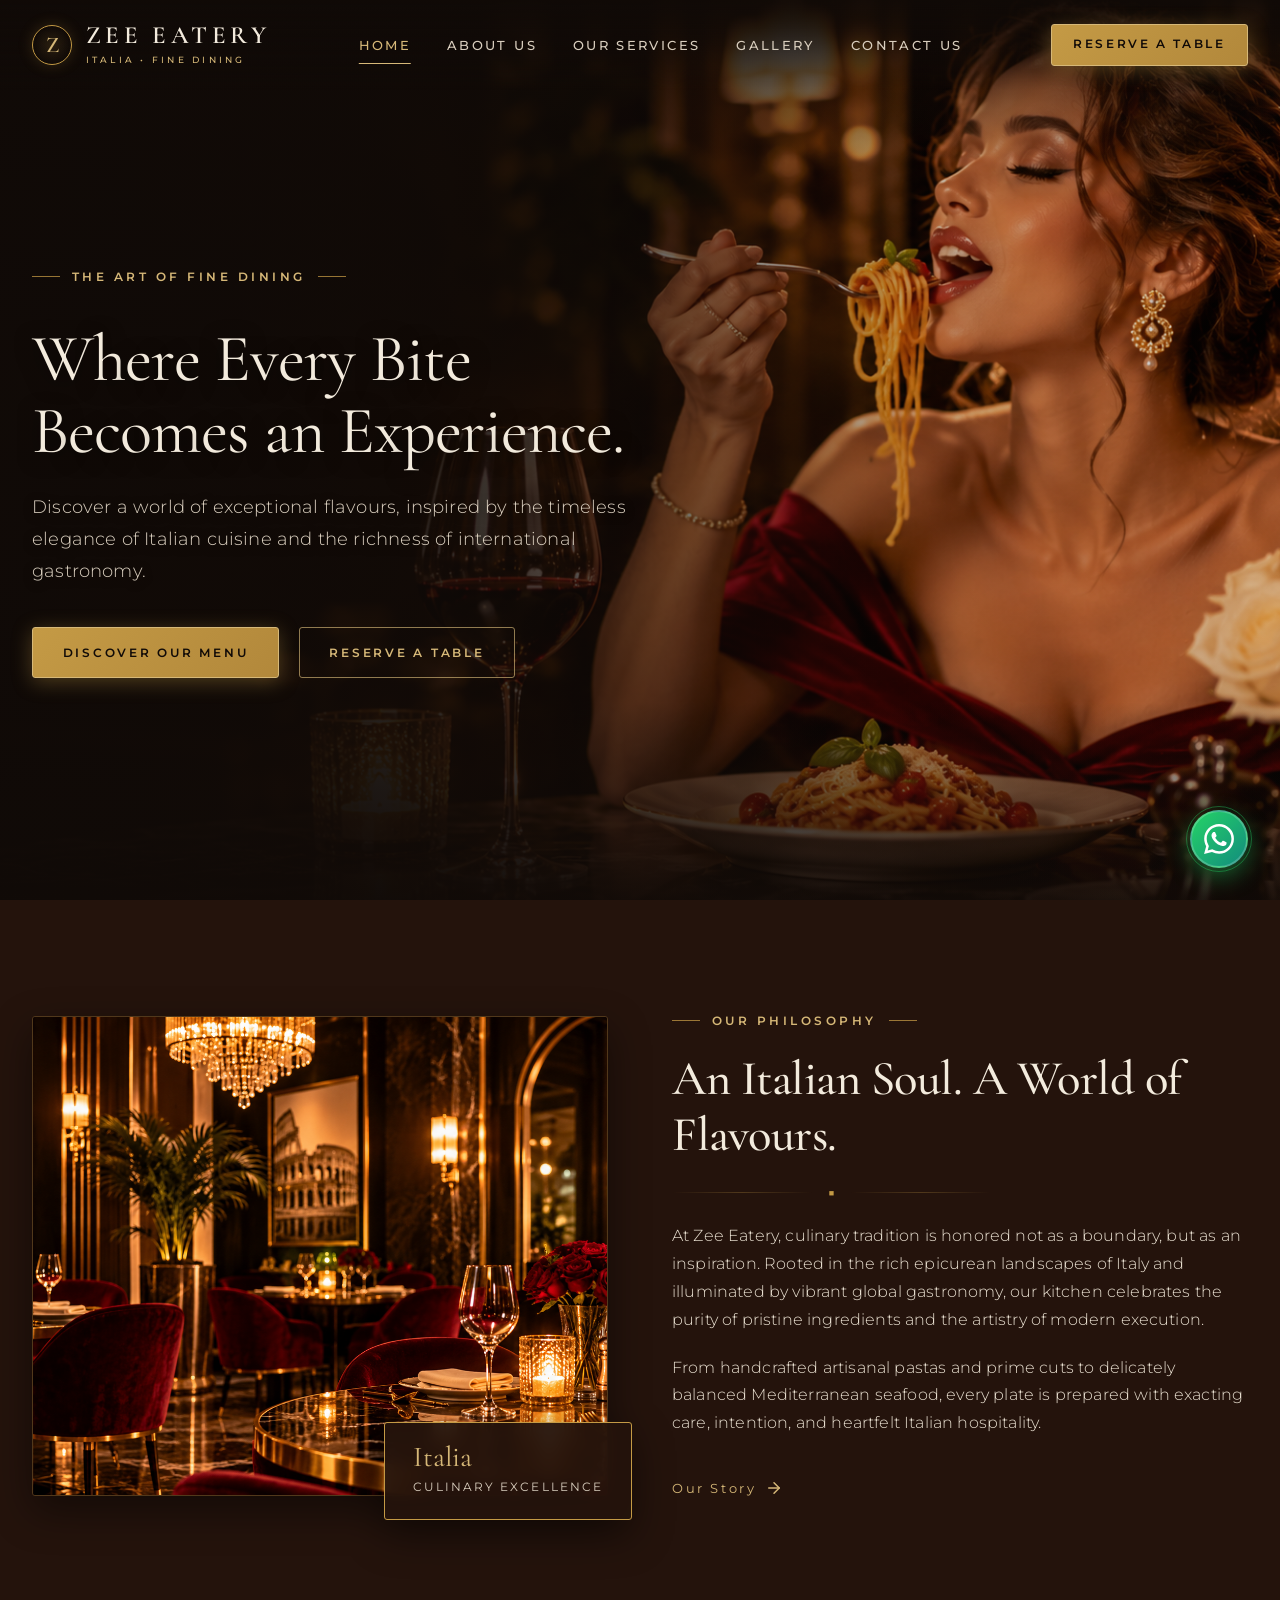
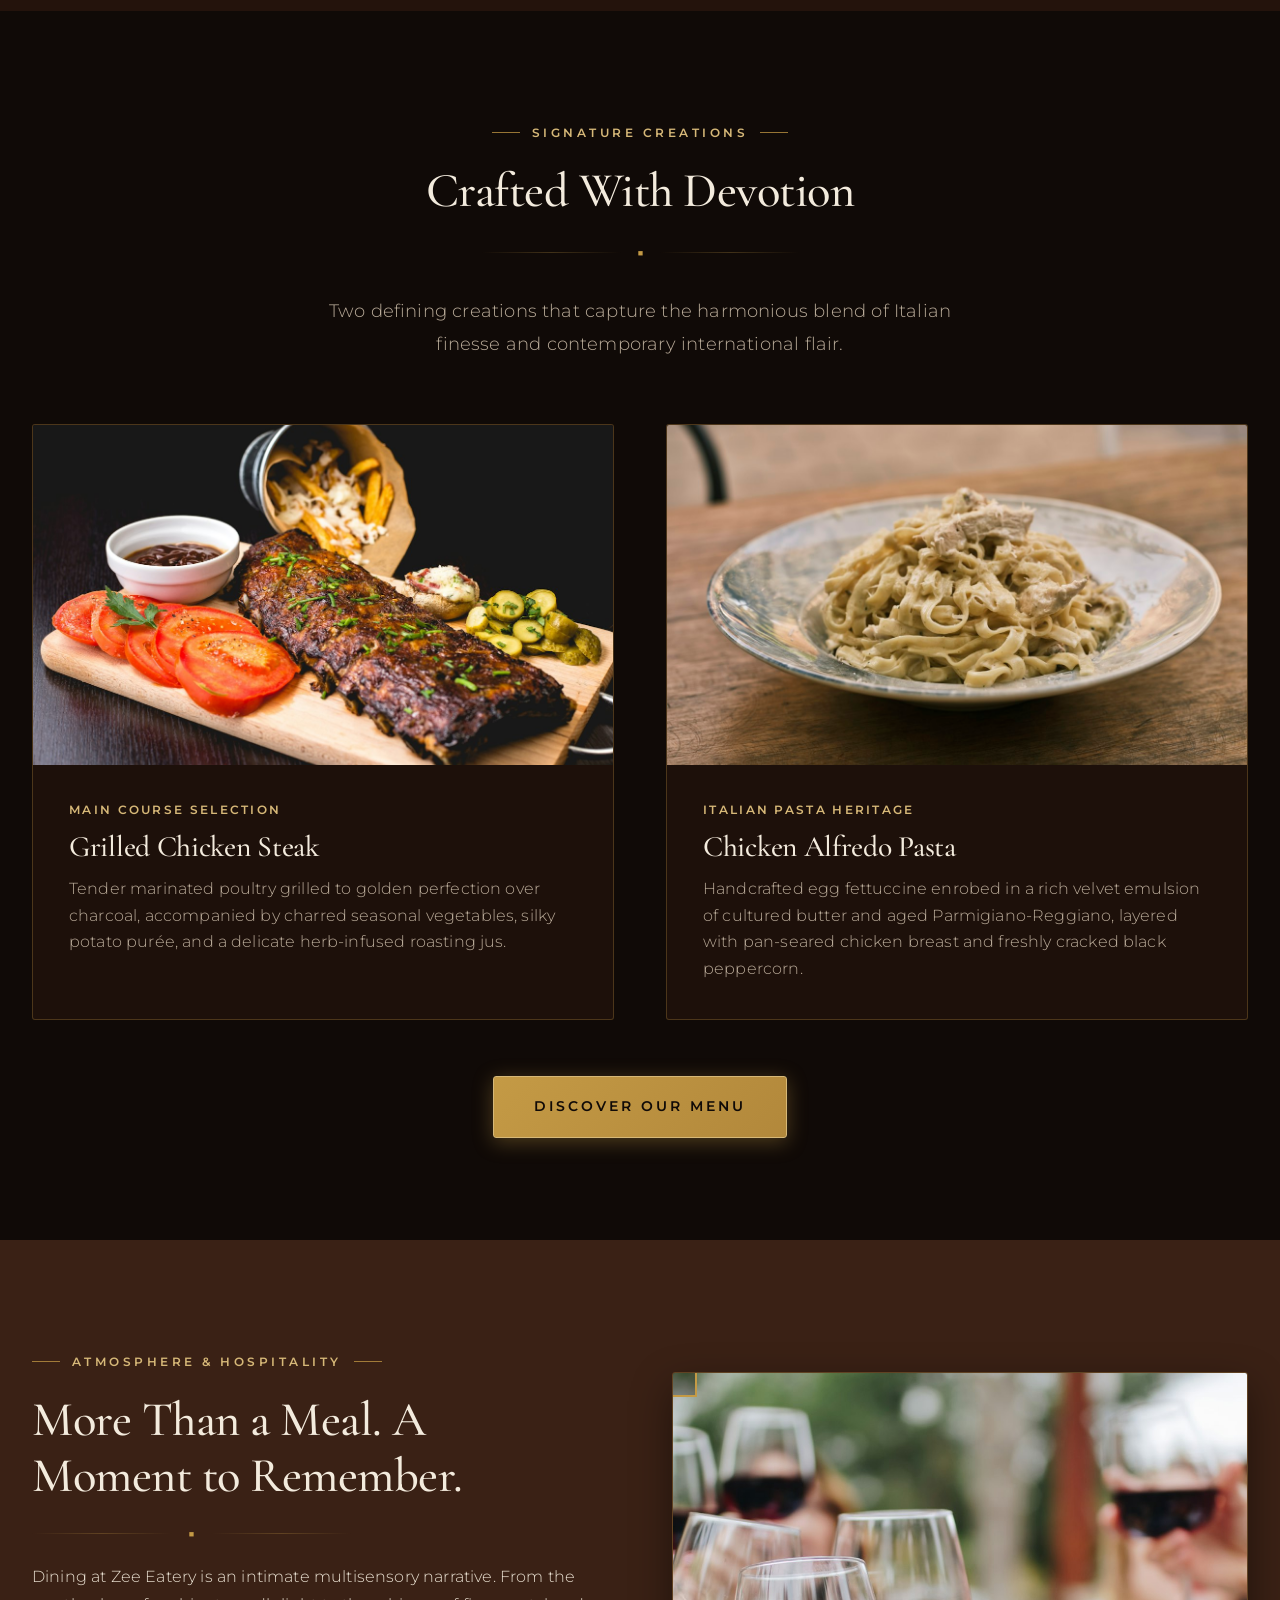
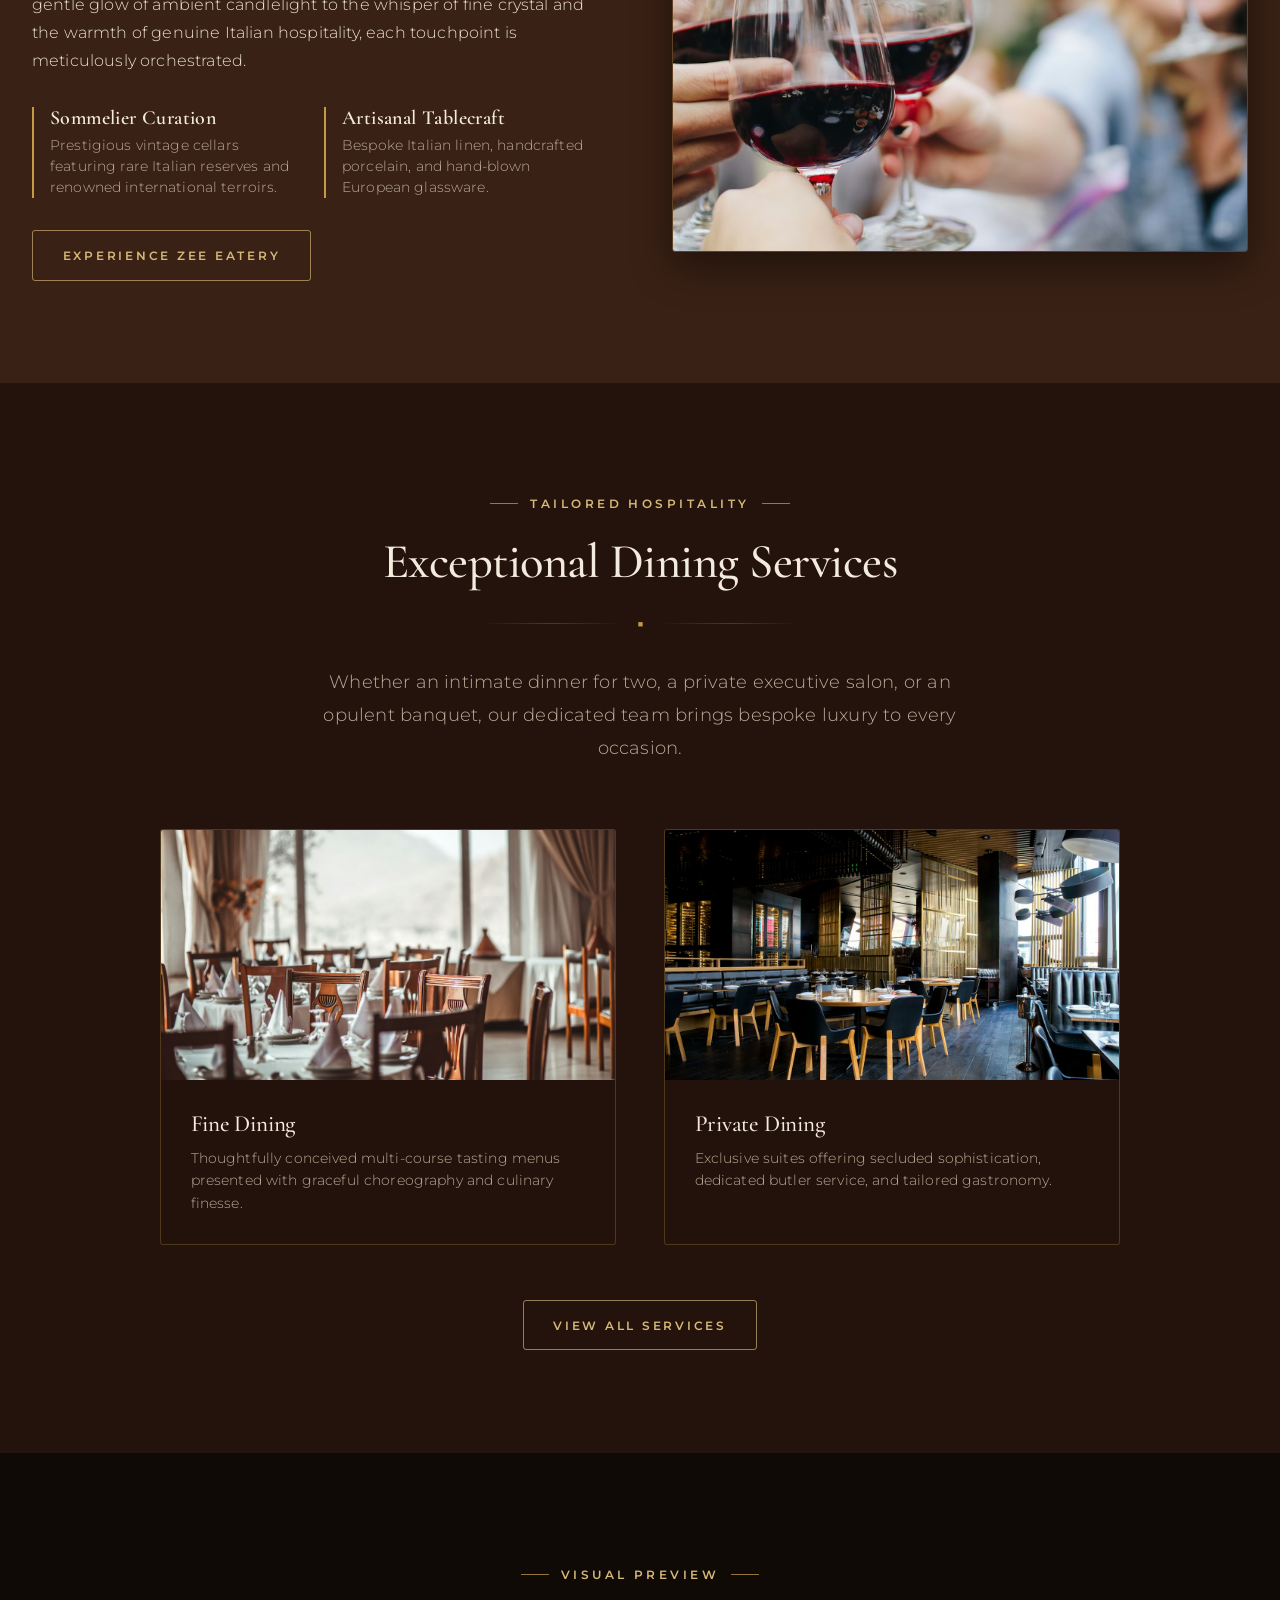
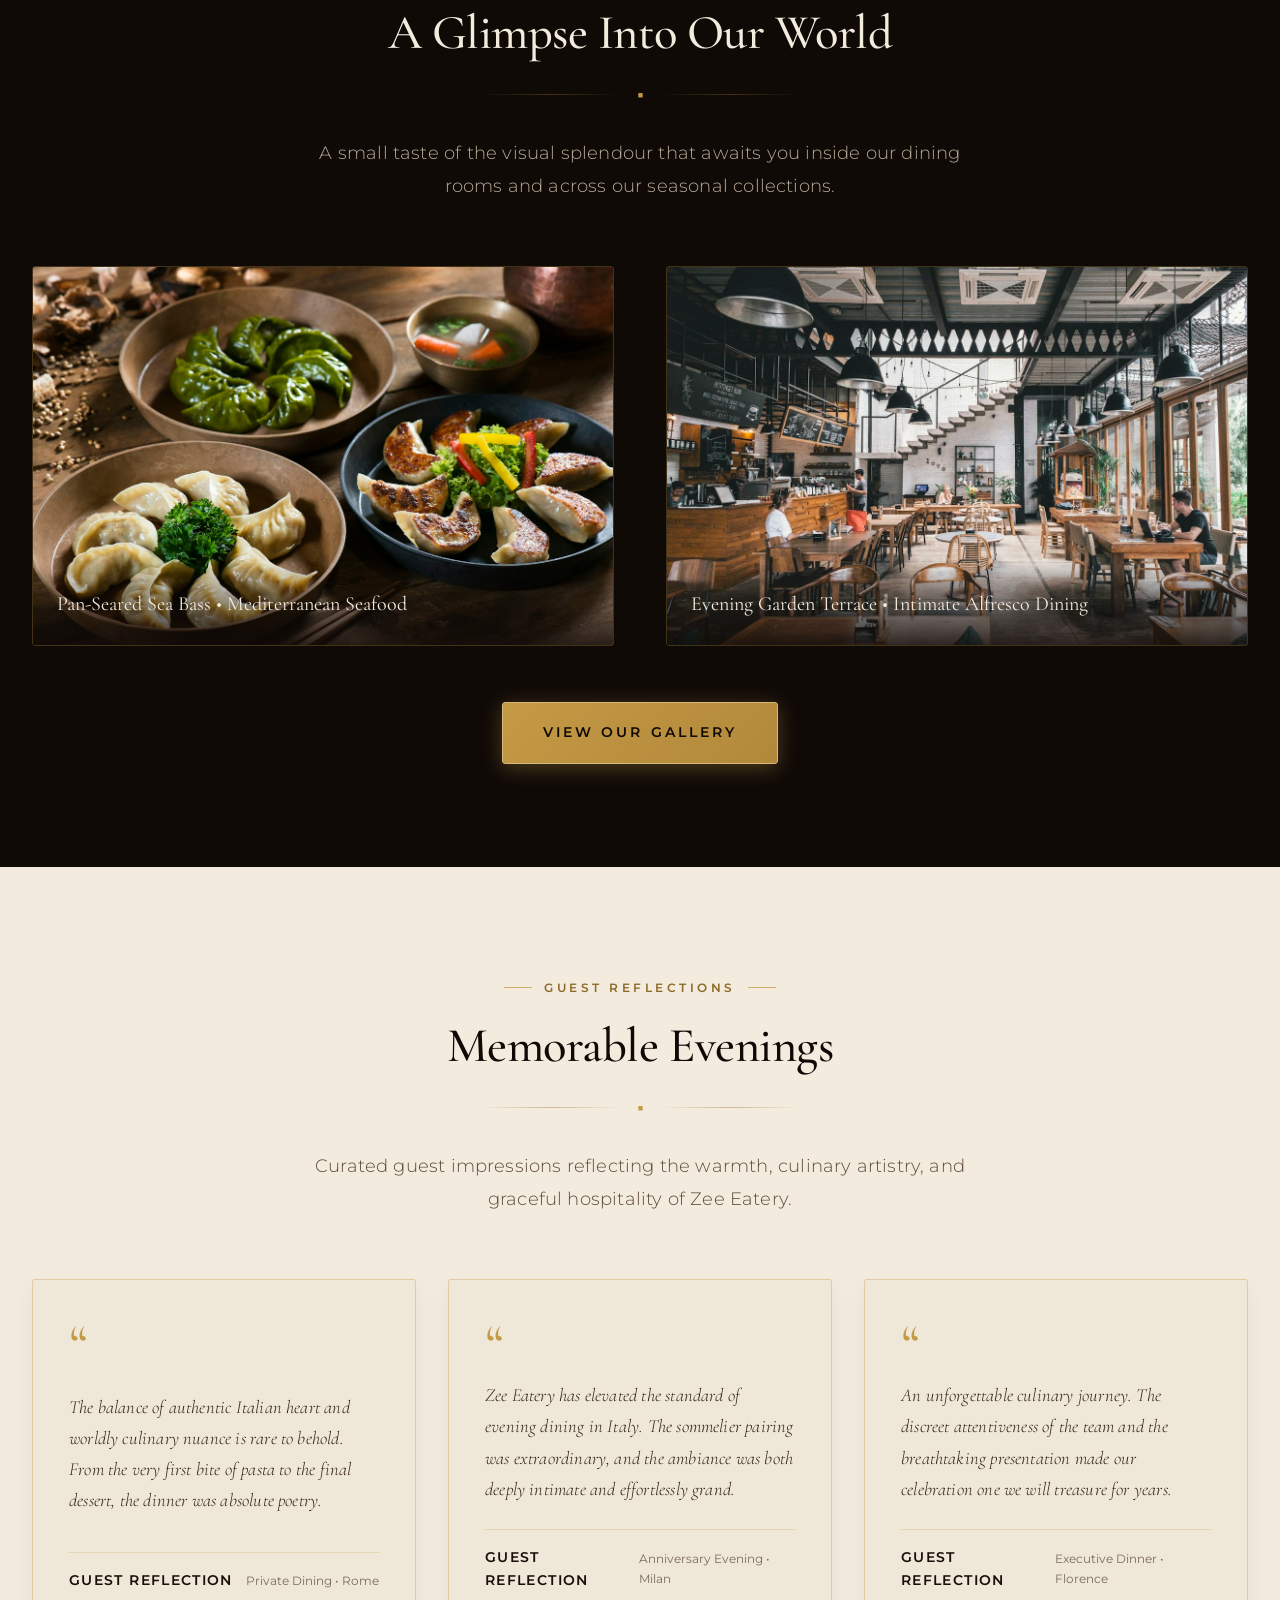
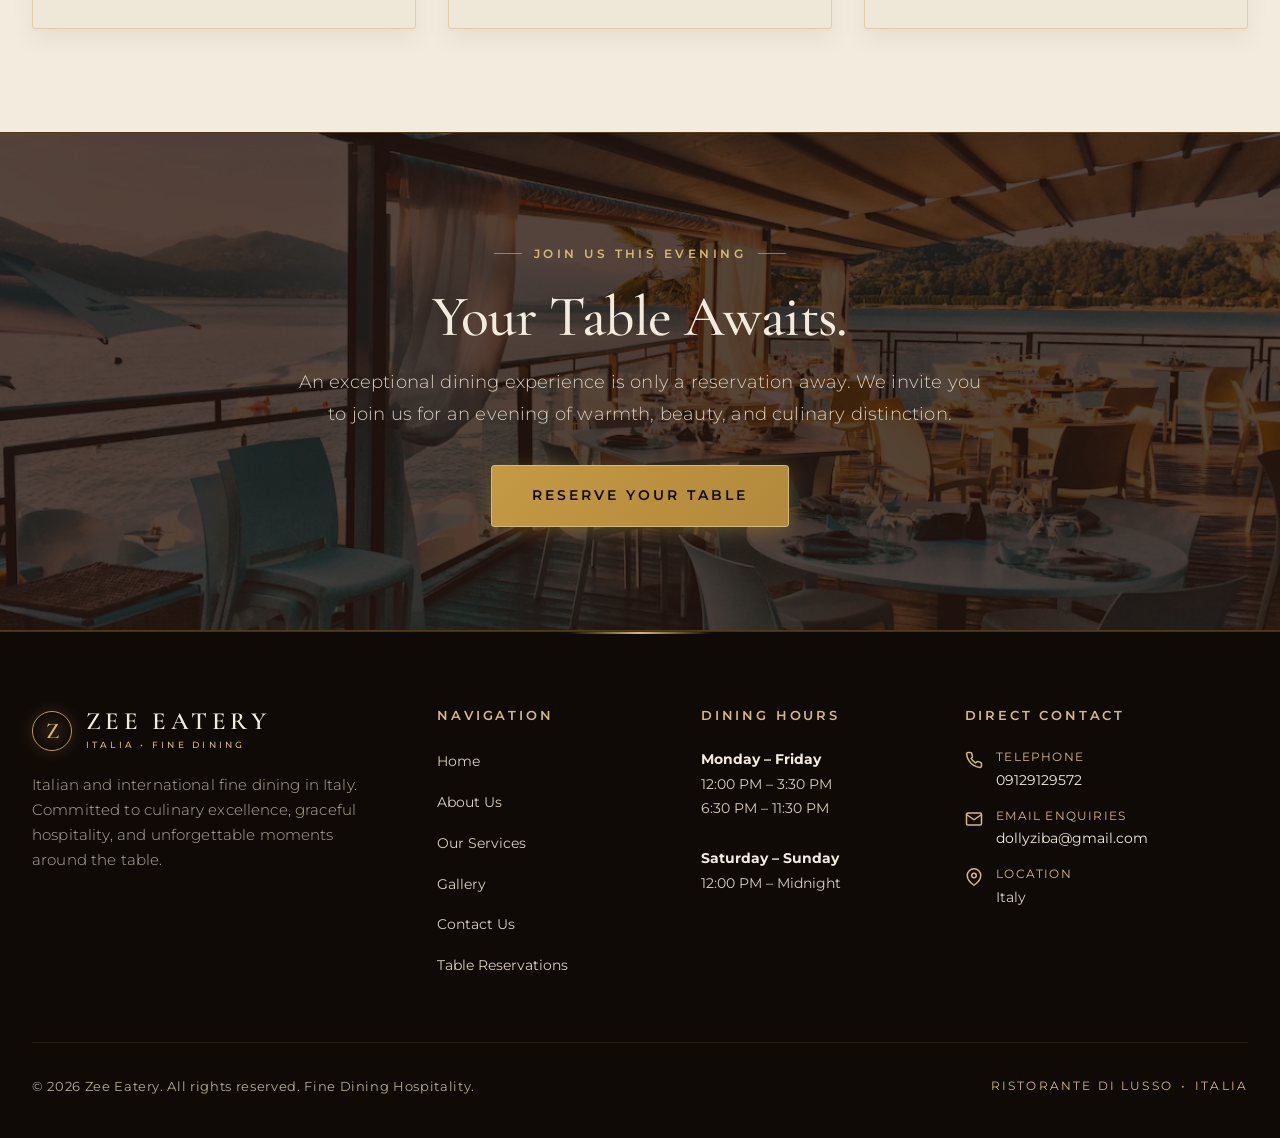
<file: index.html>
<!DOCTYPE html>
<html lang="en">
<head>
  <meta charset="UTF-8">
  <meta name="viewport" content="width=device-width, initial-scale=1.0">
  <title>Zee Eatery — Italian & International Fine Dining | Italy</title>
  <meta name="description" content="Welcome to Zee Eatery, an Italian and international fine-dining destination in Italy. Where culinary passion meets timeless elegance.">
  <link rel="icon" type="image/svg+xml" href="data:image/svg+xml,<svg xmlns='http://www.w3.org/2000/svg' viewBox='0 0 100 100'><circle cx='50' cy='50' r='48' stroke='%23C49A45' stroke-width='4' fill='%23100A07'/><text x='50' y='64' font-family='serif' font-size='48' font-weight='bold' fill='%23D6B878' text-anchor='middle'>Z</text></svg>">
  <script>
    // Ensure trailing slash on directory URLs so relative paths resolve cleanly on GitHub Pages
    if (window.location.hostname.includes('github.io') && 
        !window.location.pathname.endsWith('/') && 
        !window.location.pathname.split('/').pop().includes('.')) {
      window.location.replace(window.location.pathname + '/' + window.location.search + window.location.hash);
    }
  </script>
  <!-- Preconnect and Google Fonts -->
  <link rel="preconnect" href="https://fonts.googleapis.com">
  <link rel="preconnect" href="https://fonts.gstatic.com" crossorigin>
  <link rel="stylesheet" href="https://fonts.googleapis.com/css2?family=Cormorant+Garamond:ital,wght@0,300;0,400;0,500;0,600;0,700;1,400;1,500;1,600&family=Manrope:wght@300;400;500;600;700&family=Montserrat:wght@300;400;500;600;700&display=swap">

  <!-- Core Luxury Stylesheets -->
  <link rel="stylesheet" href="css/luxury-tokens.css?v=2.0">
  <link rel="stylesheet" href="css/base.css?v=2.0">
  <link rel="stylesheet" href="css/components.css?v=2.0">
  <link rel="stylesheet" href="css/animations.css?v=2.0">
  <link rel="stylesheet" href="css/pages.css?v=2.0">
  <base id="zee-base" href="https://dollyziba-web.github.io/porta/">
  <script id="zee-base-script">
    if (window.location.hostname === 'localhost' || window.location.hostname === '127.0.0.1') {
      var b = document.getElementById('zee-base');
      if (b) b.setAttribute('href', '/');
    }
  </script>
  <style id="zee-inline-styles">
/* ==========================================================================
   ZEE EATERY — LUXURY DESIGN SYSTEM TOKENS
   Italian & International Fine Dining • Italy
   ========================================================================== */

:root {
  /* Brand Core Color Palette */
  --color-espresso: #100A07;
  --color-rich-brown: #24130C;
  --color-chocolate: #3A2115;
  --color-mocha-deep: #1A0F09;
  --color-warm-ebony: #150D09;
  --color-slate-dark: #1E120B;

  /* Gold Accents & Highlights */
  --color-antique-gold: #C49A45;
  --color-champagne-gold: #D6B878;
  --color-pale-gold: #E8D3A7;
  --color-deep-gold: #9E7A31;
  --color-gold-glow: rgba(196, 154, 69, 0.35);
  --color-gold-border: rgba(196, 154, 69, 0.28);
  --color-gold-border-light: rgba(214, 184, 120, 0.18);
  --color-gold-border-bright: rgba(214, 184, 120, 0.65);

  /* Light & Text Colors */
  --color-warm-ivory: #F3EBDD;
  --color-cream: #FAF6F0;
  --color-muted-sand: #D9CEBE;
  --color-soft-gray: #A89B8C;
  --color-text-dark: #100A07;
  --color-text-body: #E8DFD0;
  --color-text-muted: #B8AA98;

  /* Background Variations for Sections */
  --bg-espresso: #100A07;
  --bg-rich-brown: #24130C;
  --bg-chocolate: #3A2115;
  --bg-warm-ivory: #F3EBDD;
  --bg-card-dark: rgba(36, 19, 12, 0.7);
  --bg-card-hover: rgba(58, 33, 21, 0.85);
  --bg-glass-espresso: rgba(16, 10, 7, 0.85);

  /* Typography */
  --font-serif: 'Cormorant Garamond', Garamond, 'Playfair Display', Georgia, serif;
  --font-sans: 'Montserrat', 'Manrope', -apple-system, BlinkMacSystemFont, 'Segoe UI', Roboto, sans-serif;

  /* Transitions */
  --transition-fast: 0.25s cubic-bezier(0.25, 0.46, 0.45, 0.94);
  --transition-medium: 0.45s cubic-bezier(0.16, 1, 0.3, 1);
  --transition-slow: 0.75s cubic-bezier(0.16, 1, 0.3, 1);
  --transition-luxury: 0.6s cubic-bezier(0.22, 1, 0.36, 1);

  /* Spacing */
  --spacing-xs: 0.25rem;
  --spacing-sm: 0.5rem;
  --spacing-md: 1rem;
  --spacing-lg: 1.5rem;
  --spacing-xl: 2.5rem;
  --spacing-2xl: 4rem;
  --spacing-3xl: 6rem;
  --spacing-4xl: 8rem;

  /* Layout */
  --container-max: 1320px;
  --container-narrow: 1080px;
  --navbar-height: 90px;
  --navbar-height-scrolled: 76px;

  /* Shadows */
  --shadow-subtle: 0 8px 30px rgba(0, 0, 0, 0.35);
  --shadow-card: 0 15px 40px rgba(0, 0, 0, 0.45);
  --shadow-gold-glow: 0 0 25px rgba(196, 154, 69, 0.25);
  --shadow-gold-button: 0 4px 20px rgba(196, 154, 69, 0.35);
  --shadow-lightbox: 0 25px 60px rgba(0, 0, 0, 0.85);

  /* Radius */
  --radius-sm: 3px;
  --radius-md: 6px;
  --radius-lg: 12px;
  --radius-pill: 9999px;

  /* Z-Indices */
  --z-below: -1;
  --z-base: 1;
  --z-nav: 100;
  --z-mobile-menu: 110;
  --z-floating: 120;
  --z-modal: 150;
  --z-toast: 200;
}

/* ==========================================================================
   ZEE EATERY — BASE STYLES & LUXURY TYPOGRAPHY
   ========================================================================== */

@import url('https://fonts.googleapis.com/css2?family=Cormorant+Garamond:ital,wght@0,300;0,400;0,500;0,600;0,700;1,400;1,500;1,600&family=Manrope:wght@300;400;500;600;700&family=Montserrat:wght@300;400;500;600;700&display=swap');

*, *::before, *::after {
  box-sizing: border-box;
  margin: 0;
  padding: 0;
}

html {
  font-size: 16px;
  scroll-behavior: smooth;
  -webkit-text-size-adjust: 100%;
  text-rendering: optimizeLegibility;
  -webkit-font-smoothing: antialiased;
  -moz-osx-font-smoothing: grayscale;
  background-color: var(--color-espresso);
}

body {
  font-family: var(--font-sans);
  font-weight: 400;
  line-height: 1.7;
  color: var(--color-text-body);
  background-color: var(--color-espresso);
  overflow-x: hidden;
  position: relative;
  min-height: 100vh;
}

/* Custom Luxury Scrollbar */
::-webkit-scrollbar {
  width: 9px;
}
::-webkit-scrollbar-track {
  background: var(--color-espresso);
}
::-webkit-scrollbar-thumb {
  background: linear-gradient(180deg, var(--color-antique-gold) 0%, var(--color-chocolate) 100%);
  border-radius: 4px;
  border: 2px solid var(--color-espresso);
}
::-webkit-scrollbar-thumb:hover {
  background: var(--color-champagne-gold);
}

/* Text Selection */
::selection {
  background-color: var(--color-antique-gold);
  color: var(--color-espresso);
}
::-moz-selection {
  background-color: var(--color-antique-gold);
  color: var(--color-espresso);
}

/* Base Headings */
h1, h2, h3, h4, h5, h6 {
  font-family: var(--font-serif);
  font-weight: 500;
  line-height: 1.15;
  color: var(--color-warm-ivory);
  letter-spacing: -0.01em;
}

h1 {
  font-size: clamp(2.5rem, 5.5vw, 4.5rem);
  font-weight: 500;
  line-height: 1.08;
}

h2 {
  font-size: clamp(2rem, 3.8vw, 3.25rem);
  font-weight: 500;
  line-height: 1.15;
}

h3 {
  font-size: clamp(1.4rem, 2.2vw, 2rem);
  font-weight: 500;
  line-height: 1.25;
}

h4 {
  font-size: clamp(1.15rem, 1.5vw, 1.45rem);
  font-weight: 600;
  letter-spacing: 0.02em;
}

p {
  margin-bottom: 1.25rem;
  font-size: 1.025rem;
  color: var(--color-text-body);
  font-weight: 300;
  letter-spacing: 0.01em;
}

p:last-child {
  margin-bottom: 0;
}

a {
  color: inherit;
  text-decoration: none;
  transition: color var(--transition-fast);
}

img {
  max-width: 100%;
  height: auto;
  display: block;
}

button {
  font-family: inherit;
  cursor: pointer;
  border: none;
  background: none;
  outline: none;
}

ul, ol {
  list-style: none;
}

/* Layout Containers */
.container {
  width: 100%;
  max-width: var(--container-max);
  margin-left: auto;
  margin-right: auto;
  padding-left: 2rem;
  padding-right: 2rem;
}

.container-narrow {
  max-width: var(--container-narrow);
}

.container-wide {
  max-width: 1480px;
}

/* Section Containers & Backgrounds */
.section {
  position: relative;
  padding-top: clamp(4.5rem, 8vw, 7.5rem);
  padding-bottom: clamp(4.5rem, 8vw, 7.5rem);
  overflow: hidden;
}

.section-dense {
  padding-top: clamp(3rem, 5vw, 5rem);
  padding-bottom: clamp(3rem, 5vw, 5rem);
}

/* Intentional Background Variations as requested by prompt */
.bg-espresso {
  background-color: var(--color-espresso);
  color: var(--color-text-body);
}

.bg-rich-brown {
  background-color: var(--color-rich-brown);
  color: var(--color-text-body);
}

.bg-chocolate {
  background-color: var(--color-chocolate);
  color: var(--color-text-body);
}

.bg-warm-ivory {
  background-color: var(--color-warm-ivory);
  color: var(--color-espresso);
}

.bg-warm-ivory h1,
.bg-warm-ivory h2,
.bg-warm-ivory h3,
.bg-warm-ivory h4 {
  color: var(--color-espresso);
}

.bg-warm-ivory p {
  color: #38251C;
}

.bg-warm-ivory .gold-eyebrow {
  color: #8C6A28;
}

.bg-warm-ivory .gold-divider::before,
.bg-warm-ivory .gold-divider::after {
  background: linear-gradient(90deg, transparent, rgba(140, 106, 40, 0.4), transparent);
}

/* Decorative Gold Eyebrows */
.gold-eyebrow {
  display: inline-flex;
  align-items: center;
  gap: 0.75rem;
  font-family: var(--font-sans);
  font-size: 0.78rem;
  font-weight: 600;
  text-transform: uppercase;
  letter-spacing: 0.28em;
  color: var(--color-champagne-gold);
  margin-bottom: 1.25rem;
}

.gold-eyebrow::before,
.gold-eyebrow::after {
  content: '';
  display: inline-block;
  width: 28px;
  height: 1px;
  background: var(--color-antique-gold);
  opacity: 0.75;
}

.gold-eyebrow.no-after::after {
  display: none;
}

/* Subtle Gold Divider */
.gold-divider {
  display: flex;
  align-items: center;
  justify-content: center;
  gap: 1rem;
  margin: 1.5rem 0 2rem;
}

.gold-divider::before,
.gold-divider::after {
  content: '';
  flex: 1;
  max-width: 140px;
  height: 1px;
  background: linear-gradient(90deg, transparent, var(--color-gold-border), transparent);
}

.gold-divider-diamond {
  color: var(--color-antique-gold);
  font-size: 0.7rem;
  transform: rotate(45deg);
  display: inline-block;
}

/* Header Text Alignments */
.text-center {
  text-align: center;
}

.text-center .gold-eyebrow {
  justify-content: center;
}

.section-header {
  margin-bottom: clamp(2.5rem, 5vw, 4.5rem);
}

.section-header p.subtitle {
  font-size: 1.15rem;
  color: var(--color-text-muted);
  max-width: 680px;
  margin: 1rem auto 0;
  line-height: 1.8;
}

/* Accessibility */
.sr-only {
  position: absolute;
  width: 1px;
  height: 1px;
  padding: 0;
  margin: -1px;
  overflow: hidden;
  clip: rect(0, 0, 0, 0);
  white-space: nowrap;
  border-width: 0;
}

:focus-visible {
  outline: 2px solid var(--color-champagne-gold);
  outline-offset: 3px;
}

/* ==========================================================================
   ZEE EATERY — LUXURY COMPONENTS
   ========================================================================== */

/* --------------------------------------------------------------------------
   1. NAVIGATION BAR
   -------------------------------------------------------------------------- */
.site-header {
  position: fixed;
  top: 0;
  left: 0;
  right: 0;
  height: var(--navbar-height);
  z-index: var(--z-nav);
  transition: all var(--transition-medium);
  background: linear-gradient(180deg, rgba(16, 10, 7, 0.75) 0%, rgba(16, 10, 7, 0) 100%);
  display: flex;
  align-items: center;
}

.site-header.scrolled {
  height: var(--navbar-height-scrolled);
  background: rgba(16, 10, 7, 0.95);
  backdrop-filter: blur(14px);
  -webkit-backdrop-filter: blur(14px);
  border-bottom: 1px solid var(--color-gold-border);
  box-shadow: 0 10px 30px rgba(0, 0, 0, 0.5);
}

.nav-container {
  display: flex;
  align-items: center;
  justify-content: space-between;
  width: 100%;
}

/* Brand Logo */
.brand-logo {
  display: flex;
  align-items: center;
  gap: 0.85rem;
  text-decoration: none;
}

.logo-symbol {
  width: 40px;
  height: 40px;
  border: 1px solid var(--color-antique-gold);
  border-radius: 50%;
  display: flex;
  align-items: center;
  justify-content: center;
  color: var(--color-champagne-gold);
  font-family: var(--font-serif);
  font-size: 1.4rem;
  font-weight: 600;
  background: radial-gradient(circle, rgba(196, 154, 69, 0.15) 0%, transparent 70%);
  box-shadow: 0 0 15px rgba(196, 154, 69, 0.2);
  transition: all var(--transition-fast);
}

.brand-logo:hover .logo-symbol {
  transform: scale(1.05);
  border-color: var(--color-champagne-gold);
  box-shadow: 0 0 20px rgba(214, 184, 120, 0.4);
}

.logo-text-group {
  display: flex;
  flex-direction: column;
}

.logo-title {
  font-family: var(--font-serif);
  font-size: 1.55rem;
  font-weight: 600;
  letter-spacing: 0.18em;
  color: var(--color-warm-ivory);
  line-height: 1;
}

.logo-sub {
  font-family: var(--font-sans);
  font-size: 0.58rem;
  letter-spacing: 0.35em;
  color: var(--color-champagne-gold);
  text-transform: uppercase;
  margin-top: 0.25rem;
  font-weight: 500;
}

/* Nav Links */
.nav-menu {
  display: flex;
  align-items: center;
  gap: 2.25rem;
}

.nav-link {
  font-family: var(--font-sans);
  font-size: 0.82rem;
  font-weight: 500;
  text-transform: uppercase;
  letter-spacing: 0.18em;
  color: var(--color-muted-sand);
  position: relative;
  padding: 0.5rem 0;
  transition: color var(--transition-fast);
}

.nav-link::after {
  content: '';
  position: absolute;
  bottom: 0;
  left: 50%;
  width: 0;
  height: 1.5px;
  background: var(--color-champagne-gold);
  transition: all var(--transition-fast);
  transform: translateX(-50%);
}

.nav-link:hover,
.nav-link.active {
  color: var(--color-champagne-gold);
}

.nav-link:hover::after,
.nav-link.active::after {
  width: 100%;
}

/* Nav Action */
.nav-actions {
  display: flex;
  align-items: center;
  gap: 1.25rem;
}

/* Hamburger Toggle Button */
.nav-toggle {
  display: none;
  flex-direction: column;
  justify-content: space-between;
  width: 32px;
  height: 22px;
  background: transparent;
  cursor: pointer;
  z-index: var(--z-mobile-menu);
  padding: 0;
}

.nav-toggle span {
  display: block;
  width: 100%;
  height: 2px;
  background-color: var(--color-warm-ivory);
  transition: all var(--transition-fast);
}

.nav-toggle.active span:nth-child(1) {
  transform: translateY(10px) rotate(45deg);
  background-color: var(--color-champagne-gold);
}

.nav-toggle.active span:nth-child(2) {
  opacity: 0;
}

.nav-toggle.active span:nth-child(3) {
  transform: translateY(-10px) rotate(-45deg);
  background-color: var(--color-champagne-gold);
}

/* Mobile Drawer */
.mobile-menu {
  display: none;
  position: fixed;
  top: 0;
  left: 0;
  width: 100%;
  height: 100vh;
  background: rgba(16, 10, 7, 0.98);
  backdrop-filter: blur(20px);
  -webkit-backdrop-filter: blur(20px);
  z-index: var(--z-mobile-menu);
  flex-direction: column;
  justify-content: center;
  align-items: center;
  gap: 2rem;
  opacity: 0;
  pointer-events: none;
  transition: opacity var(--transition-medium);
}

.mobile-menu.open {
  opacity: 1;
  pointer-events: auto;
}

.mobile-nav-links {
  display: flex;
  flex-direction: column;
  align-items: center;
  gap: 1.5rem;
}

.mobile-nav-link {
  font-family: var(--font-serif);
  font-size: 2rem;
  font-weight: 500;
  color: var(--color-warm-ivory);
  letter-spacing: 0.05em;
  transition: color var(--transition-fast);
}

.mobile-nav-link.active,
.mobile-nav-link:hover {
  color: var(--color-champagne-gold);
}

.mobile-menu-info {
  margin-top: 1.5rem;
  text-align: center;
  font-size: 0.9rem;
  color: var(--color-text-muted);
}

.mobile-menu-info a {
  color: var(--color-champagne-gold);
  display: block;
  margin-top: 0.4rem;
}

/* --------------------------------------------------------------------------
   2. LUXURY BUTTONS
   -------------------------------------------------------------------------- */
.btn {
  display: inline-flex;
  align-items: center;
  justify-content: center;
  gap: 0.65rem;
  padding: 0.85rem 1.85rem;
  font-family: var(--font-sans);
  font-size: 0.78rem;
  font-weight: 600;
  letter-spacing: 0.22em;
  text-transform: uppercase;
  border-radius: var(--radius-sm);
  transition: all var(--transition-fast);
  position: relative;
  overflow: hidden;
  text-decoration: none;
  cursor: pointer;
  white-space: nowrap;
}

.btn-gold {
  background: linear-gradient(135deg, var(--color-antique-gold) 0%, #B2883B 100%);
  color: var(--color-espresso);
  border: 1px solid var(--color-champagne-gold);
  box-shadow: var(--shadow-gold-button);
}

.btn-gold::before {
  content: '';
  position: absolute;
  top: 0;
  left: -100%;
  width: 100%;
  height: 100%;
  background: linear-gradient(90deg, transparent, rgba(255, 255, 255, 0.3), transparent);
  transition: left 0.6s ease;
}

.btn-gold:hover {
  background: linear-gradient(135deg, var(--color-champagne-gold) 0%, var(--color-antique-gold) 100%);
  transform: translateY(-2px);
  box-shadow: 0 6px 25px rgba(196, 154, 69, 0.5);
  color: #0A0604;
}

.btn-gold:hover::before {
  left: 100%;
}

.btn-outline-gold {
  background: transparent;
  color: var(--color-champagne-gold);
  border: 1px solid var(--color-gold-border-bright);
}

.btn-outline-gold:hover {
  background: var(--color-antique-gold);
  color: var(--color-espresso);
  border-color: var(--color-antique-gold);
  transform: translateY(-2px);
  box-shadow: 0 4px 20px rgba(196, 154, 69, 0.35);
}

.btn-text-gold {
  padding: 0.5rem 0;
  background: transparent;
  color: var(--color-champagne-gold);
  font-size: 0.82rem;
  letter-spacing: 0.2em;
  display: inline-flex;
  align-items: center;
  gap: 0.5rem;
  border-bottom: 1px solid transparent;
}

.btn-text-gold:hover {
  color: var(--color-pale-gold);
  border-bottom-color: var(--color-pale-gold);
}

.btn-text-gold svg {
  transition: transform var(--transition-fast);
}

.btn-text-gold:hover svg {
  transform: translateX(4px);
}

.btn-sm {
  padding: 0.65rem 1.35rem;
  font-size: 0.72rem;
}

.btn-lg {
  padding: 1.15rem 2.5rem;
  font-size: 0.86rem;
}

/* --------------------------------------------------------------------------
   3. EDITORIAL IMAGE FRAMES & VISUALS
   -------------------------------------------------------------------------- */
.editorial-frame {
  position: relative;
  overflow: hidden;
  border-radius: var(--radius-sm);
  border: 1px solid var(--color-gold-border);
  box-shadow: var(--shadow-card);
}

.editorial-frame img {
  width: 100%;
  height: 100%;
  object-fit: cover;
  transition: transform var(--transition-slow);
}

.editorial-frame:hover img {
  transform: scale(1.04);
}

.editorial-frame::after {
  content: '';
  position: absolute;
  inset: 0;
  pointer-events: none;
  box-shadow: inset 0 0 40px rgba(16, 10, 7, 0.4);
}

/* Decorative Gold Corner accents */
.frame-corner-gold {
  position: relative;
}

.frame-corner-gold::before,
.frame-corner-gold::after {
  content: '';
  position: absolute;
  width: 24px;
  height: 24px;
  pointer-events: none;
  z-index: 2;
  transition: all var(--transition-fast);
}

.frame-corner-gold::before {
  top: -6px;
  left: -6px;
  border-top: 2px solid var(--color-antique-gold);
  border-left: 2px solid var(--color-antique-gold);
}

.frame-corner-gold::after {
  bottom: -6px;
  right: -6px;
  border-bottom: 2px solid var(--color-antique-gold);
  border-right: 2px solid var(--color-antique-gold);
}

.frame-corner-gold:hover::before {
  top: -9px;
  left: -9px;
  border-color: var(--color-champagne-gold);
}

.frame-corner-gold:hover::after {
  bottom: -9px;
  right: -9px;
  border-color: var(--color-champagne-gold);
}

/* --------------------------------------------------------------------------
   4. LUXURY CARDS
   -------------------------------------------------------------------------- */
.luxury-card {
  background: var(--bg-card-dark);
  border: 1px solid var(--color-gold-border);
  border-radius: var(--radius-sm);
  padding: 2.25rem;
  transition: all var(--transition-medium);
  display: flex;
  flex-direction: column;
  position: relative;
}

.luxury-card:hover {
  background: var(--bg-card-hover);
  border-color: var(--color-gold-border-bright);
  transform: translateY(-5px);
  box-shadow: var(--shadow-card), var(--shadow-gold-glow);
}

/* --------------------------------------------------------------------------
   5. GALLERY & LIGHTBOX
   -------------------------------------------------------------------------- */
.gallery-filter-bar {
  display: flex;
  flex-wrap: wrap;
  align-items: center;
  justify-content: center;
  gap: 0.75rem;
  margin-bottom: 3.5rem;
}

.filter-btn {
  padding: 0.65rem 1.45rem;
  font-family: var(--font-sans);
  font-size: 0.78rem;
  font-weight: 500;
  letter-spacing: 0.15em;
  text-transform: uppercase;
  color: var(--color-muted-sand);
  background: rgba(36, 19, 12, 0.6);
  border: 1px solid var(--color-gold-border);
  border-radius: var(--radius-pill);
  transition: all var(--transition-fast);
  cursor: pointer;
}

.filter-btn:hover {
  color: var(--color-warm-ivory);
  border-color: var(--color-champagne-gold);
  background: rgba(58, 33, 21, 0.8);
}

.filter-btn.active {
  color: var(--color-espresso);
  background: var(--color-champagne-gold);
  border-color: var(--color-champagne-gold);
  box-shadow: 0 4px 15px rgba(196, 154, 69, 0.3);
  font-weight: 600;
}

.gallery-grid {
  display: grid;
  grid-template-columns: repeat(auto-fill, minmax(340px, 1fr));
  gap: 1.75rem;
}

.gallery-item {
  position: relative;
  border-radius: var(--radius-sm);
  overflow: hidden;
  border: 1px solid var(--color-gold-border);
  background: var(--color-rich-brown);
  aspect-ratio: 4/3;
  cursor: pointer;
  transition: all var(--transition-medium);
}

.gallery-item.hide {
  display: none;
}

.gallery-item img {
  width: 100%;
  height: 100%;
  object-fit: cover;
  transition: transform var(--transition-slow);
}

.gallery-item:hover img {
  transform: scale(1.06);
}

.gallery-item-overlay {
  position: absolute;
  inset: 0;
  background: linear-gradient(180deg, rgba(16, 10, 7, 0.1) 0%, rgba(16, 10, 7, 0.85) 85%);
  display: flex;
  flex-direction: column;
  justify-content: flex-end;
  padding: 1.75rem;
  opacity: 0;
  transition: opacity var(--transition-fast);
}

.gallery-item:hover .gallery-item-overlay {
  opacity: 1;
}

.gallery-item-tag {
  font-family: var(--font-sans);
  font-size: 0.68rem;
  letter-spacing: 0.22em;
  text-transform: uppercase;
  color: var(--color-champagne-gold);
  font-weight: 600;
  margin-bottom: 0.35rem;
}

.gallery-item-title {
  font-family: var(--font-serif);
  font-size: 1.35rem;
  color: var(--color-warm-ivory);
  line-height: 1.2;
}

.gallery-item-desc {
  font-size: 0.85rem;
  color: var(--color-muted-sand);
  margin-top: 0.35rem;
  line-height: 1.4;
}

.gallery-zoom-icon {
  position: absolute;
  top: 1.25rem;
  right: 1.25rem;
  width: 36px;
  height: 36px;
  border-radius: 50%;
  background: rgba(16, 10, 7, 0.7);
  border: 1px solid var(--color-champagne-gold);
  display: flex;
  align-items: center;
  justify-content: center;
  color: var(--color-champagne-gold);
  opacity: 0;
  transform: translateY(-8px);
  transition: all var(--transition-fast);
}

.gallery-item:hover .gallery-zoom-icon {
  opacity: 1;
  transform: translateY(0);
}

/* Lightbox Modal */
.lightbox-modal {
  position: fixed;
  inset: 0;
  background: rgba(10, 6, 4, 0.96);
  backdrop-filter: blur(16px);
  -webkit-backdrop-filter: blur(16px);
  z-index: var(--z-modal);
  display: none;
  align-items: center;
  justify-content: center;
  padding: 2rem;
  opacity: 0;
  transition: opacity var(--transition-medium);
}

.lightbox-modal.open {
  display: flex;
  opacity: 1;
}

.lightbox-content-wrapper {
  position: relative;
  max-width: 1000px;
  width: 100%;
  max-height: 90vh;
  display: flex;
  flex-direction: column;
  align-items: center;
}

.lightbox-img-box {
  position: relative;
  max-height: 70vh;
  border-radius: var(--radius-sm);
  overflow: hidden;
  border: 1px solid var(--color-gold-border);
  box-shadow: var(--shadow-lightbox);
}

.lightbox-img-box img {
  max-height: 70vh;
  max-width: 100%;
  object-fit: contain;
  display: block;
}

.lightbox-caption-bar {
  margin-top: 1.25rem;
  text-align: center;
  width: 100%;
}

.lightbox-category {
  font-family: var(--font-sans);
  font-size: 0.72rem;
  letter-spacing: 0.25em;
  color: var(--color-champagne-gold);
  text-transform: uppercase;
  margin-bottom: 0.35rem;
}

.lightbox-title {
  font-family: var(--font-serif);
  font-size: 1.8rem;
  color: var(--color-warm-ivory);
}

.lightbox-desc {
  font-size: 0.95rem;
  color: var(--color-muted-sand);
  max-width: 650px;
  margin: 0.5rem auto 0;
}

.lightbox-counter {
  margin-top: 0.75rem;
  font-size: 0.8rem;
  letter-spacing: 0.2em;
  color: var(--color-antique-gold);
}

/* Lightbox Controls */
.lightbox-btn {
  position: absolute;
  top: 50%;
  transform: translateY(-50%);
  width: 48px;
  height: 48px;
  background: rgba(24, 13, 8, 0.8);
  border: 1px solid var(--color-gold-border);
  border-radius: 50%;
  color: var(--color-warm-ivory);
  display: flex;
  align-items: center;
  justify-content: center;
  cursor: pointer;
  transition: all var(--transition-fast);
  z-index: 10;
}

.lightbox-btn:hover {
  background: var(--color-antique-gold);
  color: var(--color-espresso);
  border-color: var(--color-antique-gold);
  box-shadow: 0 0 15px rgba(196, 154, 69, 0.4);
}

.lightbox-btn.prev {
  left: 2rem;
}

.lightbox-btn.next {
  right: 2rem;
}

.lightbox-close {
  position: absolute;
  top: 2rem;
  right: 2rem;
  width: 44px;
  height: 44px;
  border-radius: 50%;
  background: rgba(24, 13, 8, 0.8);
  border: 1px solid var(--color-gold-border);
  color: var(--color-warm-ivory);
  display: flex;
  align-items: center;
  justify-content: center;
  cursor: pointer;
  transition: all var(--transition-fast);
  z-index: 10;
}

.lightbox-close:hover {
  background: var(--color-antique-gold);
  color: var(--color-espresso);
  border-color: var(--color-antique-gold);
}

/* --------------------------------------------------------------------------
   6. LUXURY FORMS & INPUTS
   -------------------------------------------------------------------------- */
.luxury-form {
  display: grid;
  grid-template-columns: 1fr 1fr;
  gap: 1.5rem;
}

.form-full {
  grid-column: 1 / -1;
}

.form-group {
  position: relative;
  display: flex;
  flex-direction: column;
}

.form-label {
  font-family: var(--font-sans);
  font-size: 0.75rem;
  font-weight: 500;
  text-transform: uppercase;
  letter-spacing: 0.18em;
  color: var(--color-champagne-gold);
  margin-bottom: 0.5rem;
  display: flex;
  justify-content: space-between;
}

.form-input,
.form-select,
.form-textarea {
  width: 100%;
  padding: 0.95rem 1.15rem;
  font-family: var(--font-sans);
  font-size: 0.95rem;
  color: var(--color-warm-ivory);
  background-color: rgba(26, 15, 9, 0.7);
  border: 1px solid var(--color-gold-border);
  border-radius: var(--radius-sm);
  transition: all var(--transition-fast);
  outline: none;
}

.form-input:focus,
.form-select:focus,
.form-textarea:focus {
  border-color: var(--color-champagne-gold);
  box-shadow: 0 0 15px rgba(196, 154, 69, 0.25);
  background-color: rgba(36, 19, 12, 0.9);
}

.form-input::placeholder,
.form-textarea::placeholder {
  color: rgba(184, 170, 152, 0.5);
  font-size: 0.88rem;
}

.form-select {
  cursor: pointer;
  appearance: none;
  background-image: url("data:image/svg+xml,%3Csvg xmlns='http://www.w3.org/2000/svg' width='12' height='12' viewBox='0 0 24 24' fill='none' stroke='%23D6B878' stroke-width='2' stroke-linecap='round' stroke-linejoin='round'%3E%3Cpolyline points='6 9 12 15 18 9'%3E%3C/polyline%3E%3C/svg%3E");
  background-repeat: no-repeat;
  background-position: right 1.25rem center;
}

.form-select option {
  background-color: var(--color-rich-brown);
  color: var(--color-warm-ivory);
}

.form-textarea {
  min-height: 120px;
  resize: vertical;
}

.form-error {
  font-size: 0.75rem;
  color: #E57373;
  margin-top: 0.35rem;
  display: none;
}

.form-group.has-error .form-input,
.form-group.has-error .form-select,
.form-group.has-error .form-textarea {
  border-color: #E57373;
}

.form-group.has-error .form-error {
  display: block;
}

/* --------------------------------------------------------------------------
   7. FLOATING WHATSAPP BUTTON (ESSENTIAL REQUIREMENT)
   -------------------------------------------------------------------------- */
.whatsapp-float-btn {
  position: fixed;
  bottom: 2rem;
  right: 2rem;
  z-index: var(--z-floating);
  display: flex;
  align-items: center;
  gap: 0.75rem;
  text-decoration: none;
  cursor: pointer;
  transition: transform var(--transition-fast);
}

.whatsapp-float-icon-box {
  width: 58px;
  height: 58px;
  border-radius: 50%;
  background: linear-gradient(135deg, #25D366 0%, #128C7E 100%);
  display: flex;
  align-items: center;
  justify-content: center;
  color: #FFFFFF;
  box-shadow: 0 8px 25px rgba(37, 211, 102, 0.45);
  border: 2px solid rgba(255, 255, 255, 0.2);
  transition: all var(--transition-medium);
  position: relative;
}

.whatsapp-float-icon-box::before {
  content: '';
  position: absolute;
  inset: -6px;
  border-radius: 50%;
  border: 1px solid rgba(37, 211, 102, 0.4);
  animation: pulseGlow 2.5s infinite;
}

@keyframes pulseGlow {
  0% { transform: scale(0.95); opacity: 0.8; }
  50% { transform: scale(1.15); opacity: 0.2; }
  100% { transform: scale(0.95); opacity: 0.8; }
}

.whatsapp-float-btn:hover .whatsapp-float-icon-box {
  transform: scale(1.08);
  box-shadow: 0 10px 30px rgba(37, 211, 102, 0.6);
}

.whatsapp-tooltip {
  background: rgba(16, 10, 7, 0.95);
  color: var(--color-warm-ivory);
  border: 1px solid var(--color-gold-border);
  padding: 0.45rem 0.9rem;
  border-radius: var(--radius-pill);
  font-family: var(--font-sans);
  font-size: 0.75rem;
  font-weight: 500;
  letter-spacing: 0.1em;
  white-space: nowrap;
  box-shadow: 0 4px 15px rgba(0, 0, 0, 0.4);
  opacity: 0;
  transform: translateX(10px);
  pointer-events: none;
  transition: all var(--transition-fast);
}

.whatsapp-float-btn:hover .whatsapp-tooltip {
  opacity: 1;
  transform: translateX(0);
}

/* --------------------------------------------------------------------------
   8. TOAST NOTIFICATION
   -------------------------------------------------------------------------- */
.toast-container {
  position: fixed;
  bottom: 2rem;
  left: 2rem;
  z-index: var(--z-toast);
  display: flex;
  flex-direction: column;
  gap: 0.75rem;
  pointer-events: none;
}

.toast {
  background: rgba(24, 13, 8, 0.95);
  border: 1px solid var(--color-champagne-gold);
  border-radius: var(--radius-sm);
  padding: 1.15rem 1.65rem;
  color: var(--color-warm-ivory);
  box-shadow: 0 10px 30px rgba(0, 0, 0, 0.6);
  backdrop-filter: blur(10px);
  max-width: 420px;
  pointer-events: auto;
  display: flex;
  align-items: center;
  gap: 1rem;
  transform: translateY(20px);
  opacity: 0;
  transition: all var(--transition-medium);
}

.toast.show {
  transform: translateY(0);
  opacity: 1;
}

.toast-icon {
  color: var(--color-champagne-gold);
  font-size: 1.25rem;
  flex-shrink: 0;
}

.toast-title {
  font-family: var(--font-serif);
  font-size: 1.15rem;
  color: var(--color-champagne-gold);
}

.toast-msg {
  font-size: 0.85rem;
  color: var(--color-muted-sand);
  margin-top: 0.2rem;
}

/* --------------------------------------------------------------------------
   9. LUXURY FOOTER
   -------------------------------------------------------------------------- */
.site-footer {
  background-color: var(--color-espresso);
  border-top: 1px solid var(--color-gold-border);
  padding-top: clamp(4rem, 6vw, 6rem);
  padding-bottom: 2.5rem;
  position: relative;
}

.site-footer::before {
  content: '';
  position: absolute;
  top: 0;
  left: 50%;
  transform: translateX(-50%);
  width: 180px;
  height: 2px;
  background: radial-gradient(circle, var(--color-champagne-gold) 0%, transparent 80%);
}

.footer-top {
  display: grid;
  grid-template-columns: 2fr 1.2fr 1.2fr 1.6fr;
  gap: clamp(2rem, 4vw, 4rem);
  margin-bottom: clamp(3rem, 5vw, 4.5rem);
}

.footer-brand p {
  color: var(--color-text-muted);
  font-size: 0.92rem;
  margin-top: 1.25rem;
  max-width: 340px;
  line-height: 1.7;
}

.footer-heading {
  font-family: var(--font-sans);
  font-size: 0.8rem;
  font-weight: 600;
  letter-spacing: 0.22em;
  text-transform: uppercase;
  color: var(--color-champagne-gold);
  margin-bottom: 1.5rem;
}

.footer-links {
  display: flex;
  flex-direction: column;
  gap: 0.85rem;
}

.footer-link {
  font-size: 0.9rem;
  color: var(--color-muted-sand);
  transition: color var(--transition-fast), transform var(--transition-fast);
  display: inline-block;
}

.footer-link:hover {
  color: var(--color-champagne-gold);
  transform: translateX(4px);
}

.footer-contact-item {
  display: flex;
  align-items: flex-start;
  gap: 0.85rem;
  font-size: 0.9rem;
  color: var(--color-muted-sand);
  margin-bottom: 0.85rem;
}

.footer-contact-item svg {
  color: var(--color-champagne-gold);
  flex-shrink: 0;
  margin-top: 0.25rem;
}

.footer-contact-item a {
  color: var(--color-warm-ivory);
  transition: color var(--transition-fast);
}

.footer-contact-item a:hover {
  color: var(--color-champagne-gold);
}

.footer-bottom {
  padding-top: 2rem;
  border-top: 1px solid rgba(196, 154, 69, 0.15);
  display: flex;
  align-items: center;
  justify-content: space-between;
  flex-wrap: wrap;
  gap: 1.5rem;
  font-size: 0.82rem;
  color: var(--color-text-muted);
}

.footer-copyright {
  letter-spacing: 0.05em;
}

.footer-italy-badge {
  display: inline-flex;
  align-items: center;
  gap: 0.5rem;
  font-family: var(--font-sans);
  font-size: 0.75rem;
  letter-spacing: 0.18em;
  text-transform: uppercase;
  color: var(--color-champagne-gold);
}

/* ==========================================================================
   ZEE EATERY — LUXURY ANIMATION SYSTEM
   Refined Letter Animations & Cinematic Scroll Reveals
   ========================================================================== */

/* --------------------------------------------------------------------------
   1. HERO LETTER-LEVEL REVEAL & FLOATING ANIMATIONS
   -------------------------------------------------------------------------- */
.anim-letter {
  display: inline-block;
  opacity: 0;
  transform: translateY(28px);
  will-change: transform, opacity;
  animation: letterRise 0.85s cubic-bezier(0.2, 0.9, 0.3, 1) forwards;
}

/* Stagger delays are calculated dynamically via JS or assigned via inline style */
@keyframes letterRise {
  0% {
    opacity: 0;
    transform: translateY(28px) scale(0.96);
  }
  60% {
    opacity: 0.85;
  }
  100% {
    opacity: 1;
    transform: translateY(0) scale(1);
  }
}

/* Selected letters with subtle perpetual floating/breathing */
.anim-letter.float-subtle {
  animation: letterRise 0.85s cubic-bezier(0.2, 0.9, 0.3, 1) forwards,
             letterFloat 6s ease-in-out infinite alternate;
}

@keyframes letterFloat {
  0% {
    transform: translateY(0);
  }
  50% {
    transform: translateY(-3.5px);
  }
  100% {
    transform: translateY(0);
  }
}

/* Words preserve whitespace properly */
.anim-word {
  display: inline-block;
  white-space: nowrap;
}

/* Staggered entrance for subtitle & hero buttons */
.hero-fade-up {
  opacity: 0;
  transform: translateY(24px);
  animation: fadeUp 0.9s cubic-bezier(0.2, 0.9, 0.3, 1) forwards;
}

.hero-fade-up.delay-1 { animation-delay: 0.2s; }
.hero-fade-up.delay-2 { animation-delay: 0.6s; }
.hero-fade-up.delay-3 { animation-delay: 0.9s; }
.hero-fade-up.delay-4 { animation-delay: 1.1s; }

@keyframes fadeUp {
  to {
    opacity: 1;
    transform: translateY(0);
  }
}

/* --------------------------------------------------------------------------
   2. SCROLL REVEAL ANIMATIONS
   -------------------------------------------------------------------------- */
.js-enabled .reveal {
  opacity: 0;
  transform: translateY(35px);
  transition: opacity 0.85s cubic-bezier(0.2, 0.9, 0.3, 1),
              transform 0.85s cubic-bezier(0.2, 0.9, 0.3, 1);
  will-change: opacity, transform;
}

.js-enabled .reveal.reveal-left {
  transform: translateX(-40px);
}

.js-enabled .reveal.reveal-right {
  transform: translateX(40px);
}

.js-enabled .reveal.reveal-scale {
  transform: scale(0.94);
}

.js-enabled .reveal.is-revealed {
  opacity: 1;
  transform: translate(0, 0) scale(1);
}

/* Stagger classes for grid children */
.stagger-parent .stagger-child:nth-child(1) { transition-delay: 0.05s; }
.stagger-parent .stagger-child:nth-child(2) { transition-delay: 0.15s; }
.stagger-parent .stagger-child:nth-child(3) { transition-delay: 0.25s; }
.stagger-parent .stagger-child:nth-child(4) { transition-delay: 0.35s; }
.stagger-parent .stagger-child:nth-child(5) { transition-delay: 0.45s; }
.stagger-parent .stagger-child:nth-child(6) { transition-delay: 0.55s; }

/* --------------------------------------------------------------------------
   3. SUBTLE AMBIENT & HOVER EFFECTS
   -------------------------------------------------------------------------- */
/* Soft Gold Pulse */
@keyframes subtleGoldPulse {
  0% {
    box-shadow: 0 0 15px rgba(196, 154, 69, 0.2);
  }
  50% {
    box-shadow: 0 0 30px rgba(196, 154, 69, 0.45);
  }
  100% {
    box-shadow: 0 0 15px rgba(196, 154, 69, 0.2);
  }
}

.gold-pulse {
  animation: subtleGoldPulse 4s infinite ease-in-out;
}

/* Subtle Slow Ken Burns for background overlays */
@keyframes slowKenBurns {
  0% {
    transform: scale(1);
  }
  100% {
    transform: scale(1.05);
  }
}

.ken-burns {
  animation: slowKenBurns 18s ease-out alternate infinite;
}

/* --------------------------------------------------------------------------
   4. ACCESSIBILITY: REDUCED MOTION
   -------------------------------------------------------------------------- */
@media (prefers-reduced-motion: reduce) {
  *, *::before, *::after {
    animation-duration: 0.01ms !important;
    animation-iteration-count: 1 !important;
    transition-duration: 0.01ms !important;
    scroll-behavior: auto !important;
  }

  .anim-letter,
  .hero-fade-up,
  .reveal,
  .reveal.reveal-left,
  .reveal.reveal-right,
  .reveal.reveal-scale {
    opacity: 1 !important;
    transform: none !important;
  }
}

/* ==========================================================================
   ZEE EATERY — PAGE-SPECIFIC LAYOUTS & RESPONSIVE RULES
   ========================================================================== */

/* --------------------------------------------------------------------------
   HOMEPAGE: SECTION 1 — CINEMATIC FULL-WIDTH HERO SECTION
   Matches the reference screenshot: single cinematic composition with
   headline, supporting text and CTA on the LEFT, and the woman dining
   naturally integrated on the RIGHT side of the background.
   No separate framed card.
   -------------------------------------------------------------------------- */
.hero-section {
  position: relative;
  min-height: 100vh;
  display: flex;
  align-items: center;
  padding-top: calc(var(--navbar-height) + 3rem);
  padding-bottom: clamp(4rem, 8vw, 6.5rem);
  background-color: var(--color-espresso);
  overflow: hidden;
}

.hero-cinematic-bg {
  background-image: url('https://dollyziba-web.github.io/porta/assets/images/hero-woman-dining.png'), url('assets/images/hero-woman-dining.png'), url('../assets/images/hero-woman-dining.png');
  background-size: cover;
  background-position: right 18% center;
  background-repeat: no-repeat;
}

/* Dark gradient overlay: guarantees perfect readability for left-aligned text
   while allowing the woman dining on the right to remain luminous and natural */
.hero-cinematic-bg::before {
  content: '';
  position: absolute;
  inset: 0;
  pointer-events: none;
  background: 
    linear-gradient(to right, 
      rgba(16, 10, 7, 0.96) 0%, 
      rgba(16, 10, 7, 0.90) 32%, 
      rgba(16, 10, 7, 0.65) 50%, 
      rgba(16, 10, 7, 0.25) 72%, 
      rgba(16, 10, 7, 0.15) 100%
    ),
    linear-gradient(to top, 
      rgba(16, 10, 7, 0.92) 0%, 
      transparent 22%
    ),
    linear-gradient(to bottom, 
      rgba(16, 10, 7, 0.85) 0%, 
      transparent 18%
    );
  z-index: 1;
}

.hero-cinematic-container {
  position: relative;
  z-index: 2;
  width: 100%;
}

.hero-content {
  max-width: 620px;
}

.hero-headline {
  margin-top: 1rem;
  margin-bottom: 1.5rem;
  color: var(--color-warm-ivory);
  font-size: clamp(2.8rem, 5.2vw, 4.4rem);
  font-weight: 400;
  line-height: 1.08;
  letter-spacing: -0.015em;
  text-shadow: 0 4px 20px rgba(0, 0, 0, 0.6);
}

.hero-headline em {
  font-style: italic;
  font-family: var(--font-serif);
  color: var(--color-champagne-gold);
}

.hero-description {
  font-size: clamp(1.05rem, 1.4vw, 1.25rem);
  color: var(--color-muted-sand);
  line-height: 1.8;
  margin-bottom: 2.5rem;
  font-weight: 300;
  text-shadow: 0 2px 10px rgba(0, 0, 0, 0.5);
}

.hero-cta-group {
  display: flex;
  align-items: center;
  flex-wrap: wrap;
  gap: 1.25rem;
}

/* --------------------------------------------------------------------------
   HOMEPAGE: SECTION 2 — RESTAURANT INTRODUCTION
   -------------------------------------------------------------------------- */
.intro-grid {
  display: grid;
  grid-template-columns: 1fr 1fr;
  align-items: center;
  gap: clamp(2.5rem, 5vw, 5.5rem);
}

.intro-visual {
  position: relative;
}

.intro-image {
  border-radius: var(--radius-sm);
  border: 1px solid var(--color-gold-border);
  box-shadow: var(--shadow-card);
  width: 100%;
  height: 480px;
  object-fit: cover;
}

.intro-accent-badge {
  position: absolute;
  bottom: -1.5rem;
  right: -1.5rem;
  background: rgba(36, 19, 12, 0.95);
  border: 1px solid var(--color-antique-gold);
  padding: 1.25rem 1.75rem;
  border-radius: var(--radius-sm);
  box-shadow: var(--shadow-card);
  backdrop-filter: blur(8px);
}

.intro-accent-badge span {
  display: block;
  font-family: var(--font-serif);
  font-size: 1.8rem;
  color: var(--color-champagne-gold);
  line-height: 1;
}

.intro-accent-badge small {
  font-size: 0.72rem;
  letter-spacing: 0.18em;
  text-transform: uppercase;
  color: var(--color-muted-sand);
}

/* --------------------------------------------------------------------------
   HOMEPAGE: SECTION 3 — SIGNATURE DISHES (STRICTLY 2 ITEMS)
   -------------------------------------------------------------------------- */
.signature-dishes-grid {
  display: grid;
  grid-template-columns: 1fr 1fr;
  gap: clamp(2rem, 4vw, 3.5rem);
  margin-top: 3rem;
  margin-bottom: 3.5rem;
}

.signature-dish-card {
  background: var(--bg-card-dark);
  border: 1px solid var(--color-gold-border);
  border-radius: var(--radius-sm);
  overflow: hidden;
  transition: all var(--transition-medium);
  display: flex;
  flex-direction: column;
}

.signature-dish-card:hover {
  border-color: var(--color-gold-border-bright);
  transform: translateY(-6px);
  box-shadow: var(--shadow-card), var(--shadow-gold-glow);
}

.signature-dish-img-box {
  width: 100%;
  height: 340px;
  overflow: hidden;
  position: relative;
}

.signature-dish-img-box img {
  width: 100%;
  height: 100%;
  object-fit: cover;
  transition: transform var(--transition-slow);
}

.signature-dish-card:hover .signature-dish-img-box img {
  transform: scale(1.05);
}

.signature-dish-info {
  padding: 2.25rem;
  display: flex;
  flex-direction: column;
  flex: 1;
}

.dish-badge {
  font-family: var(--font-sans);
  font-size: 0.72rem;
  letter-spacing: 0.2em;
  text-transform: uppercase;
  color: var(--color-champagne-gold);
  margin-bottom: 0.5rem;
  font-weight: 600;
}

.dish-title {
  font-family: var(--font-serif);
  font-size: 1.85rem;
  color: var(--color-warm-ivory);
  margin-bottom: 0.75rem;
  line-height: 1.2;
}

.dish-desc {
  font-size: 0.98rem;
  color: var(--color-text-muted);
  line-height: 1.7;
}

/* --------------------------------------------------------------------------
   HOMEPAGE: SECTION 4 — DINING EXPERIENCE
   -------------------------------------------------------------------------- */
.experience-grid {
  display: grid;
  grid-template-columns: 1fr 1fr;
  align-items: center;
  gap: clamp(2.5rem, 5vw, 5.5rem);
}

.experience-content {
  padding-right: 1rem;
}

.experience-highlights {
  display: grid;
  grid-template-columns: 1fr 1fr;
  gap: 1.5rem;
  margin: 2rem 0;
}

.experience-item {
  border-left: 2px solid var(--color-antique-gold);
  padding-left: 1rem;
}

.experience-item h4 {
  font-family: var(--font-serif);
  font-size: 1.25rem;
  color: var(--color-warm-ivory);
  margin-bottom: 0.35rem;
}

.experience-item p {
  font-size: 0.88rem;
  color: var(--color-text-muted);
  line-height: 1.5;
}

/* --------------------------------------------------------------------------
   HOMEPAGE: SECTION 5 — SERVICES PREVIEW (2 FEATURED CARDS)
   Balanced two-column luxury cards with centered alignment and generous spacing.
   -------------------------------------------------------------------------- */
.services-preview-grid {
  display: grid;
  grid-template-columns: repeat(2, 1fr);
  max-width: 960px;
  margin: 3rem auto 3.5rem;
  gap: clamp(2rem, 4vw, 3rem);
}

.service-preview-card {
  background: var(--bg-card-dark);
  border: 1px solid var(--color-gold-border);
  border-radius: var(--radius-sm);
  overflow: hidden;
  transition: all var(--transition-medium);
  display: flex;
  flex-direction: column;
}

.service-preview-card:hover {
  border-color: var(--color-champagne-gold);
  transform: translateY(-5px);
  box-shadow: var(--shadow-card);
}

.service-preview-img-box {
  width: 100%;
  height: 250px;
  overflow: hidden;
}

.service-preview-img-box img {
  width: 100%;
  height: 100%;
  object-fit: cover;
  transition: transform var(--transition-slow);
}

.service-preview-card:hover .service-preview-img-box img {
  transform: scale(1.08);
}

.service-preview-body {
  padding: 1.85rem;
  display: flex;
  flex-direction: column;
  flex: 1;
}

.service-preview-body h3 {
  font-size: 1.45rem;
  margin-bottom: 0.5rem;
}

.service-preview-body p {
  font-size: 0.88rem;
  color: var(--color-text-muted);
  line-height: 1.6;
}

/* --------------------------------------------------------------------------
   HOMEPAGE: SECTION 6 — RESTAURANT ATMOSPHERE (EDITORIAL MOSAIC)
   -------------------------------------------------------------------------- */
.atmosphere-mosaic {
  display: grid;
  grid-template-columns: 1.2fr 0.9fr 1fr;
  gap: 1.75rem;
  margin-top: 3rem;
  align-items: stretch;
}

.atmosphere-card {
  position: relative;
  border-radius: var(--radius-sm);
  overflow: hidden;
  border: 1px solid var(--color-gold-border);
  height: 420px;
}

.atmosphere-card img {
  width: 100%;
  height: 100%;
  object-fit: cover;
  transition: transform var(--transition-slow);
}

.atmosphere-card:hover img {
  transform: scale(1.05);
}

.atmosphere-overlay {
  position: absolute;
  inset: 0;
  background: linear-gradient(180deg, transparent 50%, rgba(16, 10, 7, 0.8) 100%);
  display: flex;
  align-items: flex-end;
  padding: 1.75rem;
}

.atmosphere-overlay span {
  font-family: var(--font-serif);
  font-size: 1.35rem;
  color: var(--color-warm-ivory);
}

/* --------------------------------------------------------------------------
   HOMEPAGE: SECTION 7 — GALLERY PREVIEW (STRICTLY 2 IMAGES)
   -------------------------------------------------------------------------- */
.gallery-preview-grid {
  display: grid;
  grid-template-columns: 1fr 1fr;
  gap: clamp(2rem, 4vw, 3.5rem);
  margin-top: 3rem;
  margin-bottom: 3.5rem;
}

.gallery-preview-card {
  border-radius: var(--radius-sm);
  overflow: hidden;
  border: 1px solid var(--color-gold-border);
  height: 380px;
  position: relative;
}

.gallery-preview-card img {
  width: 100%;
  height: 100%;
  object-fit: cover;
  transition: transform var(--transition-slow);
}

.gallery-preview-card:hover img {
  transform: scale(1.05);
}

.gallery-preview-caption {
  position: absolute;
  bottom: 0;
  left: 0;
  right: 0;
  padding: 1.5rem;
  background: linear-gradient(180deg, transparent 0%, rgba(16, 10, 7, 0.85) 100%);
  color: var(--color-warm-ivory);
  font-family: var(--font-serif);
  font-size: 1.25rem;
}

/* --------------------------------------------------------------------------
   HOMEPAGE: SECTION 8 — TESTIMONIALS (WARM IVORY CONTRAST SECTION)
   -------------------------------------------------------------------------- */
.testimonials-grid {
  display: grid;
  grid-template-columns: repeat(3, 1fr);
  gap: 2rem;
  margin-top: 3rem;
}

.testimonial-card {
  background: #EFE7D8;
  border: 1px solid rgba(196, 154, 69, 0.35);
  border-radius: var(--radius-sm);
  padding: 2.25rem;
  display: flex;
  flex-direction: column;
  justify-content: space-between;
  box-shadow: 0 10px 25px rgba(0, 0, 0, 0.06);
  transition: all var(--transition-fast);
}

.testimonial-card:hover {
  transform: translateY(-4px);
  box-shadow: 0 15px 35px rgba(0, 0, 0, 0.1);
}

.testimonial-quote-icon {
  font-family: var(--font-serif);
  font-size: 3.5rem;
  color: var(--color-antique-gold);
  line-height: 1;
  margin-bottom: 0.5rem;
}

.testimonial-text {
  font-family: var(--font-serif);
  font-size: 1.15rem;
  font-style: italic;
  color: #2D1B12;
  line-height: 1.7;
  margin-bottom: 1.5rem;
}

.testimonial-author-box {
  display: flex;
  align-items: center;
  justify-content: space-between;
  border-top: 1px solid rgba(196, 154, 69, 0.25);
  padding-top: 1rem;
}

.testimonial-author-name {
  font-family: var(--font-sans);
  font-size: 0.85rem;
  font-weight: 600;
  letter-spacing: 0.1em;
  text-transform: uppercase;
  color: #1A0E08;
}

.testimonial-author-tag {
  font-size: 0.75rem;
  color: #7D6B5D;
}

/* --------------------------------------------------------------------------
   HOMEPAGE: SECTION 9 — RESERVATION CALL TO ACTION
   -------------------------------------------------------------------------- */
.cta-banner-section {
  position: relative;
  background-color: var(--color-rich-brown);
  border-top: 1px solid var(--color-gold-border);
  border-bottom: 1px solid var(--color-gold-border);
  text-align: center;
}

.cta-banner-bg {
  position: absolute;
  inset: 0;
  opacity: 0.22;
  background-size: cover;
  background-position: center;
}

.cta-banner-content {
  position: relative;
  z-index: 2;
  max-width: 700px;
  margin: 0 auto;
}

.cta-banner-content h2 {
  font-size: clamp(2.4rem, 4.5vw, 3.8rem);
  margin-bottom: 1rem;
}

.cta-banner-content p {
  font-size: 1.15rem;
  color: var(--color-muted-sand);
  margin-bottom: 2.25rem;
}

/* --------------------------------------------------------------------------
   PAGE HERO (ABOUT, SERVICES, GALLERY, CONTACT)
   -------------------------------------------------------------------------- */
.page-hero {
  position: relative;
  padding-top: calc(var(--navbar-height) + 4rem);
  padding-bottom: clamp(4rem, 7vw, 6.5rem);
  background-color: var(--color-espresso);
  text-align: center;
  overflow: hidden;
  border-bottom: 1px solid var(--color-gold-border);
}

.page-hero-bg {
  position: absolute;
  inset: 0;
  opacity: 0.25;
  background-size: cover;
  background-position: center;
  filter: saturate(1.1);
}

.page-hero-overlay {
  position: absolute;
  inset: 0;
  background: radial-gradient(circle at center, rgba(16, 10, 7, 0.4) 0%, rgba(16, 10, 7, 0.95) 90%);
}

.page-hero-content {
  position: relative;
  z-index: 2;
  max-width: 800px;
  margin: 0 auto;
}

.page-hero-content h1 {
  font-size: clamp(2.6rem, 5vw, 4.2rem);
  margin-bottom: 1.25rem;
}

.page-hero-content p {
  font-size: 1.18rem;
  color: var(--color-muted-sand);
  line-height: 1.8;
}

/* --------------------------------------------------------------------------
   ABOUT US: SECTION 2 — MEET THE OWNER
   -------------------------------------------------------------------------- */
.owner-grid {
  display: grid;
  grid-template-columns: 1fr 1.15fr;
  align-items: center;
  gap: clamp(3rem, 6vw, 6rem);
}

.owner-portrait-box {
  position: relative;
  border-radius: var(--radius-sm);
  overflow: hidden;
  border: 1px solid var(--color-gold-border);
  box-shadow: 0 20px 50px rgba(0, 0, 0, 0.65);
}

.owner-portrait-box img {
  width: 100%;
  height: auto;
  aspect-ratio: 3/4;
  object-fit: cover;
  display: block;
}

.owner-title-badge {
  margin-top: 1.25rem;
  padding-top: 1.25rem;
  border-top: 1px solid var(--color-gold-border);
  display: flex;
  align-items: center;
  gap: 1.25rem;
}

.owner-sig {
  font-family: var(--font-serif);
  font-size: 1.8rem;
  color: var(--color-champagne-gold);
  font-style: italic;
}

.owner-role {
  font-size: 0.78rem;
  letter-spacing: 0.18em;
  text-transform: uppercase;
  color: var(--color-muted-sand);
}

.owner-story-text {
  font-size: 1.1rem;
  line-height: 1.9;
  color: var(--color-text-body);
}

/* --------------------------------------------------------------------------
   ABOUT US: SECTION 3 — PHILOSOPHY (3 CONTENT BLOCKS - TEXT-ONLY LUXURY LAYOUT)
   -------------------------------------------------------------------------- */
.philosophy-grid {
  display: grid;
  grid-template-columns: repeat(3, 1fr);
  gap: 2.25rem;
  margin-top: 3.5rem;
}

.philosophy-card-textonly {
  background: var(--bg-card-dark);
  border: 1px solid var(--color-gold-border);
  border-top: 2px solid var(--color-antique-gold);
  border-radius: var(--radius-sm);
  padding: 3rem 2.25rem;
  text-align: left;
  transition: all var(--transition-medium);
  display: flex;
  flex-direction: column;
}

.philosophy-card-textonly:hover {
  border-color: var(--color-champagne-gold);
  border-top-color: var(--color-champagne-gold);
  transform: translateY(-6px);
  box-shadow: var(--shadow-card), var(--shadow-gold-glow);
}

.philosophy-card-textonly .philosophy-num {
  font-family: var(--font-serif);
  font-size: 2.8rem;
  color: var(--color-antique-gold);
  line-height: 1;
  margin-bottom: 1.25rem;
}

.philosophy-card-textonly h3 {
  font-size: 1.75rem;
  color: var(--color-warm-ivory);
  margin-bottom: 0.75rem;
}

.philosophy-rule {
  width: 36px;
  height: 1px;
  background: var(--color-antique-gold);
  margin-bottom: 1.25rem;
  opacity: 0.6;
}

.philosophy-card-textonly p {
  color: var(--color-text-muted);
  font-size: 0.98rem;
  line-height: 1.8;
  font-weight: 300;
}

/* --------------------------------------------------------------------------
   ABOUT US: SECTION 4 — CULINARY INSPIRATION
   -------------------------------------------------------------------------- */
.inspiration-grid {
  display: grid;
  grid-template-columns: repeat(3, 1fr);
  gap: 2rem;
  margin-top: 3rem;
}

.inspiration-item {
  position: relative;
  border-radius: var(--radius-sm);
  overflow: hidden;
  border: 1px solid var(--color-gold-border);
  height: 380px;
}

.inspiration-item img {
  width: 100%;
  height: 100%;
  object-fit: cover;
  transition: transform var(--transition-slow);
}

.inspiration-item:hover img {
  transform: scale(1.06);
}

.inspiration-caption {
  position: absolute;
  bottom: 0;
  left: 0;
  right: 0;
  padding: 1.75rem;
  background: linear-gradient(180deg, transparent 0%, rgba(16, 10, 7, 0.9) 100%);
}

.inspiration-caption h3 {
  font-size: 1.35rem;
  margin-bottom: 0.35rem;
}

.inspiration-caption p {
  font-size: 0.88rem;
  color: var(--color-muted-sand);
}

/* --------------------------------------------------------------------------
   OUR SERVICES PAGE: 8 DETAILED SERVICE SECTIONS
   -------------------------------------------------------------------------- */
.services-list {
  display: flex;
  flex-direction: column;
  gap: 5.5rem;
}

.service-row {
  display: grid;
  grid-template-columns: 1fr 1fr;
  align-items: center;
  gap: clamp(2.5rem, 5vw, 5rem);
}

.service-row.reverse {
  direction: rtl;
}

.service-row.reverse > * {
  direction: ltr;
}

.service-media {
  position: relative;
  height: 440px;
  border-radius: var(--radius-sm);
  overflow: hidden;
  border: 1px solid var(--color-gold-border);
  box-shadow: var(--shadow-card);
}

.service-media img {
  width: 100%;
  height: 100%;
  object-fit: cover;
  transition: transform var(--transition-slow);
}

.service-row:hover .service-media img {
  transform: scale(1.04);
}

.service-number {
  font-family: var(--font-serif);
  font-size: 3rem;
  color: var(--color-antique-gold);
  line-height: 1;
  margin-bottom: 0.5rem;
  opacity: 0.7;
}

.service-content h3 {
  font-size: clamp(1.8rem, 3vw, 2.4rem);
  margin-bottom: 1.25rem;
}

.service-content p {
  font-size: 1.05rem;
  line-height: 1.8;
  color: var(--color-muted-sand);
  margin-bottom: 1.75rem;
}

.service-features-list {
  display: grid;
  grid-template-columns: 1fr 1fr;
  gap: 0.75rem;
  margin-bottom: 2rem;
}

.service-feature {
  display: flex;
  align-items: center;
  gap: 0.65rem;
  font-size: 0.88rem;
  color: var(--color-warm-ivory);
}

.service-feature svg {
  color: var(--color-champagne-gold);
  flex-shrink: 0;
}

/* --------------------------------------------------------------------------
   CONTACT US: CONTACT & RESERVATION FORMS
   -------------------------------------------------------------------------- */
.contact-grid {
  display: grid;
  grid-template-columns: 1fr 1.35fr;
  gap: clamp(2.5rem, 5vw, 5rem);
  align-items: start;
}

.contact-info-card {
  background: var(--bg-card-dark);
  border: 1px solid var(--color-gold-border);
  border-radius: var(--radius-sm);
  padding: 2.75rem;
}

.contact-info-block {
  margin-bottom: 2rem;
}

.contact-info-block:last-child {
  margin-bottom: 0;
}

.contact-info-label {
  font-family: var(--font-sans);
  font-size: 0.72rem;
  font-weight: 600;
  text-transform: uppercase;
  letter-spacing: 0.22em;
  color: var(--color-champagne-gold);
  margin-bottom: 0.5rem;
}

.contact-info-value {
  font-family: var(--font-serif);
  font-size: 1.35rem;
  color: var(--color-warm-ivory);
}

.contact-info-value a {
  color: var(--color-warm-ivory);
  transition: color var(--transition-fast);
}

.contact-info-value a:hover {
  color: var(--color-champagne-gold);
}

.contact-info-note {
  font-size: 0.85rem;
  color: var(--color-text-muted);
  margin-top: 0.25rem;
}

.contact-form-box {
  background: var(--bg-card-dark);
  border: 1px solid var(--color-gold-border);
  border-radius: var(--radius-sm);
  padding: 3rem clamp(1.5rem, 4vw, 3rem);
}

/* Location Map Placeholder */
.location-showcase {
  margin-top: 5rem;
  background: var(--color-rich-brown);
  border: 1px solid var(--color-gold-border);
  border-radius: var(--radius-sm);
  padding: 3.5rem clamp(1.5rem, 4vw, 3.5rem);
  display: grid;
  grid-template-columns: 1fr 1fr;
  gap: 3rem;
  align-items: center;
}

.map-placeholder-box {
  height: 320px;
  background: #150D09;
  border: 1px solid var(--color-gold-border);
  border-radius: var(--radius-sm);
  display: flex;
  flex-direction: column;
  align-items: center;
  justify-content: center;
  text-align: center;
  padding: 2rem;
  position: relative;
  overflow: hidden;
}

.map-grid-pattern {
  position: absolute;
  inset: 0;
  background-image: radial-gradient(rgba(196, 154, 69, 0.15) 1px, transparent 1px);
  background-size: 24px 24px;
}

.map-pin-emblem {
  width: 54px;
  height: 54px;
  border-radius: 50%;
  border: 1px solid var(--color-antique-gold);
  background: rgba(36, 19, 12, 0.9);
  color: var(--color-champagne-gold);
  display: flex;
  align-items: center;
  justify-content: center;
  margin-bottom: 1rem;
  box-shadow: 0 0 20px rgba(196, 154, 69, 0.3);
  position: relative;
  z-index: 2;
}

/* --------------------------------------------------------------------------
   RESPONSIVE MEDIA QUERIES
   -------------------------------------------------------------------------- */
@media (max-width: 1100px) {
  .services-preview-grid {
    grid-template-columns: repeat(2, 1fr);
  }

  .atmosphere-mosaic {
    grid-template-columns: 1fr 1fr;
  }

  .atmosphere-card:nth-child(3) {
    grid-column: span 2;
    height: 320px;
  }

  .footer-top {
    grid-template-columns: 1.5fr 1fr 1fr;
  }

  .footer-top > *:last-child {
    grid-column: span 3;
  }
}

@media (max-width: 900px) {
  .nav-menu,
  .nav-actions .btn-gold {
    display: none;
  }

  .nav-toggle {
    display: flex;
  }

  .mobile-menu {
    display: flex;
  }

  .hero-section {
    padding-top: calc(var(--navbar-height) + 2rem);
    padding-bottom: 4rem;
  }

  .hero-cinematic-bg {
    background-position: 70% center;
  }

  .hero-cinematic-bg::before {
    background: 
      linear-gradient(to right, 
        rgba(16, 10, 7, 0.95) 0%, 
        rgba(16, 10, 7, 0.88) 55%, 
        rgba(16, 10, 7, 0.45) 100%
      ),
      linear-gradient(to top, 
        rgba(16, 10, 7, 0.95) 0%, 
        transparent 28%
      ),
      linear-gradient(to bottom, 
        rgba(16, 10, 7, 0.88) 0%, 
        transparent 20%
      );
  }

  .hero-content {
    max-width: 540px;
    margin: 0;
    text-align: left;
  }

  .hero-cta-group {
    justify-content: flex-start;
  }

  .services-preview-grid {
    grid-template-columns: 1fr;
    max-width: 520px;
  }

  .intro-grid,
  .experience-grid,
  .owner-grid,
  .service-row,
  .contact-grid,
  .location-showcase {
    grid-template-columns: 1fr;
    gap: 2.5rem;
  }

  .service-row.reverse {
    direction: ltr;
  }

  .signature-dishes-grid,
  .gallery-preview-grid,
  .testimonials-grid,
  .philosophy-grid,
  .inspiration-grid {
    grid-template-columns: 1fr;
    gap: 2rem;
  }

  .luxury-form {
    grid-template-columns: 1fr;
  }

  .footer-top {
    grid-template-columns: 1fr;
    gap: 2.5rem;
  }

  .footer-top > *:last-child {
    grid-column: span 1;
  }

  .footer-bottom {
    flex-direction: column;
    text-align: center;
    gap: 1rem;
  }
}

@media (max-width: 600px) {
  .container {
    padding-left: 1.25rem;
    padding-right: 1.25rem;
  }

  .section {
    padding-top: 3.75rem;
    padding-bottom: 3.75rem;
  }

  .hero-headline {
    font-size: 2.4rem;
  }

  .hero-cta-group {
    flex-direction: column;
    width: 100%;
  }

  .hero-cta-group .btn {
    width: 100%;
  }

  .gallery-grid {
    grid-template-columns: 1fr;
  }

  .services-preview-grid {
    grid-template-columns: 1fr;
  }

  .atmosphere-mosaic {
    grid-template-columns: 1fr;
  }

  .atmosphere-card:nth-child(3) {
    grid-column: span 1;
  }

  .whatsapp-float-btn {
    bottom: 1.25rem;
    right: 1.25rem;
  }

  .whatsapp-float-icon-box {
    width: 50px;
    height: 50px;
  }

  .whatsapp-tooltip {
    display: none;
  }
}

  </style>
</head>
<body class="bg-espresso">

  <!-- ========================================================================
       NAVIGATION BAR
       ======================================================================== -->
  <header class="site-header" role="banner">
    <div class="container nav-container">
      <!-- Logo -->
      <a href="index.html" class="brand-logo" aria-label="Zee Eatery Home">
        <div class="logo-symbol">Z</div>
        <div class="logo-text-group">
          <span class="logo-title">ZEE EATERY</span>
          <span class="logo-sub">ITALIA &bull; FINE DINING</span>
        </div>
      </a>

      <!-- Desktop Navigation Links -->
      <nav class="nav-menu" role="navigation" aria-label="Main Navigation">
        <a href="index.html" class="nav-link active">Home</a>
        <a href="about.html" class="nav-link">About Us</a>
        <a href="services.html" class="nav-link">Our Services</a>
        <a href="gallery.html" class="nav-link">Gallery</a>
        <a href="contact.html" class="nav-link">Contact Us</a>
      </nav>

      <!-- Action Button & Mobile Hamburger -->
      <div class="nav-actions">
        <a href="contact.html#reservation" class="btn btn-gold btn-sm">Reserve a Table</a>
        <button class="nav-toggle" id="navToggle" aria-label="Toggle navigation menu" aria-expanded="false">
          <span></span>
          <span></span>
          <span></span>
        </button>
      </div>
    </div>
  </header>

  <!-- Mobile Drawer Menu -->
  <div class="mobile-menu" id="mobileMenu" role="dialog" aria-modal="true" aria-label="Mobile Navigation">
    <nav class="mobile-nav-links">
      <a href="index.html" class="mobile-nav-link active">Home</a>
      <a href="about.html" class="mobile-nav-link">About Us</a>
      <a href="services.html" class="mobile-nav-link">Our Services</a>
      <a href="gallery.html" class="mobile-nav-link">Gallery</a>
      <a href="contact.html" class="mobile-nav-link">Contact Us</a>
    </nav>
    <a href="contact.html#reservation" class="btn btn-gold btn-lg">Reserve a Table</a>
    <div class="mobile-menu-info">
      <div>Fine Dining Destination &bull; Italy</div>
      <a href="tel:+3909129129572">Tel: 09129129572</a>
    </div>
  </div>

  <main id="mainContent">
    <!-- ========================================================================
         SECTION 1: HERO SECTION
         Full-width cinematic hero background reproducing the reference specification.
         Headline, supporting copy, and CTA on the LEFT; woman dining integrated
         naturally on the RIGHT. Preserves letter-level rising and continuous float animations.
         ======================================================================== -->
    <section class="hero-section hero-cinematic-bg" aria-label="Hero Introduction">
      <div class="container hero-cinematic-container">
        <div class="hero-content">
          <span class="gold-eyebrow hero-fade-up delay-1">The Art of Fine Dining</span>
          <h1 class="hero-headline hero-letter-anim">Where Every Bite Becomes an Experience.</h1>
          <p class="hero-description hero-fade-up delay-3">
            Discover a world of exceptional flavours, inspired by the timeless elegance of Italian cuisine and the richness of international gastronomy.
          </p>
          <div class="hero-cta-group hero-fade-up delay-4">
            <a href="gallery.html" class="btn btn-gold">Discover Our Menu</a>
            <a href="contact.html#reservation" class="btn btn-outline-gold">Reserve a Table</a>
          </div>
        </div>
      </div>
    </section>

    <!-- ========================================================================
         SECTION 2: RESTAURANT INTRODUCTION
         Split editorial layout introducing Zee Eatery's soul and heritage.
         ======================================================================== -->
    <section class="section bg-rich-brown" aria-label="Restaurant Story Introduction">
      <div class="container">
        <div class="intro-grid">
          <div class="intro-visual reveal reveal-left">
            <img src="https://dollyziba-web.github.io/porta/assets/images/interior-dining-room.png" onerror="this.onerror=null;this.src='assets/images/interior-dining-room.png'" 
                 alt="Opulent interior of Zee Eatery with crystal chandeliers, Roman architectural painting, and candlelit velvet seating" 
                 class="intro-image"
                 loading="lazy">
            <div class="intro-accent-badge">
              <span>Italia</span>
              <small>Culinary Excellence</small>
            </div>
          </div>
          <div class="intro-content reveal reveal-right">
            <span class="gold-eyebrow">Our Philosophy</span>
            <h2>An Italian Soul. A World of Flavours.</h2>
            <div class="gold-divider" style="justify-content: flex-start; margin: 1.25rem 0;">
              <span class="gold-divider-diamond">&#9670;</span>
            </div>
            <p>
              At Zee Eatery, culinary tradition is honored not as a boundary, but as an inspiration. Rooted in the rich epicurean landscapes of Italy and illuminated by vibrant global gastronomy, our kitchen celebrates the purity of pristine ingredients and the artistry of modern execution.
            </p>
            <p>
              From handcrafted artisanal pastas and prime cuts to delicately balanced Mediterranean seafood, every plate is prepared with exacting care, intention, and heartfelt Italian hospitality.
            </p>
            <div style="margin-top: 2rem;">
              <a href="about.html" class="btn-text-gold">
                <span>Our Story</span>
                <svg width="18" height="18" viewBox="0 0 24 24" fill="none" stroke="currentColor" stroke-width="2" stroke-linecap="round" stroke-linejoin="round">
                  <line x1="5" y1="12" x2="19" y2="12"></line>
                  <polyline points="12 5 19 12 12 19"></polyline>
                </svg>
              </a>
            </div>
          </div>
        </div>
      </div>
    </section>

    <!-- ========================================================================
         SECTION 3: SIGNATURE DISHES
         STRICT RULE: Display ONLY TWO featured food items. NO prices. NO cart.
         ======================================================================== -->
    <section class="section bg-espresso" aria-label="Signature Dishes">
      <div class="container">
        <div class="section-header text-center reveal">
          <span class="gold-eyebrow">Signature Creations</span>
          <h2>Crafted With Devotion</h2>
          <div class="gold-divider">
            <span class="gold-divider-diamond">&#9670;</span>
          </div>
          <p class="subtitle">
            Two defining creations that capture the harmonious blend of Italian finesse and contemporary international flair.
          </p>
        </div>

        <div class="signature-dishes-grid stagger-parent">
          <!-- Dish 1: Grilled Chicken Steak -->
          <article class="signature-dish-card stagger-child reveal reveal-left">
            <div class="signature-dish-img-box">
              <img src="https://dollyziba-web.github.io/porta/assets/images/home-signature-steak.jpg" onerror="this.onerror=null;this.src='assets/images/home-signature-steak.jpg'" 
                   alt="Gourmet Grilled Chicken Steak with charred asparagus, rosemary sprig, and velvety reduction" 
                   loading="lazy">
            </div>
            <div class="signature-dish-info">
              <span class="dish-badge">Main Course Selection</span>
              <h3 class="dish-title">Grilled Chicken Steak</h3>
              <p class="dish-desc">
                Tender marinated poultry grilled to golden perfection over charcoal, accompanied by charred seasonal vegetables, silky potato purée, and a delicate herb-infused roasting jus.
              </p>
            </div>
          </article>

          <!-- Dish 2: Chicken Alfredo Pasta -->
          <article class="signature-dish-card stagger-child reveal reveal-right">
            <div class="signature-dish-img-box">
              <img src="https://dollyziba-web.github.io/porta/assets/images/home-signature-pasta.jpg" onerror="this.onerror=null;this.src='assets/images/home-signature-pasta.jpg'" 
                   alt="Artisanal Chicken Alfredo Pasta with freshly shaved 24-month Parmigiano-Reggiano and cracked black pepper" 
                   loading="lazy">
            </div>
            <div class="signature-dish-info">
              <span class="dish-badge">Italian Pasta Heritage</span>
              <h3 class="dish-title">Chicken Alfredo Pasta</h3>
              <p class="dish-desc">
                Handcrafted egg fettuccine enrobed in a rich velvet emulsion of cultured butter and aged Parmigiano-Reggiano, layered with pan-seared chicken breast and freshly cracked black peppercorn.
              </p>
            </div>
          </article>
        </div>

        <div class="text-center reveal">
          <a href="gallery.html" class="btn btn-gold btn-lg">Discover Our Menu</a>
        </div>
      </div>
    </section>

    <!-- ========================================================================
         SECTION 4: THE DINING EXPERIENCE
         Fine dining sommelier service and ambient hospitality.
         ======================================================================== -->
    <section class="section bg-chocolate" aria-label="The Dining Experience">
      <div class="container">
        <div class="experience-grid">
          <div class="experience-content reveal reveal-left">
            <span class="gold-eyebrow">Atmosphere & Hospitality</span>
            <h2>More Than a Meal. A Moment to Remember.</h2>
            <div class="gold-divider" style="justify-content: flex-start; margin: 1.25rem 0;">
              <span class="gold-divider-diamond">&#9670;</span>
            </div>
            <p>
              Dining at Zee Eatery is an intimate multisensory narrative. From the gentle glow of ambient candlelight to the whisper of fine crystal and the warmth of genuine Italian hospitality, each touchpoint is meticulously orchestrated.
            </p>
            <div class="experience-highlights">
              <div class="experience-item">
                <h4>Sommelier Curation</h4>
                <p>Prestigious vintage cellars featuring rare Italian reserves and renowned international terroirs.</p>
              </div>
              <div class="experience-item">
                <h4>Artisanal Tablecraft</h4>
                <p>Bespoke Italian linen, handcrafted porcelain, and hand-blown European glassware.</p>
              </div>
            </div>
            <a href="services.html" class="btn btn-outline-gold">Experience Zee Eatery</a>
          </div>

          <div class="experience-visual reveal reveal-right">
            <div class="editorial-frame frame-corner-gold" style="height: 480px;">
              <img src="https://dollyziba-web.github.io/porta/assets/images/home-experience-sommelier.jpg" onerror="this.onerror=null;this.src='assets/images/home-experience-sommelier.jpg'" 
                   alt="Sommelier pouring vintage red wine at an intimate candlelit table at Zee Eatery" 
                   loading="lazy">
            </div>
          </div>
        </div>
      </div>
    </section>

    <!-- ========================================================================
         SECTION 5: OUR SERVICES PREVIEW
         4 refined preview cards: Fine Dining, Private Dining, Special Celebrations, Event Hosting.
         ======================================================================== -->
    <section class="section bg-rich-brown" aria-label="Services Overview">
      <div class="container">
        <div class="section-header text-center reveal">
          <span class="gold-eyebrow">Tailored Hospitality</span>
          <h2>Exceptional Dining Services</h2>
          <div class="gold-divider">
            <span class="gold-divider-diamond">&#9670;</span>
          </div>
          <p class="subtitle">
            Whether an intimate dinner for two, a private executive salon, or an opulent banquet, our dedicated team brings bespoke luxury to every occasion.
          </p>
        </div>

        <div class="services-preview-grid stagger-parent">
          <div class="service-preview-card stagger-child reveal">
            <div class="service-preview-img-box">
              <img src="https://dollyziba-web.github.io/porta/assets/images/home-service-fine-dining.jpg" onerror="this.onerror=null;this.src='assets/images/home-service-fine-dining.jpg'" alt="Fine dining restaurant salon" loading="lazy">
            </div>
            <div class="service-preview-body">
              <h3>Fine Dining</h3>
              <p>Thoughtfully conceived multi-course tasting menus presented with graceful choreography and culinary finesse.</p>
            </div>
          </div>

          <div class="service-preview-card stagger-child reveal">
            <div class="service-preview-img-box">
              <img src="https://dollyziba-web.github.io/porta/assets/images/home-service-private.jpg" onerror="this.onerror=null;this.src='assets/images/home-service-private.jpg'" alt="Private dining suite" loading="lazy">
            </div>
            <div class="service-preview-body">
              <h3>Private Dining</h3>
              <p>Exclusive suites offering secluded sophistication, dedicated butler service, and tailored gastronomy.</p>
            </div>
          </div>
        </div>

        <div class="text-center reveal">
          <a href="services.html" class="btn btn-outline-gold">View All Services</a>
        </div>
      </div>
    </section>

    <!-- ========================================================================
         SECTION 6: GALLERY PREVIEW
         STRICT RULE: Display ONLY TWO photographs (one plated meal, one dining setting).
         ======================================================================== -->
    <section class="section bg-espresso" aria-label="Gallery Preview">
      <div class="container">
        <div class="section-header text-center reveal">
          <span class="gold-eyebrow">Visual Preview</span>
          <h2>A Glimpse Into Our World</h2>
          <div class="gold-divider">
            <span class="gold-divider-diamond">&#9670;</span>
          </div>
          <p class="subtitle">
            A small taste of the visual splendour that awaits you inside our dining rooms and across our seasonal collections.
          </p>
        </div>

        <div class="gallery-preview-grid">
          <!-- Photo 1: Plated Gourmet Meal -->
          <div class="gallery-preview-card reveal reveal-left">
            <img src="https://dollyziba-web.github.io/porta/assets/images/home-gallery-seabass.jpg" onerror="this.onerror=null;this.src='assets/images/home-gallery-seabass.jpg'" alt="Pan-seared Chilean sea bass with saffron velouté and garden garnishes" loading="lazy">
            <div class="gallery-preview-caption">Pan-Seared Sea Bass &bull; Mediterranean Seafood</div>
          </div>

          <!-- Photo 2: Dining Setting -->
          <div class="gallery-preview-card reveal reveal-right">
            <img src="https://dollyziba-web.github.io/porta/assets/images/home-gallery-terrace.jpg" onerror="this.onerror=null;this.src='assets/images/home-gallery-terrace.jpg'" alt="Evening alfresco dining terrace illuminated by warm lanterns" loading="lazy">
            <div class="gallery-preview-caption">Evening Garden Terrace &bull; Intimate Alfresco Dining</div>
          </div>
        </div>

        <div class="text-center reveal">
          <a href="gallery.html" class="btn btn-gold btn-lg">View Our Gallery</a>
        </div>
      </div>
    </section>

    <!-- ========================================================================
         SECTION 8: TESTIMONIALS
         Visual Variation: Warm Ivory Section Background (#F3EBDD)
         Clean placeholder testimonials clearly labelled for editorial review.
         ======================================================================== -->
    <section class="section bg-warm-ivory" aria-label="Guest Testimonials">
      <div class="container">
        <div class="section-header text-center reveal">
          <span class="gold-eyebrow">Guest Reflections</span>
          <h2>Memorable Evenings</h2>
          <div class="gold-divider">
            <span class="gold-divider-diamond">&#9670;</span>
          </div>
          <p class="subtitle" style="color: #614C3E;">
            Curated guest impressions reflecting the warmth, culinary artistry, and graceful hospitality of Zee Eatery.
          </p>
        </div>

        <div class="testimonials-grid stagger-parent">
          <div class="testimonial-card stagger-child reveal">
            <div class="testimonial-quote-icon">&ldquo;</div>
            <p class="testimonial-text">
              The balance of authentic Italian heart and worldly culinary nuance is rare to behold. From the very first bite of pasta to the final dessert, the dinner was absolute poetry.
            </p>
            <div class="testimonial-author-box">
              <span class="testimonial-author-name">Guest Reflection</span>
              <span class="testimonial-author-tag">Private Dining &bull; Rome</span>
            </div>
          </div>

          <div class="testimonial-card stagger-child reveal">
            <div class="testimonial-quote-icon">&ldquo;</div>
            <p class="testimonial-text">
              Zee Eatery has elevated the standard of evening dining in Italy. The sommelier pairing was extraordinary, and the ambiance was both deeply intimate and effortlessly grand.
            </p>
            <div class="testimonial-author-box">
              <span class="testimonial-author-name">Guest Reflection</span>
              <span class="testimonial-author-tag">Anniversary Evening &bull; Milan</span>
            </div>
          </div>

          <div class="testimonial-card stagger-child reveal">
            <div class="testimonial-quote-icon">&ldquo;</div>
            <p class="testimonial-text">
              An unforgettable culinary journey. The discreet attentiveness of the team and the breathtaking presentation made our celebration one we will treasure for years.
            </p>
            <div class="testimonial-author-box">
              <span class="testimonial-author-name">Guest Reflection</span>
              <span class="testimonial-author-tag">Executive Dinner &bull; Florence</span>
            </div>
          </div>
        </div>
      </div>
    </section>

    <!-- ========================================================================
         SECTION 9: RESERVATION CALL TO ACTION
         ======================================================================== -->
    <section class="section cta-banner-section" aria-label="Table Reservation CTA">
      <div class="cta-banner-bg" style="background-image: url('https://dollyziba-web.github.io/porta/assets/images/home-reservation-bg.jpg'), url('assets/images/home-reservation-bg.jpg');"></div>
      <div class="container">
        <div class="cta-banner-content reveal">
          <span class="gold-eyebrow">Join Us This Evening</span>
          <h2>Your Table Awaits.</h2>
          <p>
            An exceptional dining experience is only a reservation away. We invite you to join us for an evening of warmth, beauty, and culinary distinction.
          </p>
          <a href="contact.html#reservation" class="btn btn-gold btn-lg">Reserve Your Table</a>
        </div>
      </div>
    </section>
  </main>

  <!-- ========================================================================
       SECTION 10: FOOTER
       Deep espresso background, elegant gold dividers, working telephone & email.
       ======================================================================== -->
  <footer class="site-footer" role="contentinfo">
    <div class="container">
      <div class="footer-top">
        <!-- Col 1: Brand -->
        <div class="footer-brand">
          <a href="index.html" class="brand-logo" aria-label="Zee Eatery Home">
            <div class="logo-symbol">Z</div>
            <div class="logo-text-group">
              <span class="logo-title">ZEE EATERY</span>
              <span class="logo-sub">ITALIA &bull; FINE DINING</span>
            </div>
          </a>
          <p>
            Italian and international fine dining in Italy. Committed to culinary excellence, graceful hospitality, and unforgettable moments around the table.
          </p>
        </div>

        <!-- Col 2: Navigation Links -->
        <div>
          <h4 class="footer-heading">Navigation</h4>
          <ul class="footer-links">
            <li><a href="index.html" class="footer-link">Home</a></li>
            <li><a href="about.html" class="footer-link">About Us</a></li>
            <li><a href="services.html" class="footer-link">Our Services</a></li>
            <li><a href="gallery.html" class="footer-link">Gallery</a></li>
            <li><a href="contact.html" class="footer-link">Contact Us</a></li>
            <li><a href="contact.html#reservation" class="footer-link">Table Reservations</a></li>
          </ul>
        </div>

        <!-- Col 3: Hours & Dining -->
        <div>
          <h4 class="footer-heading">Dining Hours</h4>
          <ul class="footer-links" style="color: var(--color-muted-sand); font-size: 0.9rem;">
            <li><strong style="color: var(--color-warm-ivory);">Monday &ndash; Friday</strong><br>12:00 PM &ndash; 3:30 PM<br>6:30 PM &ndash; 11:30 PM</li>
            <li style="margin-top: 0.75rem;"><strong style="color: var(--color-warm-ivory);">Saturday &ndash; Sunday</strong><br>12:00 PM &ndash; Midnight</li>
          </ul>
        </div>

        <!-- Col 4: Contact & Location -->
        <div>
          <h4 class="footer-heading">Direct Contact</h4>
          <div class="footer-contact-item">
            <svg width="18" height="18" viewBox="0 0 24 24" fill="none" stroke="currentColor" stroke-width="2" stroke-linecap="round" stroke-linejoin="round">
              <path d="M22 16.92v3a2 2 0 0 1-2.18 2 19.79 19.79 0 0 1-8.63-3.07 19.5 19.5 0 0 1-6-6 19.79 19.79 0 0 1-3.07-8.67A2 2 0 0 1 4.11 2h3a2 2 0 0 1 2 1.72 12.84 12.84 0 0 0 .7 2.81 2 2 0 0 1-.45 2.11L8.09 9.91a16 16 0 0 0 6 6l1.27-1.27a2 2 0 0 1 2.11-.45 12.84 12.84 0 0 0 2.81.7A2 2 0 0 1 22 16.92z"></path>
            </svg>
            <div>
              <div style="font-size: 0.75rem; text-transform: uppercase; letter-spacing: 0.1em; color: var(--color-champagne-gold);">Telephone</div>
              <a href="tel:+3909129129572">09129129572</a>
            </div>
          </div>
          <div class="footer-contact-item">
            <svg width="18" height="18" viewBox="0 0 24 24" fill="none" stroke="currentColor" stroke-width="2" stroke-linecap="round" stroke-linejoin="round">
              <path d="M4 4h16c1.1 0 2 .9 2 2v12c0 1.1-.9 2-2 2H4c-1.1 0-2-.9-2-2V6c0-1.1.9-2 2-2z"></path>
              <polyline points="22,6 12,13 2,6"></polyline>
            </svg>
            <div>
              <div style="font-size: 0.75rem; text-transform: uppercase; letter-spacing: 0.1em; color: var(--color-champagne-gold);">Email Enquiries</div>
              <a href="mailto:dollyziba@gmail.com">dollyziba@gmail.com</a>
            </div>
          </div>
          <div class="footer-contact-item">
            <svg width="18" height="18" viewBox="0 0 24 24" fill="none" stroke="currentColor" stroke-width="2" stroke-linecap="round" stroke-linejoin="round">
              <path d="M21 10c0 7-9 13-9 13s-9-6-9-13a9 9 0 0 1 18 0z"></path>
              <circle cx="12" cy="10" r="3"></circle>
            </svg>
            <div>
              <div style="font-size: 0.75rem; text-transform: uppercase; letter-spacing: 0.1em; color: var(--color-champagne-gold);">Location</div>
              <span>Italy</span>
            </div>
          </div>
        </div>
      </div>

      <div class="footer-bottom">
        <div class="footer-copyright">
          &copy; <span class="current-year">2026</span> Zee Eatery. All rights reserved. Fine Dining Hospitality.
        </div>
        <div class="footer-italy-badge">
          <span>Ristorante di Lusso</span> &bull; <span>Italia</span>
        </div>
      </div>
    </div>
  </footer>

  <!-- ========================================================================
       FLOATING WHATSAPP BUTTON (ESSENTIAL REQUIREMENT)
       Opens conversation with 09129129572 formatted as https://wa.me/3909129129572
       ======================================================================== -->
  <a href="https://wa.me/3909129129572" 
     class="whatsapp-float-btn" 
     target="_blank" 
     rel="noopener noreferrer" 
     aria-label="Chat with Zee Eatery on WhatsApp">
    <span class="whatsapp-tooltip">Chat with us</span>
    <div class="whatsapp-float-icon-box">
      <svg width="30" height="30" viewBox="0 0 24 24" fill="currentColor">
        <path d="M17.472 14.382c-.297-.149-1.758-.867-2.03-.967-.273-.099-.471-.148-.67.15-.197.297-.767.966-.94 1.164-.173.199-.347.223-.644.075-.297-.15-1.255-.463-2.39-1.475-.883-.788-1.48-1.761-1.653-2.059-.173-.297-.018-.458.13-.606.134-.133.298-.347.446-.52.149-.174.198-.298.298-.497.099-.198.05-.371-.025-.52-.075-.149-.669-1.612-.916-2.207-.242-.579-.487-.5-.669-.51-.173-.008-.371-.01-.57-.01-.198 0-.52.074-.792.372-.272.297-1.04 1.016-1.04 2.479 0 1.462 1.065 2.875 1.213 3.074.149.198 2.096 3.2 5.077 4.487.709.306 1.262.489 1.694.625.712.227 1.36.195 1.871.118.571-.085 1.758-.719 2.006-1.413.248-.694.248-1.289.173-1.413-.074-.124-.272-.198-.57-.347m-5.421 7.403h-.004a9.87 9.87 0 01-5.031-1.378l-.361-.214-3.741.982.998-3.648-.235-.374a9.86 9.86 0 01-1.51-5.26c.001-5.45 4.436-9.884 9.888-9.884 2.64 0 5.122 1.03 6.988 2.898a9.825 9.825 0 012.893 6.994c-.003 5.45-4.437 9.884-9.885 9.884m8.413-18.297A11.815 11.815 0 0012.05 0C5.495 0 .16 5.335.157 11.892c0 2.096.547 4.142 1.588 5.945L.057 24l6.305-1.654a11.882 11.882 0 005.683 1.448h.005c6.554 0 11.89-5.335 11.893-11.893a11.821 11.821 0 00-3.48-8.413z"/>
      </svg>
    </div>
  </a>

  <!-- JavaScript Modules -->
  <script src="js/main.js?v=2.0"></script>
  <script src="js/hero-anim.js?v=2.0"></script>
</body>
</html>
</file>
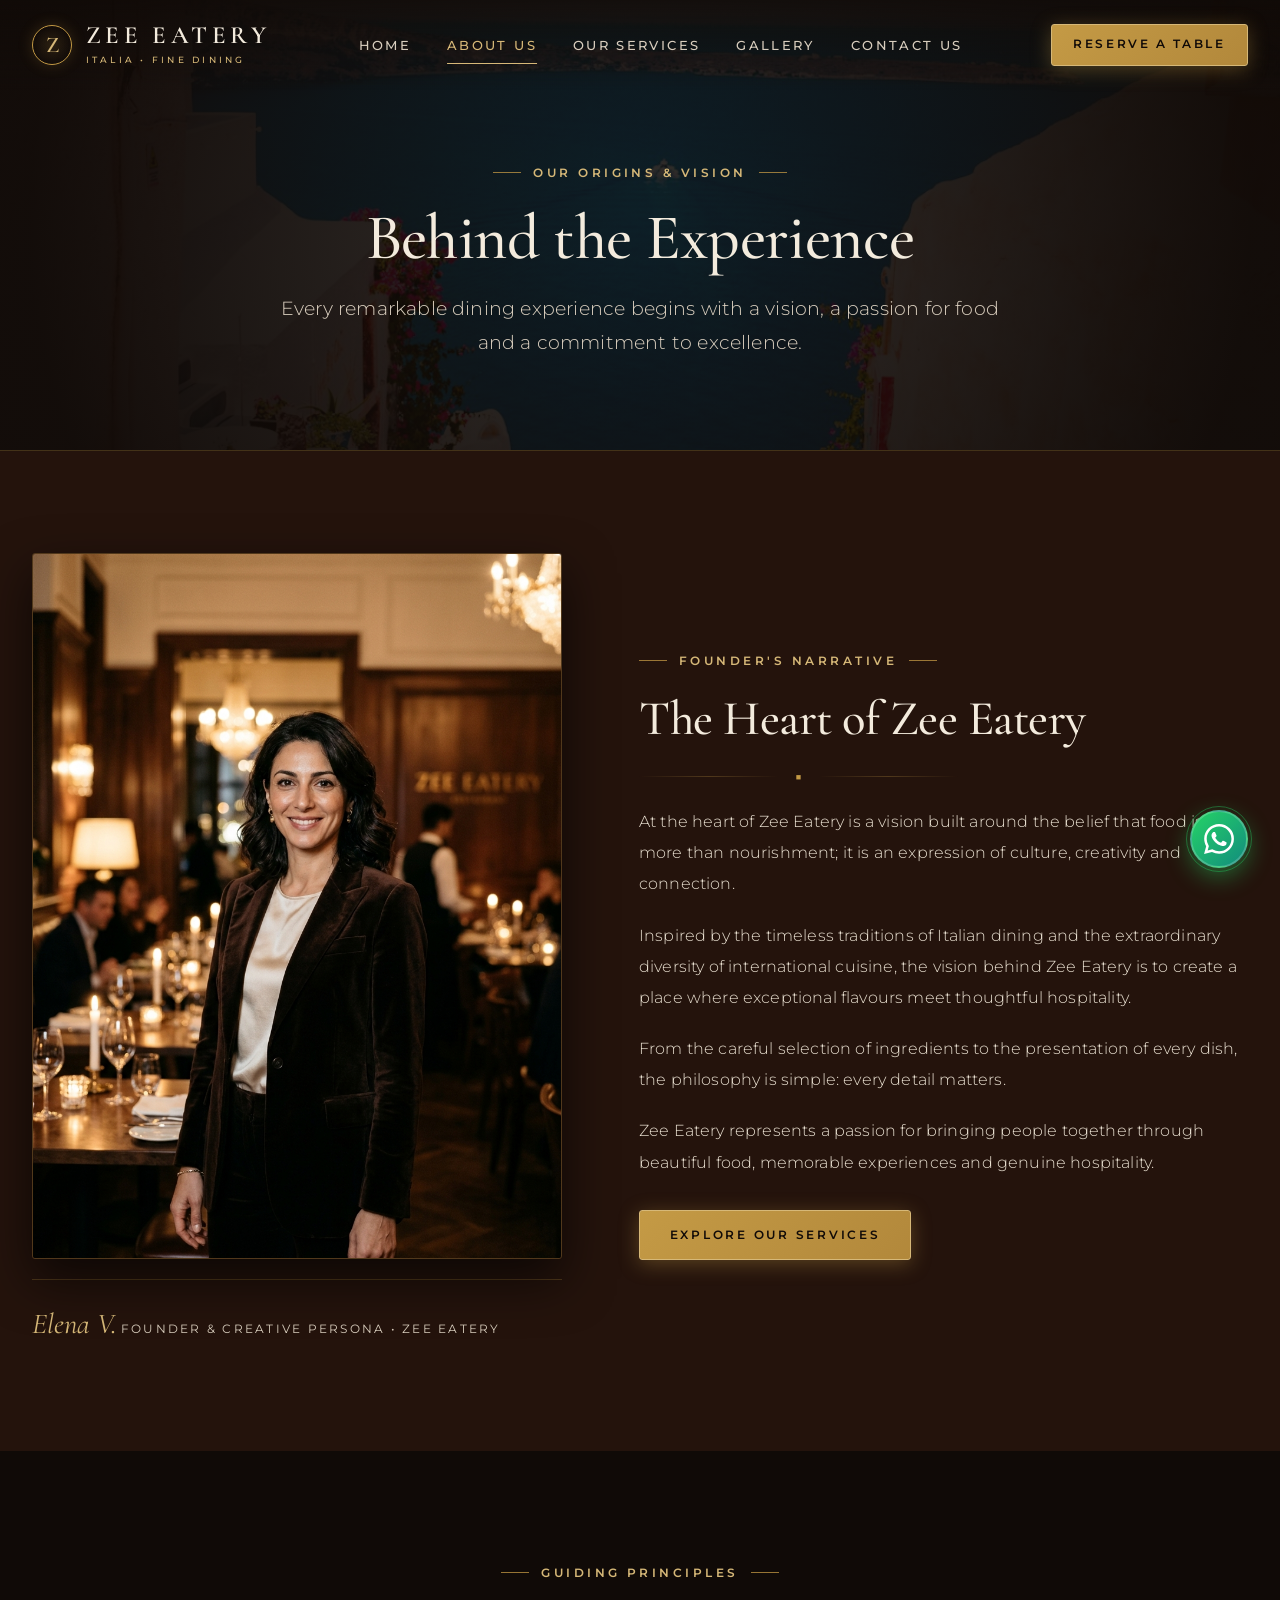
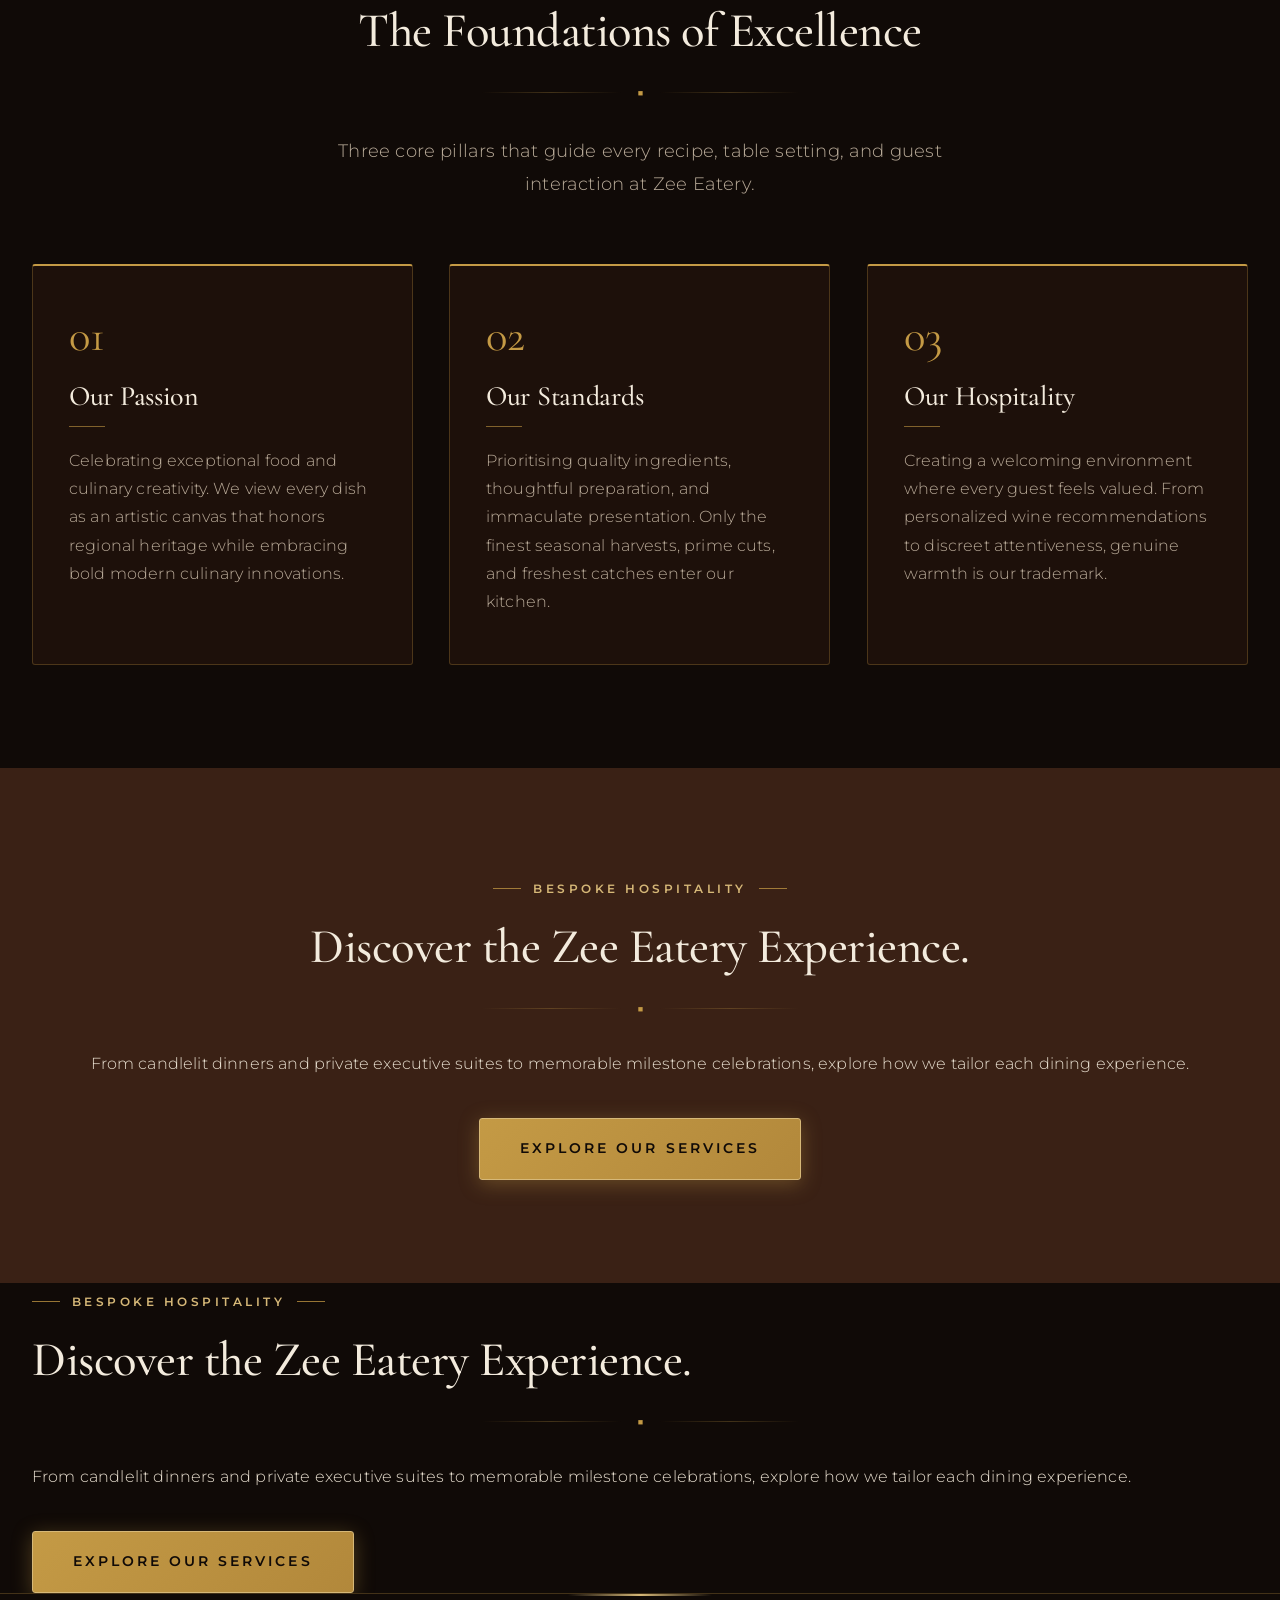
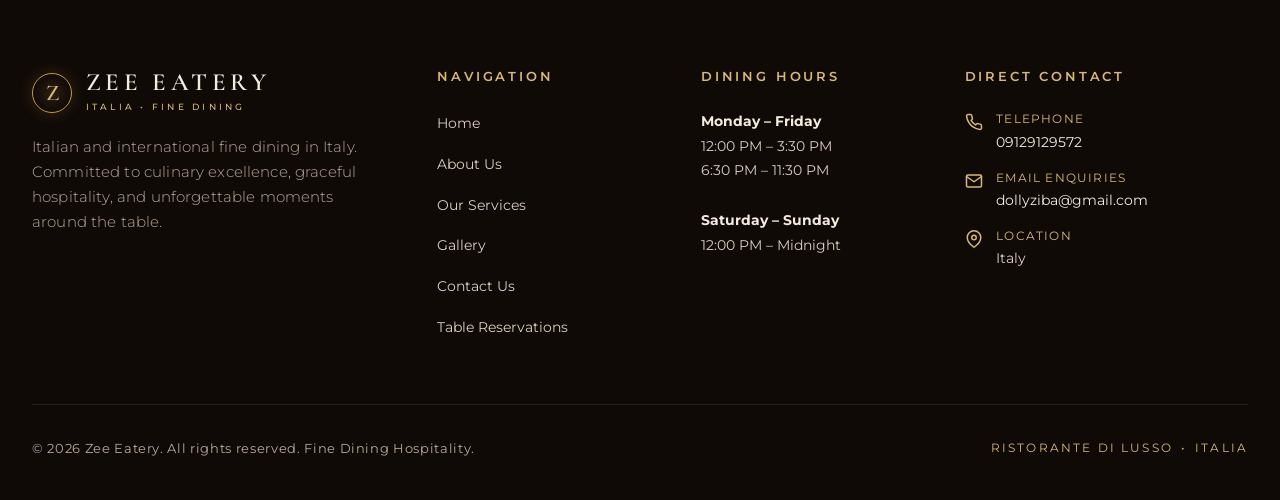
<file: about.html>
<!DOCTYPE html>
<html lang="en">
<head>
  <meta charset="UTF-8">
  <meta name="viewport" content="width=device-width, initial-scale=1.0">
  <title>About Us — The Vision & Owner Story | Zee Eatery Italy</title>
  <meta name="description" content="Discover the story and vision behind Zee Eatery, our culinary philosophy, and the inspiration driving our Italian and international fine dining in Italy.">
  <link rel="icon" type="image/svg+xml" href="data:image/svg+xml,<svg xmlns='http://www.w3.org/2000/svg' viewBox='0 0 100 100'><circle cx='50' cy='50' r='48' stroke='%23C49A45' stroke-width='4' fill='%23100A07'/><text x='50' y='64' font-family='serif' font-size='48' font-weight='bold' fill='%23D6B878' text-anchor='middle'>Z</text></svg>">
  <script>
    if (window.location.hostname.includes('github.io') && 
        !window.location.pathname.endsWith('/') && 
        !window.location.pathname.split('/').pop().includes('.')) {
      window.location.replace(window.location.pathname + '/' + window.location.search + window.location.hash);
    }
  </script>
  <link rel="preconnect" href="https://fonts.googleapis.com">
  <link rel="preconnect" href="https://fonts.gstatic.com" crossorigin>
  <link rel="stylesheet" href="https://fonts.googleapis.com/css2?family=Cormorant+Garamond:ital,wght@0,300;0,400;0,500;0,600;0,700;1,400;1,500;1,600&family=Manrope:wght@300;400;500;600;700&family=Montserrat:wght@300;400;500;600;700&display=swap">

  <link rel="stylesheet" href="css/luxury-tokens.css?v=2.0">
  <link rel="stylesheet" href="css/base.css?v=2.0">
  <link rel="stylesheet" href="css/components.css?v=2.0">
  <link rel="stylesheet" href="css/animations.css?v=2.0">
  <link rel="stylesheet" href="css/pages.css?v=2.0">
  <base id="zee-base" href="https://dollyziba-web.github.io/porta/">
  <script id="zee-base-script">
    if (window.location.hostname === 'localhost' || window.location.hostname === '127.0.0.1') {
      var b = document.getElementById('zee-base');
      if (b) b.setAttribute('href', '/');
    }
  </script>
  <style id="zee-inline-styles">
/* ==========================================================================
   ZEE EATERY — LUXURY DESIGN SYSTEM TOKENS
   Italian & International Fine Dining • Italy
   ========================================================================== */

:root {
  /* Brand Core Color Palette */
  --color-espresso: #100A07;
  --color-rich-brown: #24130C;
  --color-chocolate: #3A2115;
  --color-mocha-deep: #1A0F09;
  --color-warm-ebony: #150D09;
  --color-slate-dark: #1E120B;

  /* Gold Accents & Highlights */
  --color-antique-gold: #C49A45;
  --color-champagne-gold: #D6B878;
  --color-pale-gold: #E8D3A7;
  --color-deep-gold: #9E7A31;
  --color-gold-glow: rgba(196, 154, 69, 0.35);
  --color-gold-border: rgba(196, 154, 69, 0.28);
  --color-gold-border-light: rgba(214, 184, 120, 0.18);
  --color-gold-border-bright: rgba(214, 184, 120, 0.65);

  /* Light & Text Colors */
  --color-warm-ivory: #F3EBDD;
  --color-cream: #FAF6F0;
  --color-muted-sand: #D9CEBE;
  --color-soft-gray: #A89B8C;
  --color-text-dark: #100A07;
  --color-text-body: #E8DFD0;
  --color-text-muted: #B8AA98;

  /* Background Variations for Sections */
  --bg-espresso: #100A07;
  --bg-rich-brown: #24130C;
  --bg-chocolate: #3A2115;
  --bg-warm-ivory: #F3EBDD;
  --bg-card-dark: rgba(36, 19, 12, 0.7);
  --bg-card-hover: rgba(58, 33, 21, 0.85);
  --bg-glass-espresso: rgba(16, 10, 7, 0.85);

  /* Typography */
  --font-serif: 'Cormorant Garamond', Garamond, 'Playfair Display', Georgia, serif;
  --font-sans: 'Montserrat', 'Manrope', -apple-system, BlinkMacSystemFont, 'Segoe UI', Roboto, sans-serif;

  /* Transitions */
  --transition-fast: 0.25s cubic-bezier(0.25, 0.46, 0.45, 0.94);
  --transition-medium: 0.45s cubic-bezier(0.16, 1, 0.3, 1);
  --transition-slow: 0.75s cubic-bezier(0.16, 1, 0.3, 1);
  --transition-luxury: 0.6s cubic-bezier(0.22, 1, 0.36, 1);

  /* Spacing */
  --spacing-xs: 0.25rem;
  --spacing-sm: 0.5rem;
  --spacing-md: 1rem;
  --spacing-lg: 1.5rem;
  --spacing-xl: 2.5rem;
  --spacing-2xl: 4rem;
  --spacing-3xl: 6rem;
  --spacing-4xl: 8rem;

  /* Layout */
  --container-max: 1320px;
  --container-narrow: 1080px;
  --navbar-height: 90px;
  --navbar-height-scrolled: 76px;

  /* Shadows */
  --shadow-subtle: 0 8px 30px rgba(0, 0, 0, 0.35);
  --shadow-card: 0 15px 40px rgba(0, 0, 0, 0.45);
  --shadow-gold-glow: 0 0 25px rgba(196, 154, 69, 0.25);
  --shadow-gold-button: 0 4px 20px rgba(196, 154, 69, 0.35);
  --shadow-lightbox: 0 25px 60px rgba(0, 0, 0, 0.85);

  /* Radius */
  --radius-sm: 3px;
  --radius-md: 6px;
  --radius-lg: 12px;
  --radius-pill: 9999px;

  /* Z-Indices */
  --z-below: -1;
  --z-base: 1;
  --z-nav: 100;
  --z-mobile-menu: 110;
  --z-floating: 120;
  --z-modal: 150;
  --z-toast: 200;
}

/* ==========================================================================
   ZEE EATERY — BASE STYLES & LUXURY TYPOGRAPHY
   ========================================================================== */

@import url('https://fonts.googleapis.com/css2?family=Cormorant+Garamond:ital,wght@0,300;0,400;0,500;0,600;0,700;1,400;1,500;1,600&family=Manrope:wght@300;400;500;600;700&family=Montserrat:wght@300;400;500;600;700&display=swap');

*, *::before, *::after {
  box-sizing: border-box;
  margin: 0;
  padding: 0;
}

html {
  font-size: 16px;
  scroll-behavior: smooth;
  -webkit-text-size-adjust: 100%;
  text-rendering: optimizeLegibility;
  -webkit-font-smoothing: antialiased;
  -moz-osx-font-smoothing: grayscale;
  background-color: var(--color-espresso);
}

body {
  font-family: var(--font-sans);
  font-weight: 400;
  line-height: 1.7;
  color: var(--color-text-body);
  background-color: var(--color-espresso);
  overflow-x: hidden;
  position: relative;
  min-height: 100vh;
}

/* Custom Luxury Scrollbar */
::-webkit-scrollbar {
  width: 9px;
}
::-webkit-scrollbar-track {
  background: var(--color-espresso);
}
::-webkit-scrollbar-thumb {
  background: linear-gradient(180deg, var(--color-antique-gold) 0%, var(--color-chocolate) 100%);
  border-radius: 4px;
  border: 2px solid var(--color-espresso);
}
::-webkit-scrollbar-thumb:hover {
  background: var(--color-champagne-gold);
}

/* Text Selection */
::selection {
  background-color: var(--color-antique-gold);
  color: var(--color-espresso);
}
::-moz-selection {
  background-color: var(--color-antique-gold);
  color: var(--color-espresso);
}

/* Base Headings */
h1, h2, h3, h4, h5, h6 {
  font-family: var(--font-serif);
  font-weight: 500;
  line-height: 1.15;
  color: var(--color-warm-ivory);
  letter-spacing: -0.01em;
}

h1 {
  font-size: clamp(2.5rem, 5.5vw, 4.5rem);
  font-weight: 500;
  line-height: 1.08;
}

h2 {
  font-size: clamp(2rem, 3.8vw, 3.25rem);
  font-weight: 500;
  line-height: 1.15;
}

h3 {
  font-size: clamp(1.4rem, 2.2vw, 2rem);
  font-weight: 500;
  line-height: 1.25;
}

h4 {
  font-size: clamp(1.15rem, 1.5vw, 1.45rem);
  font-weight: 600;
  letter-spacing: 0.02em;
}

p {
  margin-bottom: 1.25rem;
  font-size: 1.025rem;
  color: var(--color-text-body);
  font-weight: 300;
  letter-spacing: 0.01em;
}

p:last-child {
  margin-bottom: 0;
}

a {
  color: inherit;
  text-decoration: none;
  transition: color var(--transition-fast);
}

img {
  max-width: 100%;
  height: auto;
  display: block;
}

button {
  font-family: inherit;
  cursor: pointer;
  border: none;
  background: none;
  outline: none;
}

ul, ol {
  list-style: none;
}

/* Layout Containers */
.container {
  width: 100%;
  max-width: var(--container-max);
  margin-left: auto;
  margin-right: auto;
  padding-left: 2rem;
  padding-right: 2rem;
}

.container-narrow {
  max-width: var(--container-narrow);
}

.container-wide {
  max-width: 1480px;
}

/* Section Containers & Backgrounds */
.section {
  position: relative;
  padding-top: clamp(4.5rem, 8vw, 7.5rem);
  padding-bottom: clamp(4.5rem, 8vw, 7.5rem);
  overflow: hidden;
}

.section-dense {
  padding-top: clamp(3rem, 5vw, 5rem);
  padding-bottom: clamp(3rem, 5vw, 5rem);
}

/* Intentional Background Variations as requested by prompt */
.bg-espresso {
  background-color: var(--color-espresso);
  color: var(--color-text-body);
}

.bg-rich-brown {
  background-color: var(--color-rich-brown);
  color: var(--color-text-body);
}

.bg-chocolate {
  background-color: var(--color-chocolate);
  color: var(--color-text-body);
}

.bg-warm-ivory {
  background-color: var(--color-warm-ivory);
  color: var(--color-espresso);
}

.bg-warm-ivory h1,
.bg-warm-ivory h2,
.bg-warm-ivory h3,
.bg-warm-ivory h4 {
  color: var(--color-espresso);
}

.bg-warm-ivory p {
  color: #38251C;
}

.bg-warm-ivory .gold-eyebrow {
  color: #8C6A28;
}

.bg-warm-ivory .gold-divider::before,
.bg-warm-ivory .gold-divider::after {
  background: linear-gradient(90deg, transparent, rgba(140, 106, 40, 0.4), transparent);
}

/* Decorative Gold Eyebrows */
.gold-eyebrow {
  display: inline-flex;
  align-items: center;
  gap: 0.75rem;
  font-family: var(--font-sans);
  font-size: 0.78rem;
  font-weight: 600;
  text-transform: uppercase;
  letter-spacing: 0.28em;
  color: var(--color-champagne-gold);
  margin-bottom: 1.25rem;
}

.gold-eyebrow::before,
.gold-eyebrow::after {
  content: '';
  display: inline-block;
  width: 28px;
  height: 1px;
  background: var(--color-antique-gold);
  opacity: 0.75;
}

.gold-eyebrow.no-after::after {
  display: none;
}

/* Subtle Gold Divider */
.gold-divider {
  display: flex;
  align-items: center;
  justify-content: center;
  gap: 1rem;
  margin: 1.5rem 0 2rem;
}

.gold-divider::before,
.gold-divider::after {
  content: '';
  flex: 1;
  max-width: 140px;
  height: 1px;
  background: linear-gradient(90deg, transparent, var(--color-gold-border), transparent);
}

.gold-divider-diamond {
  color: var(--color-antique-gold);
  font-size: 0.7rem;
  transform: rotate(45deg);
  display: inline-block;
}

/* Header Text Alignments */
.text-center {
  text-align: center;
}

.text-center .gold-eyebrow {
  justify-content: center;
}

.section-header {
  margin-bottom: clamp(2.5rem, 5vw, 4.5rem);
}

.section-header p.subtitle {
  font-size: 1.15rem;
  color: var(--color-text-muted);
  max-width: 680px;
  margin: 1rem auto 0;
  line-height: 1.8;
}

/* Accessibility */
.sr-only {
  position: absolute;
  width: 1px;
  height: 1px;
  padding: 0;
  margin: -1px;
  overflow: hidden;
  clip: rect(0, 0, 0, 0);
  white-space: nowrap;
  border-width: 0;
}

:focus-visible {
  outline: 2px solid var(--color-champagne-gold);
  outline-offset: 3px;
}

/* ==========================================================================
   ZEE EATERY — LUXURY COMPONENTS
   ========================================================================== */

/* --------------------------------------------------------------------------
   1. NAVIGATION BAR
   -------------------------------------------------------------------------- */
.site-header {
  position: fixed;
  top: 0;
  left: 0;
  right: 0;
  height: var(--navbar-height);
  z-index: var(--z-nav);
  transition: all var(--transition-medium);
  background: linear-gradient(180deg, rgba(16, 10, 7, 0.75) 0%, rgba(16, 10, 7, 0) 100%);
  display: flex;
  align-items: center;
}

.site-header.scrolled {
  height: var(--navbar-height-scrolled);
  background: rgba(16, 10, 7, 0.95);
  backdrop-filter: blur(14px);
  -webkit-backdrop-filter: blur(14px);
  border-bottom: 1px solid var(--color-gold-border);
  box-shadow: 0 10px 30px rgba(0, 0, 0, 0.5);
}

.nav-container {
  display: flex;
  align-items: center;
  justify-content: space-between;
  width: 100%;
}

/* Brand Logo */
.brand-logo {
  display: flex;
  align-items: center;
  gap: 0.85rem;
  text-decoration: none;
}

.logo-symbol {
  width: 40px;
  height: 40px;
  border: 1px solid var(--color-antique-gold);
  border-radius: 50%;
  display: flex;
  align-items: center;
  justify-content: center;
  color: var(--color-champagne-gold);
  font-family: var(--font-serif);
  font-size: 1.4rem;
  font-weight: 600;
  background: radial-gradient(circle, rgba(196, 154, 69, 0.15) 0%, transparent 70%);
  box-shadow: 0 0 15px rgba(196, 154, 69, 0.2);
  transition: all var(--transition-fast);
}

.brand-logo:hover .logo-symbol {
  transform: scale(1.05);
  border-color: var(--color-champagne-gold);
  box-shadow: 0 0 20px rgba(214, 184, 120, 0.4);
}

.logo-text-group {
  display: flex;
  flex-direction: column;
}

.logo-title {
  font-family: var(--font-serif);
  font-size: 1.55rem;
  font-weight: 600;
  letter-spacing: 0.18em;
  color: var(--color-warm-ivory);
  line-height: 1;
}

.logo-sub {
  font-family: var(--font-sans);
  font-size: 0.58rem;
  letter-spacing: 0.35em;
  color: var(--color-champagne-gold);
  text-transform: uppercase;
  margin-top: 0.25rem;
  font-weight: 500;
}

/* Nav Links */
.nav-menu {
  display: flex;
  align-items: center;
  gap: 2.25rem;
}

.nav-link {
  font-family: var(--font-sans);
  font-size: 0.82rem;
  font-weight: 500;
  text-transform: uppercase;
  letter-spacing: 0.18em;
  color: var(--color-muted-sand);
  position: relative;
  padding: 0.5rem 0;
  transition: color var(--transition-fast);
}

.nav-link::after {
  content: '';
  position: absolute;
  bottom: 0;
  left: 50%;
  width: 0;
  height: 1.5px;
  background: var(--color-champagne-gold);
  transition: all var(--transition-fast);
  transform: translateX(-50%);
}

.nav-link:hover,
.nav-link.active {
  color: var(--color-champagne-gold);
}

.nav-link:hover::after,
.nav-link.active::after {
  width: 100%;
}

/* Nav Action */
.nav-actions {
  display: flex;
  align-items: center;
  gap: 1.25rem;
}

/* Hamburger Toggle Button */
.nav-toggle {
  display: none;
  flex-direction: column;
  justify-content: space-between;
  width: 32px;
  height: 22px;
  background: transparent;
  cursor: pointer;
  z-index: var(--z-mobile-menu);
  padding: 0;
}

.nav-toggle span {
  display: block;
  width: 100%;
  height: 2px;
  background-color: var(--color-warm-ivory);
  transition: all var(--transition-fast);
}

.nav-toggle.active span:nth-child(1) {
  transform: translateY(10px) rotate(45deg);
  background-color: var(--color-champagne-gold);
}

.nav-toggle.active span:nth-child(2) {
  opacity: 0;
}

.nav-toggle.active span:nth-child(3) {
  transform: translateY(-10px) rotate(-45deg);
  background-color: var(--color-champagne-gold);
}

/* Mobile Drawer */
.mobile-menu {
  display: none;
  position: fixed;
  top: 0;
  left: 0;
  width: 100%;
  height: 100vh;
  background: rgba(16, 10, 7, 0.98);
  backdrop-filter: blur(20px);
  -webkit-backdrop-filter: blur(20px);
  z-index: var(--z-mobile-menu);
  flex-direction: column;
  justify-content: center;
  align-items: center;
  gap: 2rem;
  opacity: 0;
  pointer-events: none;
  transition: opacity var(--transition-medium);
}

.mobile-menu.open {
  opacity: 1;
  pointer-events: auto;
}

.mobile-nav-links {
  display: flex;
  flex-direction: column;
  align-items: center;
  gap: 1.5rem;
}

.mobile-nav-link {
  font-family: var(--font-serif);
  font-size: 2rem;
  font-weight: 500;
  color: var(--color-warm-ivory);
  letter-spacing: 0.05em;
  transition: color var(--transition-fast);
}

.mobile-nav-link.active,
.mobile-nav-link:hover {
  color: var(--color-champagne-gold);
}

.mobile-menu-info {
  margin-top: 1.5rem;
  text-align: center;
  font-size: 0.9rem;
  color: var(--color-text-muted);
}

.mobile-menu-info a {
  color: var(--color-champagne-gold);
  display: block;
  margin-top: 0.4rem;
}

/* --------------------------------------------------------------------------
   2. LUXURY BUTTONS
   -------------------------------------------------------------------------- */
.btn {
  display: inline-flex;
  align-items: center;
  justify-content: center;
  gap: 0.65rem;
  padding: 0.85rem 1.85rem;
  font-family: var(--font-sans);
  font-size: 0.78rem;
  font-weight: 600;
  letter-spacing: 0.22em;
  text-transform: uppercase;
  border-radius: var(--radius-sm);
  transition: all var(--transition-fast);
  position: relative;
  overflow: hidden;
  text-decoration: none;
  cursor: pointer;
  white-space: nowrap;
}

.btn-gold {
  background: linear-gradient(135deg, var(--color-antique-gold) 0%, #B2883B 100%);
  color: var(--color-espresso);
  border: 1px solid var(--color-champagne-gold);
  box-shadow: var(--shadow-gold-button);
}

.btn-gold::before {
  content: '';
  position: absolute;
  top: 0;
  left: -100%;
  width: 100%;
  height: 100%;
  background: linear-gradient(90deg, transparent, rgba(255, 255, 255, 0.3), transparent);
  transition: left 0.6s ease;
}

.btn-gold:hover {
  background: linear-gradient(135deg, var(--color-champagne-gold) 0%, var(--color-antique-gold) 100%);
  transform: translateY(-2px);
  box-shadow: 0 6px 25px rgba(196, 154, 69, 0.5);
  color: #0A0604;
}

.btn-gold:hover::before {
  left: 100%;
}

.btn-outline-gold {
  background: transparent;
  color: var(--color-champagne-gold);
  border: 1px solid var(--color-gold-border-bright);
}

.btn-outline-gold:hover {
  background: var(--color-antique-gold);
  color: var(--color-espresso);
  border-color: var(--color-antique-gold);
  transform: translateY(-2px);
  box-shadow: 0 4px 20px rgba(196, 154, 69, 0.35);
}

.btn-text-gold {
  padding: 0.5rem 0;
  background: transparent;
  color: var(--color-champagne-gold);
  font-size: 0.82rem;
  letter-spacing: 0.2em;
  display: inline-flex;
  align-items: center;
  gap: 0.5rem;
  border-bottom: 1px solid transparent;
}

.btn-text-gold:hover {
  color: var(--color-pale-gold);
  border-bottom-color: var(--color-pale-gold);
}

.btn-text-gold svg {
  transition: transform var(--transition-fast);
}

.btn-text-gold:hover svg {
  transform: translateX(4px);
}

.btn-sm {
  padding: 0.65rem 1.35rem;
  font-size: 0.72rem;
}

.btn-lg {
  padding: 1.15rem 2.5rem;
  font-size: 0.86rem;
}

/* --------------------------------------------------------------------------
   3. EDITORIAL IMAGE FRAMES & VISUALS
   -------------------------------------------------------------------------- */
.editorial-frame {
  position: relative;
  overflow: hidden;
  border-radius: var(--radius-sm);
  border: 1px solid var(--color-gold-border);
  box-shadow: var(--shadow-card);
}

.editorial-frame img {
  width: 100%;
  height: 100%;
  object-fit: cover;
  transition: transform var(--transition-slow);
}

.editorial-frame:hover img {
  transform: scale(1.04);
}

.editorial-frame::after {
  content: '';
  position: absolute;
  inset: 0;
  pointer-events: none;
  box-shadow: inset 0 0 40px rgba(16, 10, 7, 0.4);
}

/* Decorative Gold Corner accents */
.frame-corner-gold {
  position: relative;
}

.frame-corner-gold::before,
.frame-corner-gold::after {
  content: '';
  position: absolute;
  width: 24px;
  height: 24px;
  pointer-events: none;
  z-index: 2;
  transition: all var(--transition-fast);
}

.frame-corner-gold::before {
  top: -6px;
  left: -6px;
  border-top: 2px solid var(--color-antique-gold);
  border-left: 2px solid var(--color-antique-gold);
}

.frame-corner-gold::after {
  bottom: -6px;
  right: -6px;
  border-bottom: 2px solid var(--color-antique-gold);
  border-right: 2px solid var(--color-antique-gold);
}

.frame-corner-gold:hover::before {
  top: -9px;
  left: -9px;
  border-color: var(--color-champagne-gold);
}

.frame-corner-gold:hover::after {
  bottom: -9px;
  right: -9px;
  border-color: var(--color-champagne-gold);
}

/* --------------------------------------------------------------------------
   4. LUXURY CARDS
   -------------------------------------------------------------------------- */
.luxury-card {
  background: var(--bg-card-dark);
  border: 1px solid var(--color-gold-border);
  border-radius: var(--radius-sm);
  padding: 2.25rem;
  transition: all var(--transition-medium);
  display: flex;
  flex-direction: column;
  position: relative;
}

.luxury-card:hover {
  background: var(--bg-card-hover);
  border-color: var(--color-gold-border-bright);
  transform: translateY(-5px);
  box-shadow: var(--shadow-card), var(--shadow-gold-glow);
}

/* --------------------------------------------------------------------------
   5. GALLERY & LIGHTBOX
   -------------------------------------------------------------------------- */
.gallery-filter-bar {
  display: flex;
  flex-wrap: wrap;
  align-items: center;
  justify-content: center;
  gap: 0.75rem;
  margin-bottom: 3.5rem;
}

.filter-btn {
  padding: 0.65rem 1.45rem;
  font-family: var(--font-sans);
  font-size: 0.78rem;
  font-weight: 500;
  letter-spacing: 0.15em;
  text-transform: uppercase;
  color: var(--color-muted-sand);
  background: rgba(36, 19, 12, 0.6);
  border: 1px solid var(--color-gold-border);
  border-radius: var(--radius-pill);
  transition: all var(--transition-fast);
  cursor: pointer;
}

.filter-btn:hover {
  color: var(--color-warm-ivory);
  border-color: var(--color-champagne-gold);
  background: rgba(58, 33, 21, 0.8);
}

.filter-btn.active {
  color: var(--color-espresso);
  background: var(--color-champagne-gold);
  border-color: var(--color-champagne-gold);
  box-shadow: 0 4px 15px rgba(196, 154, 69, 0.3);
  font-weight: 600;
}

.gallery-grid {
  display: grid;
  grid-template-columns: repeat(auto-fill, minmax(340px, 1fr));
  gap: 1.75rem;
}

.gallery-item {
  position: relative;
  border-radius: var(--radius-sm);
  overflow: hidden;
  border: 1px solid var(--color-gold-border);
  background: var(--color-rich-brown);
  aspect-ratio: 4/3;
  cursor: pointer;
  transition: all var(--transition-medium);
}

.gallery-item.hide {
  display: none;
}

.gallery-item img {
  width: 100%;
  height: 100%;
  object-fit: cover;
  transition: transform var(--transition-slow);
}

.gallery-item:hover img {
  transform: scale(1.06);
}

.gallery-item-overlay {
  position: absolute;
  inset: 0;
  background: linear-gradient(180deg, rgba(16, 10, 7, 0.1) 0%, rgba(16, 10, 7, 0.85) 85%);
  display: flex;
  flex-direction: column;
  justify-content: flex-end;
  padding: 1.75rem;
  opacity: 0;
  transition: opacity var(--transition-fast);
}

.gallery-item:hover .gallery-item-overlay {
  opacity: 1;
}

.gallery-item-tag {
  font-family: var(--font-sans);
  font-size: 0.68rem;
  letter-spacing: 0.22em;
  text-transform: uppercase;
  color: var(--color-champagne-gold);
  font-weight: 600;
  margin-bottom: 0.35rem;
}

.gallery-item-title {
  font-family: var(--font-serif);
  font-size: 1.35rem;
  color: var(--color-warm-ivory);
  line-height: 1.2;
}

.gallery-item-desc {
  font-size: 0.85rem;
  color: var(--color-muted-sand);
  margin-top: 0.35rem;
  line-height: 1.4;
}

.gallery-zoom-icon {
  position: absolute;
  top: 1.25rem;
  right: 1.25rem;
  width: 36px;
  height: 36px;
  border-radius: 50%;
  background: rgba(16, 10, 7, 0.7);
  border: 1px solid var(--color-champagne-gold);
  display: flex;
  align-items: center;
  justify-content: center;
  color: var(--color-champagne-gold);
  opacity: 0;
  transform: translateY(-8px);
  transition: all var(--transition-fast);
}

.gallery-item:hover .gallery-zoom-icon {
  opacity: 1;
  transform: translateY(0);
}

/* Lightbox Modal */
.lightbox-modal {
  position: fixed;
  inset: 0;
  background: rgba(10, 6, 4, 0.96);
  backdrop-filter: blur(16px);
  -webkit-backdrop-filter: blur(16px);
  z-index: var(--z-modal);
  display: none;
  align-items: center;
  justify-content: center;
  padding: 2rem;
  opacity: 0;
  transition: opacity var(--transition-medium);
}

.lightbox-modal.open {
  display: flex;
  opacity: 1;
}

.lightbox-content-wrapper {
  position: relative;
  max-width: 1000px;
  width: 100%;
  max-height: 90vh;
  display: flex;
  flex-direction: column;
  align-items: center;
}

.lightbox-img-box {
  position: relative;
  max-height: 70vh;
  border-radius: var(--radius-sm);
  overflow: hidden;
  border: 1px solid var(--color-gold-border);
  box-shadow: var(--shadow-lightbox);
}

.lightbox-img-box img {
  max-height: 70vh;
  max-width: 100%;
  object-fit: contain;
  display: block;
}

.lightbox-caption-bar {
  margin-top: 1.25rem;
  text-align: center;
  width: 100%;
}

.lightbox-category {
  font-family: var(--font-sans);
  font-size: 0.72rem;
  letter-spacing: 0.25em;
  color: var(--color-champagne-gold);
  text-transform: uppercase;
  margin-bottom: 0.35rem;
}

.lightbox-title {
  font-family: var(--font-serif);
  font-size: 1.8rem;
  color: var(--color-warm-ivory);
}

.lightbox-desc {
  font-size: 0.95rem;
  color: var(--color-muted-sand);
  max-width: 650px;
  margin: 0.5rem auto 0;
}

.lightbox-counter {
  margin-top: 0.75rem;
  font-size: 0.8rem;
  letter-spacing: 0.2em;
  color: var(--color-antique-gold);
}

/* Lightbox Controls */
.lightbox-btn {
  position: absolute;
  top: 50%;
  transform: translateY(-50%);
  width: 48px;
  height: 48px;
  background: rgba(24, 13, 8, 0.8);
  border: 1px solid var(--color-gold-border);
  border-radius: 50%;
  color: var(--color-warm-ivory);
  display: flex;
  align-items: center;
  justify-content: center;
  cursor: pointer;
  transition: all var(--transition-fast);
  z-index: 10;
}

.lightbox-btn:hover {
  background: var(--color-antique-gold);
  color: var(--color-espresso);
  border-color: var(--color-antique-gold);
  box-shadow: 0 0 15px rgba(196, 154, 69, 0.4);
}

.lightbox-btn.prev {
  left: 2rem;
}

.lightbox-btn.next {
  right: 2rem;
}

.lightbox-close {
  position: absolute;
  top: 2rem;
  right: 2rem;
  width: 44px;
  height: 44px;
  border-radius: 50%;
  background: rgba(24, 13, 8, 0.8);
  border: 1px solid var(--color-gold-border);
  color: var(--color-warm-ivory);
  display: flex;
  align-items: center;
  justify-content: center;
  cursor: pointer;
  transition: all var(--transition-fast);
  z-index: 10;
}

.lightbox-close:hover {
  background: var(--color-antique-gold);
  color: var(--color-espresso);
  border-color: var(--color-antique-gold);
}

/* --------------------------------------------------------------------------
   6. LUXURY FORMS & INPUTS
   -------------------------------------------------------------------------- */
.luxury-form {
  display: grid;
  grid-template-columns: 1fr 1fr;
  gap: 1.5rem;
}

.form-full {
  grid-column: 1 / -1;
}

.form-group {
  position: relative;
  display: flex;
  flex-direction: column;
}

.form-label {
  font-family: var(--font-sans);
  font-size: 0.75rem;
  font-weight: 500;
  text-transform: uppercase;
  letter-spacing: 0.18em;
  color: var(--color-champagne-gold);
  margin-bottom: 0.5rem;
  display: flex;
  justify-content: space-between;
}

.form-input,
.form-select,
.form-textarea {
  width: 100%;
  padding: 0.95rem 1.15rem;
  font-family: var(--font-sans);
  font-size: 0.95rem;
  color: var(--color-warm-ivory);
  background-color: rgba(26, 15, 9, 0.7);
  border: 1px solid var(--color-gold-border);
  border-radius: var(--radius-sm);
  transition: all var(--transition-fast);
  outline: none;
}

.form-input:focus,
.form-select:focus,
.form-textarea:focus {
  border-color: var(--color-champagne-gold);
  box-shadow: 0 0 15px rgba(196, 154, 69, 0.25);
  background-color: rgba(36, 19, 12, 0.9);
}

.form-input::placeholder,
.form-textarea::placeholder {
  color: rgba(184, 170, 152, 0.5);
  font-size: 0.88rem;
}

.form-select {
  cursor: pointer;
  appearance: none;
  background-image: url("data:image/svg+xml,%3Csvg xmlns='http://www.w3.org/2000/svg' width='12' height='12' viewBox='0 0 24 24' fill='none' stroke='%23D6B878' stroke-width='2' stroke-linecap='round' stroke-linejoin='round'%3E%3Cpolyline points='6 9 12 15 18 9'%3E%3C/polyline%3E%3C/svg%3E");
  background-repeat: no-repeat;
  background-position: right 1.25rem center;
}

.form-select option {
  background-color: var(--color-rich-brown);
  color: var(--color-warm-ivory);
}

.form-textarea {
  min-height: 120px;
  resize: vertical;
}

.form-error {
  font-size: 0.75rem;
  color: #E57373;
  margin-top: 0.35rem;
  display: none;
}

.form-group.has-error .form-input,
.form-group.has-error .form-select,
.form-group.has-error .form-textarea {
  border-color: #E57373;
}

.form-group.has-error .form-error {
  display: block;
}

/* --------------------------------------------------------------------------
   7. FLOATING WHATSAPP BUTTON (ESSENTIAL REQUIREMENT)
   -------------------------------------------------------------------------- */
.whatsapp-float-btn {
  position: fixed;
  bottom: 2rem;
  right: 2rem;
  z-index: var(--z-floating);
  display: flex;
  align-items: center;
  gap: 0.75rem;
  text-decoration: none;
  cursor: pointer;
  transition: transform var(--transition-fast);
}

.whatsapp-float-icon-box {
  width: 58px;
  height: 58px;
  border-radius: 50%;
  background: linear-gradient(135deg, #25D366 0%, #128C7E 100%);
  display: flex;
  align-items: center;
  justify-content: center;
  color: #FFFFFF;
  box-shadow: 0 8px 25px rgba(37, 211, 102, 0.45);
  border: 2px solid rgba(255, 255, 255, 0.2);
  transition: all var(--transition-medium);
  position: relative;
}

.whatsapp-float-icon-box::before {
  content: '';
  position: absolute;
  inset: -6px;
  border-radius: 50%;
  border: 1px solid rgba(37, 211, 102, 0.4);
  animation: pulseGlow 2.5s infinite;
}

@keyframes pulseGlow {
  0% { transform: scale(0.95); opacity: 0.8; }
  50% { transform: scale(1.15); opacity: 0.2; }
  100% { transform: scale(0.95); opacity: 0.8; }
}

.whatsapp-float-btn:hover .whatsapp-float-icon-box {
  transform: scale(1.08);
  box-shadow: 0 10px 30px rgba(37, 211, 102, 0.6);
}

.whatsapp-tooltip {
  background: rgba(16, 10, 7, 0.95);
  color: var(--color-warm-ivory);
  border: 1px solid var(--color-gold-border);
  padding: 0.45rem 0.9rem;
  border-radius: var(--radius-pill);
  font-family: var(--font-sans);
  font-size: 0.75rem;
  font-weight: 500;
  letter-spacing: 0.1em;
  white-space: nowrap;
  box-shadow: 0 4px 15px rgba(0, 0, 0, 0.4);
  opacity: 0;
  transform: translateX(10px);
  pointer-events: none;
  transition: all var(--transition-fast);
}

.whatsapp-float-btn:hover .whatsapp-tooltip {
  opacity: 1;
  transform: translateX(0);
}

/* --------------------------------------------------------------------------
   8. TOAST NOTIFICATION
   -------------------------------------------------------------------------- */
.toast-container {
  position: fixed;
  bottom: 2rem;
  left: 2rem;
  z-index: var(--z-toast);
  display: flex;
  flex-direction: column;
  gap: 0.75rem;
  pointer-events: none;
}

.toast {
  background: rgba(24, 13, 8, 0.95);
  border: 1px solid var(--color-champagne-gold);
  border-radius: var(--radius-sm);
  padding: 1.15rem 1.65rem;
  color: var(--color-warm-ivory);
  box-shadow: 0 10px 30px rgba(0, 0, 0, 0.6);
  backdrop-filter: blur(10px);
  max-width: 420px;
  pointer-events: auto;
  display: flex;
  align-items: center;
  gap: 1rem;
  transform: translateY(20px);
  opacity: 0;
  transition: all var(--transition-medium);
}

.toast.show {
  transform: translateY(0);
  opacity: 1;
}

.toast-icon {
  color: var(--color-champagne-gold);
  font-size: 1.25rem;
  flex-shrink: 0;
}

.toast-title {
  font-family: var(--font-serif);
  font-size: 1.15rem;
  color: var(--color-champagne-gold);
}

.toast-msg {
  font-size: 0.85rem;
  color: var(--color-muted-sand);
  margin-top: 0.2rem;
}

/* --------------------------------------------------------------------------
   9. LUXURY FOOTER
   -------------------------------------------------------------------------- */
.site-footer {
  background-color: var(--color-espresso);
  border-top: 1px solid var(--color-gold-border);
  padding-top: clamp(4rem, 6vw, 6rem);
  padding-bottom: 2.5rem;
  position: relative;
}

.site-footer::before {
  content: '';
  position: absolute;
  top: 0;
  left: 50%;
  transform: translateX(-50%);
  width: 180px;
  height: 2px;
  background: radial-gradient(circle, var(--color-champagne-gold) 0%, transparent 80%);
}

.footer-top {
  display: grid;
  grid-template-columns: 2fr 1.2fr 1.2fr 1.6fr;
  gap: clamp(2rem, 4vw, 4rem);
  margin-bottom: clamp(3rem, 5vw, 4.5rem);
}

.footer-brand p {
  color: var(--color-text-muted);
  font-size: 0.92rem;
  margin-top: 1.25rem;
  max-width: 340px;
  line-height: 1.7;
}

.footer-heading {
  font-family: var(--font-sans);
  font-size: 0.8rem;
  font-weight: 600;
  letter-spacing: 0.22em;
  text-transform: uppercase;
  color: var(--color-champagne-gold);
  margin-bottom: 1.5rem;
}

.footer-links {
  display: flex;
  flex-direction: column;
  gap: 0.85rem;
}

.footer-link {
  font-size: 0.9rem;
  color: var(--color-muted-sand);
  transition: color var(--transition-fast), transform var(--transition-fast);
  display: inline-block;
}

.footer-link:hover {
  color: var(--color-champagne-gold);
  transform: translateX(4px);
}

.footer-contact-item {
  display: flex;
  align-items: flex-start;
  gap: 0.85rem;
  font-size: 0.9rem;
  color: var(--color-muted-sand);
  margin-bottom: 0.85rem;
}

.footer-contact-item svg {
  color: var(--color-champagne-gold);
  flex-shrink: 0;
  margin-top: 0.25rem;
}

.footer-contact-item a {
  color: var(--color-warm-ivory);
  transition: color var(--transition-fast);
}

.footer-contact-item a:hover {
  color: var(--color-champagne-gold);
}

.footer-bottom {
  padding-top: 2rem;
  border-top: 1px solid rgba(196, 154, 69, 0.15);
  display: flex;
  align-items: center;
  justify-content: space-between;
  flex-wrap: wrap;
  gap: 1.5rem;
  font-size: 0.82rem;
  color: var(--color-text-muted);
}

.footer-copyright {
  letter-spacing: 0.05em;
}

.footer-italy-badge {
  display: inline-flex;
  align-items: center;
  gap: 0.5rem;
  font-family: var(--font-sans);
  font-size: 0.75rem;
  letter-spacing: 0.18em;
  text-transform: uppercase;
  color: var(--color-champagne-gold);
}

/* ==========================================================================
   ZEE EATERY — LUXURY ANIMATION SYSTEM
   Refined Letter Animations & Cinematic Scroll Reveals
   ========================================================================== */

/* --------------------------------------------------------------------------
   1. HERO LETTER-LEVEL REVEAL & FLOATING ANIMATIONS
   -------------------------------------------------------------------------- */
.anim-letter {
  display: inline-block;
  opacity: 0;
  transform: translateY(28px);
  will-change: transform, opacity;
  animation: letterRise 0.85s cubic-bezier(0.2, 0.9, 0.3, 1) forwards;
}

/* Stagger delays are calculated dynamically via JS or assigned via inline style */
@keyframes letterRise {
  0% {
    opacity: 0;
    transform: translateY(28px) scale(0.96);
  }
  60% {
    opacity: 0.85;
  }
  100% {
    opacity: 1;
    transform: translateY(0) scale(1);
  }
}

/* Selected letters with subtle perpetual floating/breathing */
.anim-letter.float-subtle {
  animation: letterRise 0.85s cubic-bezier(0.2, 0.9, 0.3, 1) forwards,
             letterFloat 6s ease-in-out infinite alternate;
}

@keyframes letterFloat {
  0% {
    transform: translateY(0);
  }
  50% {
    transform: translateY(-3.5px);
  }
  100% {
    transform: translateY(0);
  }
}

/* Words preserve whitespace properly */
.anim-word {
  display: inline-block;
  white-space: nowrap;
}

/* Staggered entrance for subtitle & hero buttons */
.hero-fade-up {
  opacity: 0;
  transform: translateY(24px);
  animation: fadeUp 0.9s cubic-bezier(0.2, 0.9, 0.3, 1) forwards;
}

.hero-fade-up.delay-1 { animation-delay: 0.2s; }
.hero-fade-up.delay-2 { animation-delay: 0.6s; }
.hero-fade-up.delay-3 { animation-delay: 0.9s; }
.hero-fade-up.delay-4 { animation-delay: 1.1s; }

@keyframes fadeUp {
  to {
    opacity: 1;
    transform: translateY(0);
  }
}

/* --------------------------------------------------------------------------
   2. SCROLL REVEAL ANIMATIONS
   -------------------------------------------------------------------------- */
.js-enabled .reveal {
  opacity: 0;
  transform: translateY(35px);
  transition: opacity 0.85s cubic-bezier(0.2, 0.9, 0.3, 1),
              transform 0.85s cubic-bezier(0.2, 0.9, 0.3, 1);
  will-change: opacity, transform;
}

.js-enabled .reveal.reveal-left {
  transform: translateX(-40px);
}

.js-enabled .reveal.reveal-right {
  transform: translateX(40px);
}

.js-enabled .reveal.reveal-scale {
  transform: scale(0.94);
}

.js-enabled .reveal.is-revealed {
  opacity: 1;
  transform: translate(0, 0) scale(1);
}

/* Stagger classes for grid children */
.stagger-parent .stagger-child:nth-child(1) { transition-delay: 0.05s; }
.stagger-parent .stagger-child:nth-child(2) { transition-delay: 0.15s; }
.stagger-parent .stagger-child:nth-child(3) { transition-delay: 0.25s; }
.stagger-parent .stagger-child:nth-child(4) { transition-delay: 0.35s; }
.stagger-parent .stagger-child:nth-child(5) { transition-delay: 0.45s; }
.stagger-parent .stagger-child:nth-child(6) { transition-delay: 0.55s; }

/* --------------------------------------------------------------------------
   3. SUBTLE AMBIENT & HOVER EFFECTS
   -------------------------------------------------------------------------- */
/* Soft Gold Pulse */
@keyframes subtleGoldPulse {
  0% {
    box-shadow: 0 0 15px rgba(196, 154, 69, 0.2);
  }
  50% {
    box-shadow: 0 0 30px rgba(196, 154, 69, 0.45);
  }
  100% {
    box-shadow: 0 0 15px rgba(196, 154, 69, 0.2);
  }
}

.gold-pulse {
  animation: subtleGoldPulse 4s infinite ease-in-out;
}

/* Subtle Slow Ken Burns for background overlays */
@keyframes slowKenBurns {
  0% {
    transform: scale(1);
  }
  100% {
    transform: scale(1.05);
  }
}

.ken-burns {
  animation: slowKenBurns 18s ease-out alternate infinite;
}

/* --------------------------------------------------------------------------
   4. ACCESSIBILITY: REDUCED MOTION
   -------------------------------------------------------------------------- */
@media (prefers-reduced-motion: reduce) {
  *, *::before, *::after {
    animation-duration: 0.01ms !important;
    animation-iteration-count: 1 !important;
    transition-duration: 0.01ms !important;
    scroll-behavior: auto !important;
  }

  .anim-letter,
  .hero-fade-up,
  .reveal,
  .reveal.reveal-left,
  .reveal.reveal-right,
  .reveal.reveal-scale {
    opacity: 1 !important;
    transform: none !important;
  }
}

/* ==========================================================================
   ZEE EATERY — PAGE-SPECIFIC LAYOUTS & RESPONSIVE RULES
   ========================================================================== */

/* --------------------------------------------------------------------------
   HOMEPAGE: SECTION 1 — CINEMATIC FULL-WIDTH HERO SECTION
   Matches the reference screenshot: single cinematic composition with
   headline, supporting text and CTA on the LEFT, and the woman dining
   naturally integrated on the RIGHT side of the background.
   No separate framed card.
   -------------------------------------------------------------------------- */
.hero-section {
  position: relative;
  min-height: 100vh;
  display: flex;
  align-items: center;
  padding-top: calc(var(--navbar-height) + 3rem);
  padding-bottom: clamp(4rem, 8vw, 6.5rem);
  background-color: var(--color-espresso);
  overflow: hidden;
}

.hero-cinematic-bg {
  background-image: url('https://dollyziba-web.github.io/porta/assets/images/hero-woman-dining.png'), url('assets/images/hero-woman-dining.png'), url('../assets/images/hero-woman-dining.png');
  background-size: cover;
  background-position: right 18% center;
  background-repeat: no-repeat;
}

/* Dark gradient overlay: guarantees perfect readability for left-aligned text
   while allowing the woman dining on the right to remain luminous and natural */
.hero-cinematic-bg::before {
  content: '';
  position: absolute;
  inset: 0;
  pointer-events: none;
  background: 
    linear-gradient(to right, 
      rgba(16, 10, 7, 0.96) 0%, 
      rgba(16, 10, 7, 0.90) 32%, 
      rgba(16, 10, 7, 0.65) 50%, 
      rgba(16, 10, 7, 0.25) 72%, 
      rgba(16, 10, 7, 0.15) 100%
    ),
    linear-gradient(to top, 
      rgba(16, 10, 7, 0.92) 0%, 
      transparent 22%
    ),
    linear-gradient(to bottom, 
      rgba(16, 10, 7, 0.85) 0%, 
      transparent 18%
    );
  z-index: 1;
}

.hero-cinematic-container {
  position: relative;
  z-index: 2;
  width: 100%;
}

.hero-content {
  max-width: 620px;
}

.hero-headline {
  margin-top: 1rem;
  margin-bottom: 1.5rem;
  color: var(--color-warm-ivory);
  font-size: clamp(2.8rem, 5.2vw, 4.4rem);
  font-weight: 400;
  line-height: 1.08;
  letter-spacing: -0.015em;
  text-shadow: 0 4px 20px rgba(0, 0, 0, 0.6);
}

.hero-headline em {
  font-style: italic;
  font-family: var(--font-serif);
  color: var(--color-champagne-gold);
}

.hero-description {
  font-size: clamp(1.05rem, 1.4vw, 1.25rem);
  color: var(--color-muted-sand);
  line-height: 1.8;
  margin-bottom: 2.5rem;
  font-weight: 300;
  text-shadow: 0 2px 10px rgba(0, 0, 0, 0.5);
}

.hero-cta-group {
  display: flex;
  align-items: center;
  flex-wrap: wrap;
  gap: 1.25rem;
}

/* --------------------------------------------------------------------------
   HOMEPAGE: SECTION 2 — RESTAURANT INTRODUCTION
   -------------------------------------------------------------------------- */
.intro-grid {
  display: grid;
  grid-template-columns: 1fr 1fr;
  align-items: center;
  gap: clamp(2.5rem, 5vw, 5.5rem);
}

.intro-visual {
  position: relative;
}

.intro-image {
  border-radius: var(--radius-sm);
  border: 1px solid var(--color-gold-border);
  box-shadow: var(--shadow-card);
  width: 100%;
  height: 480px;
  object-fit: cover;
}

.intro-accent-badge {
  position: absolute;
  bottom: -1.5rem;
  right: -1.5rem;
  background: rgba(36, 19, 12, 0.95);
  border: 1px solid var(--color-antique-gold);
  padding: 1.25rem 1.75rem;
  border-radius: var(--radius-sm);
  box-shadow: var(--shadow-card);
  backdrop-filter: blur(8px);
}

.intro-accent-badge span {
  display: block;
  font-family: var(--font-serif);
  font-size: 1.8rem;
  color: var(--color-champagne-gold);
  line-height: 1;
}

.intro-accent-badge small {
  font-size: 0.72rem;
  letter-spacing: 0.18em;
  text-transform: uppercase;
  color: var(--color-muted-sand);
}

/* --------------------------------------------------------------------------
   HOMEPAGE: SECTION 3 — SIGNATURE DISHES (STRICTLY 2 ITEMS)
   -------------------------------------------------------------------------- */
.signature-dishes-grid {
  display: grid;
  grid-template-columns: 1fr 1fr;
  gap: clamp(2rem, 4vw, 3.5rem);
  margin-top: 3rem;
  margin-bottom: 3.5rem;
}

.signature-dish-card {
  background: var(--bg-card-dark);
  border: 1px solid var(--color-gold-border);
  border-radius: var(--radius-sm);
  overflow: hidden;
  transition: all var(--transition-medium);
  display: flex;
  flex-direction: column;
}

.signature-dish-card:hover {
  border-color: var(--color-gold-border-bright);
  transform: translateY(-6px);
  box-shadow: var(--shadow-card), var(--shadow-gold-glow);
}

.signature-dish-img-box {
  width: 100%;
  height: 340px;
  overflow: hidden;
  position: relative;
}

.signature-dish-img-box img {
  width: 100%;
  height: 100%;
  object-fit: cover;
  transition: transform var(--transition-slow);
}

.signature-dish-card:hover .signature-dish-img-box img {
  transform: scale(1.05);
}

.signature-dish-info {
  padding: 2.25rem;
  display: flex;
  flex-direction: column;
  flex: 1;
}

.dish-badge {
  font-family: var(--font-sans);
  font-size: 0.72rem;
  letter-spacing: 0.2em;
  text-transform: uppercase;
  color: var(--color-champagne-gold);
  margin-bottom: 0.5rem;
  font-weight: 600;
}

.dish-title {
  font-family: var(--font-serif);
  font-size: 1.85rem;
  color: var(--color-warm-ivory);
  margin-bottom: 0.75rem;
  line-height: 1.2;
}

.dish-desc {
  font-size: 0.98rem;
  color: var(--color-text-muted);
  line-height: 1.7;
}

/* --------------------------------------------------------------------------
   HOMEPAGE: SECTION 4 — DINING EXPERIENCE
   -------------------------------------------------------------------------- */
.experience-grid {
  display: grid;
  grid-template-columns: 1fr 1fr;
  align-items: center;
  gap: clamp(2.5rem, 5vw, 5.5rem);
}

.experience-content {
  padding-right: 1rem;
}

.experience-highlights {
  display: grid;
  grid-template-columns: 1fr 1fr;
  gap: 1.5rem;
  margin: 2rem 0;
}

.experience-item {
  border-left: 2px solid var(--color-antique-gold);
  padding-left: 1rem;
}

.experience-item h4 {
  font-family: var(--font-serif);
  font-size: 1.25rem;
  color: var(--color-warm-ivory);
  margin-bottom: 0.35rem;
}

.experience-item p {
  font-size: 0.88rem;
  color: var(--color-text-muted);
  line-height: 1.5;
}

/* --------------------------------------------------------------------------
   HOMEPAGE: SECTION 5 — SERVICES PREVIEW (2 FEATURED CARDS)
   Balanced two-column luxury cards with centered alignment and generous spacing.
   -------------------------------------------------------------------------- */
.services-preview-grid {
  display: grid;
  grid-template-columns: repeat(2, 1fr);
  max-width: 960px;
  margin: 3rem auto 3.5rem;
  gap: clamp(2rem, 4vw, 3rem);
}

.service-preview-card {
  background: var(--bg-card-dark);
  border: 1px solid var(--color-gold-border);
  border-radius: var(--radius-sm);
  overflow: hidden;
  transition: all var(--transition-medium);
  display: flex;
  flex-direction: column;
}

.service-preview-card:hover {
  border-color: var(--color-champagne-gold);
  transform: translateY(-5px);
  box-shadow: var(--shadow-card);
}

.service-preview-img-box {
  width: 100%;
  height: 250px;
  overflow: hidden;
}

.service-preview-img-box img {
  width: 100%;
  height: 100%;
  object-fit: cover;
  transition: transform var(--transition-slow);
}

.service-preview-card:hover .service-preview-img-box img {
  transform: scale(1.08);
}

.service-preview-body {
  padding: 1.85rem;
  display: flex;
  flex-direction: column;
  flex: 1;
}

.service-preview-body h3 {
  font-size: 1.45rem;
  margin-bottom: 0.5rem;
}

.service-preview-body p {
  font-size: 0.88rem;
  color: var(--color-text-muted);
  line-height: 1.6;
}

/* --------------------------------------------------------------------------
   HOMEPAGE: SECTION 6 — RESTAURANT ATMOSPHERE (EDITORIAL MOSAIC)
   -------------------------------------------------------------------------- */
.atmosphere-mosaic {
  display: grid;
  grid-template-columns: 1.2fr 0.9fr 1fr;
  gap: 1.75rem;
  margin-top: 3rem;
  align-items: stretch;
}

.atmosphere-card {
  position: relative;
  border-radius: var(--radius-sm);
  overflow: hidden;
  border: 1px solid var(--color-gold-border);
  height: 420px;
}

.atmosphere-card img {
  width: 100%;
  height: 100%;
  object-fit: cover;
  transition: transform var(--transition-slow);
}

.atmosphere-card:hover img {
  transform: scale(1.05);
}

.atmosphere-overlay {
  position: absolute;
  inset: 0;
  background: linear-gradient(180deg, transparent 50%, rgba(16, 10, 7, 0.8) 100%);
  display: flex;
  align-items: flex-end;
  padding: 1.75rem;
}

.atmosphere-overlay span {
  font-family: var(--font-serif);
  font-size: 1.35rem;
  color: var(--color-warm-ivory);
}

/* --------------------------------------------------------------------------
   HOMEPAGE: SECTION 7 — GALLERY PREVIEW (STRICTLY 2 IMAGES)
   -------------------------------------------------------------------------- */
.gallery-preview-grid {
  display: grid;
  grid-template-columns: 1fr 1fr;
  gap: clamp(2rem, 4vw, 3.5rem);
  margin-top: 3rem;
  margin-bottom: 3.5rem;
}

.gallery-preview-card {
  border-radius: var(--radius-sm);
  overflow: hidden;
  border: 1px solid var(--color-gold-border);
  height: 380px;
  position: relative;
}

.gallery-preview-card img {
  width: 100%;
  height: 100%;
  object-fit: cover;
  transition: transform var(--transition-slow);
}

.gallery-preview-card:hover img {
  transform: scale(1.05);
}

.gallery-preview-caption {
  position: absolute;
  bottom: 0;
  left: 0;
  right: 0;
  padding: 1.5rem;
  background: linear-gradient(180deg, transparent 0%, rgba(16, 10, 7, 0.85) 100%);
  color: var(--color-warm-ivory);
  font-family: var(--font-serif);
  font-size: 1.25rem;
}

/* --------------------------------------------------------------------------
   HOMEPAGE: SECTION 8 — TESTIMONIALS (WARM IVORY CONTRAST SECTION)
   -------------------------------------------------------------------------- */
.testimonials-grid {
  display: grid;
  grid-template-columns: repeat(3, 1fr);
  gap: 2rem;
  margin-top: 3rem;
}

.testimonial-card {
  background: #EFE7D8;
  border: 1px solid rgba(196, 154, 69, 0.35);
  border-radius: var(--radius-sm);
  padding: 2.25rem;
  display: flex;
  flex-direction: column;
  justify-content: space-between;
  box-shadow: 0 10px 25px rgba(0, 0, 0, 0.06);
  transition: all var(--transition-fast);
}

.testimonial-card:hover {
  transform: translateY(-4px);
  box-shadow: 0 15px 35px rgba(0, 0, 0, 0.1);
}

.testimonial-quote-icon {
  font-family: var(--font-serif);
  font-size: 3.5rem;
  color: var(--color-antique-gold);
  line-height: 1;
  margin-bottom: 0.5rem;
}

.testimonial-text {
  font-family: var(--font-serif);
  font-size: 1.15rem;
  font-style: italic;
  color: #2D1B12;
  line-height: 1.7;
  margin-bottom: 1.5rem;
}

.testimonial-author-box {
  display: flex;
  align-items: center;
  justify-content: space-between;
  border-top: 1px solid rgba(196, 154, 69, 0.25);
  padding-top: 1rem;
}

.testimonial-author-name {
  font-family: var(--font-sans);
  font-size: 0.85rem;
  font-weight: 600;
  letter-spacing: 0.1em;
  text-transform: uppercase;
  color: #1A0E08;
}

.testimonial-author-tag {
  font-size: 0.75rem;
  color: #7D6B5D;
}

/* --------------------------------------------------------------------------
   HOMEPAGE: SECTION 9 — RESERVATION CALL TO ACTION
   -------------------------------------------------------------------------- */
.cta-banner-section {
  position: relative;
  background-color: var(--color-rich-brown);
  border-top: 1px solid var(--color-gold-border);
  border-bottom: 1px solid var(--color-gold-border);
  text-align: center;
}

.cta-banner-bg {
  position: absolute;
  inset: 0;
  opacity: 0.22;
  background-size: cover;
  background-position: center;
}

.cta-banner-content {
  position: relative;
  z-index: 2;
  max-width: 700px;
  margin: 0 auto;
}

.cta-banner-content h2 {
  font-size: clamp(2.4rem, 4.5vw, 3.8rem);
  margin-bottom: 1rem;
}

.cta-banner-content p {
  font-size: 1.15rem;
  color: var(--color-muted-sand);
  margin-bottom: 2.25rem;
}

/* --------------------------------------------------------------------------
   PAGE HERO (ABOUT, SERVICES, GALLERY, CONTACT)
   -------------------------------------------------------------------------- */
.page-hero {
  position: relative;
  padding-top: calc(var(--navbar-height) + 4rem);
  padding-bottom: clamp(4rem, 7vw, 6.5rem);
  background-color: var(--color-espresso);
  text-align: center;
  overflow: hidden;
  border-bottom: 1px solid var(--color-gold-border);
}

.page-hero-bg {
  position: absolute;
  inset: 0;
  opacity: 0.25;
  background-size: cover;
  background-position: center;
  filter: saturate(1.1);
}

.page-hero-overlay {
  position: absolute;
  inset: 0;
  background: radial-gradient(circle at center, rgba(16, 10, 7, 0.4) 0%, rgba(16, 10, 7, 0.95) 90%);
}

.page-hero-content {
  position: relative;
  z-index: 2;
  max-width: 800px;
  margin: 0 auto;
}

.page-hero-content h1 {
  font-size: clamp(2.6rem, 5vw, 4.2rem);
  margin-bottom: 1.25rem;
}

.page-hero-content p {
  font-size: 1.18rem;
  color: var(--color-muted-sand);
  line-height: 1.8;
}

/* --------------------------------------------------------------------------
   ABOUT US: SECTION 2 — MEET THE OWNER
   -------------------------------------------------------------------------- */
.owner-grid {
  display: grid;
  grid-template-columns: 1fr 1.15fr;
  align-items: center;
  gap: clamp(3rem, 6vw, 6rem);
}

.owner-portrait-box {
  position: relative;
  border-radius: var(--radius-sm);
  overflow: hidden;
  border: 1px solid var(--color-gold-border);
  box-shadow: 0 20px 50px rgba(0, 0, 0, 0.65);
}

.owner-portrait-box img {
  width: 100%;
  height: auto;
  aspect-ratio: 3/4;
  object-fit: cover;
  display: block;
}

.owner-title-badge {
  margin-top: 1.25rem;
  padding-top: 1.25rem;
  border-top: 1px solid var(--color-gold-border);
  display: flex;
  align-items: center;
  gap: 1.25rem;
}

.owner-sig {
  font-family: var(--font-serif);
  font-size: 1.8rem;
  color: var(--color-champagne-gold);
  font-style: italic;
}

.owner-role {
  font-size: 0.78rem;
  letter-spacing: 0.18em;
  text-transform: uppercase;
  color: var(--color-muted-sand);
}

.owner-story-text {
  font-size: 1.1rem;
  line-height: 1.9;
  color: var(--color-text-body);
}

/* --------------------------------------------------------------------------
   ABOUT US: SECTION 3 — PHILOSOPHY (3 CONTENT BLOCKS - TEXT-ONLY LUXURY LAYOUT)
   -------------------------------------------------------------------------- */
.philosophy-grid {
  display: grid;
  grid-template-columns: repeat(3, 1fr);
  gap: 2.25rem;
  margin-top: 3.5rem;
}

.philosophy-card-textonly {
  background: var(--bg-card-dark);
  border: 1px solid var(--color-gold-border);
  border-top: 2px solid var(--color-antique-gold);
  border-radius: var(--radius-sm);
  padding: 3rem 2.25rem;
  text-align: left;
  transition: all var(--transition-medium);
  display: flex;
  flex-direction: column;
}

.philosophy-card-textonly:hover {
  border-color: var(--color-champagne-gold);
  border-top-color: var(--color-champagne-gold);
  transform: translateY(-6px);
  box-shadow: var(--shadow-card), var(--shadow-gold-glow);
}

.philosophy-card-textonly .philosophy-num {
  font-family: var(--font-serif);
  font-size: 2.8rem;
  color: var(--color-antique-gold);
  line-height: 1;
  margin-bottom: 1.25rem;
}

.philosophy-card-textonly h3 {
  font-size: 1.75rem;
  color: var(--color-warm-ivory);
  margin-bottom: 0.75rem;
}

.philosophy-rule {
  width: 36px;
  height: 1px;
  background: var(--color-antique-gold);
  margin-bottom: 1.25rem;
  opacity: 0.6;
}

.philosophy-card-textonly p {
  color: var(--color-text-muted);
  font-size: 0.98rem;
  line-height: 1.8;
  font-weight: 300;
}

/* --------------------------------------------------------------------------
   ABOUT US: SECTION 4 — CULINARY INSPIRATION
   -------------------------------------------------------------------------- */
.inspiration-grid {
  display: grid;
  grid-template-columns: repeat(3, 1fr);
  gap: 2rem;
  margin-top: 3rem;
}

.inspiration-item {
  position: relative;
  border-radius: var(--radius-sm);
  overflow: hidden;
  border: 1px solid var(--color-gold-border);
  height: 380px;
}

.inspiration-item img {
  width: 100%;
  height: 100%;
  object-fit: cover;
  transition: transform var(--transition-slow);
}

.inspiration-item:hover img {
  transform: scale(1.06);
}

.inspiration-caption {
  position: absolute;
  bottom: 0;
  left: 0;
  right: 0;
  padding: 1.75rem;
  background: linear-gradient(180deg, transparent 0%, rgba(16, 10, 7, 0.9) 100%);
}

.inspiration-caption h3 {
  font-size: 1.35rem;
  margin-bottom: 0.35rem;
}

.inspiration-caption p {
  font-size: 0.88rem;
  color: var(--color-muted-sand);
}

/* --------------------------------------------------------------------------
   OUR SERVICES PAGE: 8 DETAILED SERVICE SECTIONS
   -------------------------------------------------------------------------- */
.services-list {
  display: flex;
  flex-direction: column;
  gap: 5.5rem;
}

.service-row {
  display: grid;
  grid-template-columns: 1fr 1fr;
  align-items: center;
  gap: clamp(2.5rem, 5vw, 5rem);
}

.service-row.reverse {
  direction: rtl;
}

.service-row.reverse > * {
  direction: ltr;
}

.service-media {
  position: relative;
  height: 440px;
  border-radius: var(--radius-sm);
  overflow: hidden;
  border: 1px solid var(--color-gold-border);
  box-shadow: var(--shadow-card);
}

.service-media img {
  width: 100%;
  height: 100%;
  object-fit: cover;
  transition: transform var(--transition-slow);
}

.service-row:hover .service-media img {
  transform: scale(1.04);
}

.service-number {
  font-family: var(--font-serif);
  font-size: 3rem;
  color: var(--color-antique-gold);
  line-height: 1;
  margin-bottom: 0.5rem;
  opacity: 0.7;
}

.service-content h3 {
  font-size: clamp(1.8rem, 3vw, 2.4rem);
  margin-bottom: 1.25rem;
}

.service-content p {
  font-size: 1.05rem;
  line-height: 1.8;
  color: var(--color-muted-sand);
  margin-bottom: 1.75rem;
}

.service-features-list {
  display: grid;
  grid-template-columns: 1fr 1fr;
  gap: 0.75rem;
  margin-bottom: 2rem;
}

.service-feature {
  display: flex;
  align-items: center;
  gap: 0.65rem;
  font-size: 0.88rem;
  color: var(--color-warm-ivory);
}

.service-feature svg {
  color: var(--color-champagne-gold);
  flex-shrink: 0;
}

/* --------------------------------------------------------------------------
   CONTACT US: CONTACT & RESERVATION FORMS
   -------------------------------------------------------------------------- */
.contact-grid {
  display: grid;
  grid-template-columns: 1fr 1.35fr;
  gap: clamp(2.5rem, 5vw, 5rem);
  align-items: start;
}

.contact-info-card {
  background: var(--bg-card-dark);
  border: 1px solid var(--color-gold-border);
  border-radius: var(--radius-sm);
  padding: 2.75rem;
}

.contact-info-block {
  margin-bottom: 2rem;
}

.contact-info-block:last-child {
  margin-bottom: 0;
}

.contact-info-label {
  font-family: var(--font-sans);
  font-size: 0.72rem;
  font-weight: 600;
  text-transform: uppercase;
  letter-spacing: 0.22em;
  color: var(--color-champagne-gold);
  margin-bottom: 0.5rem;
}

.contact-info-value {
  font-family: var(--font-serif);
  font-size: 1.35rem;
  color: var(--color-warm-ivory);
}

.contact-info-value a {
  color: var(--color-warm-ivory);
  transition: color var(--transition-fast);
}

.contact-info-value a:hover {
  color: var(--color-champagne-gold);
}

.contact-info-note {
  font-size: 0.85rem;
  color: var(--color-text-muted);
  margin-top: 0.25rem;
}

.contact-form-box {
  background: var(--bg-card-dark);
  border: 1px solid var(--color-gold-border);
  border-radius: var(--radius-sm);
  padding: 3rem clamp(1.5rem, 4vw, 3rem);
}

/* Location Map Placeholder */
.location-showcase {
  margin-top: 5rem;
  background: var(--color-rich-brown);
  border: 1px solid var(--color-gold-border);
  border-radius: var(--radius-sm);
  padding: 3.5rem clamp(1.5rem, 4vw, 3.5rem);
  display: grid;
  grid-template-columns: 1fr 1fr;
  gap: 3rem;
  align-items: center;
}

.map-placeholder-box {
  height: 320px;
  background: #150D09;
  border: 1px solid var(--color-gold-border);
  border-radius: var(--radius-sm);
  display: flex;
  flex-direction: column;
  align-items: center;
  justify-content: center;
  text-align: center;
  padding: 2rem;
  position: relative;
  overflow: hidden;
}

.map-grid-pattern {
  position: absolute;
  inset: 0;
  background-image: radial-gradient(rgba(196, 154, 69, 0.15) 1px, transparent 1px);
  background-size: 24px 24px;
}

.map-pin-emblem {
  width: 54px;
  height: 54px;
  border-radius: 50%;
  border: 1px solid var(--color-antique-gold);
  background: rgba(36, 19, 12, 0.9);
  color: var(--color-champagne-gold);
  display: flex;
  align-items: center;
  justify-content: center;
  margin-bottom: 1rem;
  box-shadow: 0 0 20px rgba(196, 154, 69, 0.3);
  position: relative;
  z-index: 2;
}

/* --------------------------------------------------------------------------
   RESPONSIVE MEDIA QUERIES
   -------------------------------------------------------------------------- */
@media (max-width: 1100px) {
  .services-preview-grid {
    grid-template-columns: repeat(2, 1fr);
  }

  .atmosphere-mosaic {
    grid-template-columns: 1fr 1fr;
  }

  .atmosphere-card:nth-child(3) {
    grid-column: span 2;
    height: 320px;
  }

  .footer-top {
    grid-template-columns: 1.5fr 1fr 1fr;
  }

  .footer-top > *:last-child {
    grid-column: span 3;
  }
}

@media (max-width: 900px) {
  .nav-menu,
  .nav-actions .btn-gold {
    display: none;
  }

  .nav-toggle {
    display: flex;
  }

  .mobile-menu {
    display: flex;
  }

  .hero-section {
    padding-top: calc(var(--navbar-height) + 2rem);
    padding-bottom: 4rem;
  }

  .hero-cinematic-bg {
    background-position: 70% center;
  }

  .hero-cinematic-bg::before {
    background: 
      linear-gradient(to right, 
        rgba(16, 10, 7, 0.95) 0%, 
        rgba(16, 10, 7, 0.88) 55%, 
        rgba(16, 10, 7, 0.45) 100%
      ),
      linear-gradient(to top, 
        rgba(16, 10, 7, 0.95) 0%, 
        transparent 28%
      ),
      linear-gradient(to bottom, 
        rgba(16, 10, 7, 0.88) 0%, 
        transparent 20%
      );
  }

  .hero-content {
    max-width: 540px;
    margin: 0;
    text-align: left;
  }

  .hero-cta-group {
    justify-content: flex-start;
  }

  .services-preview-grid {
    grid-template-columns: 1fr;
    max-width: 520px;
  }

  .intro-grid,
  .experience-grid,
  .owner-grid,
  .service-row,
  .contact-grid,
  .location-showcase {
    grid-template-columns: 1fr;
    gap: 2.5rem;
  }

  .service-row.reverse {
    direction: ltr;
  }

  .signature-dishes-grid,
  .gallery-preview-grid,
  .testimonials-grid,
  .philosophy-grid,
  .inspiration-grid {
    grid-template-columns: 1fr;
    gap: 2rem;
  }

  .luxury-form {
    grid-template-columns: 1fr;
  }

  .footer-top {
    grid-template-columns: 1fr;
    gap: 2.5rem;
  }

  .footer-top > *:last-child {
    grid-column: span 1;
  }

  .footer-bottom {
    flex-direction: column;
    text-align: center;
    gap: 1rem;
  }
}

@media (max-width: 600px) {
  .container {
    padding-left: 1.25rem;
    padding-right: 1.25rem;
  }

  .section {
    padding-top: 3.75rem;
    padding-bottom: 3.75rem;
  }

  .hero-headline {
    font-size: 2.4rem;
  }

  .hero-cta-group {
    flex-direction: column;
    width: 100%;
  }

  .hero-cta-group .btn {
    width: 100%;
  }

  .gallery-grid {
    grid-template-columns: 1fr;
  }

  .services-preview-grid {
    grid-template-columns: 1fr;
  }

  .atmosphere-mosaic {
    grid-template-columns: 1fr;
  }

  .atmosphere-card:nth-child(3) {
    grid-column: span 1;
  }

  .whatsapp-float-btn {
    bottom: 1.25rem;
    right: 1.25rem;
  }

  .whatsapp-float-icon-box {
    width: 50px;
    height: 50px;
  }

  .whatsapp-tooltip {
    display: none;
  }
}

  </style>
</head>
<body class="bg-espresso">

  <!-- ========================================================================
       NAVIGATION BAR
       ======================================================================== -->
  <header class="site-header" role="banner">
    <div class="container nav-container">
      <a href="index.html" class="brand-logo" aria-label="Zee Eatery Home">
        <div class="logo-symbol">Z</div>
        <div class="logo-text-group">
          <span class="logo-title">ZEE EATERY</span>
          <span class="logo-sub">ITALIA &bull; FINE DINING</span>
        </div>
      </a>

      <nav class="nav-menu" role="navigation" aria-label="Main Navigation">
        <a href="index.html" class="nav-link">Home</a>
        <a href="about.html" class="nav-link active">About Us</a>
        <a href="services.html" class="nav-link">Our Services</a>
        <a href="gallery.html" class="nav-link">Gallery</a>
        <a href="contact.html" class="nav-link">Contact Us</a>
      </nav>

      <div class="nav-actions">
        <a href="contact.html#reservation" class="btn btn-gold btn-sm">Reserve a Table</a>
        <button class="nav-toggle" id="navToggle" aria-label="Toggle navigation menu" aria-expanded="false">
          <span></span>
          <span></span>
          <span></span>
        </button>
      </div>
    </div>
  </header>

  <!-- Mobile Menu Drawer -->
  <div class="mobile-menu" id="mobileMenu" role="dialog" aria-modal="true" aria-label="Mobile Navigation">
    <nav class="mobile-nav-links">
      <a href="index.html" class="mobile-nav-link">Home</a>
      <a href="about.html" class="mobile-nav-link active">About Us</a>
      <a href="services.html" class="mobile-nav-link">Our Services</a>
      <a href="gallery.html" class="mobile-nav-link">Gallery</a>
      <a href="contact.html" class="mobile-nav-link">Contact Us</a>
    </nav>
    <a href="contact.html#reservation" class="btn btn-gold btn-lg">Reserve a Table</a>
    <div class="mobile-menu-info">
      <div>Fine Dining Destination &bull; Italy</div>
      <a href="tel:+3909129129572">Tel: 09129129572</a>
    </div>
  </div>

  <main id="mainContent">
    <!-- ========================================================================
         SECTION 1: ABOUT HERO
         ======================================================================== -->
    <header class="page-hero">
      <div class="page-hero-bg" style="background-image: url('https://dollyziba-web.github.io/porta/assets/images/about-hero.jpg'), url('assets/images/about-hero.jpg');"></div>
      <div class="page-hero-overlay"></div>
      <div class="container page-hero-content reveal">
        <span class="gold-eyebrow">Our Origins & Vision</span>
        <h1>Behind the Experience</h1>
        <p>
          Every remarkable dining experience begins with a vision, a passion for food and a commitment to excellence.
        </p>
      </div>
    </header>

    <!-- ========================================================================
         SECTION 2: MEET THE OWNER (MAJOR FOCUS SECTION)
         Features the photorealistic AI owner portrait and authentic fictional brand story.
         ======================================================================== -->
    <section class="section bg-rich-brown" aria-label="Meet the Owner">
      <div class="container">
        <div class="owner-grid">
          <!-- Left: Exclusive Owner Portrait (Used ONLY here) -->
          <div class="owner-portrait-wrapper reveal reveal-left">
            <div class="owner-portrait-box frame-corner-gold">
              <img src="https://dollyziba-web.github.io/porta/assets/images/owner-portrait.jpg" onerror="this.onerror=null;this.src='assets/images/owner-portrait.jpg'" 
                   alt="Editorial portrait of the elegant founder and creative persona of Zee Eatery" 
                   loading="lazy">
            </div>
            <div class="owner-title-badge">
              <div>
                <span class="owner-sig">Elena V.</span>
                <span class="owner-role">Founder &amp; Creative Persona &bull; Zee Eatery</span>
              </div>
            </div>
          </div>

          <!-- Right: Owner Brand Story -->
          <div class="owner-content reveal reveal-right">
            <span class="gold-eyebrow">Founder's Narrative</span>
            <h2>The Heart of Zee Eatery</h2>
            <div class="gold-divider" style="justify-content: flex-start; margin: 1.25rem 0;">
              <span class="gold-divider-diamond">&#9670;</span>
            </div>
            <div class="owner-story-text">
              <p>
                At the heart of Zee Eatery is a vision built around the belief that food is more than nourishment; it is an expression of culture, creativity and connection.
              </p>
              <p>
                Inspired by the timeless traditions of Italian dining and the extraordinary diversity of international cuisine, the vision behind Zee Eatery is to create a place where exceptional flavours meet thoughtful hospitality.
              </p>
              <p>
                From the careful selection of ingredients to the presentation of every dish, the philosophy is simple: every detail matters.
              </p>
              <p>
                Zee Eatery represents a passion for bringing people together through beautiful food, memorable experiences and genuine hospitality.
              </p>
            </div>
            <div style="margin-top: 2rem;">
              <a href="services.html" class="btn btn-gold">Explore Our Services</a>
            </div>
          </div>
        </div>
      </div>
    </section>

    <!-- ========================================================================
         SECTION 3: OUR PHILOSOPHY / GUIDING PRINCIPLES
         Clean, elegant text-only layout preserving full typography hierarchy and content.
         ======================================================================== -->
    <section class="section bg-espresso" aria-label="Our Culinary Philosophy">
      <div class="container">
        <div class="section-header text-center reveal">
          <span class="gold-eyebrow">Guiding Principles</span>
          <h2>The Foundations of Excellence</h2>
          <div class="gold-divider">
            <span class="gold-divider-diamond">&#9670;</span>
          </div>
          <p class="subtitle">
            Three core pillars that guide every recipe, table setting, and guest interaction at Zee Eatery.
          </p>
        </div>

        <div class="philosophy-grid stagger-parent">
          <!-- Block 1: Our Passion -->
          <article class="philosophy-card philosophy-card-textonly stagger-child reveal">
            <div class="philosophy-num">01</div>
            <h3>Our Passion</h3>
            <div class="philosophy-rule"></div>
            <p>
              Celebrating exceptional food and culinary creativity. We view every dish as an artistic canvas that honors regional heritage while embracing bold modern culinary innovations.
            </p>
          </article>

          <!-- Block 2: Our Standards -->
          <article class="philosophy-card philosophy-card-textonly stagger-child reveal">
            <div class="philosophy-num">02</div>
            <h3>Our Standards</h3>
            <div class="philosophy-rule"></div>
            <p>
              Prioritising quality ingredients, thoughtful preparation, and immaculate presentation. Only the finest seasonal harvests, prime cuts, and freshest catches enter our kitchen.
            </p>
          </article>

          <!-- Block 3: Our Hospitality -->
          <article class="philosophy-card philosophy-card-textonly stagger-child reveal">
            <div class="philosophy-num">03</div>
            <h3>Our Hospitality</h3>
            <div class="philosophy-rule"></div>
            <p>
              Creating a welcoming environment where every guest feels valued. From personalized wine recommendations to discreet attentiveness, genuine warmth is our trademark.
            </p>
          </article>
        </div>
      </div>
    </section>

    <!-- ========================================================================
         SECTION 4: CLOSING CTA
         ======================================================================== -->
    <section class="section bg-chocolate text-center" aria-label="Explore Services CTA">
      <div class="container reveal">
        <span class="gold-eyebrow">Bespoke Hospitality</span>
        <h2>Discover the Zee Eatery Experience.</h2>
        <div class="gold-divider">
          <span class="gold-divider-diamond">&#9670;</span>
        </div>
        <p class="subtitle" style="margin-bottom: 2.5rem;">
          From candlelit dinners and private executive suites to memorable milestone celebrations, explore how we tailor each dining experience.
        </p>
        <a href="services.html" class="btn btn-gold btn-lg">Explore Our Services</a>
      </div>
    </section>
      <div class="container reveal">
        <span class="gold-eyebrow">Bespoke Hospitality</span>
        <h2>Discover the Zee Eatery Experience.</h2>
        <div class="gold-divider">
          <span class="gold-divider-diamond">&#9670;</span>
        </div>
        <p class="subtitle" style="margin-bottom: 2.5rem;">
          From candlelit dinners and private executive suites to memorable milestone celebrations, explore how we tailor each dining experience.
        </p>
        <a href="services.html" class="btn btn-gold btn-lg">Explore Our Services</a>
      </div>
    </section>
  </main>

  <!-- ========================================================================
       FOOTER
       ======================================================================== -->
  <footer class="site-footer" role="contentinfo">
    <div class="container">
      <div class="footer-top">
        <div class="footer-brand">
          <a href="index.html" class="brand-logo" aria-label="Zee Eatery Home">
            <div class="logo-symbol">Z</div>
            <div class="logo-text-group">
              <span class="logo-title">ZEE EATERY</span>
              <span class="logo-sub">ITALIA &bull; FINE DINING</span>
            </div>
          </a>
          <p>
            Italian and international fine dining in Italy. Committed to culinary excellence, graceful hospitality, and unforgettable moments around the table.
          </p>
        </div>

        <div>
          <h4 class="footer-heading">Navigation</h4>
          <ul class="footer-links">
            <li><a href="index.html" class="footer-link">Home</a></li>
            <li><a href="about.html" class="footer-link">About Us</a></li>
            <li><a href="services.html" class="footer-link">Our Services</a></li>
            <li><a href="gallery.html" class="footer-link">Gallery</a></li>
            <li><a href="contact.html" class="footer-link">Contact Us</a></li>
            <li><a href="contact.html#reservation" class="footer-link">Table Reservations</a></li>
          </ul>
        </div>

        <div>
          <h4 class="footer-heading">Dining Hours</h4>
          <ul class="footer-links" style="color: var(--color-muted-sand); font-size: 0.9rem;">
            <li><strong style="color: var(--color-warm-ivory);">Monday &ndash; Friday</strong><br>12:00 PM &ndash; 3:30 PM<br>6:30 PM &ndash; 11:30 PM</li>
            <li style="margin-top: 0.75rem;"><strong style="color: var(--color-warm-ivory);">Saturday &ndash; Sunday</strong><br>12:00 PM &ndash; Midnight</li>
          </ul>
        </div>

        <div>
          <h4 class="footer-heading">Direct Contact</h4>
          <div class="footer-contact-item">
            <svg width="18" height="18" viewBox="0 0 24 24" fill="none" stroke="currentColor" stroke-width="2" stroke-linecap="round" stroke-linejoin="round">
              <path d="M22 16.92v3a2 2 0 0 1-2.18 2 19.79 19.79 0 0 1-8.63-3.07 19.5 19.5 0 0 1-6-6 19.79 19.79 0 0 1-3.07-8.67A2 2 0 0 1 4.11 2h3a2 2 0 0 1 2 1.72 12.84 12.84 0 0 0 .7 2.81 2 2 0 0 1-.45 2.11L8.09 9.91a16 16 0 0 0 6 6l1.27-1.27a2 2 0 0 1 2.11-.45 12.84 12.84 0 0 0 2.81.7A2 2 0 0 1 22 16.92z"></path>
            </svg>
            <div>
              <div style="font-size: 0.75rem; text-transform: uppercase; letter-spacing: 0.1em; color: var(--color-champagne-gold);">Telephone</div>
              <a href="tel:+3909129129572">09129129572</a>
            </div>
          </div>
          <div class="footer-contact-item">
            <svg width="18" height="18" viewBox="0 0 24 24" fill="none" stroke="currentColor" stroke-width="2" stroke-linecap="round" stroke-linejoin="round">
              <path d="M4 4h16c1.1 0 2 .9 2 2v12c0 1.1-.9 2-2 2H4c-1.1 0-2-.9-2-2V6c0-1.1.9-2 2-2z"></path>
              <polyline points="22,6 12,13 2,6"></polyline>
            </svg>
            <div>
              <div style="font-size: 0.75rem; text-transform: uppercase; letter-spacing: 0.1em; color: var(--color-champagne-gold);">Email Enquiries</div>
              <a href="mailto:dollyziba@gmail.com">dollyziba@gmail.com</a>
            </div>
          </div>
          <div class="footer-contact-item">
            <svg width="18" height="18" viewBox="0 0 24 24" fill="none" stroke="currentColor" stroke-width="2" stroke-linecap="round" stroke-linejoin="round">
              <path d="M21 10c0 7-9 13-9 13s-9-6-9-13a9 9 0 0 1 18 0z"></path>
              <circle cx="12" cy="10" r="3"></circle>
            </svg>
            <div>
              <div style="font-size: 0.75rem; text-transform: uppercase; letter-spacing: 0.1em; color: var(--color-champagne-gold);">Location</div>
              <span>Italy</span>
            </div>
          </div>
        </div>
      </div>

      <div class="footer-bottom">
        <div class="footer-copyright">
          &copy; <span class="current-year">2026</span> Zee Eatery. All rights reserved. Fine Dining Hospitality.
        </div>
        <div class="footer-italy-badge">
          <span>Ristorante di Lusso</span> &bull; <span>Italia</span>
        </div>
      </div>
    </div>
  </footer>

  <!-- Floating WhatsApp Button -->
  <a href="https://wa.me/3909129129572" 
     class="whatsapp-float-btn" 
     target="_blank" 
     rel="noopener noreferrer" 
     aria-label="Chat with Zee Eatery on WhatsApp">
    <span class="whatsapp-tooltip">Chat with us</span>
    <div class="whatsapp-float-icon-box">
      <svg width="30" height="30" viewBox="0 0 24 24" fill="currentColor">
        <path d="M17.472 14.382c-.297-.149-1.758-.867-2.03-.967-.273-.099-.471-.148-.67.15-.197.297-.767.966-.94 1.164-.173.199-.347.223-.644.075-.297-.15-1.255-.463-2.39-1.475-.883-.788-1.48-1.761-1.653-2.059-.173-.297-.018-.458.13-.606.134-.133.298-.347.446-.52.149-.174.198-.298.298-.497.099-.198.05-.371-.025-.52-.075-.149-.669-1.612-.916-2.207-.242-.579-.487-.5-.669-.51-.173-.008-.371-.01-.57-.01-.198 0-.52.074-.792.372-.272.297-1.04 1.016-1.04 2.479 0 1.462 1.065 2.875 1.213 3.074.149.198 2.096 3.2 5.077 4.487.709.306 1.262.489 1.694.625.712.227 1.36.195 1.871.118.571-.085 1.758-.719 2.006-1.413.248-.694.248-1.289.173-1.413-.074-.124-.272-.198-.57-.347m-5.421 7.403h-.004a9.87 9.87 0 01-5.031-1.378l-.361-.214-3.741.982.998-3.648-.235-.374a9.86 9.86 0 01-1.51-5.26c.001-5.45 4.436-9.884 9.888-9.884 2.64 0 5.122 1.03 6.988 2.898a9.825 9.825 0 012.893 6.994c-.003 5.45-4.437 9.884-9.885 9.884m8.413-18.297A11.815 11.815 0 0012.05 0C5.495 0 .16 5.335.157 11.892c0 2.096.547 4.142 1.588 5.945L.057 24l6.305-1.654a11.882 11.882 0 005.683 1.448h.005c6.554 0 11.89-5.335 11.893-11.893a11.821 11.821 0 00-3.48-8.413z"/>
      </svg>
    </div>
  </a>

  <script src="js/main.js?v=2.0"></script>
</body>
</html>
</file>
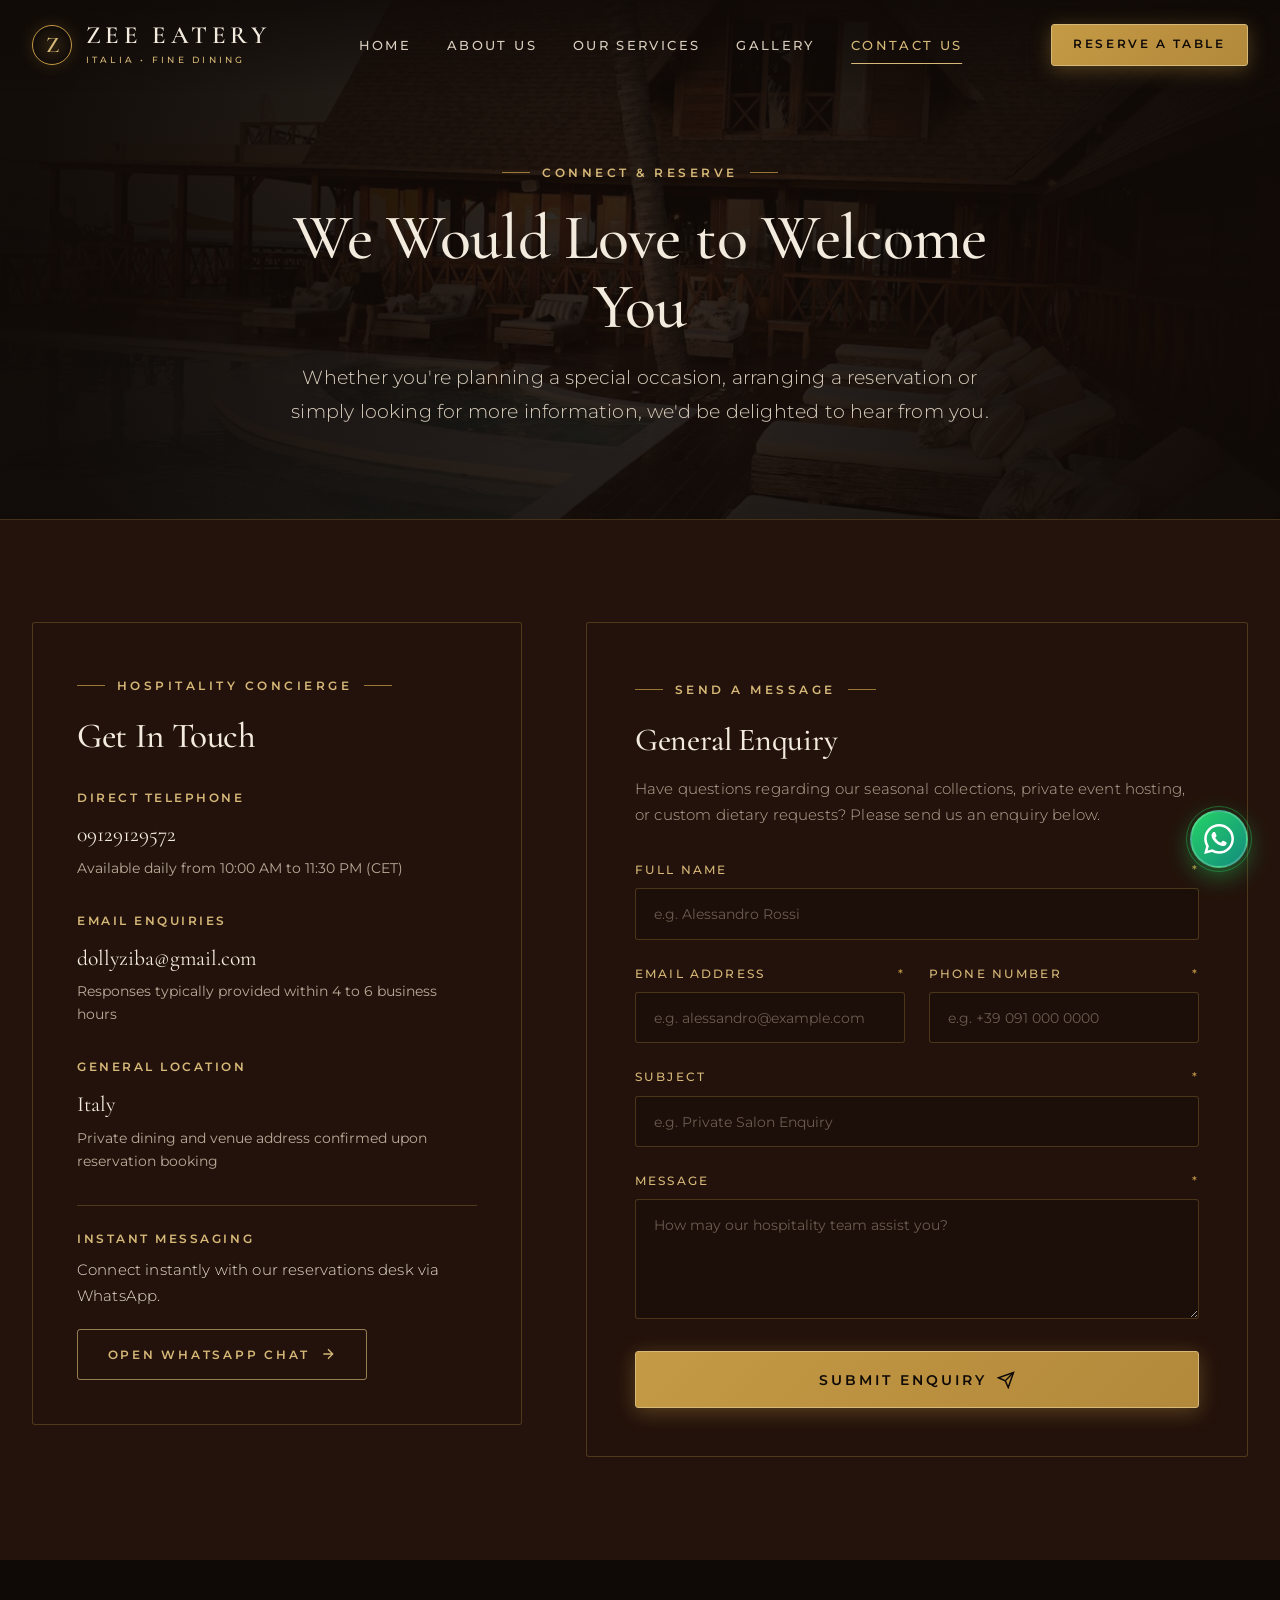
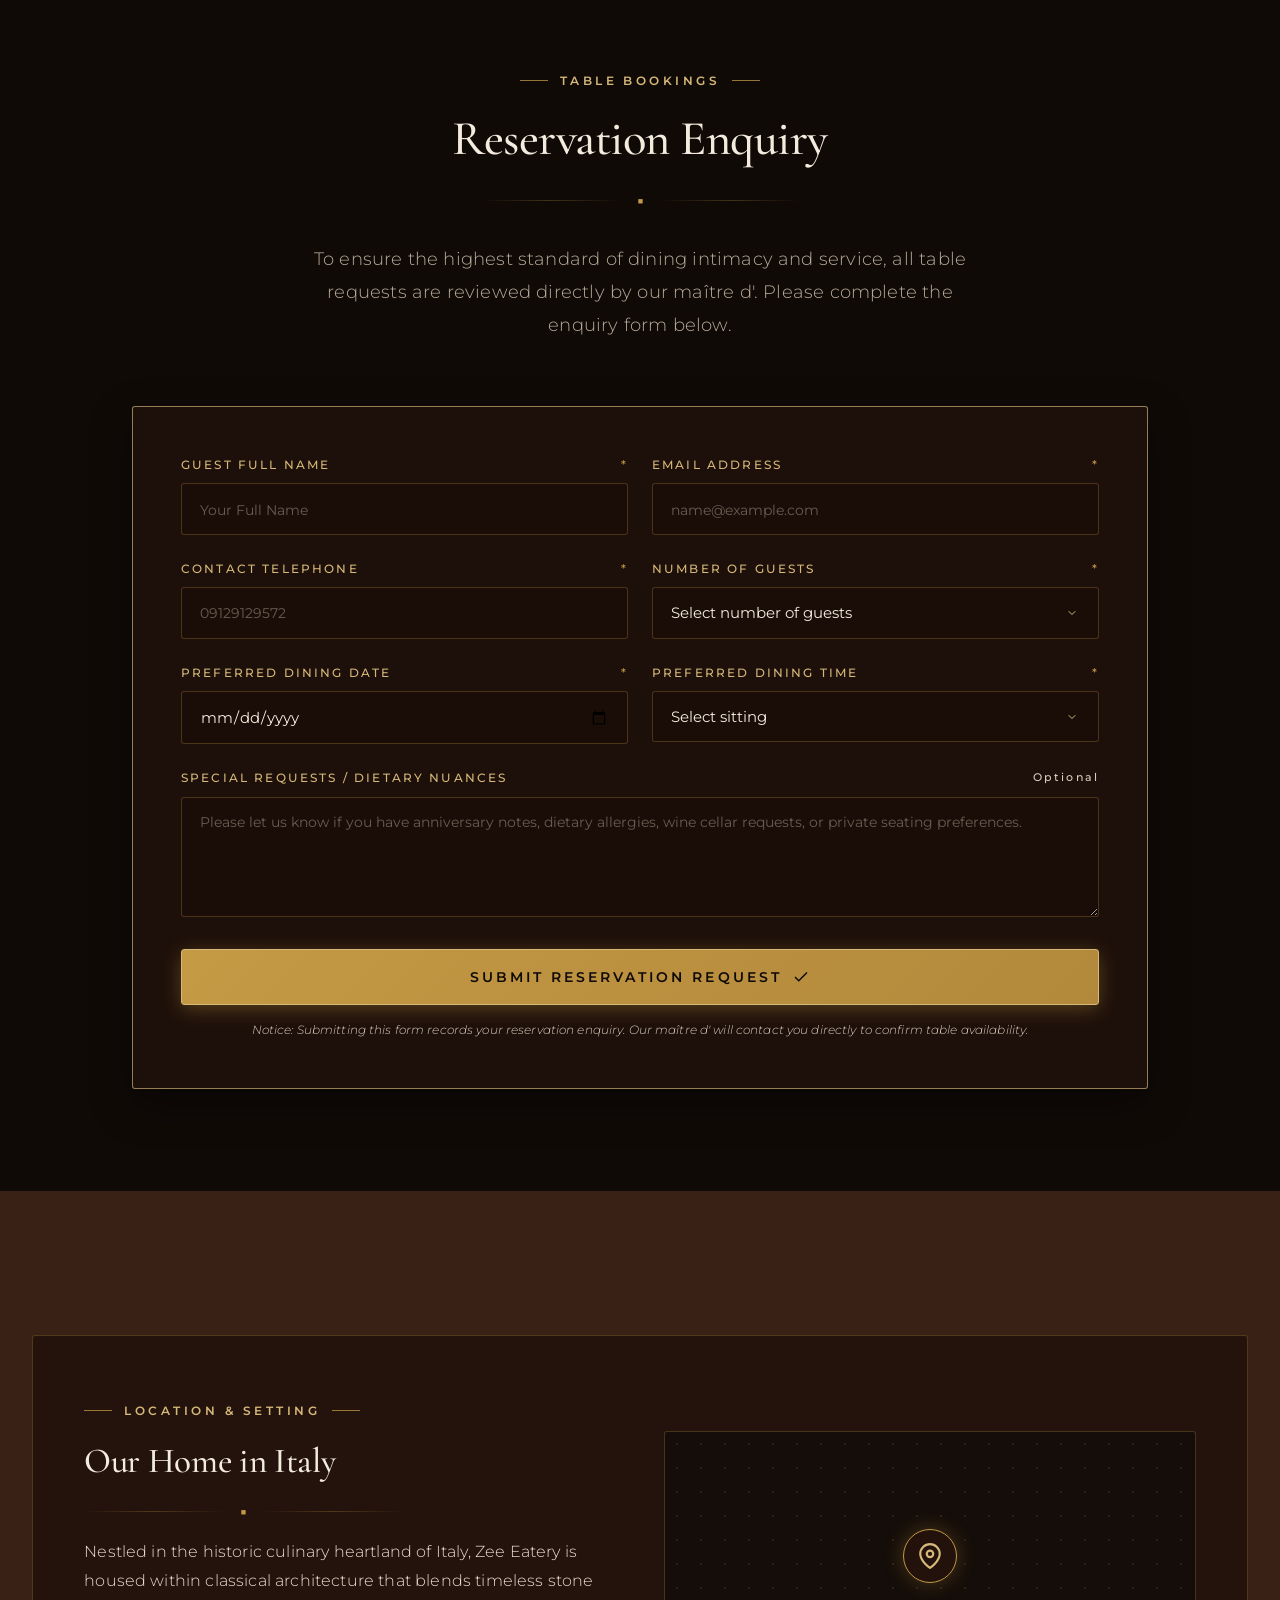
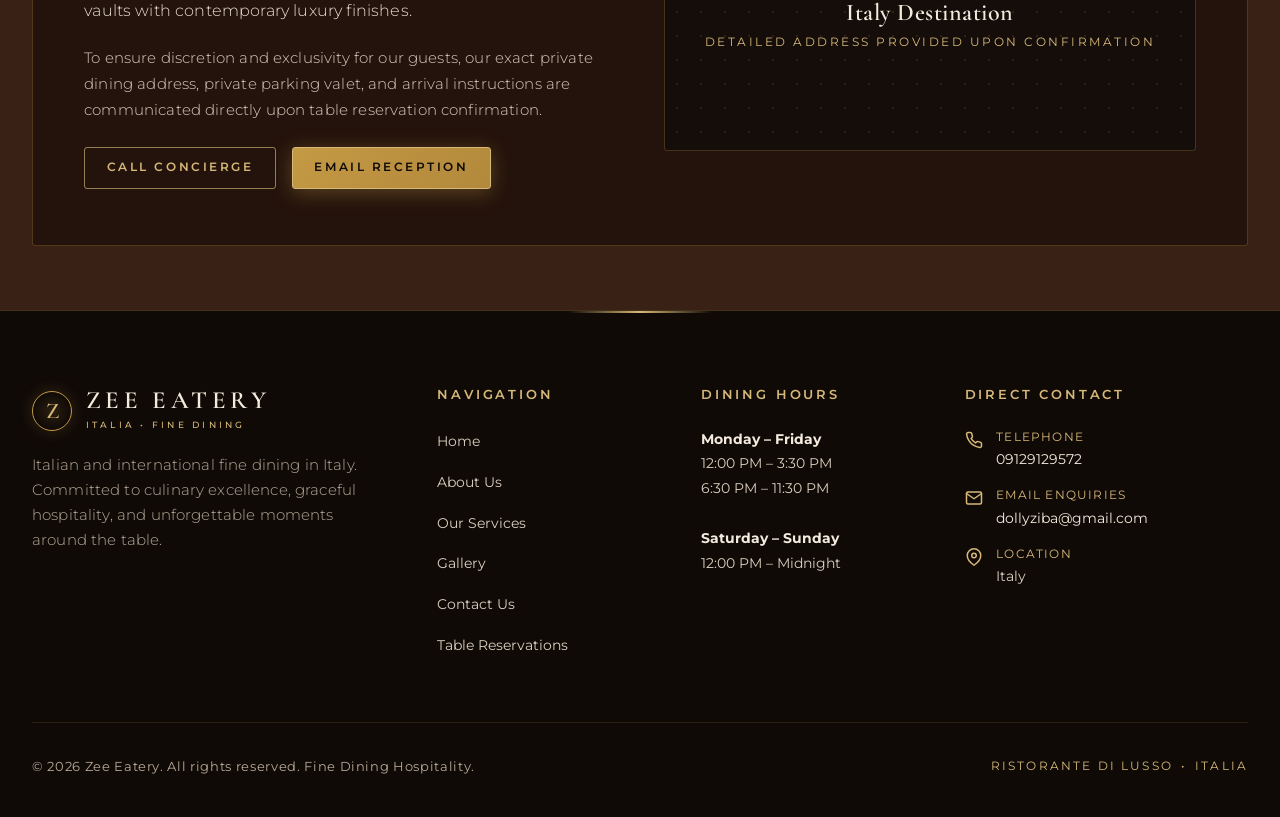
<file: contact.html>
<!DOCTYPE html>
<html lang="en">
<head>
  <meta charset="UTF-8">
  <meta name="viewport" content="width=device-width, initial-scale=1.0">
  <title>Contact Us — Reservations & Enquiries | Zee Eatery Italy</title>
  <meta name="description" content="Get in touch with Zee Eatery in Italy for table reservations, private dining enquiries, milestone celebrations, and general requests.">
  <link rel="icon" type="image/svg+xml" href="data:image/svg+xml,<svg xmlns='http://www.w3.org/2000/svg' viewBox='0 0 100 100'><circle cx='50' cy='50' r='48' stroke='%23C49A45' stroke-width='4' fill='%23100A07'/><text x='50' y='64' font-family='serif' font-size='48' font-weight='bold' fill='%23D6B878' text-anchor='middle'>Z</text></svg>">
  <script>
    if (window.location.hostname.includes('github.io') && 
        !window.location.pathname.endsWith('/') && 
        !window.location.pathname.split('/').pop().includes('.')) {
      window.location.replace(window.location.pathname + '/' + window.location.search + window.location.hash);
    }
  </script>
  <link rel="preconnect" href="https://fonts.googleapis.com">
  <link rel="preconnect" href="https://fonts.gstatic.com" crossorigin>
  <link rel="stylesheet" href="https://fonts.googleapis.com/css2?family=Cormorant+Garamond:ital,wght@0,300;0,400;0,500;0,600;0,700;1,400;1,500;1,600&family=Manrope:wght@300;400;500;600;700&family=Montserrat:wght@300;400;500;600;700&display=swap">

  <link rel="stylesheet" href="css/luxury-tokens.css?v=2.0">
  <link rel="stylesheet" href="css/base.css?v=2.0">
  <link rel="stylesheet" href="css/components.css?v=2.0">
  <link rel="stylesheet" href="css/animations.css?v=2.0">
  <link rel="stylesheet" href="css/pages.css?v=2.0">
  <base id="zee-base" href="https://dollyziba-web.github.io/porta/">
  <script id="zee-base-script">
    if (window.location.hostname === 'localhost' || window.location.hostname === '127.0.0.1') {
      var b = document.getElementById('zee-base');
      if (b) b.setAttribute('href', '/');
    }
  </script>
  <style id="zee-inline-styles">
/* ==========================================================================
   ZEE EATERY — LUXURY DESIGN SYSTEM TOKENS
   Italian & International Fine Dining • Italy
   ========================================================================== */

:root {
  /* Brand Core Color Palette */
  --color-espresso: #100A07;
  --color-rich-brown: #24130C;
  --color-chocolate: #3A2115;
  --color-mocha-deep: #1A0F09;
  --color-warm-ebony: #150D09;
  --color-slate-dark: #1E120B;

  /* Gold Accents & Highlights */
  --color-antique-gold: #C49A45;
  --color-champagne-gold: #D6B878;
  --color-pale-gold: #E8D3A7;
  --color-deep-gold: #9E7A31;
  --color-gold-glow: rgba(196, 154, 69, 0.35);
  --color-gold-border: rgba(196, 154, 69, 0.28);
  --color-gold-border-light: rgba(214, 184, 120, 0.18);
  --color-gold-border-bright: rgba(214, 184, 120, 0.65);

  /* Light & Text Colors */
  --color-warm-ivory: #F3EBDD;
  --color-cream: #FAF6F0;
  --color-muted-sand: #D9CEBE;
  --color-soft-gray: #A89B8C;
  --color-text-dark: #100A07;
  --color-text-body: #E8DFD0;
  --color-text-muted: #B8AA98;

  /* Background Variations for Sections */
  --bg-espresso: #100A07;
  --bg-rich-brown: #24130C;
  --bg-chocolate: #3A2115;
  --bg-warm-ivory: #F3EBDD;
  --bg-card-dark: rgba(36, 19, 12, 0.7);
  --bg-card-hover: rgba(58, 33, 21, 0.85);
  --bg-glass-espresso: rgba(16, 10, 7, 0.85);

  /* Typography */
  --font-serif: 'Cormorant Garamond', Garamond, 'Playfair Display', Georgia, serif;
  --font-sans: 'Montserrat', 'Manrope', -apple-system, BlinkMacSystemFont, 'Segoe UI', Roboto, sans-serif;

  /* Transitions */
  --transition-fast: 0.25s cubic-bezier(0.25, 0.46, 0.45, 0.94);
  --transition-medium: 0.45s cubic-bezier(0.16, 1, 0.3, 1);
  --transition-slow: 0.75s cubic-bezier(0.16, 1, 0.3, 1);
  --transition-luxury: 0.6s cubic-bezier(0.22, 1, 0.36, 1);

  /* Spacing */
  --spacing-xs: 0.25rem;
  --spacing-sm: 0.5rem;
  --spacing-md: 1rem;
  --spacing-lg: 1.5rem;
  --spacing-xl: 2.5rem;
  --spacing-2xl: 4rem;
  --spacing-3xl: 6rem;
  --spacing-4xl: 8rem;

  /* Layout */
  --container-max: 1320px;
  --container-narrow: 1080px;
  --navbar-height: 90px;
  --navbar-height-scrolled: 76px;

  /* Shadows */
  --shadow-subtle: 0 8px 30px rgba(0, 0, 0, 0.35);
  --shadow-card: 0 15px 40px rgba(0, 0, 0, 0.45);
  --shadow-gold-glow: 0 0 25px rgba(196, 154, 69, 0.25);
  --shadow-gold-button: 0 4px 20px rgba(196, 154, 69, 0.35);
  --shadow-lightbox: 0 25px 60px rgba(0, 0, 0, 0.85);

  /* Radius */
  --radius-sm: 3px;
  --radius-md: 6px;
  --radius-lg: 12px;
  --radius-pill: 9999px;

  /* Z-Indices */
  --z-below: -1;
  --z-base: 1;
  --z-nav: 100;
  --z-mobile-menu: 110;
  --z-floating: 120;
  --z-modal: 150;
  --z-toast: 200;
}

/* ==========================================================================
   ZEE EATERY — BASE STYLES & LUXURY TYPOGRAPHY
   ========================================================================== */

@import url('https://fonts.googleapis.com/css2?family=Cormorant+Garamond:ital,wght@0,300;0,400;0,500;0,600;0,700;1,400;1,500;1,600&family=Manrope:wght@300;400;500;600;700&family=Montserrat:wght@300;400;500;600;700&display=swap');

*, *::before, *::after {
  box-sizing: border-box;
  margin: 0;
  padding: 0;
}

html {
  font-size: 16px;
  scroll-behavior: smooth;
  -webkit-text-size-adjust: 100%;
  text-rendering: optimizeLegibility;
  -webkit-font-smoothing: antialiased;
  -moz-osx-font-smoothing: grayscale;
  background-color: var(--color-espresso);
}

body {
  font-family: var(--font-sans);
  font-weight: 400;
  line-height: 1.7;
  color: var(--color-text-body);
  background-color: var(--color-espresso);
  overflow-x: hidden;
  position: relative;
  min-height: 100vh;
}

/* Custom Luxury Scrollbar */
::-webkit-scrollbar {
  width: 9px;
}
::-webkit-scrollbar-track {
  background: var(--color-espresso);
}
::-webkit-scrollbar-thumb {
  background: linear-gradient(180deg, var(--color-antique-gold) 0%, var(--color-chocolate) 100%);
  border-radius: 4px;
  border: 2px solid var(--color-espresso);
}
::-webkit-scrollbar-thumb:hover {
  background: var(--color-champagne-gold);
}

/* Text Selection */
::selection {
  background-color: var(--color-antique-gold);
  color: var(--color-espresso);
}
::-moz-selection {
  background-color: var(--color-antique-gold);
  color: var(--color-espresso);
}

/* Base Headings */
h1, h2, h3, h4, h5, h6 {
  font-family: var(--font-serif);
  font-weight: 500;
  line-height: 1.15;
  color: var(--color-warm-ivory);
  letter-spacing: -0.01em;
}

h1 {
  font-size: clamp(2.5rem, 5.5vw, 4.5rem);
  font-weight: 500;
  line-height: 1.08;
}

h2 {
  font-size: clamp(2rem, 3.8vw, 3.25rem);
  font-weight: 500;
  line-height: 1.15;
}

h3 {
  font-size: clamp(1.4rem, 2.2vw, 2rem);
  font-weight: 500;
  line-height: 1.25;
}

h4 {
  font-size: clamp(1.15rem, 1.5vw, 1.45rem);
  font-weight: 600;
  letter-spacing: 0.02em;
}

p {
  margin-bottom: 1.25rem;
  font-size: 1.025rem;
  color: var(--color-text-body);
  font-weight: 300;
  letter-spacing: 0.01em;
}

p:last-child {
  margin-bottom: 0;
}

a {
  color: inherit;
  text-decoration: none;
  transition: color var(--transition-fast);
}

img {
  max-width: 100%;
  height: auto;
  display: block;
}

button {
  font-family: inherit;
  cursor: pointer;
  border: none;
  background: none;
  outline: none;
}

ul, ol {
  list-style: none;
}

/* Layout Containers */
.container {
  width: 100%;
  max-width: var(--container-max);
  margin-left: auto;
  margin-right: auto;
  padding-left: 2rem;
  padding-right: 2rem;
}

.container-narrow {
  max-width: var(--container-narrow);
}

.container-wide {
  max-width: 1480px;
}

/* Section Containers & Backgrounds */
.section {
  position: relative;
  padding-top: clamp(4.5rem, 8vw, 7.5rem);
  padding-bottom: clamp(4.5rem, 8vw, 7.5rem);
  overflow: hidden;
}

.section-dense {
  padding-top: clamp(3rem, 5vw, 5rem);
  padding-bottom: clamp(3rem, 5vw, 5rem);
}

/* Intentional Background Variations as requested by prompt */
.bg-espresso {
  background-color: var(--color-espresso);
  color: var(--color-text-body);
}

.bg-rich-brown {
  background-color: var(--color-rich-brown);
  color: var(--color-text-body);
}

.bg-chocolate {
  background-color: var(--color-chocolate);
  color: var(--color-text-body);
}

.bg-warm-ivory {
  background-color: var(--color-warm-ivory);
  color: var(--color-espresso);
}

.bg-warm-ivory h1,
.bg-warm-ivory h2,
.bg-warm-ivory h3,
.bg-warm-ivory h4 {
  color: var(--color-espresso);
}

.bg-warm-ivory p {
  color: #38251C;
}

.bg-warm-ivory .gold-eyebrow {
  color: #8C6A28;
}

.bg-warm-ivory .gold-divider::before,
.bg-warm-ivory .gold-divider::after {
  background: linear-gradient(90deg, transparent, rgba(140, 106, 40, 0.4), transparent);
}

/* Decorative Gold Eyebrows */
.gold-eyebrow {
  display: inline-flex;
  align-items: center;
  gap: 0.75rem;
  font-family: var(--font-sans);
  font-size: 0.78rem;
  font-weight: 600;
  text-transform: uppercase;
  letter-spacing: 0.28em;
  color: var(--color-champagne-gold);
  margin-bottom: 1.25rem;
}

.gold-eyebrow::before,
.gold-eyebrow::after {
  content: '';
  display: inline-block;
  width: 28px;
  height: 1px;
  background: var(--color-antique-gold);
  opacity: 0.75;
}

.gold-eyebrow.no-after::after {
  display: none;
}

/* Subtle Gold Divider */
.gold-divider {
  display: flex;
  align-items: center;
  justify-content: center;
  gap: 1rem;
  margin: 1.5rem 0 2rem;
}

.gold-divider::before,
.gold-divider::after {
  content: '';
  flex: 1;
  max-width: 140px;
  height: 1px;
  background: linear-gradient(90deg, transparent, var(--color-gold-border), transparent);
}

.gold-divider-diamond {
  color: var(--color-antique-gold);
  font-size: 0.7rem;
  transform: rotate(45deg);
  display: inline-block;
}

/* Header Text Alignments */
.text-center {
  text-align: center;
}

.text-center .gold-eyebrow {
  justify-content: center;
}

.section-header {
  margin-bottom: clamp(2.5rem, 5vw, 4.5rem);
}

.section-header p.subtitle {
  font-size: 1.15rem;
  color: var(--color-text-muted);
  max-width: 680px;
  margin: 1rem auto 0;
  line-height: 1.8;
}

/* Accessibility */
.sr-only {
  position: absolute;
  width: 1px;
  height: 1px;
  padding: 0;
  margin: -1px;
  overflow: hidden;
  clip: rect(0, 0, 0, 0);
  white-space: nowrap;
  border-width: 0;
}

:focus-visible {
  outline: 2px solid var(--color-champagne-gold);
  outline-offset: 3px;
}

/* ==========================================================================
   ZEE EATERY — LUXURY COMPONENTS
   ========================================================================== */

/* --------------------------------------------------------------------------
   1. NAVIGATION BAR
   -------------------------------------------------------------------------- */
.site-header {
  position: fixed;
  top: 0;
  left: 0;
  right: 0;
  height: var(--navbar-height);
  z-index: var(--z-nav);
  transition: all var(--transition-medium);
  background: linear-gradient(180deg, rgba(16, 10, 7, 0.75) 0%, rgba(16, 10, 7, 0) 100%);
  display: flex;
  align-items: center;
}

.site-header.scrolled {
  height: var(--navbar-height-scrolled);
  background: rgba(16, 10, 7, 0.95);
  backdrop-filter: blur(14px);
  -webkit-backdrop-filter: blur(14px);
  border-bottom: 1px solid var(--color-gold-border);
  box-shadow: 0 10px 30px rgba(0, 0, 0, 0.5);
}

.nav-container {
  display: flex;
  align-items: center;
  justify-content: space-between;
  width: 100%;
}

/* Brand Logo */
.brand-logo {
  display: flex;
  align-items: center;
  gap: 0.85rem;
  text-decoration: none;
}

.logo-symbol {
  width: 40px;
  height: 40px;
  border: 1px solid var(--color-antique-gold);
  border-radius: 50%;
  display: flex;
  align-items: center;
  justify-content: center;
  color: var(--color-champagne-gold);
  font-family: var(--font-serif);
  font-size: 1.4rem;
  font-weight: 600;
  background: radial-gradient(circle, rgba(196, 154, 69, 0.15) 0%, transparent 70%);
  box-shadow: 0 0 15px rgba(196, 154, 69, 0.2);
  transition: all var(--transition-fast);
}

.brand-logo:hover .logo-symbol {
  transform: scale(1.05);
  border-color: var(--color-champagne-gold);
  box-shadow: 0 0 20px rgba(214, 184, 120, 0.4);
}

.logo-text-group {
  display: flex;
  flex-direction: column;
}

.logo-title {
  font-family: var(--font-serif);
  font-size: 1.55rem;
  font-weight: 600;
  letter-spacing: 0.18em;
  color: var(--color-warm-ivory);
  line-height: 1;
}

.logo-sub {
  font-family: var(--font-sans);
  font-size: 0.58rem;
  letter-spacing: 0.35em;
  color: var(--color-champagne-gold);
  text-transform: uppercase;
  margin-top: 0.25rem;
  font-weight: 500;
}

/* Nav Links */
.nav-menu {
  display: flex;
  align-items: center;
  gap: 2.25rem;
}

.nav-link {
  font-family: var(--font-sans);
  font-size: 0.82rem;
  font-weight: 500;
  text-transform: uppercase;
  letter-spacing: 0.18em;
  color: var(--color-muted-sand);
  position: relative;
  padding: 0.5rem 0;
  transition: color var(--transition-fast);
}

.nav-link::after {
  content: '';
  position: absolute;
  bottom: 0;
  left: 50%;
  width: 0;
  height: 1.5px;
  background: var(--color-champagne-gold);
  transition: all var(--transition-fast);
  transform: translateX(-50%);
}

.nav-link:hover,
.nav-link.active {
  color: var(--color-champagne-gold);
}

.nav-link:hover::after,
.nav-link.active::after {
  width: 100%;
}

/* Nav Action */
.nav-actions {
  display: flex;
  align-items: center;
  gap: 1.25rem;
}

/* Hamburger Toggle Button */
.nav-toggle {
  display: none;
  flex-direction: column;
  justify-content: space-between;
  width: 32px;
  height: 22px;
  background: transparent;
  cursor: pointer;
  z-index: var(--z-mobile-menu);
  padding: 0;
}

.nav-toggle span {
  display: block;
  width: 100%;
  height: 2px;
  background-color: var(--color-warm-ivory);
  transition: all var(--transition-fast);
}

.nav-toggle.active span:nth-child(1) {
  transform: translateY(10px) rotate(45deg);
  background-color: var(--color-champagne-gold);
}

.nav-toggle.active span:nth-child(2) {
  opacity: 0;
}

.nav-toggle.active span:nth-child(3) {
  transform: translateY(-10px) rotate(-45deg);
  background-color: var(--color-champagne-gold);
}

/* Mobile Drawer */
.mobile-menu {
  display: none;
  position: fixed;
  top: 0;
  left: 0;
  width: 100%;
  height: 100vh;
  background: rgba(16, 10, 7, 0.98);
  backdrop-filter: blur(20px);
  -webkit-backdrop-filter: blur(20px);
  z-index: var(--z-mobile-menu);
  flex-direction: column;
  justify-content: center;
  align-items: center;
  gap: 2rem;
  opacity: 0;
  pointer-events: none;
  transition: opacity var(--transition-medium);
}

.mobile-menu.open {
  opacity: 1;
  pointer-events: auto;
}

.mobile-nav-links {
  display: flex;
  flex-direction: column;
  align-items: center;
  gap: 1.5rem;
}

.mobile-nav-link {
  font-family: var(--font-serif);
  font-size: 2rem;
  font-weight: 500;
  color: var(--color-warm-ivory);
  letter-spacing: 0.05em;
  transition: color var(--transition-fast);
}

.mobile-nav-link.active,
.mobile-nav-link:hover {
  color: var(--color-champagne-gold);
}

.mobile-menu-info {
  margin-top: 1.5rem;
  text-align: center;
  font-size: 0.9rem;
  color: var(--color-text-muted);
}

.mobile-menu-info a {
  color: var(--color-champagne-gold);
  display: block;
  margin-top: 0.4rem;
}

/* --------------------------------------------------------------------------
   2. LUXURY BUTTONS
   -------------------------------------------------------------------------- */
.btn {
  display: inline-flex;
  align-items: center;
  justify-content: center;
  gap: 0.65rem;
  padding: 0.85rem 1.85rem;
  font-family: var(--font-sans);
  font-size: 0.78rem;
  font-weight: 600;
  letter-spacing: 0.22em;
  text-transform: uppercase;
  border-radius: var(--radius-sm);
  transition: all var(--transition-fast);
  position: relative;
  overflow: hidden;
  text-decoration: none;
  cursor: pointer;
  white-space: nowrap;
}

.btn-gold {
  background: linear-gradient(135deg, var(--color-antique-gold) 0%, #B2883B 100%);
  color: var(--color-espresso);
  border: 1px solid var(--color-champagne-gold);
  box-shadow: var(--shadow-gold-button);
}

.btn-gold::before {
  content: '';
  position: absolute;
  top: 0;
  left: -100%;
  width: 100%;
  height: 100%;
  background: linear-gradient(90deg, transparent, rgba(255, 255, 255, 0.3), transparent);
  transition: left 0.6s ease;
}

.btn-gold:hover {
  background: linear-gradient(135deg, var(--color-champagne-gold) 0%, var(--color-antique-gold) 100%);
  transform: translateY(-2px);
  box-shadow: 0 6px 25px rgba(196, 154, 69, 0.5);
  color: #0A0604;
}

.btn-gold:hover::before {
  left: 100%;
}

.btn-outline-gold {
  background: transparent;
  color: var(--color-champagne-gold);
  border: 1px solid var(--color-gold-border-bright);
}

.btn-outline-gold:hover {
  background: var(--color-antique-gold);
  color: var(--color-espresso);
  border-color: var(--color-antique-gold);
  transform: translateY(-2px);
  box-shadow: 0 4px 20px rgba(196, 154, 69, 0.35);
}

.btn-text-gold {
  padding: 0.5rem 0;
  background: transparent;
  color: var(--color-champagne-gold);
  font-size: 0.82rem;
  letter-spacing: 0.2em;
  display: inline-flex;
  align-items: center;
  gap: 0.5rem;
  border-bottom: 1px solid transparent;
}

.btn-text-gold:hover {
  color: var(--color-pale-gold);
  border-bottom-color: var(--color-pale-gold);
}

.btn-text-gold svg {
  transition: transform var(--transition-fast);
}

.btn-text-gold:hover svg {
  transform: translateX(4px);
}

.btn-sm {
  padding: 0.65rem 1.35rem;
  font-size: 0.72rem;
}

.btn-lg {
  padding: 1.15rem 2.5rem;
  font-size: 0.86rem;
}

/* --------------------------------------------------------------------------
   3. EDITORIAL IMAGE FRAMES & VISUALS
   -------------------------------------------------------------------------- */
.editorial-frame {
  position: relative;
  overflow: hidden;
  border-radius: var(--radius-sm);
  border: 1px solid var(--color-gold-border);
  box-shadow: var(--shadow-card);
}

.editorial-frame img {
  width: 100%;
  height: 100%;
  object-fit: cover;
  transition: transform var(--transition-slow);
}

.editorial-frame:hover img {
  transform: scale(1.04);
}

.editorial-frame::after {
  content: '';
  position: absolute;
  inset: 0;
  pointer-events: none;
  box-shadow: inset 0 0 40px rgba(16, 10, 7, 0.4);
}

/* Decorative Gold Corner accents */
.frame-corner-gold {
  position: relative;
}

.frame-corner-gold::before,
.frame-corner-gold::after {
  content: '';
  position: absolute;
  width: 24px;
  height: 24px;
  pointer-events: none;
  z-index: 2;
  transition: all var(--transition-fast);
}

.frame-corner-gold::before {
  top: -6px;
  left: -6px;
  border-top: 2px solid var(--color-antique-gold);
  border-left: 2px solid var(--color-antique-gold);
}

.frame-corner-gold::after {
  bottom: -6px;
  right: -6px;
  border-bottom: 2px solid var(--color-antique-gold);
  border-right: 2px solid var(--color-antique-gold);
}

.frame-corner-gold:hover::before {
  top: -9px;
  left: -9px;
  border-color: var(--color-champagne-gold);
}

.frame-corner-gold:hover::after {
  bottom: -9px;
  right: -9px;
  border-color: var(--color-champagne-gold);
}

/* --------------------------------------------------------------------------
   4. LUXURY CARDS
   -------------------------------------------------------------------------- */
.luxury-card {
  background: var(--bg-card-dark);
  border: 1px solid var(--color-gold-border);
  border-radius: var(--radius-sm);
  padding: 2.25rem;
  transition: all var(--transition-medium);
  display: flex;
  flex-direction: column;
  position: relative;
}

.luxury-card:hover {
  background: var(--bg-card-hover);
  border-color: var(--color-gold-border-bright);
  transform: translateY(-5px);
  box-shadow: var(--shadow-card), var(--shadow-gold-glow);
}

/* --------------------------------------------------------------------------
   5. GALLERY & LIGHTBOX
   -------------------------------------------------------------------------- */
.gallery-filter-bar {
  display: flex;
  flex-wrap: wrap;
  align-items: center;
  justify-content: center;
  gap: 0.75rem;
  margin-bottom: 3.5rem;
}

.filter-btn {
  padding: 0.65rem 1.45rem;
  font-family: var(--font-sans);
  font-size: 0.78rem;
  font-weight: 500;
  letter-spacing: 0.15em;
  text-transform: uppercase;
  color: var(--color-muted-sand);
  background: rgba(36, 19, 12, 0.6);
  border: 1px solid var(--color-gold-border);
  border-radius: var(--radius-pill);
  transition: all var(--transition-fast);
  cursor: pointer;
}

.filter-btn:hover {
  color: var(--color-warm-ivory);
  border-color: var(--color-champagne-gold);
  background: rgba(58, 33, 21, 0.8);
}

.filter-btn.active {
  color: var(--color-espresso);
  background: var(--color-champagne-gold);
  border-color: var(--color-champagne-gold);
  box-shadow: 0 4px 15px rgba(196, 154, 69, 0.3);
  font-weight: 600;
}

.gallery-grid {
  display: grid;
  grid-template-columns: repeat(auto-fill, minmax(340px, 1fr));
  gap: 1.75rem;
}

.gallery-item {
  position: relative;
  border-radius: var(--radius-sm);
  overflow: hidden;
  border: 1px solid var(--color-gold-border);
  background: var(--color-rich-brown);
  aspect-ratio: 4/3;
  cursor: pointer;
  transition: all var(--transition-medium);
}

.gallery-item.hide {
  display: none;
}

.gallery-item img {
  width: 100%;
  height: 100%;
  object-fit: cover;
  transition: transform var(--transition-slow);
}

.gallery-item:hover img {
  transform: scale(1.06);
}

.gallery-item-overlay {
  position: absolute;
  inset: 0;
  background: linear-gradient(180deg, rgba(16, 10, 7, 0.1) 0%, rgba(16, 10, 7, 0.85) 85%);
  display: flex;
  flex-direction: column;
  justify-content: flex-end;
  padding: 1.75rem;
  opacity: 0;
  transition: opacity var(--transition-fast);
}

.gallery-item:hover .gallery-item-overlay {
  opacity: 1;
}

.gallery-item-tag {
  font-family: var(--font-sans);
  font-size: 0.68rem;
  letter-spacing: 0.22em;
  text-transform: uppercase;
  color: var(--color-champagne-gold);
  font-weight: 600;
  margin-bottom: 0.35rem;
}

.gallery-item-title {
  font-family: var(--font-serif);
  font-size: 1.35rem;
  color: var(--color-warm-ivory);
  line-height: 1.2;
}

.gallery-item-desc {
  font-size: 0.85rem;
  color: var(--color-muted-sand);
  margin-top: 0.35rem;
  line-height: 1.4;
}

.gallery-zoom-icon {
  position: absolute;
  top: 1.25rem;
  right: 1.25rem;
  width: 36px;
  height: 36px;
  border-radius: 50%;
  background: rgba(16, 10, 7, 0.7);
  border: 1px solid var(--color-champagne-gold);
  display: flex;
  align-items: center;
  justify-content: center;
  color: var(--color-champagne-gold);
  opacity: 0;
  transform: translateY(-8px);
  transition: all var(--transition-fast);
}

.gallery-item:hover .gallery-zoom-icon {
  opacity: 1;
  transform: translateY(0);
}

/* Lightbox Modal */
.lightbox-modal {
  position: fixed;
  inset: 0;
  background: rgba(10, 6, 4, 0.96);
  backdrop-filter: blur(16px);
  -webkit-backdrop-filter: blur(16px);
  z-index: var(--z-modal);
  display: none;
  align-items: center;
  justify-content: center;
  padding: 2rem;
  opacity: 0;
  transition: opacity var(--transition-medium);
}

.lightbox-modal.open {
  display: flex;
  opacity: 1;
}

.lightbox-content-wrapper {
  position: relative;
  max-width: 1000px;
  width: 100%;
  max-height: 90vh;
  display: flex;
  flex-direction: column;
  align-items: center;
}

.lightbox-img-box {
  position: relative;
  max-height: 70vh;
  border-radius: var(--radius-sm);
  overflow: hidden;
  border: 1px solid var(--color-gold-border);
  box-shadow: var(--shadow-lightbox);
}

.lightbox-img-box img {
  max-height: 70vh;
  max-width: 100%;
  object-fit: contain;
  display: block;
}

.lightbox-caption-bar {
  margin-top: 1.25rem;
  text-align: center;
  width: 100%;
}

.lightbox-category {
  font-family: var(--font-sans);
  font-size: 0.72rem;
  letter-spacing: 0.25em;
  color: var(--color-champagne-gold);
  text-transform: uppercase;
  margin-bottom: 0.35rem;
}

.lightbox-title {
  font-family: var(--font-serif);
  font-size: 1.8rem;
  color: var(--color-warm-ivory);
}

.lightbox-desc {
  font-size: 0.95rem;
  color: var(--color-muted-sand);
  max-width: 650px;
  margin: 0.5rem auto 0;
}

.lightbox-counter {
  margin-top: 0.75rem;
  font-size: 0.8rem;
  letter-spacing: 0.2em;
  color: var(--color-antique-gold);
}

/* Lightbox Controls */
.lightbox-btn {
  position: absolute;
  top: 50%;
  transform: translateY(-50%);
  width: 48px;
  height: 48px;
  background: rgba(24, 13, 8, 0.8);
  border: 1px solid var(--color-gold-border);
  border-radius: 50%;
  color: var(--color-warm-ivory);
  display: flex;
  align-items: center;
  justify-content: center;
  cursor: pointer;
  transition: all var(--transition-fast);
  z-index: 10;
}

.lightbox-btn:hover {
  background: var(--color-antique-gold);
  color: var(--color-espresso);
  border-color: var(--color-antique-gold);
  box-shadow: 0 0 15px rgba(196, 154, 69, 0.4);
}

.lightbox-btn.prev {
  left: 2rem;
}

.lightbox-btn.next {
  right: 2rem;
}

.lightbox-close {
  position: absolute;
  top: 2rem;
  right: 2rem;
  width: 44px;
  height: 44px;
  border-radius: 50%;
  background: rgba(24, 13, 8, 0.8);
  border: 1px solid var(--color-gold-border);
  color: var(--color-warm-ivory);
  display: flex;
  align-items: center;
  justify-content: center;
  cursor: pointer;
  transition: all var(--transition-fast);
  z-index: 10;
}

.lightbox-close:hover {
  background: var(--color-antique-gold);
  color: var(--color-espresso);
  border-color: var(--color-antique-gold);
}

/* --------------------------------------------------------------------------
   6. LUXURY FORMS & INPUTS
   -------------------------------------------------------------------------- */
.luxury-form {
  display: grid;
  grid-template-columns: 1fr 1fr;
  gap: 1.5rem;
}

.form-full {
  grid-column: 1 / -1;
}

.form-group {
  position: relative;
  display: flex;
  flex-direction: column;
}

.form-label {
  font-family: var(--font-sans);
  font-size: 0.75rem;
  font-weight: 500;
  text-transform: uppercase;
  letter-spacing: 0.18em;
  color: var(--color-champagne-gold);
  margin-bottom: 0.5rem;
  display: flex;
  justify-content: space-between;
}

.form-input,
.form-select,
.form-textarea {
  width: 100%;
  padding: 0.95rem 1.15rem;
  font-family: var(--font-sans);
  font-size: 0.95rem;
  color: var(--color-warm-ivory);
  background-color: rgba(26, 15, 9, 0.7);
  border: 1px solid var(--color-gold-border);
  border-radius: var(--radius-sm);
  transition: all var(--transition-fast);
  outline: none;
}

.form-input:focus,
.form-select:focus,
.form-textarea:focus {
  border-color: var(--color-champagne-gold);
  box-shadow: 0 0 15px rgba(196, 154, 69, 0.25);
  background-color: rgba(36, 19, 12, 0.9);
}

.form-input::placeholder,
.form-textarea::placeholder {
  color: rgba(184, 170, 152, 0.5);
  font-size: 0.88rem;
}

.form-select {
  cursor: pointer;
  appearance: none;
  background-image: url("data:image/svg+xml,%3Csvg xmlns='http://www.w3.org/2000/svg' width='12' height='12' viewBox='0 0 24 24' fill='none' stroke='%23D6B878' stroke-width='2' stroke-linecap='round' stroke-linejoin='round'%3E%3Cpolyline points='6 9 12 15 18 9'%3E%3C/polyline%3E%3C/svg%3E");
  background-repeat: no-repeat;
  background-position: right 1.25rem center;
}

.form-select option {
  background-color: var(--color-rich-brown);
  color: var(--color-warm-ivory);
}

.form-textarea {
  min-height: 120px;
  resize: vertical;
}

.form-error {
  font-size: 0.75rem;
  color: #E57373;
  margin-top: 0.35rem;
  display: none;
}

.form-group.has-error .form-input,
.form-group.has-error .form-select,
.form-group.has-error .form-textarea {
  border-color: #E57373;
}

.form-group.has-error .form-error {
  display: block;
}

/* --------------------------------------------------------------------------
   7. FLOATING WHATSAPP BUTTON (ESSENTIAL REQUIREMENT)
   -------------------------------------------------------------------------- */
.whatsapp-float-btn {
  position: fixed;
  bottom: 2rem;
  right: 2rem;
  z-index: var(--z-floating);
  display: flex;
  align-items: center;
  gap: 0.75rem;
  text-decoration: none;
  cursor: pointer;
  transition: transform var(--transition-fast);
}

.whatsapp-float-icon-box {
  width: 58px;
  height: 58px;
  border-radius: 50%;
  background: linear-gradient(135deg, #25D366 0%, #128C7E 100%);
  display: flex;
  align-items: center;
  justify-content: center;
  color: #FFFFFF;
  box-shadow: 0 8px 25px rgba(37, 211, 102, 0.45);
  border: 2px solid rgba(255, 255, 255, 0.2);
  transition: all var(--transition-medium);
  position: relative;
}

.whatsapp-float-icon-box::before {
  content: '';
  position: absolute;
  inset: -6px;
  border-radius: 50%;
  border: 1px solid rgba(37, 211, 102, 0.4);
  animation: pulseGlow 2.5s infinite;
}

@keyframes pulseGlow {
  0% { transform: scale(0.95); opacity: 0.8; }
  50% { transform: scale(1.15); opacity: 0.2; }
  100% { transform: scale(0.95); opacity: 0.8; }
}

.whatsapp-float-btn:hover .whatsapp-float-icon-box {
  transform: scale(1.08);
  box-shadow: 0 10px 30px rgba(37, 211, 102, 0.6);
}

.whatsapp-tooltip {
  background: rgba(16, 10, 7, 0.95);
  color: var(--color-warm-ivory);
  border: 1px solid var(--color-gold-border);
  padding: 0.45rem 0.9rem;
  border-radius: var(--radius-pill);
  font-family: var(--font-sans);
  font-size: 0.75rem;
  font-weight: 500;
  letter-spacing: 0.1em;
  white-space: nowrap;
  box-shadow: 0 4px 15px rgba(0, 0, 0, 0.4);
  opacity: 0;
  transform: translateX(10px);
  pointer-events: none;
  transition: all var(--transition-fast);
}

.whatsapp-float-btn:hover .whatsapp-tooltip {
  opacity: 1;
  transform: translateX(0);
}

/* --------------------------------------------------------------------------
   8. TOAST NOTIFICATION
   -------------------------------------------------------------------------- */
.toast-container {
  position: fixed;
  bottom: 2rem;
  left: 2rem;
  z-index: var(--z-toast);
  display: flex;
  flex-direction: column;
  gap: 0.75rem;
  pointer-events: none;
}

.toast {
  background: rgba(24, 13, 8, 0.95);
  border: 1px solid var(--color-champagne-gold);
  border-radius: var(--radius-sm);
  padding: 1.15rem 1.65rem;
  color: var(--color-warm-ivory);
  box-shadow: 0 10px 30px rgba(0, 0, 0, 0.6);
  backdrop-filter: blur(10px);
  max-width: 420px;
  pointer-events: auto;
  display: flex;
  align-items: center;
  gap: 1rem;
  transform: translateY(20px);
  opacity: 0;
  transition: all var(--transition-medium);
}

.toast.show {
  transform: translateY(0);
  opacity: 1;
}

.toast-icon {
  color: var(--color-champagne-gold);
  font-size: 1.25rem;
  flex-shrink: 0;
}

.toast-title {
  font-family: var(--font-serif);
  font-size: 1.15rem;
  color: var(--color-champagne-gold);
}

.toast-msg {
  font-size: 0.85rem;
  color: var(--color-muted-sand);
  margin-top: 0.2rem;
}

/* --------------------------------------------------------------------------
   9. LUXURY FOOTER
   -------------------------------------------------------------------------- */
.site-footer {
  background-color: var(--color-espresso);
  border-top: 1px solid var(--color-gold-border);
  padding-top: clamp(4rem, 6vw, 6rem);
  padding-bottom: 2.5rem;
  position: relative;
}

.site-footer::before {
  content: '';
  position: absolute;
  top: 0;
  left: 50%;
  transform: translateX(-50%);
  width: 180px;
  height: 2px;
  background: radial-gradient(circle, var(--color-champagne-gold) 0%, transparent 80%);
}

.footer-top {
  display: grid;
  grid-template-columns: 2fr 1.2fr 1.2fr 1.6fr;
  gap: clamp(2rem, 4vw, 4rem);
  margin-bottom: clamp(3rem, 5vw, 4.5rem);
}

.footer-brand p {
  color: var(--color-text-muted);
  font-size: 0.92rem;
  margin-top: 1.25rem;
  max-width: 340px;
  line-height: 1.7;
}

.footer-heading {
  font-family: var(--font-sans);
  font-size: 0.8rem;
  font-weight: 600;
  letter-spacing: 0.22em;
  text-transform: uppercase;
  color: var(--color-champagne-gold);
  margin-bottom: 1.5rem;
}

.footer-links {
  display: flex;
  flex-direction: column;
  gap: 0.85rem;
}

.footer-link {
  font-size: 0.9rem;
  color: var(--color-muted-sand);
  transition: color var(--transition-fast), transform var(--transition-fast);
  display: inline-block;
}

.footer-link:hover {
  color: var(--color-champagne-gold);
  transform: translateX(4px);
}

.footer-contact-item {
  display: flex;
  align-items: flex-start;
  gap: 0.85rem;
  font-size: 0.9rem;
  color: var(--color-muted-sand);
  margin-bottom: 0.85rem;
}

.footer-contact-item svg {
  color: var(--color-champagne-gold);
  flex-shrink: 0;
  margin-top: 0.25rem;
}

.footer-contact-item a {
  color: var(--color-warm-ivory);
  transition: color var(--transition-fast);
}

.footer-contact-item a:hover {
  color: var(--color-champagne-gold);
}

.footer-bottom {
  padding-top: 2rem;
  border-top: 1px solid rgba(196, 154, 69, 0.15);
  display: flex;
  align-items: center;
  justify-content: space-between;
  flex-wrap: wrap;
  gap: 1.5rem;
  font-size: 0.82rem;
  color: var(--color-text-muted);
}

.footer-copyright {
  letter-spacing: 0.05em;
}

.footer-italy-badge {
  display: inline-flex;
  align-items: center;
  gap: 0.5rem;
  font-family: var(--font-sans);
  font-size: 0.75rem;
  letter-spacing: 0.18em;
  text-transform: uppercase;
  color: var(--color-champagne-gold);
}

/* ==========================================================================
   ZEE EATERY — LUXURY ANIMATION SYSTEM
   Refined Letter Animations & Cinematic Scroll Reveals
   ========================================================================== */

/* --------------------------------------------------------------------------
   1. HERO LETTER-LEVEL REVEAL & FLOATING ANIMATIONS
   -------------------------------------------------------------------------- */
.anim-letter {
  display: inline-block;
  opacity: 0;
  transform: translateY(28px);
  will-change: transform, opacity;
  animation: letterRise 0.85s cubic-bezier(0.2, 0.9, 0.3, 1) forwards;
}

/* Stagger delays are calculated dynamically via JS or assigned via inline style */
@keyframes letterRise {
  0% {
    opacity: 0;
    transform: translateY(28px) scale(0.96);
  }
  60% {
    opacity: 0.85;
  }
  100% {
    opacity: 1;
    transform: translateY(0) scale(1);
  }
}

/* Selected letters with subtle perpetual floating/breathing */
.anim-letter.float-subtle {
  animation: letterRise 0.85s cubic-bezier(0.2, 0.9, 0.3, 1) forwards,
             letterFloat 6s ease-in-out infinite alternate;
}

@keyframes letterFloat {
  0% {
    transform: translateY(0);
  }
  50% {
    transform: translateY(-3.5px);
  }
  100% {
    transform: translateY(0);
  }
}

/* Words preserve whitespace properly */
.anim-word {
  display: inline-block;
  white-space: nowrap;
}

/* Staggered entrance for subtitle & hero buttons */
.hero-fade-up {
  opacity: 0;
  transform: translateY(24px);
  animation: fadeUp 0.9s cubic-bezier(0.2, 0.9, 0.3, 1) forwards;
}

.hero-fade-up.delay-1 { animation-delay: 0.2s; }
.hero-fade-up.delay-2 { animation-delay: 0.6s; }
.hero-fade-up.delay-3 { animation-delay: 0.9s; }
.hero-fade-up.delay-4 { animation-delay: 1.1s; }

@keyframes fadeUp {
  to {
    opacity: 1;
    transform: translateY(0);
  }
}

/* --------------------------------------------------------------------------
   2. SCROLL REVEAL ANIMATIONS
   -------------------------------------------------------------------------- */
.js-enabled .reveal {
  opacity: 0;
  transform: translateY(35px);
  transition: opacity 0.85s cubic-bezier(0.2, 0.9, 0.3, 1),
              transform 0.85s cubic-bezier(0.2, 0.9, 0.3, 1);
  will-change: opacity, transform;
}

.js-enabled .reveal.reveal-left {
  transform: translateX(-40px);
}

.js-enabled .reveal.reveal-right {
  transform: translateX(40px);
}

.js-enabled .reveal.reveal-scale {
  transform: scale(0.94);
}

.js-enabled .reveal.is-revealed {
  opacity: 1;
  transform: translate(0, 0) scale(1);
}

/* Stagger classes for grid children */
.stagger-parent .stagger-child:nth-child(1) { transition-delay: 0.05s; }
.stagger-parent .stagger-child:nth-child(2) { transition-delay: 0.15s; }
.stagger-parent .stagger-child:nth-child(3) { transition-delay: 0.25s; }
.stagger-parent .stagger-child:nth-child(4) { transition-delay: 0.35s; }
.stagger-parent .stagger-child:nth-child(5) { transition-delay: 0.45s; }
.stagger-parent .stagger-child:nth-child(6) { transition-delay: 0.55s; }

/* --------------------------------------------------------------------------
   3. SUBTLE AMBIENT & HOVER EFFECTS
   -------------------------------------------------------------------------- */
/* Soft Gold Pulse */
@keyframes subtleGoldPulse {
  0% {
    box-shadow: 0 0 15px rgba(196, 154, 69, 0.2);
  }
  50% {
    box-shadow: 0 0 30px rgba(196, 154, 69, 0.45);
  }
  100% {
    box-shadow: 0 0 15px rgba(196, 154, 69, 0.2);
  }
}

.gold-pulse {
  animation: subtleGoldPulse 4s infinite ease-in-out;
}

/* Subtle Slow Ken Burns for background overlays */
@keyframes slowKenBurns {
  0% {
    transform: scale(1);
  }
  100% {
    transform: scale(1.05);
  }
}

.ken-burns {
  animation: slowKenBurns 18s ease-out alternate infinite;
}

/* --------------------------------------------------------------------------
   4. ACCESSIBILITY: REDUCED MOTION
   -------------------------------------------------------------------------- */
@media (prefers-reduced-motion: reduce) {
  *, *::before, *::after {
    animation-duration: 0.01ms !important;
    animation-iteration-count: 1 !important;
    transition-duration: 0.01ms !important;
    scroll-behavior: auto !important;
  }

  .anim-letter,
  .hero-fade-up,
  .reveal,
  .reveal.reveal-left,
  .reveal.reveal-right,
  .reveal.reveal-scale {
    opacity: 1 !important;
    transform: none !important;
  }
}

/* ==========================================================================
   ZEE EATERY — PAGE-SPECIFIC LAYOUTS & RESPONSIVE RULES
   ========================================================================== */

/* --------------------------------------------------------------------------
   HOMEPAGE: SECTION 1 — CINEMATIC FULL-WIDTH HERO SECTION
   Matches the reference screenshot: single cinematic composition with
   headline, supporting text and CTA on the LEFT, and the woman dining
   naturally integrated on the RIGHT side of the background.
   No separate framed card.
   -------------------------------------------------------------------------- */
.hero-section {
  position: relative;
  min-height: 100vh;
  display: flex;
  align-items: center;
  padding-top: calc(var(--navbar-height) + 3rem);
  padding-bottom: clamp(4rem, 8vw, 6.5rem);
  background-color: var(--color-espresso);
  overflow: hidden;
}

.hero-cinematic-bg {
  background-image: url('https://dollyziba-web.github.io/porta/assets/images/hero-woman-dining.png'), url('assets/images/hero-woman-dining.png'), url('../assets/images/hero-woman-dining.png');
  background-size: cover;
  background-position: right 18% center;
  background-repeat: no-repeat;
}

/* Dark gradient overlay: guarantees perfect readability for left-aligned text
   while allowing the woman dining on the right to remain luminous and natural */
.hero-cinematic-bg::before {
  content: '';
  position: absolute;
  inset: 0;
  pointer-events: none;
  background: 
    linear-gradient(to right, 
      rgba(16, 10, 7, 0.96) 0%, 
      rgba(16, 10, 7, 0.90) 32%, 
      rgba(16, 10, 7, 0.65) 50%, 
      rgba(16, 10, 7, 0.25) 72%, 
      rgba(16, 10, 7, 0.15) 100%
    ),
    linear-gradient(to top, 
      rgba(16, 10, 7, 0.92) 0%, 
      transparent 22%
    ),
    linear-gradient(to bottom, 
      rgba(16, 10, 7, 0.85) 0%, 
      transparent 18%
    );
  z-index: 1;
}

.hero-cinematic-container {
  position: relative;
  z-index: 2;
  width: 100%;
}

.hero-content {
  max-width: 620px;
}

.hero-headline {
  margin-top: 1rem;
  margin-bottom: 1.5rem;
  color: var(--color-warm-ivory);
  font-size: clamp(2.8rem, 5.2vw, 4.4rem);
  font-weight: 400;
  line-height: 1.08;
  letter-spacing: -0.015em;
  text-shadow: 0 4px 20px rgba(0, 0, 0, 0.6);
}

.hero-headline em {
  font-style: italic;
  font-family: var(--font-serif);
  color: var(--color-champagne-gold);
}

.hero-description {
  font-size: clamp(1.05rem, 1.4vw, 1.25rem);
  color: var(--color-muted-sand);
  line-height: 1.8;
  margin-bottom: 2.5rem;
  font-weight: 300;
  text-shadow: 0 2px 10px rgba(0, 0, 0, 0.5);
}

.hero-cta-group {
  display: flex;
  align-items: center;
  flex-wrap: wrap;
  gap: 1.25rem;
}

/* --------------------------------------------------------------------------
   HOMEPAGE: SECTION 2 — RESTAURANT INTRODUCTION
   -------------------------------------------------------------------------- */
.intro-grid {
  display: grid;
  grid-template-columns: 1fr 1fr;
  align-items: center;
  gap: clamp(2.5rem, 5vw, 5.5rem);
}

.intro-visual {
  position: relative;
}

.intro-image {
  border-radius: var(--radius-sm);
  border: 1px solid var(--color-gold-border);
  box-shadow: var(--shadow-card);
  width: 100%;
  height: 480px;
  object-fit: cover;
}

.intro-accent-badge {
  position: absolute;
  bottom: -1.5rem;
  right: -1.5rem;
  background: rgba(36, 19, 12, 0.95);
  border: 1px solid var(--color-antique-gold);
  padding: 1.25rem 1.75rem;
  border-radius: var(--radius-sm);
  box-shadow: var(--shadow-card);
  backdrop-filter: blur(8px);
}

.intro-accent-badge span {
  display: block;
  font-family: var(--font-serif);
  font-size: 1.8rem;
  color: var(--color-champagne-gold);
  line-height: 1;
}

.intro-accent-badge small {
  font-size: 0.72rem;
  letter-spacing: 0.18em;
  text-transform: uppercase;
  color: var(--color-muted-sand);
}

/* --------------------------------------------------------------------------
   HOMEPAGE: SECTION 3 — SIGNATURE DISHES (STRICTLY 2 ITEMS)
   -------------------------------------------------------------------------- */
.signature-dishes-grid {
  display: grid;
  grid-template-columns: 1fr 1fr;
  gap: clamp(2rem, 4vw, 3.5rem);
  margin-top: 3rem;
  margin-bottom: 3.5rem;
}

.signature-dish-card {
  background: var(--bg-card-dark);
  border: 1px solid var(--color-gold-border);
  border-radius: var(--radius-sm);
  overflow: hidden;
  transition: all var(--transition-medium);
  display: flex;
  flex-direction: column;
}

.signature-dish-card:hover {
  border-color: var(--color-gold-border-bright);
  transform: translateY(-6px);
  box-shadow: var(--shadow-card), var(--shadow-gold-glow);
}

.signature-dish-img-box {
  width: 100%;
  height: 340px;
  overflow: hidden;
  position: relative;
}

.signature-dish-img-box img {
  width: 100%;
  height: 100%;
  object-fit: cover;
  transition: transform var(--transition-slow);
}

.signature-dish-card:hover .signature-dish-img-box img {
  transform: scale(1.05);
}

.signature-dish-info {
  padding: 2.25rem;
  display: flex;
  flex-direction: column;
  flex: 1;
}

.dish-badge {
  font-family: var(--font-sans);
  font-size: 0.72rem;
  letter-spacing: 0.2em;
  text-transform: uppercase;
  color: var(--color-champagne-gold);
  margin-bottom: 0.5rem;
  font-weight: 600;
}

.dish-title {
  font-family: var(--font-serif);
  font-size: 1.85rem;
  color: var(--color-warm-ivory);
  margin-bottom: 0.75rem;
  line-height: 1.2;
}

.dish-desc {
  font-size: 0.98rem;
  color: var(--color-text-muted);
  line-height: 1.7;
}

/* --------------------------------------------------------------------------
   HOMEPAGE: SECTION 4 — DINING EXPERIENCE
   -------------------------------------------------------------------------- */
.experience-grid {
  display: grid;
  grid-template-columns: 1fr 1fr;
  align-items: center;
  gap: clamp(2.5rem, 5vw, 5.5rem);
}

.experience-content {
  padding-right: 1rem;
}

.experience-highlights {
  display: grid;
  grid-template-columns: 1fr 1fr;
  gap: 1.5rem;
  margin: 2rem 0;
}

.experience-item {
  border-left: 2px solid var(--color-antique-gold);
  padding-left: 1rem;
}

.experience-item h4 {
  font-family: var(--font-serif);
  font-size: 1.25rem;
  color: var(--color-warm-ivory);
  margin-bottom: 0.35rem;
}

.experience-item p {
  font-size: 0.88rem;
  color: var(--color-text-muted);
  line-height: 1.5;
}

/* --------------------------------------------------------------------------
   HOMEPAGE: SECTION 5 — SERVICES PREVIEW (2 FEATURED CARDS)
   Balanced two-column luxury cards with centered alignment and generous spacing.
   -------------------------------------------------------------------------- */
.services-preview-grid {
  display: grid;
  grid-template-columns: repeat(2, 1fr);
  max-width: 960px;
  margin: 3rem auto 3.5rem;
  gap: clamp(2rem, 4vw, 3rem);
}

.service-preview-card {
  background: var(--bg-card-dark);
  border: 1px solid var(--color-gold-border);
  border-radius: var(--radius-sm);
  overflow: hidden;
  transition: all var(--transition-medium);
  display: flex;
  flex-direction: column;
}

.service-preview-card:hover {
  border-color: var(--color-champagne-gold);
  transform: translateY(-5px);
  box-shadow: var(--shadow-card);
}

.service-preview-img-box {
  width: 100%;
  height: 250px;
  overflow: hidden;
}

.service-preview-img-box img {
  width: 100%;
  height: 100%;
  object-fit: cover;
  transition: transform var(--transition-slow);
}

.service-preview-card:hover .service-preview-img-box img {
  transform: scale(1.08);
}

.service-preview-body {
  padding: 1.85rem;
  display: flex;
  flex-direction: column;
  flex: 1;
}

.service-preview-body h3 {
  font-size: 1.45rem;
  margin-bottom: 0.5rem;
}

.service-preview-body p {
  font-size: 0.88rem;
  color: var(--color-text-muted);
  line-height: 1.6;
}

/* --------------------------------------------------------------------------
   HOMEPAGE: SECTION 6 — RESTAURANT ATMOSPHERE (EDITORIAL MOSAIC)
   -------------------------------------------------------------------------- */
.atmosphere-mosaic {
  display: grid;
  grid-template-columns: 1.2fr 0.9fr 1fr;
  gap: 1.75rem;
  margin-top: 3rem;
  align-items: stretch;
}

.atmosphere-card {
  position: relative;
  border-radius: var(--radius-sm);
  overflow: hidden;
  border: 1px solid var(--color-gold-border);
  height: 420px;
}

.atmosphere-card img {
  width: 100%;
  height: 100%;
  object-fit: cover;
  transition: transform var(--transition-slow);
}

.atmosphere-card:hover img {
  transform: scale(1.05);
}

.atmosphere-overlay {
  position: absolute;
  inset: 0;
  background: linear-gradient(180deg, transparent 50%, rgba(16, 10, 7, 0.8) 100%);
  display: flex;
  align-items: flex-end;
  padding: 1.75rem;
}

.atmosphere-overlay span {
  font-family: var(--font-serif);
  font-size: 1.35rem;
  color: var(--color-warm-ivory);
}

/* --------------------------------------------------------------------------
   HOMEPAGE: SECTION 7 — GALLERY PREVIEW (STRICTLY 2 IMAGES)
   -------------------------------------------------------------------------- */
.gallery-preview-grid {
  display: grid;
  grid-template-columns: 1fr 1fr;
  gap: clamp(2rem, 4vw, 3.5rem);
  margin-top: 3rem;
  margin-bottom: 3.5rem;
}

.gallery-preview-card {
  border-radius: var(--radius-sm);
  overflow: hidden;
  border: 1px solid var(--color-gold-border);
  height: 380px;
  position: relative;
}

.gallery-preview-card img {
  width: 100%;
  height: 100%;
  object-fit: cover;
  transition: transform var(--transition-slow);
}

.gallery-preview-card:hover img {
  transform: scale(1.05);
}

.gallery-preview-caption {
  position: absolute;
  bottom: 0;
  left: 0;
  right: 0;
  padding: 1.5rem;
  background: linear-gradient(180deg, transparent 0%, rgba(16, 10, 7, 0.85) 100%);
  color: var(--color-warm-ivory);
  font-family: var(--font-serif);
  font-size: 1.25rem;
}

/* --------------------------------------------------------------------------
   HOMEPAGE: SECTION 8 — TESTIMONIALS (WARM IVORY CONTRAST SECTION)
   -------------------------------------------------------------------------- */
.testimonials-grid {
  display: grid;
  grid-template-columns: repeat(3, 1fr);
  gap: 2rem;
  margin-top: 3rem;
}

.testimonial-card {
  background: #EFE7D8;
  border: 1px solid rgba(196, 154, 69, 0.35);
  border-radius: var(--radius-sm);
  padding: 2.25rem;
  display: flex;
  flex-direction: column;
  justify-content: space-between;
  box-shadow: 0 10px 25px rgba(0, 0, 0, 0.06);
  transition: all var(--transition-fast);
}

.testimonial-card:hover {
  transform: translateY(-4px);
  box-shadow: 0 15px 35px rgba(0, 0, 0, 0.1);
}

.testimonial-quote-icon {
  font-family: var(--font-serif);
  font-size: 3.5rem;
  color: var(--color-antique-gold);
  line-height: 1;
  margin-bottom: 0.5rem;
}

.testimonial-text {
  font-family: var(--font-serif);
  font-size: 1.15rem;
  font-style: italic;
  color: #2D1B12;
  line-height: 1.7;
  margin-bottom: 1.5rem;
}

.testimonial-author-box {
  display: flex;
  align-items: center;
  justify-content: space-between;
  border-top: 1px solid rgba(196, 154, 69, 0.25);
  padding-top: 1rem;
}

.testimonial-author-name {
  font-family: var(--font-sans);
  font-size: 0.85rem;
  font-weight: 600;
  letter-spacing: 0.1em;
  text-transform: uppercase;
  color: #1A0E08;
}

.testimonial-author-tag {
  font-size: 0.75rem;
  color: #7D6B5D;
}

/* --------------------------------------------------------------------------
   HOMEPAGE: SECTION 9 — RESERVATION CALL TO ACTION
   -------------------------------------------------------------------------- */
.cta-banner-section {
  position: relative;
  background-color: var(--color-rich-brown);
  border-top: 1px solid var(--color-gold-border);
  border-bottom: 1px solid var(--color-gold-border);
  text-align: center;
}

.cta-banner-bg {
  position: absolute;
  inset: 0;
  opacity: 0.22;
  background-size: cover;
  background-position: center;
}

.cta-banner-content {
  position: relative;
  z-index: 2;
  max-width: 700px;
  margin: 0 auto;
}

.cta-banner-content h2 {
  font-size: clamp(2.4rem, 4.5vw, 3.8rem);
  margin-bottom: 1rem;
}

.cta-banner-content p {
  font-size: 1.15rem;
  color: var(--color-muted-sand);
  margin-bottom: 2.25rem;
}

/* --------------------------------------------------------------------------
   PAGE HERO (ABOUT, SERVICES, GALLERY, CONTACT)
   -------------------------------------------------------------------------- */
.page-hero {
  position: relative;
  padding-top: calc(var(--navbar-height) + 4rem);
  padding-bottom: clamp(4rem, 7vw, 6.5rem);
  background-color: var(--color-espresso);
  text-align: center;
  overflow: hidden;
  border-bottom: 1px solid var(--color-gold-border);
}

.page-hero-bg {
  position: absolute;
  inset: 0;
  opacity: 0.25;
  background-size: cover;
  background-position: center;
  filter: saturate(1.1);
}

.page-hero-overlay {
  position: absolute;
  inset: 0;
  background: radial-gradient(circle at center, rgba(16, 10, 7, 0.4) 0%, rgba(16, 10, 7, 0.95) 90%);
}

.page-hero-content {
  position: relative;
  z-index: 2;
  max-width: 800px;
  margin: 0 auto;
}

.page-hero-content h1 {
  font-size: clamp(2.6rem, 5vw, 4.2rem);
  margin-bottom: 1.25rem;
}

.page-hero-content p {
  font-size: 1.18rem;
  color: var(--color-muted-sand);
  line-height: 1.8;
}

/* --------------------------------------------------------------------------
   ABOUT US: SECTION 2 — MEET THE OWNER
   -------------------------------------------------------------------------- */
.owner-grid {
  display: grid;
  grid-template-columns: 1fr 1.15fr;
  align-items: center;
  gap: clamp(3rem, 6vw, 6rem);
}

.owner-portrait-box {
  position: relative;
  border-radius: var(--radius-sm);
  overflow: hidden;
  border: 1px solid var(--color-gold-border);
  box-shadow: 0 20px 50px rgba(0, 0, 0, 0.65);
}

.owner-portrait-box img {
  width: 100%;
  height: auto;
  aspect-ratio: 3/4;
  object-fit: cover;
  display: block;
}

.owner-title-badge {
  margin-top: 1.25rem;
  padding-top: 1.25rem;
  border-top: 1px solid var(--color-gold-border);
  display: flex;
  align-items: center;
  gap: 1.25rem;
}

.owner-sig {
  font-family: var(--font-serif);
  font-size: 1.8rem;
  color: var(--color-champagne-gold);
  font-style: italic;
}

.owner-role {
  font-size: 0.78rem;
  letter-spacing: 0.18em;
  text-transform: uppercase;
  color: var(--color-muted-sand);
}

.owner-story-text {
  font-size: 1.1rem;
  line-height: 1.9;
  color: var(--color-text-body);
}

/* --------------------------------------------------------------------------
   ABOUT US: SECTION 3 — PHILOSOPHY (3 CONTENT BLOCKS - TEXT-ONLY LUXURY LAYOUT)
   -------------------------------------------------------------------------- */
.philosophy-grid {
  display: grid;
  grid-template-columns: repeat(3, 1fr);
  gap: 2.25rem;
  margin-top: 3.5rem;
}

.philosophy-card-textonly {
  background: var(--bg-card-dark);
  border: 1px solid var(--color-gold-border);
  border-top: 2px solid var(--color-antique-gold);
  border-radius: var(--radius-sm);
  padding: 3rem 2.25rem;
  text-align: left;
  transition: all var(--transition-medium);
  display: flex;
  flex-direction: column;
}

.philosophy-card-textonly:hover {
  border-color: var(--color-champagne-gold);
  border-top-color: var(--color-champagne-gold);
  transform: translateY(-6px);
  box-shadow: var(--shadow-card), var(--shadow-gold-glow);
}

.philosophy-card-textonly .philosophy-num {
  font-family: var(--font-serif);
  font-size: 2.8rem;
  color: var(--color-antique-gold);
  line-height: 1;
  margin-bottom: 1.25rem;
}

.philosophy-card-textonly h3 {
  font-size: 1.75rem;
  color: var(--color-warm-ivory);
  margin-bottom: 0.75rem;
}

.philosophy-rule {
  width: 36px;
  height: 1px;
  background: var(--color-antique-gold);
  margin-bottom: 1.25rem;
  opacity: 0.6;
}

.philosophy-card-textonly p {
  color: var(--color-text-muted);
  font-size: 0.98rem;
  line-height: 1.8;
  font-weight: 300;
}

/* --------------------------------------------------------------------------
   ABOUT US: SECTION 4 — CULINARY INSPIRATION
   -------------------------------------------------------------------------- */
.inspiration-grid {
  display: grid;
  grid-template-columns: repeat(3, 1fr);
  gap: 2rem;
  margin-top: 3rem;
}

.inspiration-item {
  position: relative;
  border-radius: var(--radius-sm);
  overflow: hidden;
  border: 1px solid var(--color-gold-border);
  height: 380px;
}

.inspiration-item img {
  width: 100%;
  height: 100%;
  object-fit: cover;
  transition: transform var(--transition-slow);
}

.inspiration-item:hover img {
  transform: scale(1.06);
}

.inspiration-caption {
  position: absolute;
  bottom: 0;
  left: 0;
  right: 0;
  padding: 1.75rem;
  background: linear-gradient(180deg, transparent 0%, rgba(16, 10, 7, 0.9) 100%);
}

.inspiration-caption h3 {
  font-size: 1.35rem;
  margin-bottom: 0.35rem;
}

.inspiration-caption p {
  font-size: 0.88rem;
  color: var(--color-muted-sand);
}

/* --------------------------------------------------------------------------
   OUR SERVICES PAGE: 8 DETAILED SERVICE SECTIONS
   -------------------------------------------------------------------------- */
.services-list {
  display: flex;
  flex-direction: column;
  gap: 5.5rem;
}

.service-row {
  display: grid;
  grid-template-columns: 1fr 1fr;
  align-items: center;
  gap: clamp(2.5rem, 5vw, 5rem);
}

.service-row.reverse {
  direction: rtl;
}

.service-row.reverse > * {
  direction: ltr;
}

.service-media {
  position: relative;
  height: 440px;
  border-radius: var(--radius-sm);
  overflow: hidden;
  border: 1px solid var(--color-gold-border);
  box-shadow: var(--shadow-card);
}

.service-media img {
  width: 100%;
  height: 100%;
  object-fit: cover;
  transition: transform var(--transition-slow);
}

.service-row:hover .service-media img {
  transform: scale(1.04);
}

.service-number {
  font-family: var(--font-serif);
  font-size: 3rem;
  color: var(--color-antique-gold);
  line-height: 1;
  margin-bottom: 0.5rem;
  opacity: 0.7;
}

.service-content h3 {
  font-size: clamp(1.8rem, 3vw, 2.4rem);
  margin-bottom: 1.25rem;
}

.service-content p {
  font-size: 1.05rem;
  line-height: 1.8;
  color: var(--color-muted-sand);
  margin-bottom: 1.75rem;
}

.service-features-list {
  display: grid;
  grid-template-columns: 1fr 1fr;
  gap: 0.75rem;
  margin-bottom: 2rem;
}

.service-feature {
  display: flex;
  align-items: center;
  gap: 0.65rem;
  font-size: 0.88rem;
  color: var(--color-warm-ivory);
}

.service-feature svg {
  color: var(--color-champagne-gold);
  flex-shrink: 0;
}

/* --------------------------------------------------------------------------
   CONTACT US: CONTACT & RESERVATION FORMS
   -------------------------------------------------------------------------- */
.contact-grid {
  display: grid;
  grid-template-columns: 1fr 1.35fr;
  gap: clamp(2.5rem, 5vw, 5rem);
  align-items: start;
}

.contact-info-card {
  background: var(--bg-card-dark);
  border: 1px solid var(--color-gold-border);
  border-radius: var(--radius-sm);
  padding: 2.75rem;
}

.contact-info-block {
  margin-bottom: 2rem;
}

.contact-info-block:last-child {
  margin-bottom: 0;
}

.contact-info-label {
  font-family: var(--font-sans);
  font-size: 0.72rem;
  font-weight: 600;
  text-transform: uppercase;
  letter-spacing: 0.22em;
  color: var(--color-champagne-gold);
  margin-bottom: 0.5rem;
}

.contact-info-value {
  font-family: var(--font-serif);
  font-size: 1.35rem;
  color: var(--color-warm-ivory);
}

.contact-info-value a {
  color: var(--color-warm-ivory);
  transition: color var(--transition-fast);
}

.contact-info-value a:hover {
  color: var(--color-champagne-gold);
}

.contact-info-note {
  font-size: 0.85rem;
  color: var(--color-text-muted);
  margin-top: 0.25rem;
}

.contact-form-box {
  background: var(--bg-card-dark);
  border: 1px solid var(--color-gold-border);
  border-radius: var(--radius-sm);
  padding: 3rem clamp(1.5rem, 4vw, 3rem);
}

/* Location Map Placeholder */
.location-showcase {
  margin-top: 5rem;
  background: var(--color-rich-brown);
  border: 1px solid var(--color-gold-border);
  border-radius: var(--radius-sm);
  padding: 3.5rem clamp(1.5rem, 4vw, 3.5rem);
  display: grid;
  grid-template-columns: 1fr 1fr;
  gap: 3rem;
  align-items: center;
}

.map-placeholder-box {
  height: 320px;
  background: #150D09;
  border: 1px solid var(--color-gold-border);
  border-radius: var(--radius-sm);
  display: flex;
  flex-direction: column;
  align-items: center;
  justify-content: center;
  text-align: center;
  padding: 2rem;
  position: relative;
  overflow: hidden;
}

.map-grid-pattern {
  position: absolute;
  inset: 0;
  background-image: radial-gradient(rgba(196, 154, 69, 0.15) 1px, transparent 1px);
  background-size: 24px 24px;
}

.map-pin-emblem {
  width: 54px;
  height: 54px;
  border-radius: 50%;
  border: 1px solid var(--color-antique-gold);
  background: rgba(36, 19, 12, 0.9);
  color: var(--color-champagne-gold);
  display: flex;
  align-items: center;
  justify-content: center;
  margin-bottom: 1rem;
  box-shadow: 0 0 20px rgba(196, 154, 69, 0.3);
  position: relative;
  z-index: 2;
}

/* --------------------------------------------------------------------------
   RESPONSIVE MEDIA QUERIES
   -------------------------------------------------------------------------- */
@media (max-width: 1100px) {
  .services-preview-grid {
    grid-template-columns: repeat(2, 1fr);
  }

  .atmosphere-mosaic {
    grid-template-columns: 1fr 1fr;
  }

  .atmosphere-card:nth-child(3) {
    grid-column: span 2;
    height: 320px;
  }

  .footer-top {
    grid-template-columns: 1.5fr 1fr 1fr;
  }

  .footer-top > *:last-child {
    grid-column: span 3;
  }
}

@media (max-width: 900px) {
  .nav-menu,
  .nav-actions .btn-gold {
    display: none;
  }

  .nav-toggle {
    display: flex;
  }

  .mobile-menu {
    display: flex;
  }

  .hero-section {
    padding-top: calc(var(--navbar-height) + 2rem);
    padding-bottom: 4rem;
  }

  .hero-cinematic-bg {
    background-position: 70% center;
  }

  .hero-cinematic-bg::before {
    background: 
      linear-gradient(to right, 
        rgba(16, 10, 7, 0.95) 0%, 
        rgba(16, 10, 7, 0.88) 55%, 
        rgba(16, 10, 7, 0.45) 100%
      ),
      linear-gradient(to top, 
        rgba(16, 10, 7, 0.95) 0%, 
        transparent 28%
      ),
      linear-gradient(to bottom, 
        rgba(16, 10, 7, 0.88) 0%, 
        transparent 20%
      );
  }

  .hero-content {
    max-width: 540px;
    margin: 0;
    text-align: left;
  }

  .hero-cta-group {
    justify-content: flex-start;
  }

  .services-preview-grid {
    grid-template-columns: 1fr;
    max-width: 520px;
  }

  .intro-grid,
  .experience-grid,
  .owner-grid,
  .service-row,
  .contact-grid,
  .location-showcase {
    grid-template-columns: 1fr;
    gap: 2.5rem;
  }

  .service-row.reverse {
    direction: ltr;
  }

  .signature-dishes-grid,
  .gallery-preview-grid,
  .testimonials-grid,
  .philosophy-grid,
  .inspiration-grid {
    grid-template-columns: 1fr;
    gap: 2rem;
  }

  .luxury-form {
    grid-template-columns: 1fr;
  }

  .footer-top {
    grid-template-columns: 1fr;
    gap: 2.5rem;
  }

  .footer-top > *:last-child {
    grid-column: span 1;
  }

  .footer-bottom {
    flex-direction: column;
    text-align: center;
    gap: 1rem;
  }
}

@media (max-width: 600px) {
  .container {
    padding-left: 1.25rem;
    padding-right: 1.25rem;
  }

  .section {
    padding-top: 3.75rem;
    padding-bottom: 3.75rem;
  }

  .hero-headline {
    font-size: 2.4rem;
  }

  .hero-cta-group {
    flex-direction: column;
    width: 100%;
  }

  .hero-cta-group .btn {
    width: 100%;
  }

  .gallery-grid {
    grid-template-columns: 1fr;
  }

  .services-preview-grid {
    grid-template-columns: 1fr;
  }

  .atmosphere-mosaic {
    grid-template-columns: 1fr;
  }

  .atmosphere-card:nth-child(3) {
    grid-column: span 1;
  }

  .whatsapp-float-btn {
    bottom: 1.25rem;
    right: 1.25rem;
  }

  .whatsapp-float-icon-box {
    width: 50px;
    height: 50px;
  }

  .whatsapp-tooltip {
    display: none;
  }
}

  </style>
</head>
<body class="bg-espresso">

  <!-- ========================================================================
       NAVIGATION BAR
       ======================================================================== -->
  <header class="site-header" role="banner">
    <div class="container nav-container">
      <a href="index.html" class="brand-logo" aria-label="Zee Eatery Home">
        <div class="logo-symbol">Z</div>
        <div class="logo-text-group">
          <span class="logo-title">ZEE EATERY</span>
          <span class="logo-sub">ITALIA &bull; FINE DINING</span>
        </div>
      </a>

      <nav class="nav-menu" role="navigation" aria-label="Main Navigation">
        <a href="index.html" class="nav-link">Home</a>
        <a href="about.html" class="nav-link">About Us</a>
        <a href="services.html" class="nav-link">Our Services</a>
        <a href="gallery.html" class="nav-link">Gallery</a>
        <a href="contact.html" class="nav-link active">Contact Us</a>
      </nav>

      <div class="nav-actions">
        <a href="#reservation" class="btn btn-gold btn-sm">Reserve a Table</a>
        <button class="nav-toggle" id="navToggle" aria-label="Toggle navigation menu" aria-expanded="false">
          <span></span>
          <span></span>
          <span></span>
        </button>
      </div>
    </div>
  </header>

  <!-- Mobile Menu Drawer -->
  <div class="mobile-menu" id="mobileMenu" role="dialog" aria-modal="true" aria-label="Mobile Navigation">
    <nav class="mobile-nav-links">
      <a href="index.html" class="mobile-nav-link">Home</a>
      <a href="about.html" class="mobile-nav-link">About Us</a>
      <a href="services.html" class="mobile-nav-link">Our Services</a>
      <a href="gallery.html" class="mobile-nav-link">Gallery</a>
      <a href="contact.html" class="mobile-nav-link active">Contact Us</a>
    </nav>
    <a href="#reservation" class="btn btn-gold btn-lg">Reserve a Table</a>
    <div class="mobile-menu-info">
      <div>Fine Dining Destination &bull; Italy</div>
      <a href="tel:+3909129129572">Tel: 09129129572</a>
    </div>
  </div>

  <main id="mainContent">
    <!-- ========================================================================
         PAGE HERO
         ======================================================================== -->
    <header class="page-hero">
      <div class="page-hero-bg" style="background-image: url('https://dollyziba-web.github.io/porta/assets/images/contact-hero.jpg'), url('assets/images/contact-hero.jpg');"></div>
      <div class="page-hero-overlay"></div>
      <div class="container page-hero-content reveal">
        <span class="gold-eyebrow">Connect &amp; Reserve</span>
        <h1>We Would Love to Welcome You</h1>
        <p>
          Whether you're planning a special occasion, arranging a reservation or simply looking for more information, we'd be delighted to hear from you.
        </p>
      </div>
    </header>

    <!-- ========================================================================
         SECTION: CONTACT DETAILS & GENERAL ENQUIRY FORM
         ======================================================================== -->
    <section class="section bg-rich-brown" aria-label="General Enquiries and Contact Details">
      <div class="container">
        <div class="contact-grid">
          <!-- Left: Verified Contact Information -->
          <div class="contact-info-card reveal reveal-left">
            <span class="gold-eyebrow">Hospitality Concierge</span>
            <h2 style="font-size: 2.2rem; margin-bottom: 2rem;">Get In Touch</h2>

            <div class="contact-info-block">
              <div class="contact-info-label">Direct Telephone</div>
              <div class="contact-info-value">
                <a href="tel:+3909129129572">09129129572</a>
              </div>
              <div class="contact-info-note">Available daily from 10:00 AM to 11:30 PM (CET)</div>
            </div>

            <div class="contact-info-block">
              <div class="contact-info-label">Email Enquiries</div>
              <div class="contact-info-value">
                <a href="mailto:dollyziba@gmail.com">dollyziba@gmail.com</a>
              </div>
              <div class="contact-info-note">Responses typically provided within 4 to 6 business hours</div>
            </div>

            <div class="contact-info-block">
              <div class="contact-info-label">General Location</div>
              <div class="contact-info-value">
                <span>Italy</span>
              </div>
              <div class="contact-info-note">Private dining and venue address confirmed upon reservation booking</div>
            </div>

            <div class="contact-info-block" style="border-top: 1px solid var(--color-gold-border); padding-top: 1.5rem; margin-top: 2rem;">
              <div class="contact-info-label">Instant Messaging</div>
              <p style="font-size: 0.95rem; color: var(--color-text-body); margin-bottom: 1.25rem;">
                Connect instantly with our reservations desk via WhatsApp.
              </p>
              <a href="https://wa.me/3909129129572" class="btn btn-outline-gold" target="_blank" rel="noopener noreferrer">
                <span>Open WhatsApp Chat</span>
                <svg width="16" height="16" viewBox="0 0 24 24" fill="none" stroke="currentColor" stroke-width="2"><line x1="5" y1="12" x2="19" y2="12"></line><polyline points="12 5 19 12 12 19"></polyline></svg>
              </a>
            </div>
          </div>

          <!-- Right: General Contact Enquiry Form -->
          <div class="contact-form-box reveal reveal-right">
            <span class="gold-eyebrow">Send A Message</span>
            <h3 style="font-size: 2rem; margin-bottom: 1rem;">General Enquiry</h3>
            <p style="color: var(--color-text-muted); font-size: 0.95rem; margin-bottom: 2rem;">
              Have questions regarding our seasonal collections, private event hosting, or custom dietary requests? Please send us an enquiry below.
            </p>

            <form id="generalContactForm" class="luxury-form" novalidate>
              <div class="form-group form-full">
                <label class="form-label" for="contactFullName">
                  <span>Full Name</span>
                  <span style="color: var(--color-antique-gold);">*</span>
                </label>
                <input type="text" id="contactFullName" name="fullName" class="form-input" placeholder="e.g. Alessandro Rossi" required>
                <span class="form-error">Please enter your full name.</span>
              </div>

              <div class="form-group">
                <label class="form-label" for="contactEmail">
                  <span>Email Address</span>
                  <span style="color: var(--color-antique-gold);">*</span>
                </label>
                <input type="email" id="contactEmail" name="email" class="form-input" placeholder="e.g. alessandro@example.com" required>
                <span class="form-error">Please enter a valid email address.</span>
              </div>

              <div class="form-group">
                <label class="form-label" for="contactPhone">
                  <span>Phone Number</span>
                  <span style="color: var(--color-antique-gold);">*</span>
                </label>
                <input type="tel" id="contactPhone" name="phone" class="form-input" placeholder="e.g. +39 091 000 0000" required>
                <span class="form-error">Please enter your contact phone number.</span>
              </div>

              <div class="form-group form-full">
                <label class="form-label" for="contactSubject">
                  <span>Subject</span>
                  <span style="color: var(--color-antique-gold);">*</span>
                </label>
                <input type="text" id="contactSubject" name="subject" class="form-input" placeholder="e.g. Private Salon Enquiry" required>
                <span class="form-error">Please specify an enquiry subject.</span>
              </div>

              <div class="form-group form-full">
                <label class="form-label" for="contactMessage">
                  <span>Message</span>
                  <span style="color: var(--color-antique-gold);">*</span>
                </label>
                <textarea id="contactMessage" name="message" class="form-textarea" placeholder="How may our hospitality team assist you?" required></textarea>
                <span class="form-error">Please enter your message (at least 10 characters).</span>
              </div>

              <div class="form-group form-full" style="margin-top: 0.5rem;">
                <button type="submit" class="btn btn-gold btn-lg" style="width: 100%;">
                  <span>Submit Enquiry</span>
                  <svg width="18" height="18" viewBox="0 0 24 24" fill="none" stroke="currentColor" stroke-width="2"><line x1="22" y1="2" x2="11" y2="13"></line><polygon points="22 2 15 22 11 13 2 9 22 2"></polygon></svg>
                </button>
              </div>
            </form>
          </div>
        </div>
      </div>
    </section>

    <!-- ========================================================================
         RESERVATION ENQUIRY SECTION (CRITICAL COMPONENT)
         Submits a reservation enquiry (not falsely claiming booking confirmation).
         ======================================================================== -->
    <section class="section bg-espresso" id="reservation" aria-label="Table Reservation Enquiry">
      <div class="container container-narrow">
        <div class="section-header text-center reveal">
          <span class="gold-eyebrow">Table Bookings</span>
          <h2>Reservation Enquiry</h2>
          <div class="gold-divider">
            <span class="gold-divider-diamond">&#9670;</span>
          </div>
          <p class="subtitle">
            To ensure the highest standard of dining intimacy and service, all table requests are reviewed directly by our maître d'. Please complete the enquiry form below.
          </p>
        </div>

        <div class="contact-form-box reveal" style="border-color: var(--color-gold-border-bright); box-shadow: var(--shadow-card);">
          <form id="reservationEnquiryForm" class="luxury-form" novalidate>
            <div class="form-group">
              <label class="form-label" for="resName">
                <span>Guest Full Name</span>
                <span style="color: var(--color-antique-gold);">*</span>
              </label>
              <input type="text" id="resName" name="resName" class="form-input" placeholder="Your Full Name" required>
              <span class="form-error">Please enter your name.</span>
            </div>

            <div class="form-group">
              <label class="form-label" for="resEmail">
                <span>Email Address</span>
                <span style="color: var(--color-antique-gold);">*</span>
              </label>
              <input type="email" id="resEmail" name="resEmail" class="form-input" placeholder="name@example.com" required>
              <span class="form-error">Please provide a valid email.</span>
            </div>

            <div class="form-group">
              <label class="form-label" for="resPhone">
                <span>Contact Telephone</span>
                <span style="color: var(--color-antique-gold);">*</span>
              </label>
              <input type="tel" id="resPhone" name="resPhone" class="form-input" placeholder="09129129572" required>
              <span class="form-error">Please provide a valid telephone number.</span>
            </div>

            <div class="form-group">
              <label class="form-label" for="resGuests">
                <span>Number of Guests</span>
                <span style="color: var(--color-antique-gold);">*</span>
              </label>
              <select id="resGuests" name="resGuests" class="form-select" required>
                <option value="" disabled selected>Select number of guests</option>
                <option value="1">1 Guest (Solo Fine Dining)</option>
                <option value="2">2 Guests (Table for Two)</option>
                <option value="3">3 Guests</option>
                <option value="4">4 Guests</option>
                <option value="5">5 Guests</option>
                <option value="6">6 Guests</option>
                <option value="8">7–8 Guests (Private Dining)</option>
                <option value="12">9–12 Guests (VIP Salon)</option>
                <option value="20">13+ Guests (Full Salon Request)</option>
              </select>
              <span class="form-error">Please select number of guests.</span>
            </div>

            <div class="form-group">
              <label class="form-label" for="resDate">
                <span>Preferred Dining Date</span>
                <span style="color: var(--color-antique-gold);">*</span>
              </label>
              <input type="date" id="resDate" name="resDate" class="form-input" required>
              <span class="form-error">Please select your dining date.</span>
            </div>

            <div class="form-group">
              <label class="form-label" for="resTime">
                <span>Preferred Dining Time</span>
                <span style="color: var(--color-antique-gold);">*</span>
              </label>
              <select id="resTime" name="resTime" class="form-select" required>
                <option value="" disabled selected>Select sitting</option>
                <optgroup label="Lunch Sittings">
                  <option value="12:30 PM">12:30 PM</option>
                  <option value="1:00 PM">1:00 PM</option>
                  <option value="1:30 PM">1:30 PM</option>
                  <option value="2:00 PM">2:00 PM</option>
                </optgroup>
                <optgroup label="Dinner Sittings">
                  <option value="6:30 PM">6:30 PM</option>
                  <option value="7:00 PM">7:00 PM</option>
                  <option value="7:30 PM">7:30 PM</option>
                  <option value="8:00 PM">8:00 PM</option>
                  <option value="8:30 PM">8:30 PM</option>
                  <option value="9:00 PM">9:00 PM</option>
                  <option value="9:30 PM">9:30 PM</option>
                </optgroup>
              </select>
              <span class="form-error">Please select your dining sitting.</span>
            </div>

            <div class="form-group form-full">
              <label class="form-label" for="resSpecial">
                <span>Special Requests / Dietary Nuances</span>
                <span style="color: var(--color-muted-sand); font-size: 0.68rem; text-transform: none;">Optional</span>
              </label>
              <textarea id="resSpecial" name="resSpecial" class="form-textarea" placeholder="Please let us know if you have anniversary notes, dietary allergies, wine cellar requests, or private seating preferences."></textarea>
            </div>

            <div class="form-group form-full" style="margin-top: 0.5rem;">
              <button type="submit" class="btn btn-gold btn-lg" style="width: 100%;">
                <span>Submit Reservation Request</span>
                <svg width="18" height="18" viewBox="0 0 24 24" fill="none" stroke="currentColor" stroke-width="2"><polyline points="20 6 9 17 4 12"></polyline></svg>
              </button>
              <p style="font-size: 0.78rem; color: var(--color-muted-sand); text-align: center; margin-top: 0.85rem;">
                <em>Notice: Submitting this form records your reservation enquiry. Our maître d' will contact you directly to confirm table availability.</em>
              </p>
            </div>
          </form>
        </div>
      </div>
    </section>

    <!-- ========================================================================
         LOCATION & VENUE INTEGRATION SECTION
         Italy fine dining destination placeholder.
         ======================================================================== -->
    <section class="section-dense bg-chocolate" aria-label="Restaurant Location Placeholder">
      <div class="container">
        <div class="location-showcase reveal">
          <div>
            <span class="gold-eyebrow">Location &amp; Setting</span>
            <h2 style="font-size: 2.2rem; margin-bottom: 1.25rem;">Our Home in Italy</h2>
            <div class="gold-divider" style="justify-content: flex-start; margin: 1rem 0;">
              <span class="gold-divider-diamond">&#9670;</span>
            </div>
            <p style="color: var(--color-text-body); line-height: 1.8;">
              Nestled in the historic culinary heartland of Italy, Zee Eatery is housed within classical architecture that blends timeless stone vaults with contemporary luxury finishes.
            </p>
            <p style="color: var(--color-muted-sand); font-size: 0.95rem;">
              To ensure discretion and exclusivity for our guests, our exact private dining address, private parking valet, and arrival instructions are communicated directly upon table reservation confirmation.
            </p>
            <div style="margin-top: 1.5rem; display: flex; gap: 1rem;">
              <a href="tel:+3909129129572" class="btn btn-outline-gold btn-sm">Call Concierge</a>
              <a href="mailto:dollyziba@gmail.com" class="btn btn-gold btn-sm">Email Reception</a>
            </div>
          </div>

          <!-- Stylized Cartography / Map Placeholder -->
          <div class="map-placeholder-box">
            <div class="map-grid-pattern"></div>
            <div class="map-pin-emblem">
              <svg width="26" height="26" viewBox="0 0 24 24" fill="none" stroke="currentColor" stroke-width="2"><path d="M21 10c0 7-9 13-9 13s-9-6-9-13a9 9 0 0 1 18 0z"></path><circle cx="12" cy="10" r="3"></circle></svg>
            </div>
            <h4 style="font-family: var(--font-serif); font-size: 1.5rem; color: var(--color-warm-ivory); margin-bottom: 0.25rem; position: relative; z-index: 2;">
              Italy Destination
            </h4>
            <span style="font-size: 0.78rem; letter-spacing: 0.2em; text-transform: uppercase; color: var(--color-champagne-gold); position: relative; z-index: 2;">
              Detailed Address Provided Upon Confirmation
            </span>
          </div>
        </div>
      </div>
    </section>
  </main>

  <!-- ========================================================================
       FOOTER
       ======================================================================== -->
  <footer class="site-footer" role="contentinfo">
    <div class="container">
      <div class="footer-top">
        <div class="footer-brand">
          <a href="index.html" class="brand-logo" aria-label="Zee Eatery Home">
            <div class="logo-symbol">Z</div>
            <div class="logo-text-group">
              <span class="logo-title">ZEE EATERY</span>
              <span class="logo-sub">ITALIA &bull; FINE DINING</span>
            </div>
          </a>
          <p>
            Italian and international fine dining in Italy. Committed to culinary excellence, graceful hospitality, and unforgettable moments around the table.
          </p>
        </div>

        <div>
          <h4 class="footer-heading">Navigation</h4>
          <ul class="footer-links">
            <li><a href="index.html" class="footer-link">Home</a></li>
            <li><a href="about.html" class="footer-link">About Us</a></li>
            <li><a href="services.html" class="footer-link">Our Services</a></li>
            <li><a href="gallery.html" class="footer-link">Gallery</a></li>
            <li><a href="contact.html" class="footer-link">Contact Us</a></li>
            <li><a href="#reservation" class="footer-link">Table Reservations</a></li>
          </ul>
        </div>

        <div>
          <h4 class="footer-heading">Dining Hours</h4>
          <ul class="footer-links" style="color: var(--color-muted-sand); font-size: 0.9rem;">
            <li><strong style="color: var(--color-warm-ivory);">Monday &ndash; Friday</strong><br>12:00 PM &ndash; 3:30 PM<br>6:30 PM &ndash; 11:30 PM</li>
            <li style="margin-top: 0.75rem;"><strong style="color: var(--color-warm-ivory);">Saturday &ndash; Sunday</strong><br>12:00 PM &ndash; Midnight</li>
          </ul>
        </div>

        <div>
          <h4 class="footer-heading">Direct Contact</h4>
          <div class="footer-contact-item">
            <svg width="18" height="18" viewBox="0 0 24 24" fill="none" stroke="currentColor" stroke-width="2" stroke-linecap="round" stroke-linejoin="round">
              <path d="M22 16.92v3a2 2 0 0 1-2.18 2 19.79 19.79 0 0 1-8.63-3.07 19.5 19.5 0 0 1-6-6 19.79 19.79 0 0 1-3.07-8.67A2 2 0 0 1 4.11 2h3a2 2 0 0 1 2 1.72 12.84 12.84 0 0 0 .7 2.81 2 2 0 0 1-.45 2.11L8.09 9.91a16 16 0 0 0 6 6l1.27-1.27a2 2 0 0 1 2.11-.45 12.84 12.84 0 0 0 2.81.7A2 2 0 0 1 22 16.92z"></path>
            </svg>
            <div>
              <div style="font-size: 0.75rem; text-transform: uppercase; letter-spacing: 0.1em; color: var(--color-champagne-gold);">Telephone</div>
              <a href="tel:+3909129129572">09129129572</a>
            </div>
          </div>
          <div class="footer-contact-item">
            <svg width="18" height="18" viewBox="0 0 24 24" fill="none" stroke="currentColor" stroke-width="2" stroke-linecap="round" stroke-linejoin="round">
              <path d="M4 4h16c1.1 0 2 .9 2 2v12c0 1.1-.9 2-2 2H4c-1.1 0-2-.9-2-2V6c0-1.1.9-2 2-2z"></path>
              <polyline points="22,6 12,13 2,6"></polyline>
            </svg>
            <div>
              <div style="font-size: 0.75rem; text-transform: uppercase; letter-spacing: 0.1em; color: var(--color-champagne-gold);">Email Enquiries</div>
              <a href="mailto:dollyziba@gmail.com">dollyziba@gmail.com</a>
            </div>
          </div>
          <div class="footer-contact-item">
            <svg width="18" height="18" viewBox="0 0 24 24" fill="none" stroke="currentColor" stroke-width="2" stroke-linecap="round" stroke-linejoin="round">
              <path d="M21 10c0 7-9 13-9 13s-9-6-9-13a9 9 0 0 1 18 0z"></path>
              <circle cx="12" cy="10" r="3"></circle>
            </svg>
            <div>
              <div style="font-size: 0.75rem; text-transform: uppercase; letter-spacing: 0.1em; color: var(--color-champagne-gold);">Location</div>
              <span>Italy</span>
            </div>
          </div>
        </div>
      </div>

      <div class="footer-bottom">
        <div class="footer-copyright">
          &copy; <span class="current-year">2026</span> Zee Eatery. All rights reserved. Fine Dining Hospitality.
        </div>
        <div class="footer-italy-badge">
          <span>Ristorante di Lusso</span> &bull; <span>Italia</span>
        </div>
      </div>
    </div>
  </footer>

  <!-- Floating WhatsApp Button -->
  <a href="https://wa.me/3909129129572" 
     class="whatsapp-float-btn" 
     target="_blank" 
     rel="noopener noreferrer" 
     aria-label="Chat with Zee Eatery on WhatsApp">
    <span class="whatsapp-tooltip">Chat with us</span>
    <div class="whatsapp-float-icon-box">
      <svg width="30" height="30" viewBox="0 0 24 24" fill="currentColor">
        <path d="M17.472 14.382c-.297-.149-1.758-.867-2.03-.967-.273-.099-.471-.148-.67.15-.197.297-.767.966-.94 1.164-.173.199-.347.223-.644.075-.297-.15-1.255-.463-2.39-1.475-.883-.788-1.48-1.761-1.653-2.059-.173-.297-.018-.458.13-.606.134-.133.298-.347.446-.52.149-.174.198-.298.298-.497.099-.198.05-.371-.025-.52-.075-.149-.669-1.612-.916-2.207-.242-.579-.487-.5-.669-.51-.173-.008-.371-.01-.57-.01-.198 0-.52.074-.792.372-.272.297-1.04 1.016-1.04 2.479 0 1.462 1.065 2.875 1.213 3.074.149.198 2.096 3.2 5.077 4.487.709.306 1.262.489 1.694.625.712.227 1.36.195 1.871.118.571-.085 1.758-.719 2.006-1.413.248-.694.248-1.289.173-1.413-.074-.124-.272-.198-.57-.347m-5.421 7.403h-.004a9.87 9.87 0 01-5.031-1.378l-.361-.214-3.741.982.998-3.648-.235-.374a9.86 9.86 0 01-1.51-5.26c.001-5.45 4.436-9.884 9.888-9.884 2.64 0 5.122 1.03 6.988 2.898a9.825 9.825 0 012.893 6.994c-.003 5.45-4.437 9.884-9.885 9.884m8.413-18.297A11.815 11.815 0 0012.05 0C5.495 0 .16 5.335.157 11.892c0 2.096.547 4.142 1.588 5.945L.057 24l6.305-1.654a11.882 11.882 0 005.683 1.448h.005c6.554 0 11.89-5.335 11.893-11.893a11.821 11.821 0 00-3.48-8.413z"/>
      </svg>
    </div>
  </a>

  <script src="js/main.js?v=2.0"></script>
  <script src="js/forms.js?v=2.0"></script>
</body>
</html>
</file>
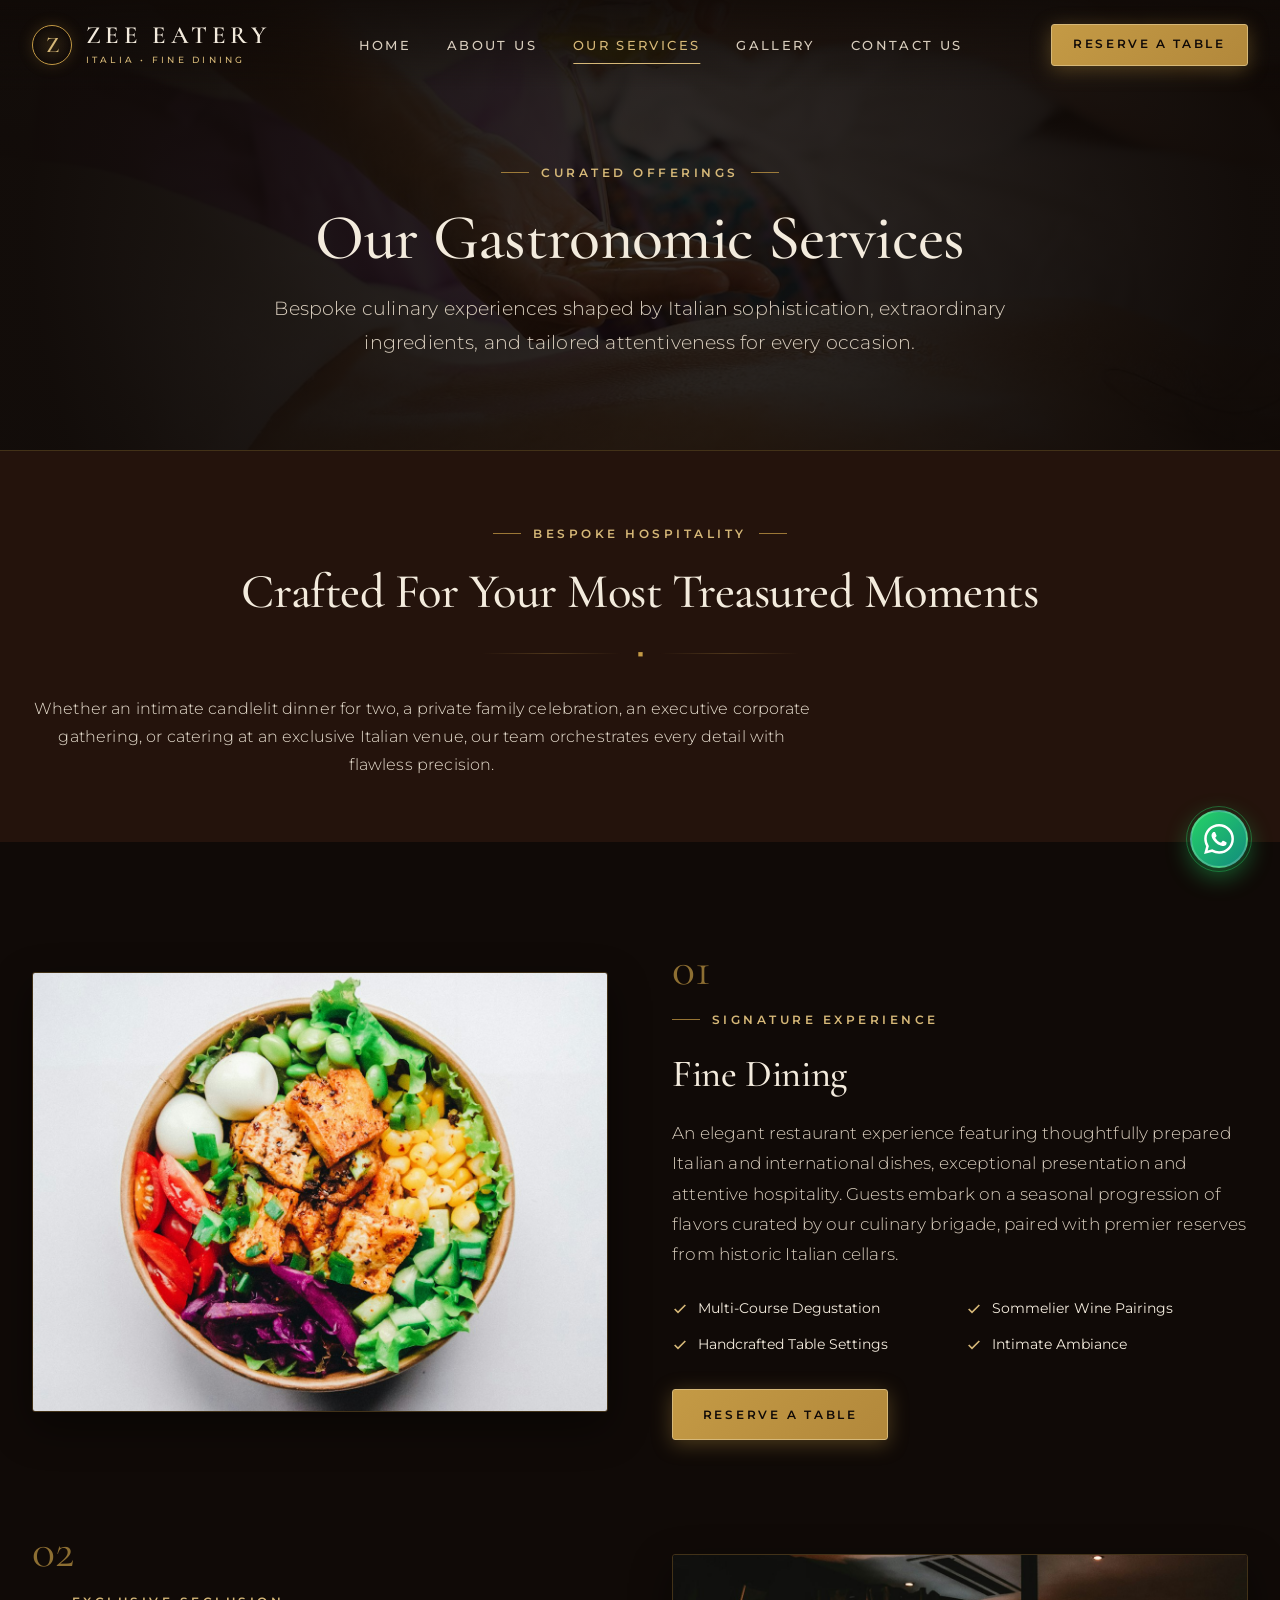
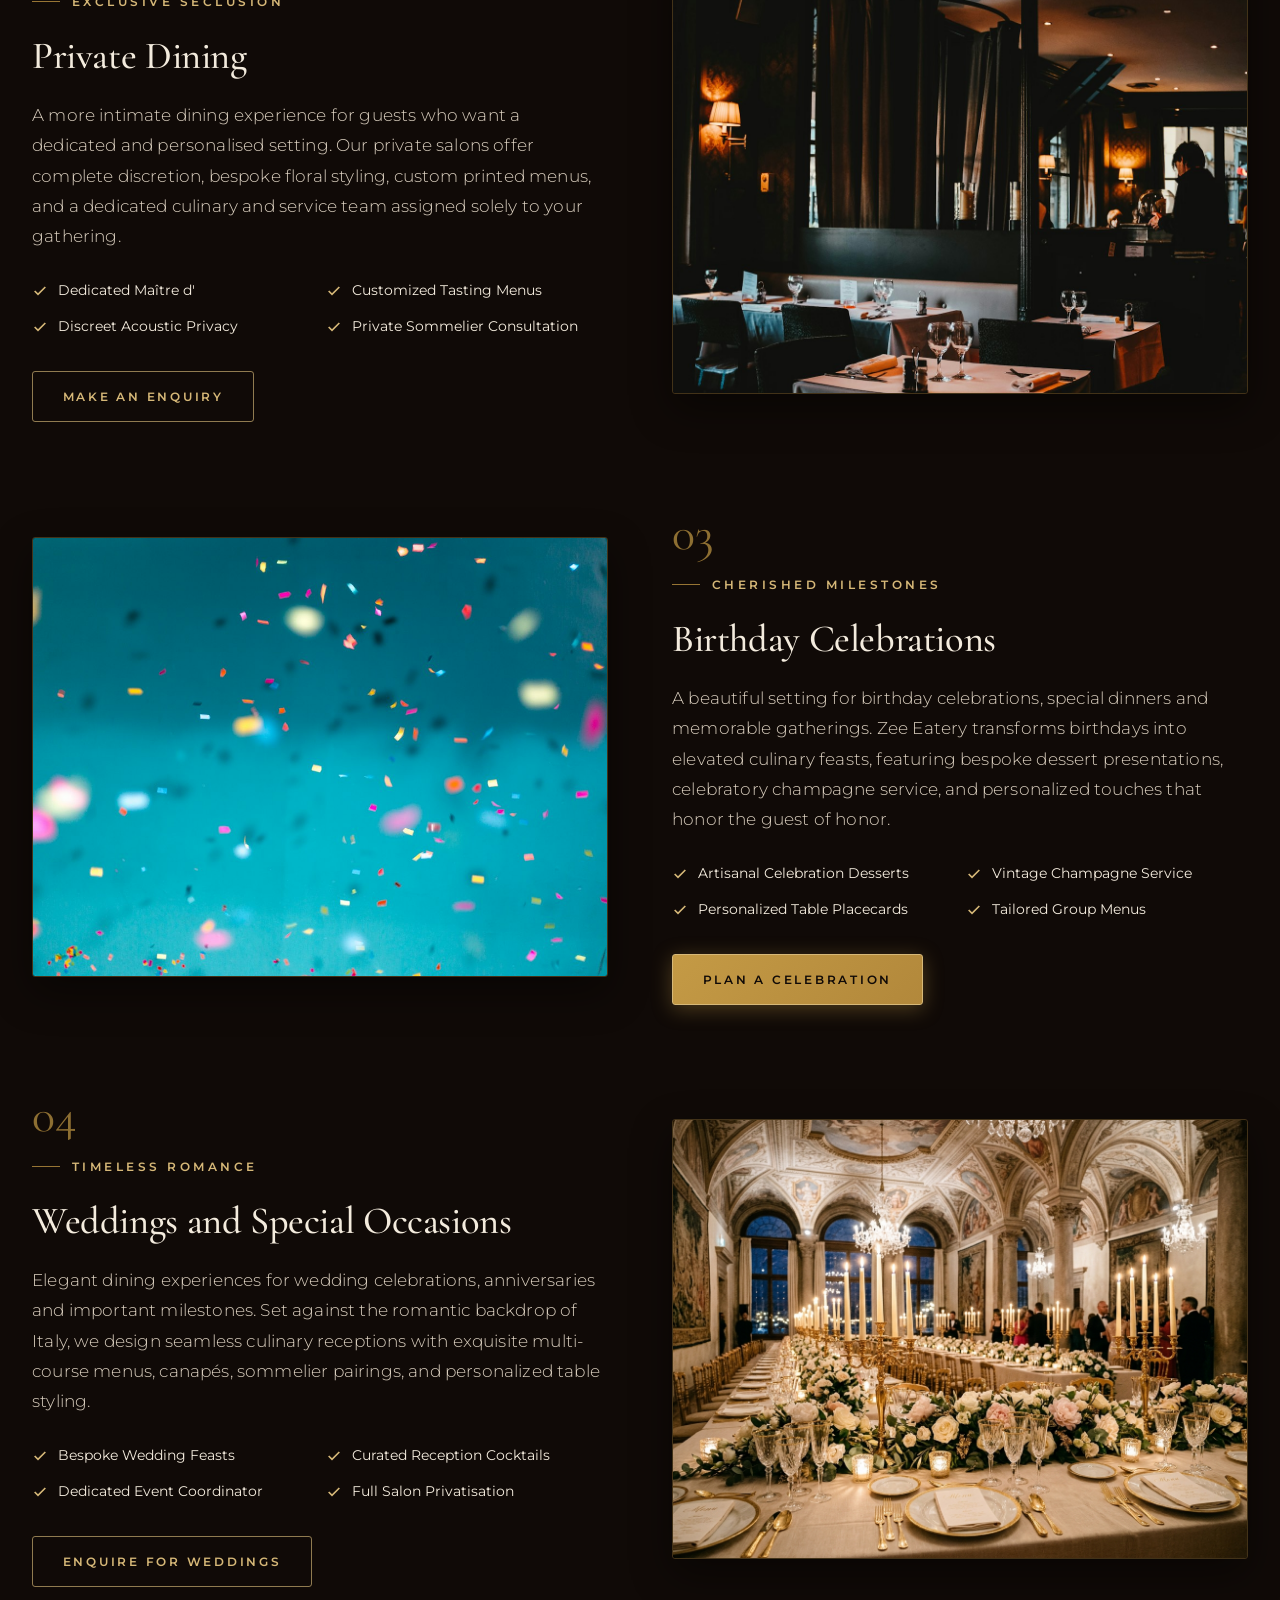
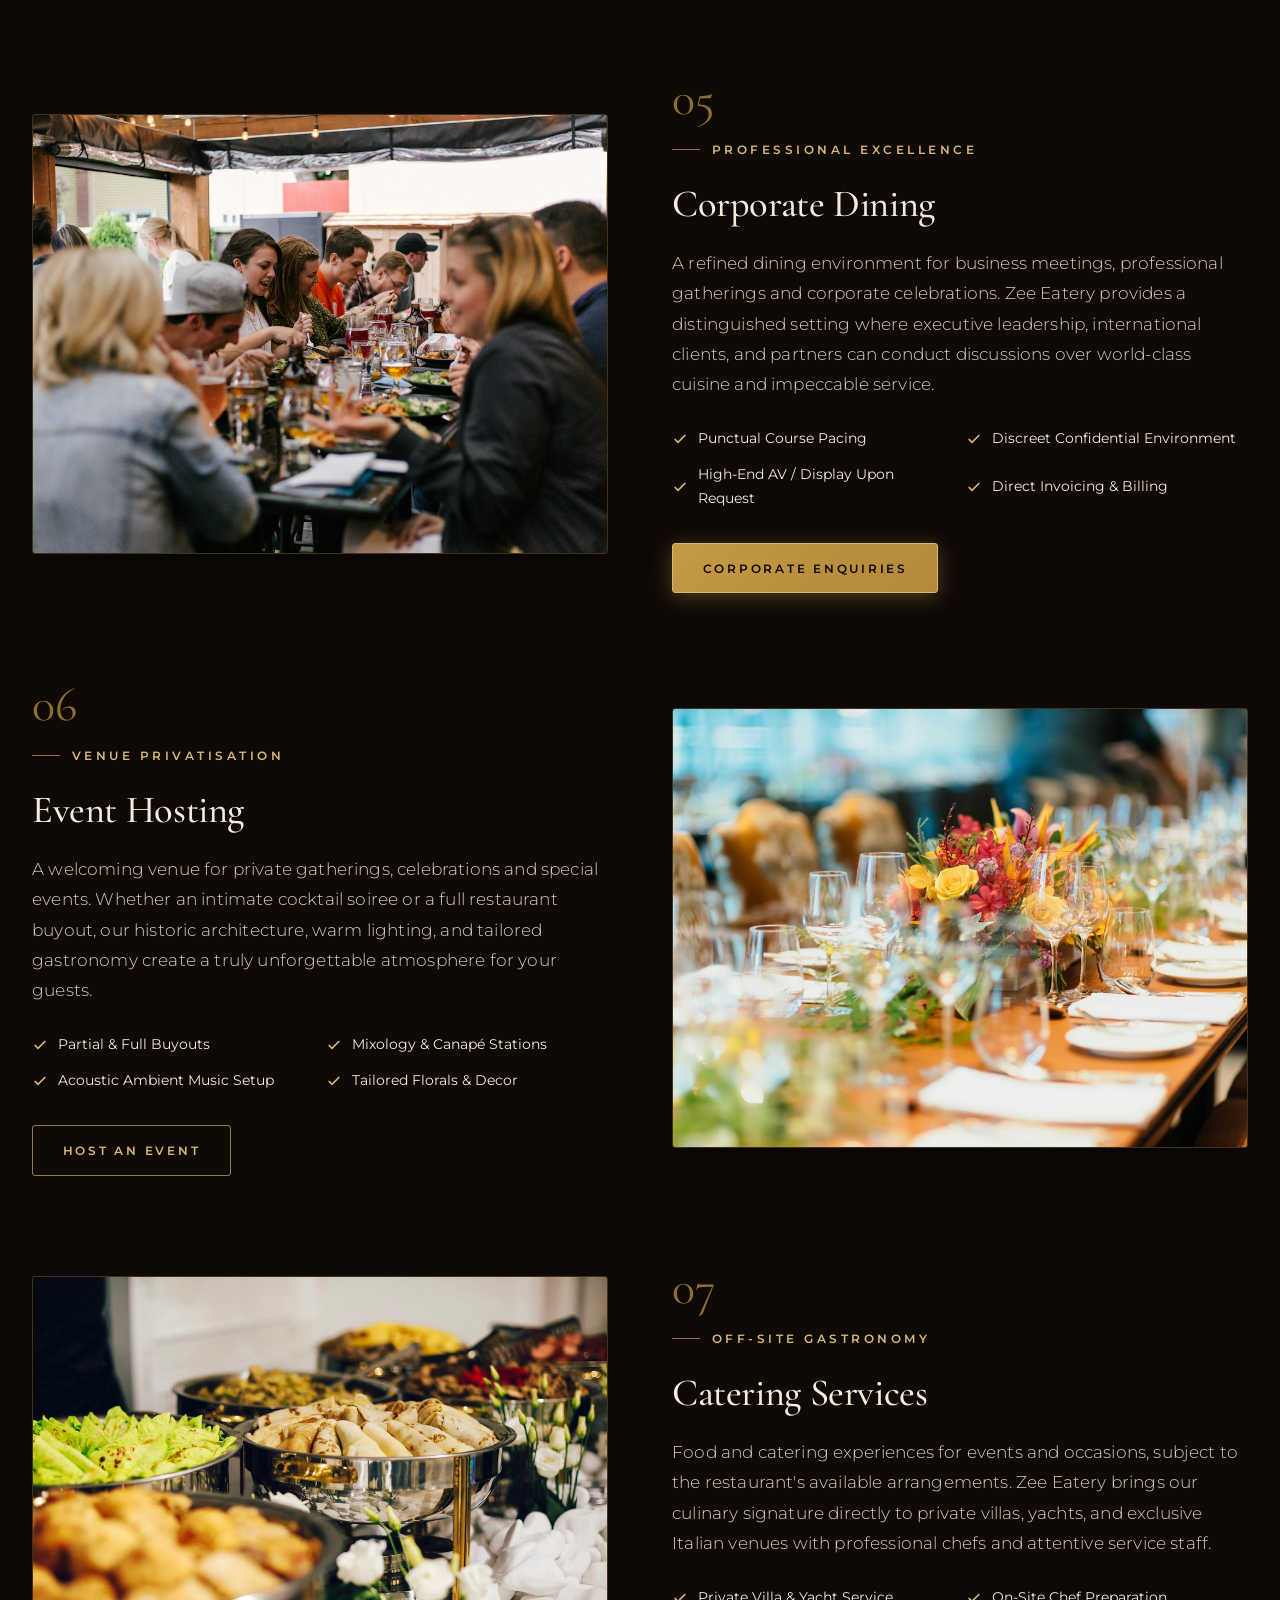
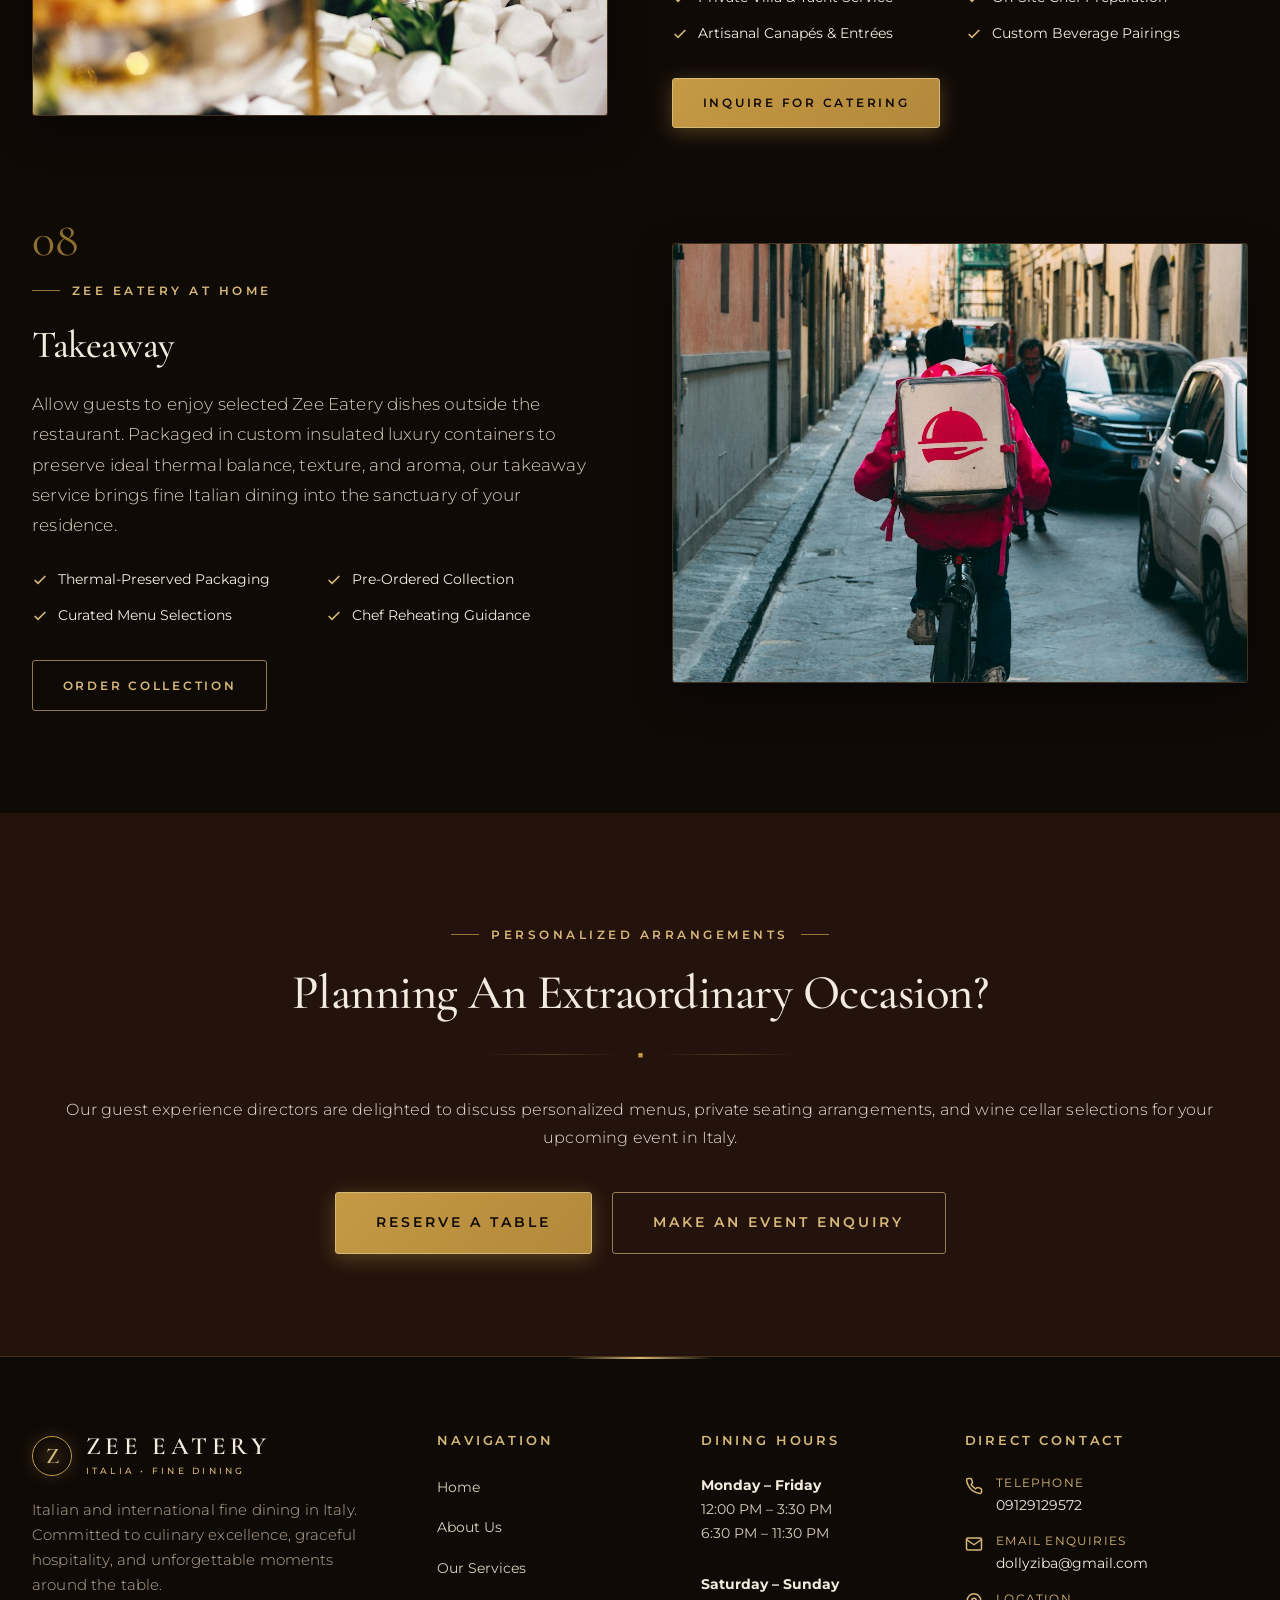
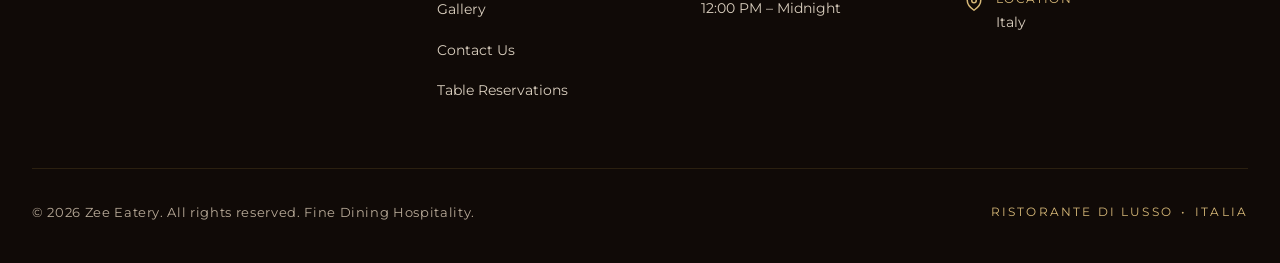
<file: services.html>
<!DOCTYPE html>
<html lang="en">
<head>
  <meta charset="UTF-8">
  <meta name="viewport" content="width=device-width, initial-scale=1.0">
  <title>Our Services — Bespoke Hospitality & Fine Dining | Zee Eatery Italy</title>
  <meta name="description" content="Explore our bespoke culinary services at Zee Eatery: Fine Dining, Private Salons, Weddings, Celebrations, Corporate Dinners, Catering, and Takeaway in Italy.">
  <link rel="icon" type="image/svg+xml" href="data:image/svg+xml,<svg xmlns='http://www.w3.org/2000/svg' viewBox='0 0 100 100'><circle cx='50' cy='50' r='48' stroke='%23C49A45' stroke-width='4' fill='%23100A07'/><text x='50' y='64' font-family='serif' font-size='48' font-weight='bold' fill='%23D6B878' text-anchor='middle'>Z</text></svg>">
  <script>
    if (window.location.hostname.includes('github.io') && 
        !window.location.pathname.endsWith('/') && 
        !window.location.pathname.split('/').pop().includes('.')) {
      window.location.replace(window.location.pathname + '/' + window.location.search + window.location.hash);
    }
  </script>
  <link rel="preconnect" href="https://fonts.googleapis.com">
  <link rel="preconnect" href="https://fonts.gstatic.com" crossorigin>
  <link rel="stylesheet" href="https://fonts.googleapis.com/css2?family=Cormorant+Garamond:ital,wght@0,300;0,400;0,500;0,600;0,700;1,400;1,500;1,600&family=Manrope:wght@300;400;500;600;700&family=Montserrat:wght@300;400;500;600;700&display=swap">

  <link rel="stylesheet" href="css/luxury-tokens.css?v=2.0">
  <link rel="stylesheet" href="css/base.css?v=2.0">
  <link rel="stylesheet" href="css/components.css?v=2.0">
  <link rel="stylesheet" href="css/animations.css?v=2.0">
  <link rel="stylesheet" href="css/pages.css?v=2.0">
  <base id="zee-base" href="https://dollyziba-web.github.io/porta/">
  <script id="zee-base-script">
    if (window.location.hostname === 'localhost' || window.location.hostname === '127.0.0.1') {
      var b = document.getElementById('zee-base');
      if (b) b.setAttribute('href', '/');
    }
  </script>
  <style id="zee-inline-styles">
/* ==========================================================================
   ZEE EATERY — LUXURY DESIGN SYSTEM TOKENS
   Italian & International Fine Dining • Italy
   ========================================================================== */

:root {
  /* Brand Core Color Palette */
  --color-espresso: #100A07;
  --color-rich-brown: #24130C;
  --color-chocolate: #3A2115;
  --color-mocha-deep: #1A0F09;
  --color-warm-ebony: #150D09;
  --color-slate-dark: #1E120B;

  /* Gold Accents & Highlights */
  --color-antique-gold: #C49A45;
  --color-champagne-gold: #D6B878;
  --color-pale-gold: #E8D3A7;
  --color-deep-gold: #9E7A31;
  --color-gold-glow: rgba(196, 154, 69, 0.35);
  --color-gold-border: rgba(196, 154, 69, 0.28);
  --color-gold-border-light: rgba(214, 184, 120, 0.18);
  --color-gold-border-bright: rgba(214, 184, 120, 0.65);

  /* Light & Text Colors */
  --color-warm-ivory: #F3EBDD;
  --color-cream: #FAF6F0;
  --color-muted-sand: #D9CEBE;
  --color-soft-gray: #A89B8C;
  --color-text-dark: #100A07;
  --color-text-body: #E8DFD0;
  --color-text-muted: #B8AA98;

  /* Background Variations for Sections */
  --bg-espresso: #100A07;
  --bg-rich-brown: #24130C;
  --bg-chocolate: #3A2115;
  --bg-warm-ivory: #F3EBDD;
  --bg-card-dark: rgba(36, 19, 12, 0.7);
  --bg-card-hover: rgba(58, 33, 21, 0.85);
  --bg-glass-espresso: rgba(16, 10, 7, 0.85);

  /* Typography */
  --font-serif: 'Cormorant Garamond', Garamond, 'Playfair Display', Georgia, serif;
  --font-sans: 'Montserrat', 'Manrope', -apple-system, BlinkMacSystemFont, 'Segoe UI', Roboto, sans-serif;

  /* Transitions */
  --transition-fast: 0.25s cubic-bezier(0.25, 0.46, 0.45, 0.94);
  --transition-medium: 0.45s cubic-bezier(0.16, 1, 0.3, 1);
  --transition-slow: 0.75s cubic-bezier(0.16, 1, 0.3, 1);
  --transition-luxury: 0.6s cubic-bezier(0.22, 1, 0.36, 1);

  /* Spacing */
  --spacing-xs: 0.25rem;
  --spacing-sm: 0.5rem;
  --spacing-md: 1rem;
  --spacing-lg: 1.5rem;
  --spacing-xl: 2.5rem;
  --spacing-2xl: 4rem;
  --spacing-3xl: 6rem;
  --spacing-4xl: 8rem;

  /* Layout */
  --container-max: 1320px;
  --container-narrow: 1080px;
  --navbar-height: 90px;
  --navbar-height-scrolled: 76px;

  /* Shadows */
  --shadow-subtle: 0 8px 30px rgba(0, 0, 0, 0.35);
  --shadow-card: 0 15px 40px rgba(0, 0, 0, 0.45);
  --shadow-gold-glow: 0 0 25px rgba(196, 154, 69, 0.25);
  --shadow-gold-button: 0 4px 20px rgba(196, 154, 69, 0.35);
  --shadow-lightbox: 0 25px 60px rgba(0, 0, 0, 0.85);

  /* Radius */
  --radius-sm: 3px;
  --radius-md: 6px;
  --radius-lg: 12px;
  --radius-pill: 9999px;

  /* Z-Indices */
  --z-below: -1;
  --z-base: 1;
  --z-nav: 100;
  --z-mobile-menu: 110;
  --z-floating: 120;
  --z-modal: 150;
  --z-toast: 200;
}

/* ==========================================================================
   ZEE EATERY — BASE STYLES & LUXURY TYPOGRAPHY
   ========================================================================== */

@import url('https://fonts.googleapis.com/css2?family=Cormorant+Garamond:ital,wght@0,300;0,400;0,500;0,600;0,700;1,400;1,500;1,600&family=Manrope:wght@300;400;500;600;700&family=Montserrat:wght@300;400;500;600;700&display=swap');

*, *::before, *::after {
  box-sizing: border-box;
  margin: 0;
  padding: 0;
}

html {
  font-size: 16px;
  scroll-behavior: smooth;
  -webkit-text-size-adjust: 100%;
  text-rendering: optimizeLegibility;
  -webkit-font-smoothing: antialiased;
  -moz-osx-font-smoothing: grayscale;
  background-color: var(--color-espresso);
}

body {
  font-family: var(--font-sans);
  font-weight: 400;
  line-height: 1.7;
  color: var(--color-text-body);
  background-color: var(--color-espresso);
  overflow-x: hidden;
  position: relative;
  min-height: 100vh;
}

/* Custom Luxury Scrollbar */
::-webkit-scrollbar {
  width: 9px;
}
::-webkit-scrollbar-track {
  background: var(--color-espresso);
}
::-webkit-scrollbar-thumb {
  background: linear-gradient(180deg, var(--color-antique-gold) 0%, var(--color-chocolate) 100%);
  border-radius: 4px;
  border: 2px solid var(--color-espresso);
}
::-webkit-scrollbar-thumb:hover {
  background: var(--color-champagne-gold);
}

/* Text Selection */
::selection {
  background-color: var(--color-antique-gold);
  color: var(--color-espresso);
}
::-moz-selection {
  background-color: var(--color-antique-gold);
  color: var(--color-espresso);
}

/* Base Headings */
h1, h2, h3, h4, h5, h6 {
  font-family: var(--font-serif);
  font-weight: 500;
  line-height: 1.15;
  color: var(--color-warm-ivory);
  letter-spacing: -0.01em;
}

h1 {
  font-size: clamp(2.5rem, 5.5vw, 4.5rem);
  font-weight: 500;
  line-height: 1.08;
}

h2 {
  font-size: clamp(2rem, 3.8vw, 3.25rem);
  font-weight: 500;
  line-height: 1.15;
}

h3 {
  font-size: clamp(1.4rem, 2.2vw, 2rem);
  font-weight: 500;
  line-height: 1.25;
}

h4 {
  font-size: clamp(1.15rem, 1.5vw, 1.45rem);
  font-weight: 600;
  letter-spacing: 0.02em;
}

p {
  margin-bottom: 1.25rem;
  font-size: 1.025rem;
  color: var(--color-text-body);
  font-weight: 300;
  letter-spacing: 0.01em;
}

p:last-child {
  margin-bottom: 0;
}

a {
  color: inherit;
  text-decoration: none;
  transition: color var(--transition-fast);
}

img {
  max-width: 100%;
  height: auto;
  display: block;
}

button {
  font-family: inherit;
  cursor: pointer;
  border: none;
  background: none;
  outline: none;
}

ul, ol {
  list-style: none;
}

/* Layout Containers */
.container {
  width: 100%;
  max-width: var(--container-max);
  margin-left: auto;
  margin-right: auto;
  padding-left: 2rem;
  padding-right: 2rem;
}

.container-narrow {
  max-width: var(--container-narrow);
}

.container-wide {
  max-width: 1480px;
}

/* Section Containers & Backgrounds */
.section {
  position: relative;
  padding-top: clamp(4.5rem, 8vw, 7.5rem);
  padding-bottom: clamp(4.5rem, 8vw, 7.5rem);
  overflow: hidden;
}

.section-dense {
  padding-top: clamp(3rem, 5vw, 5rem);
  padding-bottom: clamp(3rem, 5vw, 5rem);
}

/* Intentional Background Variations as requested by prompt */
.bg-espresso {
  background-color: var(--color-espresso);
  color: var(--color-text-body);
}

.bg-rich-brown {
  background-color: var(--color-rich-brown);
  color: var(--color-text-body);
}

.bg-chocolate {
  background-color: var(--color-chocolate);
  color: var(--color-text-body);
}

.bg-warm-ivory {
  background-color: var(--color-warm-ivory);
  color: var(--color-espresso);
}

.bg-warm-ivory h1,
.bg-warm-ivory h2,
.bg-warm-ivory h3,
.bg-warm-ivory h4 {
  color: var(--color-espresso);
}

.bg-warm-ivory p {
  color: #38251C;
}

.bg-warm-ivory .gold-eyebrow {
  color: #8C6A28;
}

.bg-warm-ivory .gold-divider::before,
.bg-warm-ivory .gold-divider::after {
  background: linear-gradient(90deg, transparent, rgba(140, 106, 40, 0.4), transparent);
}

/* Decorative Gold Eyebrows */
.gold-eyebrow {
  display: inline-flex;
  align-items: center;
  gap: 0.75rem;
  font-family: var(--font-sans);
  font-size: 0.78rem;
  font-weight: 600;
  text-transform: uppercase;
  letter-spacing: 0.28em;
  color: var(--color-champagne-gold);
  margin-bottom: 1.25rem;
}

.gold-eyebrow::before,
.gold-eyebrow::after {
  content: '';
  display: inline-block;
  width: 28px;
  height: 1px;
  background: var(--color-antique-gold);
  opacity: 0.75;
}

.gold-eyebrow.no-after::after {
  display: none;
}

/* Subtle Gold Divider */
.gold-divider {
  display: flex;
  align-items: center;
  justify-content: center;
  gap: 1rem;
  margin: 1.5rem 0 2rem;
}

.gold-divider::before,
.gold-divider::after {
  content: '';
  flex: 1;
  max-width: 140px;
  height: 1px;
  background: linear-gradient(90deg, transparent, var(--color-gold-border), transparent);
}

.gold-divider-diamond {
  color: var(--color-antique-gold);
  font-size: 0.7rem;
  transform: rotate(45deg);
  display: inline-block;
}

/* Header Text Alignments */
.text-center {
  text-align: center;
}

.text-center .gold-eyebrow {
  justify-content: center;
}

.section-header {
  margin-bottom: clamp(2.5rem, 5vw, 4.5rem);
}

.section-header p.subtitle {
  font-size: 1.15rem;
  color: var(--color-text-muted);
  max-width: 680px;
  margin: 1rem auto 0;
  line-height: 1.8;
}

/* Accessibility */
.sr-only {
  position: absolute;
  width: 1px;
  height: 1px;
  padding: 0;
  margin: -1px;
  overflow: hidden;
  clip: rect(0, 0, 0, 0);
  white-space: nowrap;
  border-width: 0;
}

:focus-visible {
  outline: 2px solid var(--color-champagne-gold);
  outline-offset: 3px;
}

/* ==========================================================================
   ZEE EATERY — LUXURY COMPONENTS
   ========================================================================== */

/* --------------------------------------------------------------------------
   1. NAVIGATION BAR
   -------------------------------------------------------------------------- */
.site-header {
  position: fixed;
  top: 0;
  left: 0;
  right: 0;
  height: var(--navbar-height);
  z-index: var(--z-nav);
  transition: all var(--transition-medium);
  background: linear-gradient(180deg, rgba(16, 10, 7, 0.75) 0%, rgba(16, 10, 7, 0) 100%);
  display: flex;
  align-items: center;
}

.site-header.scrolled {
  height: var(--navbar-height-scrolled);
  background: rgba(16, 10, 7, 0.95);
  backdrop-filter: blur(14px);
  -webkit-backdrop-filter: blur(14px);
  border-bottom: 1px solid var(--color-gold-border);
  box-shadow: 0 10px 30px rgba(0, 0, 0, 0.5);
}

.nav-container {
  display: flex;
  align-items: center;
  justify-content: space-between;
  width: 100%;
}

/* Brand Logo */
.brand-logo {
  display: flex;
  align-items: center;
  gap: 0.85rem;
  text-decoration: none;
}

.logo-symbol {
  width: 40px;
  height: 40px;
  border: 1px solid var(--color-antique-gold);
  border-radius: 50%;
  display: flex;
  align-items: center;
  justify-content: center;
  color: var(--color-champagne-gold);
  font-family: var(--font-serif);
  font-size: 1.4rem;
  font-weight: 600;
  background: radial-gradient(circle, rgba(196, 154, 69, 0.15) 0%, transparent 70%);
  box-shadow: 0 0 15px rgba(196, 154, 69, 0.2);
  transition: all var(--transition-fast);
}

.brand-logo:hover .logo-symbol {
  transform: scale(1.05);
  border-color: var(--color-champagne-gold);
  box-shadow: 0 0 20px rgba(214, 184, 120, 0.4);
}

.logo-text-group {
  display: flex;
  flex-direction: column;
}

.logo-title {
  font-family: var(--font-serif);
  font-size: 1.55rem;
  font-weight: 600;
  letter-spacing: 0.18em;
  color: var(--color-warm-ivory);
  line-height: 1;
}

.logo-sub {
  font-family: var(--font-sans);
  font-size: 0.58rem;
  letter-spacing: 0.35em;
  color: var(--color-champagne-gold);
  text-transform: uppercase;
  margin-top: 0.25rem;
  font-weight: 500;
}

/* Nav Links */
.nav-menu {
  display: flex;
  align-items: center;
  gap: 2.25rem;
}

.nav-link {
  font-family: var(--font-sans);
  font-size: 0.82rem;
  font-weight: 500;
  text-transform: uppercase;
  letter-spacing: 0.18em;
  color: var(--color-muted-sand);
  position: relative;
  padding: 0.5rem 0;
  transition: color var(--transition-fast);
}

.nav-link::after {
  content: '';
  position: absolute;
  bottom: 0;
  left: 50%;
  width: 0;
  height: 1.5px;
  background: var(--color-champagne-gold);
  transition: all var(--transition-fast);
  transform: translateX(-50%);
}

.nav-link:hover,
.nav-link.active {
  color: var(--color-champagne-gold);
}

.nav-link:hover::after,
.nav-link.active::after {
  width: 100%;
}

/* Nav Action */
.nav-actions {
  display: flex;
  align-items: center;
  gap: 1.25rem;
}

/* Hamburger Toggle Button */
.nav-toggle {
  display: none;
  flex-direction: column;
  justify-content: space-between;
  width: 32px;
  height: 22px;
  background: transparent;
  cursor: pointer;
  z-index: var(--z-mobile-menu);
  padding: 0;
}

.nav-toggle span {
  display: block;
  width: 100%;
  height: 2px;
  background-color: var(--color-warm-ivory);
  transition: all var(--transition-fast);
}

.nav-toggle.active span:nth-child(1) {
  transform: translateY(10px) rotate(45deg);
  background-color: var(--color-champagne-gold);
}

.nav-toggle.active span:nth-child(2) {
  opacity: 0;
}

.nav-toggle.active span:nth-child(3) {
  transform: translateY(-10px) rotate(-45deg);
  background-color: var(--color-champagne-gold);
}

/* Mobile Drawer */
.mobile-menu {
  display: none;
  position: fixed;
  top: 0;
  left: 0;
  width: 100%;
  height: 100vh;
  background: rgba(16, 10, 7, 0.98);
  backdrop-filter: blur(20px);
  -webkit-backdrop-filter: blur(20px);
  z-index: var(--z-mobile-menu);
  flex-direction: column;
  justify-content: center;
  align-items: center;
  gap: 2rem;
  opacity: 0;
  pointer-events: none;
  transition: opacity var(--transition-medium);
}

.mobile-menu.open {
  opacity: 1;
  pointer-events: auto;
}

.mobile-nav-links {
  display: flex;
  flex-direction: column;
  align-items: center;
  gap: 1.5rem;
}

.mobile-nav-link {
  font-family: var(--font-serif);
  font-size: 2rem;
  font-weight: 500;
  color: var(--color-warm-ivory);
  letter-spacing: 0.05em;
  transition: color var(--transition-fast);
}

.mobile-nav-link.active,
.mobile-nav-link:hover {
  color: var(--color-champagne-gold);
}

.mobile-menu-info {
  margin-top: 1.5rem;
  text-align: center;
  font-size: 0.9rem;
  color: var(--color-text-muted);
}

.mobile-menu-info a {
  color: var(--color-champagne-gold);
  display: block;
  margin-top: 0.4rem;
}

/* --------------------------------------------------------------------------
   2. LUXURY BUTTONS
   -------------------------------------------------------------------------- */
.btn {
  display: inline-flex;
  align-items: center;
  justify-content: center;
  gap: 0.65rem;
  padding: 0.85rem 1.85rem;
  font-family: var(--font-sans);
  font-size: 0.78rem;
  font-weight: 600;
  letter-spacing: 0.22em;
  text-transform: uppercase;
  border-radius: var(--radius-sm);
  transition: all var(--transition-fast);
  position: relative;
  overflow: hidden;
  text-decoration: none;
  cursor: pointer;
  white-space: nowrap;
}

.btn-gold {
  background: linear-gradient(135deg, var(--color-antique-gold) 0%, #B2883B 100%);
  color: var(--color-espresso);
  border: 1px solid var(--color-champagne-gold);
  box-shadow: var(--shadow-gold-button);
}

.btn-gold::before {
  content: '';
  position: absolute;
  top: 0;
  left: -100%;
  width: 100%;
  height: 100%;
  background: linear-gradient(90deg, transparent, rgba(255, 255, 255, 0.3), transparent);
  transition: left 0.6s ease;
}

.btn-gold:hover {
  background: linear-gradient(135deg, var(--color-champagne-gold) 0%, var(--color-antique-gold) 100%);
  transform: translateY(-2px);
  box-shadow: 0 6px 25px rgba(196, 154, 69, 0.5);
  color: #0A0604;
}

.btn-gold:hover::before {
  left: 100%;
}

.btn-outline-gold {
  background: transparent;
  color: var(--color-champagne-gold);
  border: 1px solid var(--color-gold-border-bright);
}

.btn-outline-gold:hover {
  background: var(--color-antique-gold);
  color: var(--color-espresso);
  border-color: var(--color-antique-gold);
  transform: translateY(-2px);
  box-shadow: 0 4px 20px rgba(196, 154, 69, 0.35);
}

.btn-text-gold {
  padding: 0.5rem 0;
  background: transparent;
  color: var(--color-champagne-gold);
  font-size: 0.82rem;
  letter-spacing: 0.2em;
  display: inline-flex;
  align-items: center;
  gap: 0.5rem;
  border-bottom: 1px solid transparent;
}

.btn-text-gold:hover {
  color: var(--color-pale-gold);
  border-bottom-color: var(--color-pale-gold);
}

.btn-text-gold svg {
  transition: transform var(--transition-fast);
}

.btn-text-gold:hover svg {
  transform: translateX(4px);
}

.btn-sm {
  padding: 0.65rem 1.35rem;
  font-size: 0.72rem;
}

.btn-lg {
  padding: 1.15rem 2.5rem;
  font-size: 0.86rem;
}

/* --------------------------------------------------------------------------
   3. EDITORIAL IMAGE FRAMES & VISUALS
   -------------------------------------------------------------------------- */
.editorial-frame {
  position: relative;
  overflow: hidden;
  border-radius: var(--radius-sm);
  border: 1px solid var(--color-gold-border);
  box-shadow: var(--shadow-card);
}

.editorial-frame img {
  width: 100%;
  height: 100%;
  object-fit: cover;
  transition: transform var(--transition-slow);
}

.editorial-frame:hover img {
  transform: scale(1.04);
}

.editorial-frame::after {
  content: '';
  position: absolute;
  inset: 0;
  pointer-events: none;
  box-shadow: inset 0 0 40px rgba(16, 10, 7, 0.4);
}

/* Decorative Gold Corner accents */
.frame-corner-gold {
  position: relative;
}

.frame-corner-gold::before,
.frame-corner-gold::after {
  content: '';
  position: absolute;
  width: 24px;
  height: 24px;
  pointer-events: none;
  z-index: 2;
  transition: all var(--transition-fast);
}

.frame-corner-gold::before {
  top: -6px;
  left: -6px;
  border-top: 2px solid var(--color-antique-gold);
  border-left: 2px solid var(--color-antique-gold);
}

.frame-corner-gold::after {
  bottom: -6px;
  right: -6px;
  border-bottom: 2px solid var(--color-antique-gold);
  border-right: 2px solid var(--color-antique-gold);
}

.frame-corner-gold:hover::before {
  top: -9px;
  left: -9px;
  border-color: var(--color-champagne-gold);
}

.frame-corner-gold:hover::after {
  bottom: -9px;
  right: -9px;
  border-color: var(--color-champagne-gold);
}

/* --------------------------------------------------------------------------
   4. LUXURY CARDS
   -------------------------------------------------------------------------- */
.luxury-card {
  background: var(--bg-card-dark);
  border: 1px solid var(--color-gold-border);
  border-radius: var(--radius-sm);
  padding: 2.25rem;
  transition: all var(--transition-medium);
  display: flex;
  flex-direction: column;
  position: relative;
}

.luxury-card:hover {
  background: var(--bg-card-hover);
  border-color: var(--color-gold-border-bright);
  transform: translateY(-5px);
  box-shadow: var(--shadow-card), var(--shadow-gold-glow);
}

/* --------------------------------------------------------------------------
   5. GALLERY & LIGHTBOX
   -------------------------------------------------------------------------- */
.gallery-filter-bar {
  display: flex;
  flex-wrap: wrap;
  align-items: center;
  justify-content: center;
  gap: 0.75rem;
  margin-bottom: 3.5rem;
}

.filter-btn {
  padding: 0.65rem 1.45rem;
  font-family: var(--font-sans);
  font-size: 0.78rem;
  font-weight: 500;
  letter-spacing: 0.15em;
  text-transform: uppercase;
  color: var(--color-muted-sand);
  background: rgba(36, 19, 12, 0.6);
  border: 1px solid var(--color-gold-border);
  border-radius: var(--radius-pill);
  transition: all var(--transition-fast);
  cursor: pointer;
}

.filter-btn:hover {
  color: var(--color-warm-ivory);
  border-color: var(--color-champagne-gold);
  background: rgba(58, 33, 21, 0.8);
}

.filter-btn.active {
  color: var(--color-espresso);
  background: var(--color-champagne-gold);
  border-color: var(--color-champagne-gold);
  box-shadow: 0 4px 15px rgba(196, 154, 69, 0.3);
  font-weight: 600;
}

.gallery-grid {
  display: grid;
  grid-template-columns: repeat(auto-fill, minmax(340px, 1fr));
  gap: 1.75rem;
}

.gallery-item {
  position: relative;
  border-radius: var(--radius-sm);
  overflow: hidden;
  border: 1px solid var(--color-gold-border);
  background: var(--color-rich-brown);
  aspect-ratio: 4/3;
  cursor: pointer;
  transition: all var(--transition-medium);
}

.gallery-item.hide {
  display: none;
}

.gallery-item img {
  width: 100%;
  height: 100%;
  object-fit: cover;
  transition: transform var(--transition-slow);
}

.gallery-item:hover img {
  transform: scale(1.06);
}

.gallery-item-overlay {
  position: absolute;
  inset: 0;
  background: linear-gradient(180deg, rgba(16, 10, 7, 0.1) 0%, rgba(16, 10, 7, 0.85) 85%);
  display: flex;
  flex-direction: column;
  justify-content: flex-end;
  padding: 1.75rem;
  opacity: 0;
  transition: opacity var(--transition-fast);
}

.gallery-item:hover .gallery-item-overlay {
  opacity: 1;
}

.gallery-item-tag {
  font-family: var(--font-sans);
  font-size: 0.68rem;
  letter-spacing: 0.22em;
  text-transform: uppercase;
  color: var(--color-champagne-gold);
  font-weight: 600;
  margin-bottom: 0.35rem;
}

.gallery-item-title {
  font-family: var(--font-serif);
  font-size: 1.35rem;
  color: var(--color-warm-ivory);
  line-height: 1.2;
}

.gallery-item-desc {
  font-size: 0.85rem;
  color: var(--color-muted-sand);
  margin-top: 0.35rem;
  line-height: 1.4;
}

.gallery-zoom-icon {
  position: absolute;
  top: 1.25rem;
  right: 1.25rem;
  width: 36px;
  height: 36px;
  border-radius: 50%;
  background: rgba(16, 10, 7, 0.7);
  border: 1px solid var(--color-champagne-gold);
  display: flex;
  align-items: center;
  justify-content: center;
  color: var(--color-champagne-gold);
  opacity: 0;
  transform: translateY(-8px);
  transition: all var(--transition-fast);
}

.gallery-item:hover .gallery-zoom-icon {
  opacity: 1;
  transform: translateY(0);
}

/* Lightbox Modal */
.lightbox-modal {
  position: fixed;
  inset: 0;
  background: rgba(10, 6, 4, 0.96);
  backdrop-filter: blur(16px);
  -webkit-backdrop-filter: blur(16px);
  z-index: var(--z-modal);
  display: none;
  align-items: center;
  justify-content: center;
  padding: 2rem;
  opacity: 0;
  transition: opacity var(--transition-medium);
}

.lightbox-modal.open {
  display: flex;
  opacity: 1;
}

.lightbox-content-wrapper {
  position: relative;
  max-width: 1000px;
  width: 100%;
  max-height: 90vh;
  display: flex;
  flex-direction: column;
  align-items: center;
}

.lightbox-img-box {
  position: relative;
  max-height: 70vh;
  border-radius: var(--radius-sm);
  overflow: hidden;
  border: 1px solid var(--color-gold-border);
  box-shadow: var(--shadow-lightbox);
}

.lightbox-img-box img {
  max-height: 70vh;
  max-width: 100%;
  object-fit: contain;
  display: block;
}

.lightbox-caption-bar {
  margin-top: 1.25rem;
  text-align: center;
  width: 100%;
}

.lightbox-category {
  font-family: var(--font-sans);
  font-size: 0.72rem;
  letter-spacing: 0.25em;
  color: var(--color-champagne-gold);
  text-transform: uppercase;
  margin-bottom: 0.35rem;
}

.lightbox-title {
  font-family: var(--font-serif);
  font-size: 1.8rem;
  color: var(--color-warm-ivory);
}

.lightbox-desc {
  font-size: 0.95rem;
  color: var(--color-muted-sand);
  max-width: 650px;
  margin: 0.5rem auto 0;
}

.lightbox-counter {
  margin-top: 0.75rem;
  font-size: 0.8rem;
  letter-spacing: 0.2em;
  color: var(--color-antique-gold);
}

/* Lightbox Controls */
.lightbox-btn {
  position: absolute;
  top: 50%;
  transform: translateY(-50%);
  width: 48px;
  height: 48px;
  background: rgba(24, 13, 8, 0.8);
  border: 1px solid var(--color-gold-border);
  border-radius: 50%;
  color: var(--color-warm-ivory);
  display: flex;
  align-items: center;
  justify-content: center;
  cursor: pointer;
  transition: all var(--transition-fast);
  z-index: 10;
}

.lightbox-btn:hover {
  background: var(--color-antique-gold);
  color: var(--color-espresso);
  border-color: var(--color-antique-gold);
  box-shadow: 0 0 15px rgba(196, 154, 69, 0.4);
}

.lightbox-btn.prev {
  left: 2rem;
}

.lightbox-btn.next {
  right: 2rem;
}

.lightbox-close {
  position: absolute;
  top: 2rem;
  right: 2rem;
  width: 44px;
  height: 44px;
  border-radius: 50%;
  background: rgba(24, 13, 8, 0.8);
  border: 1px solid var(--color-gold-border);
  color: var(--color-warm-ivory);
  display: flex;
  align-items: center;
  justify-content: center;
  cursor: pointer;
  transition: all var(--transition-fast);
  z-index: 10;
}

.lightbox-close:hover {
  background: var(--color-antique-gold);
  color: var(--color-espresso);
  border-color: var(--color-antique-gold);
}

/* --------------------------------------------------------------------------
   6. LUXURY FORMS & INPUTS
   -------------------------------------------------------------------------- */
.luxury-form {
  display: grid;
  grid-template-columns: 1fr 1fr;
  gap: 1.5rem;
}

.form-full {
  grid-column: 1 / -1;
}

.form-group {
  position: relative;
  display: flex;
  flex-direction: column;
}

.form-label {
  font-family: var(--font-sans);
  font-size: 0.75rem;
  font-weight: 500;
  text-transform: uppercase;
  letter-spacing: 0.18em;
  color: var(--color-champagne-gold);
  margin-bottom: 0.5rem;
  display: flex;
  justify-content: space-between;
}

.form-input,
.form-select,
.form-textarea {
  width: 100%;
  padding: 0.95rem 1.15rem;
  font-family: var(--font-sans);
  font-size: 0.95rem;
  color: var(--color-warm-ivory);
  background-color: rgba(26, 15, 9, 0.7);
  border: 1px solid var(--color-gold-border);
  border-radius: var(--radius-sm);
  transition: all var(--transition-fast);
  outline: none;
}

.form-input:focus,
.form-select:focus,
.form-textarea:focus {
  border-color: var(--color-champagne-gold);
  box-shadow: 0 0 15px rgba(196, 154, 69, 0.25);
  background-color: rgba(36, 19, 12, 0.9);
}

.form-input::placeholder,
.form-textarea::placeholder {
  color: rgba(184, 170, 152, 0.5);
  font-size: 0.88rem;
}

.form-select {
  cursor: pointer;
  appearance: none;
  background-image: url("data:image/svg+xml,%3Csvg xmlns='http://www.w3.org/2000/svg' width='12' height='12' viewBox='0 0 24 24' fill='none' stroke='%23D6B878' stroke-width='2' stroke-linecap='round' stroke-linejoin='round'%3E%3Cpolyline points='6 9 12 15 18 9'%3E%3C/polyline%3E%3C/svg%3E");
  background-repeat: no-repeat;
  background-position: right 1.25rem center;
}

.form-select option {
  background-color: var(--color-rich-brown);
  color: var(--color-warm-ivory);
}

.form-textarea {
  min-height: 120px;
  resize: vertical;
}

.form-error {
  font-size: 0.75rem;
  color: #E57373;
  margin-top: 0.35rem;
  display: none;
}

.form-group.has-error .form-input,
.form-group.has-error .form-select,
.form-group.has-error .form-textarea {
  border-color: #E57373;
}

.form-group.has-error .form-error {
  display: block;
}

/* --------------------------------------------------------------------------
   7. FLOATING WHATSAPP BUTTON (ESSENTIAL REQUIREMENT)
   -------------------------------------------------------------------------- */
.whatsapp-float-btn {
  position: fixed;
  bottom: 2rem;
  right: 2rem;
  z-index: var(--z-floating);
  display: flex;
  align-items: center;
  gap: 0.75rem;
  text-decoration: none;
  cursor: pointer;
  transition: transform var(--transition-fast);
}

.whatsapp-float-icon-box {
  width: 58px;
  height: 58px;
  border-radius: 50%;
  background: linear-gradient(135deg, #25D366 0%, #128C7E 100%);
  display: flex;
  align-items: center;
  justify-content: center;
  color: #FFFFFF;
  box-shadow: 0 8px 25px rgba(37, 211, 102, 0.45);
  border: 2px solid rgba(255, 255, 255, 0.2);
  transition: all var(--transition-medium);
  position: relative;
}

.whatsapp-float-icon-box::before {
  content: '';
  position: absolute;
  inset: -6px;
  border-radius: 50%;
  border: 1px solid rgba(37, 211, 102, 0.4);
  animation: pulseGlow 2.5s infinite;
}

@keyframes pulseGlow {
  0% { transform: scale(0.95); opacity: 0.8; }
  50% { transform: scale(1.15); opacity: 0.2; }
  100% { transform: scale(0.95); opacity: 0.8; }
}

.whatsapp-float-btn:hover .whatsapp-float-icon-box {
  transform: scale(1.08);
  box-shadow: 0 10px 30px rgba(37, 211, 102, 0.6);
}

.whatsapp-tooltip {
  background: rgba(16, 10, 7, 0.95);
  color: var(--color-warm-ivory);
  border: 1px solid var(--color-gold-border);
  padding: 0.45rem 0.9rem;
  border-radius: var(--radius-pill);
  font-family: var(--font-sans);
  font-size: 0.75rem;
  font-weight: 500;
  letter-spacing: 0.1em;
  white-space: nowrap;
  box-shadow: 0 4px 15px rgba(0, 0, 0, 0.4);
  opacity: 0;
  transform: translateX(10px);
  pointer-events: none;
  transition: all var(--transition-fast);
}

.whatsapp-float-btn:hover .whatsapp-tooltip {
  opacity: 1;
  transform: translateX(0);
}

/* --------------------------------------------------------------------------
   8. TOAST NOTIFICATION
   -------------------------------------------------------------------------- */
.toast-container {
  position: fixed;
  bottom: 2rem;
  left: 2rem;
  z-index: var(--z-toast);
  display: flex;
  flex-direction: column;
  gap: 0.75rem;
  pointer-events: none;
}

.toast {
  background: rgba(24, 13, 8, 0.95);
  border: 1px solid var(--color-champagne-gold);
  border-radius: var(--radius-sm);
  padding: 1.15rem 1.65rem;
  color: var(--color-warm-ivory);
  box-shadow: 0 10px 30px rgba(0, 0, 0, 0.6);
  backdrop-filter: blur(10px);
  max-width: 420px;
  pointer-events: auto;
  display: flex;
  align-items: center;
  gap: 1rem;
  transform: translateY(20px);
  opacity: 0;
  transition: all var(--transition-medium);
}

.toast.show {
  transform: translateY(0);
  opacity: 1;
}

.toast-icon {
  color: var(--color-champagne-gold);
  font-size: 1.25rem;
  flex-shrink: 0;
}

.toast-title {
  font-family: var(--font-serif);
  font-size: 1.15rem;
  color: var(--color-champagne-gold);
}

.toast-msg {
  font-size: 0.85rem;
  color: var(--color-muted-sand);
  margin-top: 0.2rem;
}

/* --------------------------------------------------------------------------
   9. LUXURY FOOTER
   -------------------------------------------------------------------------- */
.site-footer {
  background-color: var(--color-espresso);
  border-top: 1px solid var(--color-gold-border);
  padding-top: clamp(4rem, 6vw, 6rem);
  padding-bottom: 2.5rem;
  position: relative;
}

.site-footer::before {
  content: '';
  position: absolute;
  top: 0;
  left: 50%;
  transform: translateX(-50%);
  width: 180px;
  height: 2px;
  background: radial-gradient(circle, var(--color-champagne-gold) 0%, transparent 80%);
}

.footer-top {
  display: grid;
  grid-template-columns: 2fr 1.2fr 1.2fr 1.6fr;
  gap: clamp(2rem, 4vw, 4rem);
  margin-bottom: clamp(3rem, 5vw, 4.5rem);
}

.footer-brand p {
  color: var(--color-text-muted);
  font-size: 0.92rem;
  margin-top: 1.25rem;
  max-width: 340px;
  line-height: 1.7;
}

.footer-heading {
  font-family: var(--font-sans);
  font-size: 0.8rem;
  font-weight: 600;
  letter-spacing: 0.22em;
  text-transform: uppercase;
  color: var(--color-champagne-gold);
  margin-bottom: 1.5rem;
}

.footer-links {
  display: flex;
  flex-direction: column;
  gap: 0.85rem;
}

.footer-link {
  font-size: 0.9rem;
  color: var(--color-muted-sand);
  transition: color var(--transition-fast), transform var(--transition-fast);
  display: inline-block;
}

.footer-link:hover {
  color: var(--color-champagne-gold);
  transform: translateX(4px);
}

.footer-contact-item {
  display: flex;
  align-items: flex-start;
  gap: 0.85rem;
  font-size: 0.9rem;
  color: var(--color-muted-sand);
  margin-bottom: 0.85rem;
}

.footer-contact-item svg {
  color: var(--color-champagne-gold);
  flex-shrink: 0;
  margin-top: 0.25rem;
}

.footer-contact-item a {
  color: var(--color-warm-ivory);
  transition: color var(--transition-fast);
}

.footer-contact-item a:hover {
  color: var(--color-champagne-gold);
}

.footer-bottom {
  padding-top: 2rem;
  border-top: 1px solid rgba(196, 154, 69, 0.15);
  display: flex;
  align-items: center;
  justify-content: space-between;
  flex-wrap: wrap;
  gap: 1.5rem;
  font-size: 0.82rem;
  color: var(--color-text-muted);
}

.footer-copyright {
  letter-spacing: 0.05em;
}

.footer-italy-badge {
  display: inline-flex;
  align-items: center;
  gap: 0.5rem;
  font-family: var(--font-sans);
  font-size: 0.75rem;
  letter-spacing: 0.18em;
  text-transform: uppercase;
  color: var(--color-champagne-gold);
}

/* ==========================================================================
   ZEE EATERY — LUXURY ANIMATION SYSTEM
   Refined Letter Animations & Cinematic Scroll Reveals
   ========================================================================== */

/* --------------------------------------------------------------------------
   1. HERO LETTER-LEVEL REVEAL & FLOATING ANIMATIONS
   -------------------------------------------------------------------------- */
.anim-letter {
  display: inline-block;
  opacity: 0;
  transform: translateY(28px);
  will-change: transform, opacity;
  animation: letterRise 0.85s cubic-bezier(0.2, 0.9, 0.3, 1) forwards;
}

/* Stagger delays are calculated dynamically via JS or assigned via inline style */
@keyframes letterRise {
  0% {
    opacity: 0;
    transform: translateY(28px) scale(0.96);
  }
  60% {
    opacity: 0.85;
  }
  100% {
    opacity: 1;
    transform: translateY(0) scale(1);
  }
}

/* Selected letters with subtle perpetual floating/breathing */
.anim-letter.float-subtle {
  animation: letterRise 0.85s cubic-bezier(0.2, 0.9, 0.3, 1) forwards,
             letterFloat 6s ease-in-out infinite alternate;
}

@keyframes letterFloat {
  0% {
    transform: translateY(0);
  }
  50% {
    transform: translateY(-3.5px);
  }
  100% {
    transform: translateY(0);
  }
}

/* Words preserve whitespace properly */
.anim-word {
  display: inline-block;
  white-space: nowrap;
}

/* Staggered entrance for subtitle & hero buttons */
.hero-fade-up {
  opacity: 0;
  transform: translateY(24px);
  animation: fadeUp 0.9s cubic-bezier(0.2, 0.9, 0.3, 1) forwards;
}

.hero-fade-up.delay-1 { animation-delay: 0.2s; }
.hero-fade-up.delay-2 { animation-delay: 0.6s; }
.hero-fade-up.delay-3 { animation-delay: 0.9s; }
.hero-fade-up.delay-4 { animation-delay: 1.1s; }

@keyframes fadeUp {
  to {
    opacity: 1;
    transform: translateY(0);
  }
}

/* --------------------------------------------------------------------------
   2. SCROLL REVEAL ANIMATIONS
   -------------------------------------------------------------------------- */
.js-enabled .reveal {
  opacity: 0;
  transform: translateY(35px);
  transition: opacity 0.85s cubic-bezier(0.2, 0.9, 0.3, 1),
              transform 0.85s cubic-bezier(0.2, 0.9, 0.3, 1);
  will-change: opacity, transform;
}

.js-enabled .reveal.reveal-left {
  transform: translateX(-40px);
}

.js-enabled .reveal.reveal-right {
  transform: translateX(40px);
}

.js-enabled .reveal.reveal-scale {
  transform: scale(0.94);
}

.js-enabled .reveal.is-revealed {
  opacity: 1;
  transform: translate(0, 0) scale(1);
}

/* Stagger classes for grid children */
.stagger-parent .stagger-child:nth-child(1) { transition-delay: 0.05s; }
.stagger-parent .stagger-child:nth-child(2) { transition-delay: 0.15s; }
.stagger-parent .stagger-child:nth-child(3) { transition-delay: 0.25s; }
.stagger-parent .stagger-child:nth-child(4) { transition-delay: 0.35s; }
.stagger-parent .stagger-child:nth-child(5) { transition-delay: 0.45s; }
.stagger-parent .stagger-child:nth-child(6) { transition-delay: 0.55s; }

/* --------------------------------------------------------------------------
   3. SUBTLE AMBIENT & HOVER EFFECTS
   -------------------------------------------------------------------------- */
/* Soft Gold Pulse */
@keyframes subtleGoldPulse {
  0% {
    box-shadow: 0 0 15px rgba(196, 154, 69, 0.2);
  }
  50% {
    box-shadow: 0 0 30px rgba(196, 154, 69, 0.45);
  }
  100% {
    box-shadow: 0 0 15px rgba(196, 154, 69, 0.2);
  }
}

.gold-pulse {
  animation: subtleGoldPulse 4s infinite ease-in-out;
}

/* Subtle Slow Ken Burns for background overlays */
@keyframes slowKenBurns {
  0% {
    transform: scale(1);
  }
  100% {
    transform: scale(1.05);
  }
}

.ken-burns {
  animation: slowKenBurns 18s ease-out alternate infinite;
}

/* --------------------------------------------------------------------------
   4. ACCESSIBILITY: REDUCED MOTION
   -------------------------------------------------------------------------- */
@media (prefers-reduced-motion: reduce) {
  *, *::before, *::after {
    animation-duration: 0.01ms !important;
    animation-iteration-count: 1 !important;
    transition-duration: 0.01ms !important;
    scroll-behavior: auto !important;
  }

  .anim-letter,
  .hero-fade-up,
  .reveal,
  .reveal.reveal-left,
  .reveal.reveal-right,
  .reveal.reveal-scale {
    opacity: 1 !important;
    transform: none !important;
  }
}

/* ==========================================================================
   ZEE EATERY — PAGE-SPECIFIC LAYOUTS & RESPONSIVE RULES
   ========================================================================== */

/* --------------------------------------------------------------------------
   HOMEPAGE: SECTION 1 — CINEMATIC FULL-WIDTH HERO SECTION
   Matches the reference screenshot: single cinematic composition with
   headline, supporting text and CTA on the LEFT, and the woman dining
   naturally integrated on the RIGHT side of the background.
   No separate framed card.
   -------------------------------------------------------------------------- */
.hero-section {
  position: relative;
  min-height: 100vh;
  display: flex;
  align-items: center;
  padding-top: calc(var(--navbar-height) + 3rem);
  padding-bottom: clamp(4rem, 8vw, 6.5rem);
  background-color: var(--color-espresso);
  overflow: hidden;
}

.hero-cinematic-bg {
  background-image: url('https://dollyziba-web.github.io/porta/assets/images/hero-woman-dining.png'), url('assets/images/hero-woman-dining.png'), url('../assets/images/hero-woman-dining.png');
  background-size: cover;
  background-position: right 18% center;
  background-repeat: no-repeat;
}

/* Dark gradient overlay: guarantees perfect readability for left-aligned text
   while allowing the woman dining on the right to remain luminous and natural */
.hero-cinematic-bg::before {
  content: '';
  position: absolute;
  inset: 0;
  pointer-events: none;
  background: 
    linear-gradient(to right, 
      rgba(16, 10, 7, 0.96) 0%, 
      rgba(16, 10, 7, 0.90) 32%, 
      rgba(16, 10, 7, 0.65) 50%, 
      rgba(16, 10, 7, 0.25) 72%, 
      rgba(16, 10, 7, 0.15) 100%
    ),
    linear-gradient(to top, 
      rgba(16, 10, 7, 0.92) 0%, 
      transparent 22%
    ),
    linear-gradient(to bottom, 
      rgba(16, 10, 7, 0.85) 0%, 
      transparent 18%
    );
  z-index: 1;
}

.hero-cinematic-container {
  position: relative;
  z-index: 2;
  width: 100%;
}

.hero-content {
  max-width: 620px;
}

.hero-headline {
  margin-top: 1rem;
  margin-bottom: 1.5rem;
  color: var(--color-warm-ivory);
  font-size: clamp(2.8rem, 5.2vw, 4.4rem);
  font-weight: 400;
  line-height: 1.08;
  letter-spacing: -0.015em;
  text-shadow: 0 4px 20px rgba(0, 0, 0, 0.6);
}

.hero-headline em {
  font-style: italic;
  font-family: var(--font-serif);
  color: var(--color-champagne-gold);
}

.hero-description {
  font-size: clamp(1.05rem, 1.4vw, 1.25rem);
  color: var(--color-muted-sand);
  line-height: 1.8;
  margin-bottom: 2.5rem;
  font-weight: 300;
  text-shadow: 0 2px 10px rgba(0, 0, 0, 0.5);
}

.hero-cta-group {
  display: flex;
  align-items: center;
  flex-wrap: wrap;
  gap: 1.25rem;
}

/* --------------------------------------------------------------------------
   HOMEPAGE: SECTION 2 — RESTAURANT INTRODUCTION
   -------------------------------------------------------------------------- */
.intro-grid {
  display: grid;
  grid-template-columns: 1fr 1fr;
  align-items: center;
  gap: clamp(2.5rem, 5vw, 5.5rem);
}

.intro-visual {
  position: relative;
}

.intro-image {
  border-radius: var(--radius-sm);
  border: 1px solid var(--color-gold-border);
  box-shadow: var(--shadow-card);
  width: 100%;
  height: 480px;
  object-fit: cover;
}

.intro-accent-badge {
  position: absolute;
  bottom: -1.5rem;
  right: -1.5rem;
  background: rgba(36, 19, 12, 0.95);
  border: 1px solid var(--color-antique-gold);
  padding: 1.25rem 1.75rem;
  border-radius: var(--radius-sm);
  box-shadow: var(--shadow-card);
  backdrop-filter: blur(8px);
}

.intro-accent-badge span {
  display: block;
  font-family: var(--font-serif);
  font-size: 1.8rem;
  color: var(--color-champagne-gold);
  line-height: 1;
}

.intro-accent-badge small {
  font-size: 0.72rem;
  letter-spacing: 0.18em;
  text-transform: uppercase;
  color: var(--color-muted-sand);
}

/* --------------------------------------------------------------------------
   HOMEPAGE: SECTION 3 — SIGNATURE DISHES (STRICTLY 2 ITEMS)
   -------------------------------------------------------------------------- */
.signature-dishes-grid {
  display: grid;
  grid-template-columns: 1fr 1fr;
  gap: clamp(2rem, 4vw, 3.5rem);
  margin-top: 3rem;
  margin-bottom: 3.5rem;
}

.signature-dish-card {
  background: var(--bg-card-dark);
  border: 1px solid var(--color-gold-border);
  border-radius: var(--radius-sm);
  overflow: hidden;
  transition: all var(--transition-medium);
  display: flex;
  flex-direction: column;
}

.signature-dish-card:hover {
  border-color: var(--color-gold-border-bright);
  transform: translateY(-6px);
  box-shadow: var(--shadow-card), var(--shadow-gold-glow);
}

.signature-dish-img-box {
  width: 100%;
  height: 340px;
  overflow: hidden;
  position: relative;
}

.signature-dish-img-box img {
  width: 100%;
  height: 100%;
  object-fit: cover;
  transition: transform var(--transition-slow);
}

.signature-dish-card:hover .signature-dish-img-box img {
  transform: scale(1.05);
}

.signature-dish-info {
  padding: 2.25rem;
  display: flex;
  flex-direction: column;
  flex: 1;
}

.dish-badge {
  font-family: var(--font-sans);
  font-size: 0.72rem;
  letter-spacing: 0.2em;
  text-transform: uppercase;
  color: var(--color-champagne-gold);
  margin-bottom: 0.5rem;
  font-weight: 600;
}

.dish-title {
  font-family: var(--font-serif);
  font-size: 1.85rem;
  color: var(--color-warm-ivory);
  margin-bottom: 0.75rem;
  line-height: 1.2;
}

.dish-desc {
  font-size: 0.98rem;
  color: var(--color-text-muted);
  line-height: 1.7;
}

/* --------------------------------------------------------------------------
   HOMEPAGE: SECTION 4 — DINING EXPERIENCE
   -------------------------------------------------------------------------- */
.experience-grid {
  display: grid;
  grid-template-columns: 1fr 1fr;
  align-items: center;
  gap: clamp(2.5rem, 5vw, 5.5rem);
}

.experience-content {
  padding-right: 1rem;
}

.experience-highlights {
  display: grid;
  grid-template-columns: 1fr 1fr;
  gap: 1.5rem;
  margin: 2rem 0;
}

.experience-item {
  border-left: 2px solid var(--color-antique-gold);
  padding-left: 1rem;
}

.experience-item h4 {
  font-family: var(--font-serif);
  font-size: 1.25rem;
  color: var(--color-warm-ivory);
  margin-bottom: 0.35rem;
}

.experience-item p {
  font-size: 0.88rem;
  color: var(--color-text-muted);
  line-height: 1.5;
}

/* --------------------------------------------------------------------------
   HOMEPAGE: SECTION 5 — SERVICES PREVIEW (2 FEATURED CARDS)
   Balanced two-column luxury cards with centered alignment and generous spacing.
   -------------------------------------------------------------------------- */
.services-preview-grid {
  display: grid;
  grid-template-columns: repeat(2, 1fr);
  max-width: 960px;
  margin: 3rem auto 3.5rem;
  gap: clamp(2rem, 4vw, 3rem);
}

.service-preview-card {
  background: var(--bg-card-dark);
  border: 1px solid var(--color-gold-border);
  border-radius: var(--radius-sm);
  overflow: hidden;
  transition: all var(--transition-medium);
  display: flex;
  flex-direction: column;
}

.service-preview-card:hover {
  border-color: var(--color-champagne-gold);
  transform: translateY(-5px);
  box-shadow: var(--shadow-card);
}

.service-preview-img-box {
  width: 100%;
  height: 250px;
  overflow: hidden;
}

.service-preview-img-box img {
  width: 100%;
  height: 100%;
  object-fit: cover;
  transition: transform var(--transition-slow);
}

.service-preview-card:hover .service-preview-img-box img {
  transform: scale(1.08);
}

.service-preview-body {
  padding: 1.85rem;
  display: flex;
  flex-direction: column;
  flex: 1;
}

.service-preview-body h3 {
  font-size: 1.45rem;
  margin-bottom: 0.5rem;
}

.service-preview-body p {
  font-size: 0.88rem;
  color: var(--color-text-muted);
  line-height: 1.6;
}

/* --------------------------------------------------------------------------
   HOMEPAGE: SECTION 6 — RESTAURANT ATMOSPHERE (EDITORIAL MOSAIC)
   -------------------------------------------------------------------------- */
.atmosphere-mosaic {
  display: grid;
  grid-template-columns: 1.2fr 0.9fr 1fr;
  gap: 1.75rem;
  margin-top: 3rem;
  align-items: stretch;
}

.atmosphere-card {
  position: relative;
  border-radius: var(--radius-sm);
  overflow: hidden;
  border: 1px solid var(--color-gold-border);
  height: 420px;
}

.atmosphere-card img {
  width: 100%;
  height: 100%;
  object-fit: cover;
  transition: transform var(--transition-slow);
}

.atmosphere-card:hover img {
  transform: scale(1.05);
}

.atmosphere-overlay {
  position: absolute;
  inset: 0;
  background: linear-gradient(180deg, transparent 50%, rgba(16, 10, 7, 0.8) 100%);
  display: flex;
  align-items: flex-end;
  padding: 1.75rem;
}

.atmosphere-overlay span {
  font-family: var(--font-serif);
  font-size: 1.35rem;
  color: var(--color-warm-ivory);
}

/* --------------------------------------------------------------------------
   HOMEPAGE: SECTION 7 — GALLERY PREVIEW (STRICTLY 2 IMAGES)
   -------------------------------------------------------------------------- */
.gallery-preview-grid {
  display: grid;
  grid-template-columns: 1fr 1fr;
  gap: clamp(2rem, 4vw, 3.5rem);
  margin-top: 3rem;
  margin-bottom: 3.5rem;
}

.gallery-preview-card {
  border-radius: var(--radius-sm);
  overflow: hidden;
  border: 1px solid var(--color-gold-border);
  height: 380px;
  position: relative;
}

.gallery-preview-card img {
  width: 100%;
  height: 100%;
  object-fit: cover;
  transition: transform var(--transition-slow);
}

.gallery-preview-card:hover img {
  transform: scale(1.05);
}

.gallery-preview-caption {
  position: absolute;
  bottom: 0;
  left: 0;
  right: 0;
  padding: 1.5rem;
  background: linear-gradient(180deg, transparent 0%, rgba(16, 10, 7, 0.85) 100%);
  color: var(--color-warm-ivory);
  font-family: var(--font-serif);
  font-size: 1.25rem;
}

/* --------------------------------------------------------------------------
   HOMEPAGE: SECTION 8 — TESTIMONIALS (WARM IVORY CONTRAST SECTION)
   -------------------------------------------------------------------------- */
.testimonials-grid {
  display: grid;
  grid-template-columns: repeat(3, 1fr);
  gap: 2rem;
  margin-top: 3rem;
}

.testimonial-card {
  background: #EFE7D8;
  border: 1px solid rgba(196, 154, 69, 0.35);
  border-radius: var(--radius-sm);
  padding: 2.25rem;
  display: flex;
  flex-direction: column;
  justify-content: space-between;
  box-shadow: 0 10px 25px rgba(0, 0, 0, 0.06);
  transition: all var(--transition-fast);
}

.testimonial-card:hover {
  transform: translateY(-4px);
  box-shadow: 0 15px 35px rgba(0, 0, 0, 0.1);
}

.testimonial-quote-icon {
  font-family: var(--font-serif);
  font-size: 3.5rem;
  color: var(--color-antique-gold);
  line-height: 1;
  margin-bottom: 0.5rem;
}

.testimonial-text {
  font-family: var(--font-serif);
  font-size: 1.15rem;
  font-style: italic;
  color: #2D1B12;
  line-height: 1.7;
  margin-bottom: 1.5rem;
}

.testimonial-author-box {
  display: flex;
  align-items: center;
  justify-content: space-between;
  border-top: 1px solid rgba(196, 154, 69, 0.25);
  padding-top: 1rem;
}

.testimonial-author-name {
  font-family: var(--font-sans);
  font-size: 0.85rem;
  font-weight: 600;
  letter-spacing: 0.1em;
  text-transform: uppercase;
  color: #1A0E08;
}

.testimonial-author-tag {
  font-size: 0.75rem;
  color: #7D6B5D;
}

/* --------------------------------------------------------------------------
   HOMEPAGE: SECTION 9 — RESERVATION CALL TO ACTION
   -------------------------------------------------------------------------- */
.cta-banner-section {
  position: relative;
  background-color: var(--color-rich-brown);
  border-top: 1px solid var(--color-gold-border);
  border-bottom: 1px solid var(--color-gold-border);
  text-align: center;
}

.cta-banner-bg {
  position: absolute;
  inset: 0;
  opacity: 0.22;
  background-size: cover;
  background-position: center;
}

.cta-banner-content {
  position: relative;
  z-index: 2;
  max-width: 700px;
  margin: 0 auto;
}

.cta-banner-content h2 {
  font-size: clamp(2.4rem, 4.5vw, 3.8rem);
  margin-bottom: 1rem;
}

.cta-banner-content p {
  font-size: 1.15rem;
  color: var(--color-muted-sand);
  margin-bottom: 2.25rem;
}

/* --------------------------------------------------------------------------
   PAGE HERO (ABOUT, SERVICES, GALLERY, CONTACT)
   -------------------------------------------------------------------------- */
.page-hero {
  position: relative;
  padding-top: calc(var(--navbar-height) + 4rem);
  padding-bottom: clamp(4rem, 7vw, 6.5rem);
  background-color: var(--color-espresso);
  text-align: center;
  overflow: hidden;
  border-bottom: 1px solid var(--color-gold-border);
}

.page-hero-bg {
  position: absolute;
  inset: 0;
  opacity: 0.25;
  background-size: cover;
  background-position: center;
  filter: saturate(1.1);
}

.page-hero-overlay {
  position: absolute;
  inset: 0;
  background: radial-gradient(circle at center, rgba(16, 10, 7, 0.4) 0%, rgba(16, 10, 7, 0.95) 90%);
}

.page-hero-content {
  position: relative;
  z-index: 2;
  max-width: 800px;
  margin: 0 auto;
}

.page-hero-content h1 {
  font-size: clamp(2.6rem, 5vw, 4.2rem);
  margin-bottom: 1.25rem;
}

.page-hero-content p {
  font-size: 1.18rem;
  color: var(--color-muted-sand);
  line-height: 1.8;
}

/* --------------------------------------------------------------------------
   ABOUT US: SECTION 2 — MEET THE OWNER
   -------------------------------------------------------------------------- */
.owner-grid {
  display: grid;
  grid-template-columns: 1fr 1.15fr;
  align-items: center;
  gap: clamp(3rem, 6vw, 6rem);
}

.owner-portrait-box {
  position: relative;
  border-radius: var(--radius-sm);
  overflow: hidden;
  border: 1px solid var(--color-gold-border);
  box-shadow: 0 20px 50px rgba(0, 0, 0, 0.65);
}

.owner-portrait-box img {
  width: 100%;
  height: auto;
  aspect-ratio: 3/4;
  object-fit: cover;
  display: block;
}

.owner-title-badge {
  margin-top: 1.25rem;
  padding-top: 1.25rem;
  border-top: 1px solid var(--color-gold-border);
  display: flex;
  align-items: center;
  gap: 1.25rem;
}

.owner-sig {
  font-family: var(--font-serif);
  font-size: 1.8rem;
  color: var(--color-champagne-gold);
  font-style: italic;
}

.owner-role {
  font-size: 0.78rem;
  letter-spacing: 0.18em;
  text-transform: uppercase;
  color: var(--color-muted-sand);
}

.owner-story-text {
  font-size: 1.1rem;
  line-height: 1.9;
  color: var(--color-text-body);
}

/* --------------------------------------------------------------------------
   ABOUT US: SECTION 3 — PHILOSOPHY (3 CONTENT BLOCKS - TEXT-ONLY LUXURY LAYOUT)
   -------------------------------------------------------------------------- */
.philosophy-grid {
  display: grid;
  grid-template-columns: repeat(3, 1fr);
  gap: 2.25rem;
  margin-top: 3.5rem;
}

.philosophy-card-textonly {
  background: var(--bg-card-dark);
  border: 1px solid var(--color-gold-border);
  border-top: 2px solid var(--color-antique-gold);
  border-radius: var(--radius-sm);
  padding: 3rem 2.25rem;
  text-align: left;
  transition: all var(--transition-medium);
  display: flex;
  flex-direction: column;
}

.philosophy-card-textonly:hover {
  border-color: var(--color-champagne-gold);
  border-top-color: var(--color-champagne-gold);
  transform: translateY(-6px);
  box-shadow: var(--shadow-card), var(--shadow-gold-glow);
}

.philosophy-card-textonly .philosophy-num {
  font-family: var(--font-serif);
  font-size: 2.8rem;
  color: var(--color-antique-gold);
  line-height: 1;
  margin-bottom: 1.25rem;
}

.philosophy-card-textonly h3 {
  font-size: 1.75rem;
  color: var(--color-warm-ivory);
  margin-bottom: 0.75rem;
}

.philosophy-rule {
  width: 36px;
  height: 1px;
  background: var(--color-antique-gold);
  margin-bottom: 1.25rem;
  opacity: 0.6;
}

.philosophy-card-textonly p {
  color: var(--color-text-muted);
  font-size: 0.98rem;
  line-height: 1.8;
  font-weight: 300;
}

/* --------------------------------------------------------------------------
   ABOUT US: SECTION 4 — CULINARY INSPIRATION
   -------------------------------------------------------------------------- */
.inspiration-grid {
  display: grid;
  grid-template-columns: repeat(3, 1fr);
  gap: 2rem;
  margin-top: 3rem;
}

.inspiration-item {
  position: relative;
  border-radius: var(--radius-sm);
  overflow: hidden;
  border: 1px solid var(--color-gold-border);
  height: 380px;
}

.inspiration-item img {
  width: 100%;
  height: 100%;
  object-fit: cover;
  transition: transform var(--transition-slow);
}

.inspiration-item:hover img {
  transform: scale(1.06);
}

.inspiration-caption {
  position: absolute;
  bottom: 0;
  left: 0;
  right: 0;
  padding: 1.75rem;
  background: linear-gradient(180deg, transparent 0%, rgba(16, 10, 7, 0.9) 100%);
}

.inspiration-caption h3 {
  font-size: 1.35rem;
  margin-bottom: 0.35rem;
}

.inspiration-caption p {
  font-size: 0.88rem;
  color: var(--color-muted-sand);
}

/* --------------------------------------------------------------------------
   OUR SERVICES PAGE: 8 DETAILED SERVICE SECTIONS
   -------------------------------------------------------------------------- */
.services-list {
  display: flex;
  flex-direction: column;
  gap: 5.5rem;
}

.service-row {
  display: grid;
  grid-template-columns: 1fr 1fr;
  align-items: center;
  gap: clamp(2.5rem, 5vw, 5rem);
}

.service-row.reverse {
  direction: rtl;
}

.service-row.reverse > * {
  direction: ltr;
}

.service-media {
  position: relative;
  height: 440px;
  border-radius: var(--radius-sm);
  overflow: hidden;
  border: 1px solid var(--color-gold-border);
  box-shadow: var(--shadow-card);
}

.service-media img {
  width: 100%;
  height: 100%;
  object-fit: cover;
  transition: transform var(--transition-slow);
}

.service-row:hover .service-media img {
  transform: scale(1.04);
}

.service-number {
  font-family: var(--font-serif);
  font-size: 3rem;
  color: var(--color-antique-gold);
  line-height: 1;
  margin-bottom: 0.5rem;
  opacity: 0.7;
}

.service-content h3 {
  font-size: clamp(1.8rem, 3vw, 2.4rem);
  margin-bottom: 1.25rem;
}

.service-content p {
  font-size: 1.05rem;
  line-height: 1.8;
  color: var(--color-muted-sand);
  margin-bottom: 1.75rem;
}

.service-features-list {
  display: grid;
  grid-template-columns: 1fr 1fr;
  gap: 0.75rem;
  margin-bottom: 2rem;
}

.service-feature {
  display: flex;
  align-items: center;
  gap: 0.65rem;
  font-size: 0.88rem;
  color: var(--color-warm-ivory);
}

.service-feature svg {
  color: var(--color-champagne-gold);
  flex-shrink: 0;
}

/* --------------------------------------------------------------------------
   CONTACT US: CONTACT & RESERVATION FORMS
   -------------------------------------------------------------------------- */
.contact-grid {
  display: grid;
  grid-template-columns: 1fr 1.35fr;
  gap: clamp(2.5rem, 5vw, 5rem);
  align-items: start;
}

.contact-info-card {
  background: var(--bg-card-dark);
  border: 1px solid var(--color-gold-border);
  border-radius: var(--radius-sm);
  padding: 2.75rem;
}

.contact-info-block {
  margin-bottom: 2rem;
}

.contact-info-block:last-child {
  margin-bottom: 0;
}

.contact-info-label {
  font-family: var(--font-sans);
  font-size: 0.72rem;
  font-weight: 600;
  text-transform: uppercase;
  letter-spacing: 0.22em;
  color: var(--color-champagne-gold);
  margin-bottom: 0.5rem;
}

.contact-info-value {
  font-family: var(--font-serif);
  font-size: 1.35rem;
  color: var(--color-warm-ivory);
}

.contact-info-value a {
  color: var(--color-warm-ivory);
  transition: color var(--transition-fast);
}

.contact-info-value a:hover {
  color: var(--color-champagne-gold);
}

.contact-info-note {
  font-size: 0.85rem;
  color: var(--color-text-muted);
  margin-top: 0.25rem;
}

.contact-form-box {
  background: var(--bg-card-dark);
  border: 1px solid var(--color-gold-border);
  border-radius: var(--radius-sm);
  padding: 3rem clamp(1.5rem, 4vw, 3rem);
}

/* Location Map Placeholder */
.location-showcase {
  margin-top: 5rem;
  background: var(--color-rich-brown);
  border: 1px solid var(--color-gold-border);
  border-radius: var(--radius-sm);
  padding: 3.5rem clamp(1.5rem, 4vw, 3.5rem);
  display: grid;
  grid-template-columns: 1fr 1fr;
  gap: 3rem;
  align-items: center;
}

.map-placeholder-box {
  height: 320px;
  background: #150D09;
  border: 1px solid var(--color-gold-border);
  border-radius: var(--radius-sm);
  display: flex;
  flex-direction: column;
  align-items: center;
  justify-content: center;
  text-align: center;
  padding: 2rem;
  position: relative;
  overflow: hidden;
}

.map-grid-pattern {
  position: absolute;
  inset: 0;
  background-image: radial-gradient(rgba(196, 154, 69, 0.15) 1px, transparent 1px);
  background-size: 24px 24px;
}

.map-pin-emblem {
  width: 54px;
  height: 54px;
  border-radius: 50%;
  border: 1px solid var(--color-antique-gold);
  background: rgba(36, 19, 12, 0.9);
  color: var(--color-champagne-gold);
  display: flex;
  align-items: center;
  justify-content: center;
  margin-bottom: 1rem;
  box-shadow: 0 0 20px rgba(196, 154, 69, 0.3);
  position: relative;
  z-index: 2;
}

/* --------------------------------------------------------------------------
   RESPONSIVE MEDIA QUERIES
   -------------------------------------------------------------------------- */
@media (max-width: 1100px) {
  .services-preview-grid {
    grid-template-columns: repeat(2, 1fr);
  }

  .atmosphere-mosaic {
    grid-template-columns: 1fr 1fr;
  }

  .atmosphere-card:nth-child(3) {
    grid-column: span 2;
    height: 320px;
  }

  .footer-top {
    grid-template-columns: 1.5fr 1fr 1fr;
  }

  .footer-top > *:last-child {
    grid-column: span 3;
  }
}

@media (max-width: 900px) {
  .nav-menu,
  .nav-actions .btn-gold {
    display: none;
  }

  .nav-toggle {
    display: flex;
  }

  .mobile-menu {
    display: flex;
  }

  .hero-section {
    padding-top: calc(var(--navbar-height) + 2rem);
    padding-bottom: 4rem;
  }

  .hero-cinematic-bg {
    background-position: 70% center;
  }

  .hero-cinematic-bg::before {
    background: 
      linear-gradient(to right, 
        rgba(16, 10, 7, 0.95) 0%, 
        rgba(16, 10, 7, 0.88) 55%, 
        rgba(16, 10, 7, 0.45) 100%
      ),
      linear-gradient(to top, 
        rgba(16, 10, 7, 0.95) 0%, 
        transparent 28%
      ),
      linear-gradient(to bottom, 
        rgba(16, 10, 7, 0.88) 0%, 
        transparent 20%
      );
  }

  .hero-content {
    max-width: 540px;
    margin: 0;
    text-align: left;
  }

  .hero-cta-group {
    justify-content: flex-start;
  }

  .services-preview-grid {
    grid-template-columns: 1fr;
    max-width: 520px;
  }

  .intro-grid,
  .experience-grid,
  .owner-grid,
  .service-row,
  .contact-grid,
  .location-showcase {
    grid-template-columns: 1fr;
    gap: 2.5rem;
  }

  .service-row.reverse {
    direction: ltr;
  }

  .signature-dishes-grid,
  .gallery-preview-grid,
  .testimonials-grid,
  .philosophy-grid,
  .inspiration-grid {
    grid-template-columns: 1fr;
    gap: 2rem;
  }

  .luxury-form {
    grid-template-columns: 1fr;
  }

  .footer-top {
    grid-template-columns: 1fr;
    gap: 2.5rem;
  }

  .footer-top > *:last-child {
    grid-column: span 1;
  }

  .footer-bottom {
    flex-direction: column;
    text-align: center;
    gap: 1rem;
  }
}

@media (max-width: 600px) {
  .container {
    padding-left: 1.25rem;
    padding-right: 1.25rem;
  }

  .section {
    padding-top: 3.75rem;
    padding-bottom: 3.75rem;
  }

  .hero-headline {
    font-size: 2.4rem;
  }

  .hero-cta-group {
    flex-direction: column;
    width: 100%;
  }

  .hero-cta-group .btn {
    width: 100%;
  }

  .gallery-grid {
    grid-template-columns: 1fr;
  }

  .services-preview-grid {
    grid-template-columns: 1fr;
  }

  .atmosphere-mosaic {
    grid-template-columns: 1fr;
  }

  .atmosphere-card:nth-child(3) {
    grid-column: span 1;
  }

  .whatsapp-float-btn {
    bottom: 1.25rem;
    right: 1.25rem;
  }

  .whatsapp-float-icon-box {
    width: 50px;
    height: 50px;
  }

  .whatsapp-tooltip {
    display: none;
  }
}

  </style>
</head>
<body class="bg-espresso">

  <!-- ========================================================================
       NAVIGATION BAR
       ======================================================================== -->
  <header class="site-header" role="banner">
    <div class="container nav-container">
      <a href="index.html" class="brand-logo" aria-label="Zee Eatery Home">
        <div class="logo-symbol">Z</div>
        <div class="logo-text-group">
          <span class="logo-title">ZEE EATERY</span>
          <span class="logo-sub">ITALIA &bull; FINE DINING</span>
        </div>
      </a>

      <nav class="nav-menu" role="navigation" aria-label="Main Navigation">
        <a href="index.html" class="nav-link">Home</a>
        <a href="about.html" class="nav-link">About Us</a>
        <a href="services.html" class="nav-link active">Our Services</a>
        <a href="gallery.html" class="nav-link">Gallery</a>
        <a href="contact.html" class="nav-link">Contact Us</a>
      </nav>

      <div class="nav-actions">
        <a href="contact.html#reservation" class="btn btn-gold btn-sm">Reserve a Table</a>
        <button class="nav-toggle" id="navToggle" aria-label="Toggle navigation menu" aria-expanded="false">
          <span></span>
          <span></span>
          <span></span>
        </button>
      </div>
    </div>
  </header>

  <!-- Mobile Menu Drawer -->
  <div class="mobile-menu" id="mobileMenu" role="dialog" aria-modal="true" aria-label="Mobile Navigation">
    <nav class="mobile-nav-links">
      <a href="index.html" class="mobile-nav-link">Home</a>
      <a href="about.html" class="mobile-nav-link">About Us</a>
      <a href="services.html" class="mobile-nav-link active">Our Services</a>
      <a href="gallery.html" class="mobile-nav-link">Gallery</a>
      <a href="contact.html" class="mobile-nav-link">Contact Us</a>
    </nav>
    <a href="contact.html#reservation" class="btn btn-gold btn-lg">Reserve a Table</a>
    <div class="mobile-menu-info">
      <div>Fine Dining Destination &bull; Italy</div>
      <a href="tel:+3909129129572">Tel: 09129129572</a>
    </div>
  </div>

  <main id="mainContent">
    <!-- ========================================================================
         PAGE HERO
         ======================================================================== -->
    <header class="page-hero">
      <div class="page-hero-bg" style="background-image: url('https://dollyziba-web.github.io/porta/assets/images/services-hero.jpg'), url('assets/images/services-hero.jpg');"></div>
      <div class="page-hero-overlay"></div>
      <div class="container page-hero-content reveal">
        <span class="gold-eyebrow">Curated Offerings</span>
        <h1>Our Gastronomic Services</h1>
        <p>
          Bespoke culinary experiences shaped by Italian sophistication, extraordinary ingredients, and tailored attentiveness for every occasion.
        </p>
      </div>
    </header>

    <!-- ========================================================================
         ELEGANT INTRODUCTION
         ======================================================================== -->
    <section class="section-dense bg-rich-brown" aria-label="Service Philosophy Intro">
      <div class="container text-center reveal">
        <span class="gold-eyebrow">Bespoke Hospitality</span>
        <h2>Crafted For Your Most Treasured Moments</h2>
        <div class="gold-divider">
          <span class="gold-divider-diamond">&#9670;</span>
        </div>
        <p class="subtitle" style="max-width: 780px;">
          Whether an intimate candlelit dinner for two, a private family celebration, an executive corporate gathering, or catering at an exclusive Italian venue, our team orchestrates every detail with flawless precision.
        </p>
      </div>
    </section>

    <!-- ========================================================================
         THE 8 DETAILED SERVICE SECTIONS
         Alternating image placement (left/right) with unique imagery for each.
         ======================================================================== -->
    <section class="section bg-espresso" aria-label="Comprehensive Services List">
      <div class="container">
        <div class="services-list">

          <!-- SERVICE 1: Fine Dining -->
          <article class="service-row reveal" id="fine-dining">
            <div class="service-media frame-corner-gold">
              <img src="https://dollyziba-web.github.io/porta/assets/images/service-fine-dining.jpg" onerror="this.onerror=null;this.src='assets/images/service-fine-dining.jpg'" 
                   alt="Exquisite multi-course tasting plate garnished with edible gold and delicate micro-herbs" 
                   loading="lazy">
            </div>
            <div class="service-content">
              <div class="service-number">01</div>
              <span class="gold-eyebrow no-after">Signature Experience</span>
              <h3>Fine Dining</h3>
              <p>
                An elegant restaurant experience featuring thoughtfully prepared Italian and international dishes, exceptional presentation and attentive hospitality. Guests embark on a seasonal progression of flavors curated by our culinary brigade, paired with premier reserves from historic Italian cellars.
              </p>
              <div class="service-features-list">
                <div class="service-feature">
                  <svg width="16" height="16" viewBox="0 0 24 24" fill="none" stroke="currentColor" stroke-width="2.5"><polyline points="20 6 9 17 4 12"></polyline></svg>
                  <span>Multi-Course Degustation</span>
                </div>
                <div class="service-feature">
                  <svg width="16" height="16" viewBox="0 0 24 24" fill="none" stroke="currentColor" stroke-width="2.5"><polyline points="20 6 9 17 4 12"></polyline></svg>
                  <span>Sommelier Wine Pairings</span>
                </div>
                <div class="service-feature">
                  <svg width="16" height="16" viewBox="0 0 24 24" fill="none" stroke="currentColor" stroke-width="2.5"><polyline points="20 6 9 17 4 12"></polyline></svg>
                  <span>Handcrafted Table Settings</span>
                </div>
                <div class="service-feature">
                  <svg width="16" height="16" viewBox="0 0 24 24" fill="none" stroke="currentColor" stroke-width="2.5"><polyline points="20 6 9 17 4 12"></polyline></svg>
                  <span>Intimate Ambiance</span>
                </div>
              </div>
              <a href="contact.html#reservation" class="btn btn-gold">Reserve a Table</a>
            </div>
          </article>

          <!-- SERVICE 2: Private Dining -->
          <article class="service-row reverse reveal" id="private-dining">
            <div class="service-media frame-corner-gold">
              <img src="https://dollyziba-web.github.io/porta/assets/images/service-private-dining.jpg" onerror="this.onerror=null;this.src='assets/images/service-private-dining.jpg'" 
                   alt="Private luxury dining salon with mahogany table, plush velvet seating, and warm ambient lighting" 
                   loading="lazy">
            </div>
            <div class="service-content">
              <div class="service-number">02</div>
              <span class="gold-eyebrow no-after">Exclusive Seclusion</span>
              <h3>Private Dining</h3>
              <p>
                A more intimate dining experience for guests who want a dedicated and personalised setting. Our private salons offer complete discretion, bespoke floral styling, custom printed menus, and a dedicated culinary and service team assigned solely to your gathering.
              </p>
              <div class="service-features-list">
                <div class="service-feature">
                  <svg width="16" height="16" viewBox="0 0 24 24" fill="none" stroke="currentColor" stroke-width="2.5"><polyline points="20 6 9 17 4 12"></polyline></svg>
                  <span>Dedicated Maître d'</span>
                </div>
                <div class="service-feature">
                  <svg width="16" height="16" viewBox="0 0 24 24" fill="none" stroke="currentColor" stroke-width="2.5"><polyline points="20 6 9 17 4 12"></polyline></svg>
                  <span>Customized Tasting Menus</span>
                </div>
                <div class="service-feature">
                  <svg width="16" height="16" viewBox="0 0 24 24" fill="none" stroke="currentColor" stroke-width="2.5"><polyline points="20 6 9 17 4 12"></polyline></svg>
                  <span>Discreet Acoustic Privacy</span>
                </div>
                <div class="service-feature">
                  <svg width="16" height="16" viewBox="0 0 24 24" fill="none" stroke="currentColor" stroke-width="2.5"><polyline points="20 6 9 17 4 12"></polyline></svg>
                  <span>Private Sommelier Consultation</span>
                </div>
              </div>
              <a href="contact.html" class="btn btn-outline-gold">Make an Enquiry</a>
            </div>
          </article>

          <!-- SERVICE 3: Birthday Celebrations -->
          <article class="service-row reveal" id="birthdays">
            <div class="service-media frame-corner-gold">
              <img src="https://dollyziba-web.github.io/porta/assets/images/service-birthday.jpg" onerror="this.onerror=null;this.src='assets/images/service-birthday.jpg'" 
                   alt="Elegant birthday celebration dinner setting with warm celebratory glow and artisan dessert" 
                   loading="lazy">
            </div>
            <div class="service-content">
              <div class="service-number">03</div>
              <span class="gold-eyebrow no-after">Cherished Milestones</span>
              <h3>Birthday Celebrations</h3>
              <p>
                A beautiful setting for birthday celebrations, special dinners and memorable gatherings. Zee Eatery transforms birthdays into elevated culinary feasts, featuring bespoke dessert presentations, celebratory champagne service, and personalized touches that honor the guest of honor.
              </p>
              <div class="service-features-list">
                <div class="service-feature">
                  <svg width="16" height="16" viewBox="0 0 24 24" fill="none" stroke="currentColor" stroke-width="2.5"><polyline points="20 6 9 17 4 12"></polyline></svg>
                  <span>Artisanal Celebration Desserts</span>
                </div>
                <div class="service-feature">
                  <svg width="16" height="16" viewBox="0 0 24 24" fill="none" stroke="currentColor" stroke-width="2.5"><polyline points="20 6 9 17 4 12"></polyline></svg>
                  <span>Vintage Champagne Service</span>
                </div>
                <div class="service-feature">
                  <svg width="16" height="16" viewBox="0 0 24 24" fill="none" stroke="currentColor" stroke-width="2.5"><polyline points="20 6 9 17 4 12"></polyline></svg>
                  <span>Personalized Table Placecards</span>
                </div>
                <div class="service-feature">
                  <svg width="16" height="16" viewBox="0 0 24 24" fill="none" stroke="currentColor" stroke-width="2.5"><polyline points="20 6 9 17 4 12"></polyline></svg>
                  <span>Tailored Group Menus</span>
                </div>
              </div>
              <a href="contact.html" class="btn btn-gold">Plan a Celebration</a>
            </div>
          </article>

          <!-- SERVICE 4: Weddings and Special Occasions -->
          <article class="service-row reverse reveal" id="weddings">
            <div class="service-media frame-corner-gold">
              <img src="https://dollyziba-web.github.io/porta/assets/images/service-weddings.jpg" onerror="this.onerror=null;this.src='assets/images/service-weddings.jpg'" 
                   alt="Sophisticated luxury wedding dining banquet in an Italian palazzo with opulent floral runners, glowing taper candelabras, crystal stemware, and gold cutlery" 
                   loading="lazy">
            </div>
            <div class="service-content">
              <div class="service-number">04</div>
              <span class="gold-eyebrow no-after">Timeless Romance</span>
              <h3>Weddings and Special Occasions</h3>
              <p>
                Elegant dining experiences for wedding celebrations, anniversaries and important milestones. Set against the romantic backdrop of Italy, we design seamless culinary receptions with exquisite multi-course menus, canapés, sommelier pairings, and personalized table styling.
              </p>
              <div class="service-features-list">
                <div class="service-feature">
                  <svg width="16" height="16" viewBox="0 0 24 24" fill="none" stroke="currentColor" stroke-width="2.5"><polyline points="20 6 9 17 4 12"></polyline></svg>
                  <span>Bespoke Wedding Feasts</span>
                </div>
                <div class="service-feature">
                  <svg width="16" height="16" viewBox="0 0 24 24" fill="none" stroke="currentColor" stroke-width="2.5"><polyline points="20 6 9 17 4 12"></polyline></svg>
                  <span>Curated Reception Cocktails</span>
                </div>
                <div class="service-feature">
                  <svg width="16" height="16" viewBox="0 0 24 24" fill="none" stroke="currentColor" stroke-width="2.5"><polyline points="20 6 9 17 4 12"></polyline></svg>
                  <span>Dedicated Event Coordinator</span>
                </div>
                <div class="service-feature">
                  <svg width="16" height="16" viewBox="0 0 24 24" fill="none" stroke="currentColor" stroke-width="2.5"><polyline points="20 6 9 17 4 12"></polyline></svg>
                  <span>Full Salon Privatisation</span>
                </div>
              </div>
              <a href="contact.html" class="btn btn-outline-gold">Enquire for Weddings</a>
            </div>
          </article>

          <!-- SERVICE 5: Corporate Dining -->
          <article class="service-row reveal" id="corporate">
            <div class="service-media frame-corner-gold">
              <img src="https://dollyziba-web.github.io/porta/assets/images/service-corporate.jpg" onerror="this.onerror=null;this.src='assets/images/service-corporate.jpg'" 
                   alt="Executive business dinner setting in an upscale Italian restaurant environment" 
                   loading="lazy">
            </div>
            <div class="service-content">
              <div class="service-number">05</div>
              <span class="gold-eyebrow no-after">Professional Excellence</span>
              <h3>Corporate Dining</h3>
              <p>
                A refined dining environment for business meetings, professional gatherings and corporate celebrations. Zee Eatery provides a distinguished setting where executive leadership, international clients, and partners can conduct discussions over world-class cuisine and impeccable service.
              </p>
              <div class="service-features-list">
                <div class="service-feature">
                  <svg width="16" height="16" viewBox="0 0 24 24" fill="none" stroke="currentColor" stroke-width="2.5"><polyline points="20 6 9 17 4 12"></polyline></svg>
                  <span>Punctual Course Pacing</span>
                </div>
                <div class="service-feature">
                  <svg width="16" height="16" viewBox="0 0 24 24" fill="none" stroke="currentColor" stroke-width="2.5"><polyline points="20 6 9 17 4 12"></polyline></svg>
                  <span>Discreet Confidential Environment</span>
                </div>
                <div class="service-feature">
                  <svg width="16" height="16" viewBox="0 0 24 24" fill="none" stroke="currentColor" stroke-width="2.5"><polyline points="20 6 9 17 4 12"></polyline></svg>
                  <span>High-End AV / Display Upon Request</span>
                </div>
                <div class="service-feature">
                  <svg width="16" height="16" viewBox="0 0 24 24" fill="none" stroke="currentColor" stroke-width="2.5"><polyline points="20 6 9 17 4 12"></polyline></svg>
                  <span>Direct Invoicing &amp; Billing</span>
                </div>
              </div>
              <a href="contact.html" class="btn btn-gold">Corporate Enquiries</a>
            </div>
          </article>

          <!-- SERVICE 6: Event Hosting -->
          <article class="service-row reverse reveal" id="events">
            <div class="service-media frame-corner-gold">
              <img src="https://dollyziba-web.github.io/porta/assets/images/service-events.jpg" onerror="this.onerror=null;this.src='assets/images/service-events.jpg'" 
                   alt="Grand event hosting ballroom ready for gala reception with elegant lighting" 
                   loading="lazy">
            </div>
            <div class="service-content">
              <div class="service-number">06</div>
              <span class="gold-eyebrow no-after">Venue Privatisation</span>
              <h3>Event Hosting</h3>
              <p>
                A welcoming venue for private gatherings, celebrations and special events. Whether an intimate cocktail soiree or a full restaurant buyout, our historic architecture, warm lighting, and tailored gastronomy create a truly unforgettable atmosphere for your guests.
              </p>
              <div class="service-features-list">
                <div class="service-feature">
                  <svg width="16" height="16" viewBox="0 0 24 24" fill="none" stroke="currentColor" stroke-width="2.5"><polyline points="20 6 9 17 4 12"></polyline></svg>
                  <span>Partial &amp; Full Buyouts</span>
                </div>
                <div class="service-feature">
                  <svg width="16" height="16" viewBox="0 0 24 24" fill="none" stroke="currentColor" stroke-width="2.5"><polyline points="20 6 9 17 4 12"></polyline></svg>
                  <span>Mixology &amp; Canapé Stations</span>
                </div>
                <div class="service-feature">
                  <svg width="16" height="16" viewBox="0 0 24 24" fill="none" stroke="currentColor" stroke-width="2.5"><polyline points="20 6 9 17 4 12"></polyline></svg>
                  <span>Acoustic Ambient Music Setup</span>
                </div>
                <div class="service-feature">
                  <svg width="16" height="16" viewBox="0 0 24 24" fill="none" stroke="currentColor" stroke-width="2.5"><polyline points="20 6 9 17 4 12"></polyline></svg>
                  <span>Tailored Florals &amp; Decor</span>
                </div>
              </div>
              <a href="contact.html" class="btn btn-outline-gold">Host An Event</a>
            </div>
          </article>

          <!-- SERVICE 7: Catering Services -->
          <article class="service-row reveal" id="catering">
            <div class="service-media frame-corner-gold">
              <img src="https://dollyziba-web.github.io/porta/assets/images/service-catering.jpg" onerror="this.onerror=null;this.src='assets/images/service-catering.jpg'" 
                   alt="Gourmet catering table displaying handcrafted hors d'oeuvres and artisanal canapés" 
                   loading="lazy">
            </div>
            <div class="service-content">
              <div class="service-number">07</div>
              <span class="gold-eyebrow no-after">Off-Site Gastronomy</span>
              <h3>Catering Services</h3>
              <p>
                Food and catering experiences for events and occasions, subject to the restaurant's available arrangements. Zee Eatery brings our culinary signature directly to private villas, yachts, and exclusive Italian venues with professional chefs and attentive service staff.
              </p>
              <div class="service-features-list">
                <div class="service-feature">
                  <svg width="16" height="16" viewBox="0 0 24 24" fill="none" stroke="currentColor" stroke-width="2.5"><polyline points="20 6 9 17 4 12"></polyline></svg>
                  <span>Private Villa &amp; Yacht Service</span>
                </div>
                <div class="service-feature">
                  <svg width="16" height="16" viewBox="0 0 24 24" fill="none" stroke="currentColor" stroke-width="2.5"><polyline points="20 6 9 17 4 12"></polyline></svg>
                  <span>On-Site Chef Preparation</span>
                </div>
                <div class="service-feature">
                  <svg width="16" height="16" viewBox="0 0 24 24" fill="none" stroke="currentColor" stroke-width="2.5"><polyline points="20 6 9 17 4 12"></polyline></svg>
                  <span>Artisanal Canapés &amp; Entrées</span>
                </div>
                <div class="service-feature">
                  <svg width="16" height="16" viewBox="0 0 24 24" fill="none" stroke="currentColor" stroke-width="2.5"><polyline points="20 6 9 17 4 12"></polyline></svg>
                  <span>Custom Beverage Pairings</span>
                </div>
              </div>
              <a href="contact.html" class="btn btn-gold">Inquire for Catering</a>
            </div>
          </article>

          <!-- SERVICE 8: Takeaway -->
          <article class="service-row reverse reveal" id="takeaway">
            <div class="service-media frame-corner-gold">
              <img src="https://dollyziba-web.github.io/porta/assets/images/service-takeaway.jpg" onerror="this.onerror=null;this.src='assets/images/service-takeaway.jpg'" 
                   alt="Luxury bespoke culinary packaging with refined black and gold embossed accents" 
                   loading="lazy">
            </div>
            <div class="service-content">
              <div class="service-number">08</div>
              <span class="gold-eyebrow no-after">Zee Eatery at Home</span>
              <h3>Takeaway</h3>
              <p>
                Allow guests to enjoy selected Zee Eatery dishes outside the restaurant. Packaged in custom insulated luxury containers to preserve ideal thermal balance, texture, and aroma, our takeaway service brings fine Italian dining into the sanctuary of your residence.
              </p>
              <div class="service-features-list">
                <div class="service-feature">
                  <svg width="16" height="16" viewBox="0 0 24 24" fill="none" stroke="currentColor" stroke-width="2.5"><polyline points="20 6 9 17 4 12"></polyline></svg>
                  <span>Thermal-Preserved Packaging</span>
                </div>
                <div class="service-feature">
                  <svg width="16" height="16" viewBox="0 0 24 24" fill="none" stroke="currentColor" stroke-width="2.5"><polyline points="20 6 9 17 4 12"></polyline></svg>
                  <span>Pre-Ordered Collection</span>
                </div>
                <div class="service-feature">
                  <svg width="16" height="16" viewBox="0 0 24 24" fill="none" stroke="currentColor" stroke-width="2.5"><polyline points="20 6 9 17 4 12"></polyline></svg>
                  <span>Curated Menu Selections</span>
                </div>
                <div class="service-feature">
                  <svg width="16" height="16" viewBox="0 0 24 24" fill="none" stroke="currentColor" stroke-width="2.5"><polyline points="20 6 9 17 4 12"></polyline></svg>
                  <span>Chef Reheating Guidance</span>
                </div>
              </div>
              <a href="contact.html" class="btn btn-outline-gold">Order Collection</a>
            </div>
          </article>

        </div>
      </div>
    </section>

    <!-- ========================================================================
         SPECIAL OCCASIONS & RESERVATION CTA
         ======================================================================== -->
    <section class="section bg-rich-brown text-center" aria-label="Services Reservation CTA">
      <div class="container reveal">
        <span class="gold-eyebrow">Personalized Arrangements</span>
        <h2>Planning An Extraordinary Occasion?</h2>
        <div class="gold-divider">
          <span class="gold-divider-diamond">&#9670;</span>
        </div>
        <p class="subtitle" style="margin-bottom: 2.5rem;">
          Our guest experience directors are delighted to discuss personalized menus, private seating arrangements, and wine cellar selections for your upcoming event in Italy.
        </p>
        <div class="hero-cta-group" style="justify-content: center;">
          <a href="contact.html#reservation" class="btn btn-gold btn-lg">Reserve a Table</a>
          <a href="contact.html" class="btn btn-outline-gold btn-lg">Make an Event Enquiry</a>
        </div>
      </div>
    </section>
  </main>

  <!-- ========================================================================
       FOOTER
       ======================================================================== -->
  <footer class="site-footer" role="contentinfo">
    <div class="container">
      <div class="footer-top">
        <div class="footer-brand">
          <a href="index.html" class="brand-logo" aria-label="Zee Eatery Home">
            <div class="logo-symbol">Z</div>
            <div class="logo-text-group">
              <span class="logo-title">ZEE EATERY</span>
              <span class="logo-sub">ITALIA &bull; FINE DINING</span>
            </div>
          </a>
          <p>
            Italian and international fine dining in Italy. Committed to culinary excellence, graceful hospitality, and unforgettable moments around the table.
          </p>
        </div>

        <div>
          <h4 class="footer-heading">Navigation</h4>
          <ul class="footer-links">
            <li><a href="index.html" class="footer-link">Home</a></li>
            <li><a href="about.html" class="footer-link">About Us</a></li>
            <li><a href="services.html" class="footer-link">Our Services</a></li>
            <li><a href="gallery.html" class="footer-link">Gallery</a></li>
            <li><a href="contact.html" class="footer-link">Contact Us</a></li>
            <li><a href="contact.html#reservation" class="footer-link">Table Reservations</a></li>
          </ul>
        </div>

        <div>
          <h4 class="footer-heading">Dining Hours</h4>
          <ul class="footer-links" style="color: var(--color-muted-sand); font-size: 0.9rem;">
            <li><strong style="color: var(--color-warm-ivory);">Monday &ndash; Friday</strong><br>12:00 PM &ndash; 3:30 PM<br>6:30 PM &ndash; 11:30 PM</li>
            <li style="margin-top: 0.75rem;"><strong style="color: var(--color-warm-ivory);">Saturday &ndash; Sunday</strong><br>12:00 PM &ndash; Midnight</li>
          </ul>
        </div>

        <div>
          <h4 class="footer-heading">Direct Contact</h4>
          <div class="footer-contact-item">
            <svg width="18" height="18" viewBox="0 0 24 24" fill="none" stroke="currentColor" stroke-width="2" stroke-linecap="round" stroke-linejoin="round">
              <path d="M22 16.92v3a2 2 0 0 1-2.18 2 19.79 19.79 0 0 1-8.63-3.07 19.5 19.5 0 0 1-6-6 19.79 19.79 0 0 1-3.07-8.67A2 2 0 0 1 4.11 2h3a2 2 0 0 1 2 1.72 12.84 12.84 0 0 0 .7 2.81 2 2 0 0 1-.45 2.11L8.09 9.91a16 16 0 0 0 6 6l1.27-1.27a2 2 0 0 1 2.11-.45 12.84 12.84 0 0 0 2.81.7A2 2 0 0 1 22 16.92z"></path>
            </svg>
            <div>
              <div style="font-size: 0.75rem; text-transform: uppercase; letter-spacing: 0.1em; color: var(--color-champagne-gold);">Telephone</div>
              <a href="tel:+3909129129572">09129129572</a>
            </div>
          </div>
          <div class="footer-contact-item">
            <svg width="18" height="18" viewBox="0 0 24 24" fill="none" stroke="currentColor" stroke-width="2" stroke-linecap="round" stroke-linejoin="round">
              <path d="M4 4h16c1.1 0 2 .9 2 2v12c0 1.1-.9 2-2 2H4c-1.1 0-2-.9-2-2V6c0-1.1.9-2 2-2z"></path>
              <polyline points="22,6 12,13 2,6"></polyline>
            </svg>
            <div>
              <div style="font-size: 0.75rem; text-transform: uppercase; letter-spacing: 0.1em; color: var(--color-champagne-gold);">Email Enquiries</div>
              <a href="mailto:dollyziba@gmail.com">dollyziba@gmail.com</a>
            </div>
          </div>
          <div class="footer-contact-item">
            <svg width="18" height="18" viewBox="0 0 24 24" fill="none" stroke="currentColor" stroke-width="2" stroke-linecap="round" stroke-linejoin="round">
              <path d="M21 10c0 7-9 13-9 13s-9-6-9-13a9 9 0 0 1 18 0z"></path>
              <circle cx="12" cy="10" r="3"></circle>
            </svg>
            <div>
              <div style="font-size: 0.75rem; text-transform: uppercase; letter-spacing: 0.1em; color: var(--color-champagne-gold);">Location</div>
              <span>Italy</span>
            </div>
          </div>
        </div>
      </div>

      <div class="footer-bottom">
        <div class="footer-copyright">
          &copy; <span class="current-year">2026</span> Zee Eatery. All rights reserved. Fine Dining Hospitality.
        </div>
        <div class="footer-italy-badge">
          <span>Ristorante di Lusso</span> &bull; <span>Italia</span>
        </div>
      </div>
    </div>
  </footer>

  <!-- Floating WhatsApp Button -->
  <a href="https://wa.me/3909129129572" 
     class="whatsapp-float-btn" 
     target="_blank" 
     rel="noopener noreferrer" 
     aria-label="Chat with Zee Eatery on WhatsApp">
    <span class="whatsapp-tooltip">Chat with us</span>
    <div class="whatsapp-float-icon-box">
      <svg width="30" height="30" viewBox="0 0 24 24" fill="currentColor">
        <path d="M17.472 14.382c-.297-.149-1.758-.867-2.03-.967-.273-.099-.471-.148-.67.15-.197.297-.767.966-.94 1.164-.173.199-.347.223-.644.075-.297-.15-1.255-.463-2.39-1.475-.883-.788-1.48-1.761-1.653-2.059-.173-.297-.018-.458.13-.606.134-.133.298-.347.446-.52.149-.174.198-.298.298-.497.099-.198.05-.371-.025-.52-.075-.149-.669-1.612-.916-2.207-.242-.579-.487-.5-.669-.51-.173-.008-.371-.01-.57-.01-.198 0-.52.074-.792.372-.272.297-1.04 1.016-1.04 2.479 0 1.462 1.065 2.875 1.213 3.074.149.198 2.096 3.2 5.077 4.487.709.306 1.262.489 1.694.625.712.227 1.36.195 1.871.118.571-.085 1.758-.719 2.006-1.413.248-.694.248-1.289.173-1.413-.074-.124-.272-.198-.57-.347m-5.421 7.403h-.004a9.87 9.87 0 01-5.031-1.378l-.361-.214-3.741.982.998-3.648-.235-.374a9.86 9.86 0 01-1.51-5.26c.001-5.45 4.436-9.884 9.888-9.884 2.64 0 5.122 1.03 6.988 2.898a9.825 9.825 0 012.893 6.994c-.003 5.45-4.437 9.884-9.885 9.884m8.413-18.297A11.815 11.815 0 0012.05 0C5.495 0 .16 5.335.157 11.892c0 2.096.547 4.142 1.588 5.945L.057 24l6.305-1.654a11.882 11.882 0 005.683 1.448h.005c6.554 0 11.89-5.335 11.893-11.893a11.821 11.821 0 00-3.48-8.413z"/>
      </svg>
    </div>
  </a>

  <script src="js/main.js?v=2.0"></script>
</body>
</html>
</file>
<file: css/luxury-tokens.css>
/* ==========================================================================
   ZEE EATERY — LUXURY DESIGN SYSTEM TOKENS
   Italian & International Fine Dining • Italy
   ========================================================================== */

:root {
  /* Brand Core Color Palette */
  --color-espresso: #100A07;
  --color-rich-brown: #24130C;
  --color-chocolate: #3A2115;
  --color-mocha-deep: #1A0F09;
  --color-warm-ebony: #150D09;
  --color-slate-dark: #1E120B;

  /* Gold Accents & Highlights */
  --color-antique-gold: #C49A45;
  --color-champagne-gold: #D6B878;
  --color-pale-gold: #E8D3A7;
  --color-deep-gold: #9E7A31;
  --color-gold-glow: rgba(196, 154, 69, 0.35);
  --color-gold-border: rgba(196, 154, 69, 0.28);
  --color-gold-border-light: rgba(214, 184, 120, 0.18);
  --color-gold-border-bright: rgba(214, 184, 120, 0.65);

  /* Light & Text Colors */
  --color-warm-ivory: #F3EBDD;
  --color-cream: #FAF6F0;
  --color-muted-sand: #D9CEBE;
  --color-soft-gray: #A89B8C;
  --color-text-dark: #100A07;
  --color-text-body: #E8DFD0;
  --color-text-muted: #B8AA98;

  /* Background Variations for Sections */
  --bg-espresso: #100A07;
  --bg-rich-brown: #24130C;
  --bg-chocolate: #3A2115;
  --bg-warm-ivory: #F3EBDD;
  --bg-card-dark: rgba(36, 19, 12, 0.7);
  --bg-card-hover: rgba(58, 33, 21, 0.85);
  --bg-glass-espresso: rgba(16, 10, 7, 0.85);

  /* Typography */
  --font-serif: 'Cormorant Garamond', Garamond, 'Playfair Display', Georgia, serif;
  --font-sans: 'Montserrat', 'Manrope', -apple-system, BlinkMacSystemFont, 'Segoe UI', Roboto, sans-serif;

  /* Transitions */
  --transition-fast: 0.25s cubic-bezier(0.25, 0.46, 0.45, 0.94);
  --transition-medium: 0.45s cubic-bezier(0.16, 1, 0.3, 1);
  --transition-slow: 0.75s cubic-bezier(0.16, 1, 0.3, 1);
  --transition-luxury: 0.6s cubic-bezier(0.22, 1, 0.36, 1);

  /* Spacing */
  --spacing-xs: 0.25rem;
  --spacing-sm: 0.5rem;
  --spacing-md: 1rem;
  --spacing-lg: 1.5rem;
  --spacing-xl: 2.5rem;
  --spacing-2xl: 4rem;
  --spacing-3xl: 6rem;
  --spacing-4xl: 8rem;

  /* Layout */
  --container-max: 1320px;
  --container-narrow: 1080px;
  --navbar-height: 90px;
  --navbar-height-scrolled: 76px;

  /* Shadows */
  --shadow-subtle: 0 8px 30px rgba(0, 0, 0, 0.35);
  --shadow-card: 0 15px 40px rgba(0, 0, 0, 0.45);
  --shadow-gold-glow: 0 0 25px rgba(196, 154, 69, 0.25);
  --shadow-gold-button: 0 4px 20px rgba(196, 154, 69, 0.35);
  --shadow-lightbox: 0 25px 60px rgba(0, 0, 0, 0.85);

  /* Radius */
  --radius-sm: 3px;
  --radius-md: 6px;
  --radius-lg: 12px;
  --radius-pill: 9999px;

  /* Z-Indices */
  --z-below: -1;
  --z-base: 1;
  --z-nav: 100;
  --z-mobile-menu: 110;
  --z-floating: 120;
  --z-modal: 150;
  --z-toast: 200;
}
</file>
<file: css/base.css>
/* ==========================================================================
   ZEE EATERY — BASE STYLES & LUXURY TYPOGRAPHY
   ========================================================================== */

@import url('https://fonts.googleapis.com/css2?family=Cormorant+Garamond:ital,wght@0,300;0,400;0,500;0,600;0,700;1,400;1,500;1,600&family=Manrope:wght@300;400;500;600;700&family=Montserrat:wght@300;400;500;600;700&display=swap');

*, *::before, *::after {
  box-sizing: border-box;
  margin: 0;
  padding: 0;
}

html {
  font-size: 16px;
  scroll-behavior: smooth;
  -webkit-text-size-adjust: 100%;
  text-rendering: optimizeLegibility;
  -webkit-font-smoothing: antialiased;
  -moz-osx-font-smoothing: grayscale;
  background-color: var(--color-espresso);
}

body {
  font-family: var(--font-sans);
  font-weight: 400;
  line-height: 1.7;
  color: var(--color-text-body);
  background-color: var(--color-espresso);
  overflow-x: hidden;
  position: relative;
  min-height: 100vh;
}

/* Custom Luxury Scrollbar */
::-webkit-scrollbar {
  width: 9px;
}
::-webkit-scrollbar-track {
  background: var(--color-espresso);
}
::-webkit-scrollbar-thumb {
  background: linear-gradient(180deg, var(--color-antique-gold) 0%, var(--color-chocolate) 100%);
  border-radius: 4px;
  border: 2px solid var(--color-espresso);
}
::-webkit-scrollbar-thumb:hover {
  background: var(--color-champagne-gold);
}

/* Text Selection */
::selection {
  background-color: var(--color-antique-gold);
  color: var(--color-espresso);
}
::-moz-selection {
  background-color: var(--color-antique-gold);
  color: var(--color-espresso);
}

/* Base Headings */
h1, h2, h3, h4, h5, h6 {
  font-family: var(--font-serif);
  font-weight: 500;
  line-height: 1.15;
  color: var(--color-warm-ivory);
  letter-spacing: -0.01em;
}

h1 {
  font-size: clamp(2.5rem, 5.5vw, 4.5rem);
  font-weight: 500;
  line-height: 1.08;
}

h2 {
  font-size: clamp(2rem, 3.8vw, 3.25rem);
  font-weight: 500;
  line-height: 1.15;
}

h3 {
  font-size: clamp(1.4rem, 2.2vw, 2rem);
  font-weight: 500;
  line-height: 1.25;
}

h4 {
  font-size: clamp(1.15rem, 1.5vw, 1.45rem);
  font-weight: 600;
  letter-spacing: 0.02em;
}

p {
  margin-bottom: 1.25rem;
  font-size: 1.025rem;
  color: var(--color-text-body);
  font-weight: 300;
  letter-spacing: 0.01em;
}

p:last-child {
  margin-bottom: 0;
}

a {
  color: inherit;
  text-decoration: none;
  transition: color var(--transition-fast);
}

img {
  max-width: 100%;
  height: auto;
  display: block;
}

button {
  font-family: inherit;
  cursor: pointer;
  border: none;
  background: none;
  outline: none;
}

ul, ol {
  list-style: none;
}

/* Layout Containers */
.container {
  width: 100%;
  max-width: var(--container-max);
  margin-left: auto;
  margin-right: auto;
  padding-left: 2rem;
  padding-right: 2rem;
}

.container-narrow {
  max-width: var(--container-narrow);
}

.container-wide {
  max-width: 1480px;
}

/* Section Containers & Backgrounds */
.section {
  position: relative;
  padding-top: clamp(4.5rem, 8vw, 7.5rem);
  padding-bottom: clamp(4.5rem, 8vw, 7.5rem);
  overflow: hidden;
}

.section-dense {
  padding-top: clamp(3rem, 5vw, 5rem);
  padding-bottom: clamp(3rem, 5vw, 5rem);
}

/* Intentional Background Variations as requested by prompt */
.bg-espresso {
  background-color: var(--color-espresso);
  color: var(--color-text-body);
}

.bg-rich-brown {
  background-color: var(--color-rich-brown);
  color: var(--color-text-body);
}

.bg-chocolate {
  background-color: var(--color-chocolate);
  color: var(--color-text-body);
}

.bg-warm-ivory {
  background-color: var(--color-warm-ivory);
  color: var(--color-espresso);
}

.bg-warm-ivory h1,
.bg-warm-ivory h2,
.bg-warm-ivory h3,
.bg-warm-ivory h4 {
  color: var(--color-espresso);
}

.bg-warm-ivory p {
  color: #38251C;
}

.bg-warm-ivory .gold-eyebrow {
  color: #8C6A28;
}

.bg-warm-ivory .gold-divider::before,
.bg-warm-ivory .gold-divider::after {
  background: linear-gradient(90deg, transparent, rgba(140, 106, 40, 0.4), transparent);
}

/* Decorative Gold Eyebrows */
.gold-eyebrow {
  display: inline-flex;
  align-items: center;
  gap: 0.75rem;
  font-family: var(--font-sans);
  font-size: 0.78rem;
  font-weight: 600;
  text-transform: uppercase;
  letter-spacing: 0.28em;
  color: var(--color-champagne-gold);
  margin-bottom: 1.25rem;
}

.gold-eyebrow::before,
.gold-eyebrow::after {
  content: '';
  display: inline-block;
  width: 28px;
  height: 1px;
  background: var(--color-antique-gold);
  opacity: 0.75;
}

.gold-eyebrow.no-after::after {
  display: none;
}

/* Subtle Gold Divider */
.gold-divider {
  display: flex;
  align-items: center;
  justify-content: center;
  gap: 1rem;
  margin: 1.5rem 0 2rem;
}

.gold-divider::before,
.gold-divider::after {
  content: '';
  flex: 1;
  max-width: 140px;
  height: 1px;
  background: linear-gradient(90deg, transparent, var(--color-gold-border), transparent);
}

.gold-divider-diamond {
  color: var(--color-antique-gold);
  font-size: 0.7rem;
  transform: rotate(45deg);
  display: inline-block;
}

/* Header Text Alignments */
.text-center {
  text-align: center;
}

.text-center .gold-eyebrow {
  justify-content: center;
}

.section-header {
  margin-bottom: clamp(2.5rem, 5vw, 4.5rem);
}

.section-header p.subtitle {
  font-size: 1.15rem;
  color: var(--color-text-muted);
  max-width: 680px;
  margin: 1rem auto 0;
  line-height: 1.8;
}

/* Accessibility */
.sr-only {
  position: absolute;
  width: 1px;
  height: 1px;
  padding: 0;
  margin: -1px;
  overflow: hidden;
  clip: rect(0, 0, 0, 0);
  white-space: nowrap;
  border-width: 0;
}

:focus-visible {
  outline: 2px solid var(--color-champagne-gold);
  outline-offset: 3px;
}
</file>
<file: css/components.css>
/* ==========================================================================
   ZEE EATERY — LUXURY COMPONENTS
   ========================================================================== */

/* --------------------------------------------------------------------------
   1. NAVIGATION BAR
   -------------------------------------------------------------------------- */
.site-header {
  position: fixed;
  top: 0;
  left: 0;
  right: 0;
  height: var(--navbar-height);
  z-index: var(--z-nav);
  transition: all var(--transition-medium);
  background: linear-gradient(180deg, rgba(16, 10, 7, 0.75) 0%, rgba(16, 10, 7, 0) 100%);
  display: flex;
  align-items: center;
}

.site-header.scrolled {
  height: var(--navbar-height-scrolled);
  background: rgba(16, 10, 7, 0.95);
  backdrop-filter: blur(14px);
  -webkit-backdrop-filter: blur(14px);
  border-bottom: 1px solid var(--color-gold-border);
  box-shadow: 0 10px 30px rgba(0, 0, 0, 0.5);
}

.nav-container {
  display: flex;
  align-items: center;
  justify-content: space-between;
  width: 100%;
}

/* Brand Logo */
.brand-logo {
  display: flex;
  align-items: center;
  gap: 0.85rem;
  text-decoration: none;
}

.logo-symbol {
  width: 40px;
  height: 40px;
  border: 1px solid var(--color-antique-gold);
  border-radius: 50%;
  display: flex;
  align-items: center;
  justify-content: center;
  color: var(--color-champagne-gold);
  font-family: var(--font-serif);
  font-size: 1.4rem;
  font-weight: 600;
  background: radial-gradient(circle, rgba(196, 154, 69, 0.15) 0%, transparent 70%);
  box-shadow: 0 0 15px rgba(196, 154, 69, 0.2);
  transition: all var(--transition-fast);
}

.brand-logo:hover .logo-symbol {
  transform: scale(1.05);
  border-color: var(--color-champagne-gold);
  box-shadow: 0 0 20px rgba(214, 184, 120, 0.4);
}

.logo-text-group {
  display: flex;
  flex-direction: column;
}

.logo-title {
  font-family: var(--font-serif);
  font-size: 1.55rem;
  font-weight: 600;
  letter-spacing: 0.18em;
  color: var(--color-warm-ivory);
  line-height: 1;
}

.logo-sub {
  font-family: var(--font-sans);
  font-size: 0.58rem;
  letter-spacing: 0.35em;
  color: var(--color-champagne-gold);
  text-transform: uppercase;
  margin-top: 0.25rem;
  font-weight: 500;
}

/* Nav Links */
.nav-menu {
  display: flex;
  align-items: center;
  gap: 2.25rem;
}

.nav-link {
  font-family: var(--font-sans);
  font-size: 0.82rem;
  font-weight: 500;
  text-transform: uppercase;
  letter-spacing: 0.18em;
  color: var(--color-muted-sand);
  position: relative;
  padding: 0.5rem 0;
  transition: color var(--transition-fast);
}

.nav-link::after {
  content: '';
  position: absolute;
  bottom: 0;
  left: 50%;
  width: 0;
  height: 1.5px;
  background: var(--color-champagne-gold);
  transition: all var(--transition-fast);
  transform: translateX(-50%);
}

.nav-link:hover,
.nav-link.active {
  color: var(--color-champagne-gold);
}

.nav-link:hover::after,
.nav-link.active::after {
  width: 100%;
}

/* Nav Action */
.nav-actions {
  display: flex;
  align-items: center;
  gap: 1.25rem;
}

/* Hamburger Toggle Button */
.nav-toggle {
  display: none;
  flex-direction: column;
  justify-content: space-between;
  width: 32px;
  height: 22px;
  background: transparent;
  cursor: pointer;
  z-index: var(--z-mobile-menu);
  padding: 0;
}

.nav-toggle span {
  display: block;
  width: 100%;
  height: 2px;
  background-color: var(--color-warm-ivory);
  transition: all var(--transition-fast);
}

.nav-toggle.active span:nth-child(1) {
  transform: translateY(10px) rotate(45deg);
  background-color: var(--color-champagne-gold);
}

.nav-toggle.active span:nth-child(2) {
  opacity: 0;
}

.nav-toggle.active span:nth-child(3) {
  transform: translateY(-10px) rotate(-45deg);
  background-color: var(--color-champagne-gold);
}

/* Mobile Drawer */
.mobile-menu {
  display: none;
  position: fixed;
  top: 0;
  left: 0;
  width: 100%;
  height: 100vh;
  background: rgba(16, 10, 7, 0.98);
  backdrop-filter: blur(20px);
  -webkit-backdrop-filter: blur(20px);
  z-index: var(--z-mobile-menu);
  flex-direction: column;
  justify-content: center;
  align-items: center;
  gap: 2rem;
  opacity: 0;
  pointer-events: none;
  transition: opacity var(--transition-medium);
}

.mobile-menu.open {
  opacity: 1;
  pointer-events: auto;
}

.mobile-nav-links {
  display: flex;
  flex-direction: column;
  align-items: center;
  gap: 1.5rem;
}

.mobile-nav-link {
  font-family: var(--font-serif);
  font-size: 2rem;
  font-weight: 500;
  color: var(--color-warm-ivory);
  letter-spacing: 0.05em;
  transition: color var(--transition-fast);
}

.mobile-nav-link.active,
.mobile-nav-link:hover {
  color: var(--color-champagne-gold);
}

.mobile-menu-info {
  margin-top: 1.5rem;
  text-align: center;
  font-size: 0.9rem;
  color: var(--color-text-muted);
}

.mobile-menu-info a {
  color: var(--color-champagne-gold);
  display: block;
  margin-top: 0.4rem;
}

/* --------------------------------------------------------------------------
   2. LUXURY BUTTONS
   -------------------------------------------------------------------------- */
.btn {
  display: inline-flex;
  align-items: center;
  justify-content: center;
  gap: 0.65rem;
  padding: 0.85rem 1.85rem;
  font-family: var(--font-sans);
  font-size: 0.78rem;
  font-weight: 600;
  letter-spacing: 0.22em;
  text-transform: uppercase;
  border-radius: var(--radius-sm);
  transition: all var(--transition-fast);
  position: relative;
  overflow: hidden;
  text-decoration: none;
  cursor: pointer;
  white-space: nowrap;
}

.btn-gold {
  background: linear-gradient(135deg, var(--color-antique-gold) 0%, #B2883B 100%);
  color: var(--color-espresso);
  border: 1px solid var(--color-champagne-gold);
  box-shadow: var(--shadow-gold-button);
}

.btn-gold::before {
  content: '';
  position: absolute;
  top: 0;
  left: -100%;
  width: 100%;
  height: 100%;
  background: linear-gradient(90deg, transparent, rgba(255, 255, 255, 0.3), transparent);
  transition: left 0.6s ease;
}

.btn-gold:hover {
  background: linear-gradient(135deg, var(--color-champagne-gold) 0%, var(--color-antique-gold) 100%);
  transform: translateY(-2px);
  box-shadow: 0 6px 25px rgba(196, 154, 69, 0.5);
  color: #0A0604;
}

.btn-gold:hover::before {
  left: 100%;
}

.btn-outline-gold {
  background: transparent;
  color: var(--color-champagne-gold);
  border: 1px solid var(--color-gold-border-bright);
}

.btn-outline-gold:hover {
  background: var(--color-antique-gold);
  color: var(--color-espresso);
  border-color: var(--color-antique-gold);
  transform: translateY(-2px);
  box-shadow: 0 4px 20px rgba(196, 154, 69, 0.35);
}

.btn-text-gold {
  padding: 0.5rem 0;
  background: transparent;
  color: var(--color-champagne-gold);
  font-size: 0.82rem;
  letter-spacing: 0.2em;
  display: inline-flex;
  align-items: center;
  gap: 0.5rem;
  border-bottom: 1px solid transparent;
}

.btn-text-gold:hover {
  color: var(--color-pale-gold);
  border-bottom-color: var(--color-pale-gold);
}

.btn-text-gold svg {
  transition: transform var(--transition-fast);
}

.btn-text-gold:hover svg {
  transform: translateX(4px);
}

.btn-sm {
  padding: 0.65rem 1.35rem;
  font-size: 0.72rem;
}

.btn-lg {
  padding: 1.15rem 2.5rem;
  font-size: 0.86rem;
}

/* --------------------------------------------------------------------------
   3. EDITORIAL IMAGE FRAMES & VISUALS
   -------------------------------------------------------------------------- */
.editorial-frame {
  position: relative;
  overflow: hidden;
  border-radius: var(--radius-sm);
  border: 1px solid var(--color-gold-border);
  box-shadow: var(--shadow-card);
}

.editorial-frame img {
  width: 100%;
  height: 100%;
  object-fit: cover;
  transition: transform var(--transition-slow);
}

.editorial-frame:hover img {
  transform: scale(1.04);
}

.editorial-frame::after {
  content: '';
  position: absolute;
  inset: 0;
  pointer-events: none;
  box-shadow: inset 0 0 40px rgba(16, 10, 7, 0.4);
}

/* Decorative Gold Corner accents */
.frame-corner-gold {
  position: relative;
}

.frame-corner-gold::before,
.frame-corner-gold::after {
  content: '';
  position: absolute;
  width: 24px;
  height: 24px;
  pointer-events: none;
  z-index: 2;
  transition: all var(--transition-fast);
}

.frame-corner-gold::before {
  top: -6px;
  left: -6px;
  border-top: 2px solid var(--color-antique-gold);
  border-left: 2px solid var(--color-antique-gold);
}

.frame-corner-gold::after {
  bottom: -6px;
  right: -6px;
  border-bottom: 2px solid var(--color-antique-gold);
  border-right: 2px solid var(--color-antique-gold);
}

.frame-corner-gold:hover::before {
  top: -9px;
  left: -9px;
  border-color: var(--color-champagne-gold);
}

.frame-corner-gold:hover::after {
  bottom: -9px;
  right: -9px;
  border-color: var(--color-champagne-gold);
}

/* --------------------------------------------------------------------------
   4. LUXURY CARDS
   -------------------------------------------------------------------------- */
.luxury-card {
  background: var(--bg-card-dark);
  border: 1px solid var(--color-gold-border);
  border-radius: var(--radius-sm);
  padding: 2.25rem;
  transition: all var(--transition-medium);
  display: flex;
  flex-direction: column;
  position: relative;
}

.luxury-card:hover {
  background: var(--bg-card-hover);
  border-color: var(--color-gold-border-bright);
  transform: translateY(-5px);
  box-shadow: var(--shadow-card), var(--shadow-gold-glow);
}

/* --------------------------------------------------------------------------
   5. GALLERY & LIGHTBOX
   -------------------------------------------------------------------------- */
.gallery-filter-bar {
  display: flex;
  flex-wrap: wrap;
  align-items: center;
  justify-content: center;
  gap: 0.75rem;
  margin-bottom: 3.5rem;
}

.filter-btn {
  padding: 0.65rem 1.45rem;
  font-family: var(--font-sans);
  font-size: 0.78rem;
  font-weight: 500;
  letter-spacing: 0.15em;
  text-transform: uppercase;
  color: var(--color-muted-sand);
  background: rgba(36, 19, 12, 0.6);
  border: 1px solid var(--color-gold-border);
  border-radius: var(--radius-pill);
  transition: all var(--transition-fast);
  cursor: pointer;
}

.filter-btn:hover {
  color: var(--color-warm-ivory);
  border-color: var(--color-champagne-gold);
  background: rgba(58, 33, 21, 0.8);
}

.filter-btn.active {
  color: var(--color-espresso);
  background: var(--color-champagne-gold);
  border-color: var(--color-champagne-gold);
  box-shadow: 0 4px 15px rgba(196, 154, 69, 0.3);
  font-weight: 600;
}

.gallery-grid {
  display: grid;
  grid-template-columns: repeat(auto-fill, minmax(340px, 1fr));
  gap: 1.75rem;
}

.gallery-item {
  position: relative;
  border-radius: var(--radius-sm);
  overflow: hidden;
  border: 1px solid var(--color-gold-border);
  background: var(--color-rich-brown);
  aspect-ratio: 4/3;
  cursor: pointer;
  transition: all var(--transition-medium);
}

.gallery-item.hide {
  display: none;
}

.gallery-item img {
  width: 100%;
  height: 100%;
  object-fit: cover;
  transition: transform var(--transition-slow);
}

.gallery-item:hover img {
  transform: scale(1.06);
}

.gallery-item-overlay {
  position: absolute;
  inset: 0;
  background: linear-gradient(180deg, rgba(16, 10, 7, 0.1) 0%, rgba(16, 10, 7, 0.85) 85%);
  display: flex;
  flex-direction: column;
  justify-content: flex-end;
  padding: 1.75rem;
  opacity: 0;
  transition: opacity var(--transition-fast);
}

.gallery-item:hover .gallery-item-overlay {
  opacity: 1;
}

.gallery-item-tag {
  font-family: var(--font-sans);
  font-size: 0.68rem;
  letter-spacing: 0.22em;
  text-transform: uppercase;
  color: var(--color-champagne-gold);
  font-weight: 600;
  margin-bottom: 0.35rem;
}

.gallery-item-title {
  font-family: var(--font-serif);
  font-size: 1.35rem;
  color: var(--color-warm-ivory);
  line-height: 1.2;
}

.gallery-item-desc {
  font-size: 0.85rem;
  color: var(--color-muted-sand);
  margin-top: 0.35rem;
  line-height: 1.4;
}

.gallery-zoom-icon {
  position: absolute;
  top: 1.25rem;
  right: 1.25rem;
  width: 36px;
  height: 36px;
  border-radius: 50%;
  background: rgba(16, 10, 7, 0.7);
  border: 1px solid var(--color-champagne-gold);
  display: flex;
  align-items: center;
  justify-content: center;
  color: var(--color-champagne-gold);
  opacity: 0;
  transform: translateY(-8px);
  transition: all var(--transition-fast);
}

.gallery-item:hover .gallery-zoom-icon {
  opacity: 1;
  transform: translateY(0);
}

/* Lightbox Modal */
.lightbox-modal {
  position: fixed;
  inset: 0;
  background: rgba(10, 6, 4, 0.96);
  backdrop-filter: blur(16px);
  -webkit-backdrop-filter: blur(16px);
  z-index: var(--z-modal);
  display: none;
  align-items: center;
  justify-content: center;
  padding: 2rem;
  opacity: 0;
  transition: opacity var(--transition-medium);
}

.lightbox-modal.open {
  display: flex;
  opacity: 1;
}

.lightbox-content-wrapper {
  position: relative;
  max-width: 1000px;
  width: 100%;
  max-height: 90vh;
  display: flex;
  flex-direction: column;
  align-items: center;
}

.lightbox-img-box {
  position: relative;
  max-height: 70vh;
  border-radius: var(--radius-sm);
  overflow: hidden;
  border: 1px solid var(--color-gold-border);
  box-shadow: var(--shadow-lightbox);
}

.lightbox-img-box img {
  max-height: 70vh;
  max-width: 100%;
  object-fit: contain;
  display: block;
}

.lightbox-caption-bar {
  margin-top: 1.25rem;
  text-align: center;
  width: 100%;
}

.lightbox-category {
  font-family: var(--font-sans);
  font-size: 0.72rem;
  letter-spacing: 0.25em;
  color: var(--color-champagne-gold);
  text-transform: uppercase;
  margin-bottom: 0.35rem;
}

.lightbox-title {
  font-family: var(--font-serif);
  font-size: 1.8rem;
  color: var(--color-warm-ivory);
}

.lightbox-desc {
  font-size: 0.95rem;
  color: var(--color-muted-sand);
  max-width: 650px;
  margin: 0.5rem auto 0;
}

.lightbox-counter {
  margin-top: 0.75rem;
  font-size: 0.8rem;
  letter-spacing: 0.2em;
  color: var(--color-antique-gold);
}

/* Lightbox Controls */
.lightbox-btn {
  position: absolute;
  top: 50%;
  transform: translateY(-50%);
  width: 48px;
  height: 48px;
  background: rgba(24, 13, 8, 0.8);
  border: 1px solid var(--color-gold-border);
  border-radius: 50%;
  color: var(--color-warm-ivory);
  display: flex;
  align-items: center;
  justify-content: center;
  cursor: pointer;
  transition: all var(--transition-fast);
  z-index: 10;
}

.lightbox-btn:hover {
  background: var(--color-antique-gold);
  color: var(--color-espresso);
  border-color: var(--color-antique-gold);
  box-shadow: 0 0 15px rgba(196, 154, 69, 0.4);
}

.lightbox-btn.prev {
  left: 2rem;
}

.lightbox-btn.next {
  right: 2rem;
}

.lightbox-close {
  position: absolute;
  top: 2rem;
  right: 2rem;
  width: 44px;
  height: 44px;
  border-radius: 50%;
  background: rgba(24, 13, 8, 0.8);
  border: 1px solid var(--color-gold-border);
  color: var(--color-warm-ivory);
  display: flex;
  align-items: center;
  justify-content: center;
  cursor: pointer;
  transition: all var(--transition-fast);
  z-index: 10;
}

.lightbox-close:hover {
  background: var(--color-antique-gold);
  color: var(--color-espresso);
  border-color: var(--color-antique-gold);
}

/* --------------------------------------------------------------------------
   6. LUXURY FORMS & INPUTS
   -------------------------------------------------------------------------- */
.luxury-form {
  display: grid;
  grid-template-columns: 1fr 1fr;
  gap: 1.5rem;
}

.form-full {
  grid-column: 1 / -1;
}

.form-group {
  position: relative;
  display: flex;
  flex-direction: column;
}

.form-label {
  font-family: var(--font-sans);
  font-size: 0.75rem;
  font-weight: 500;
  text-transform: uppercase;
  letter-spacing: 0.18em;
  color: var(--color-champagne-gold);
  margin-bottom: 0.5rem;
  display: flex;
  justify-content: space-between;
}

.form-input,
.form-select,
.form-textarea {
  width: 100%;
  padding: 0.95rem 1.15rem;
  font-family: var(--font-sans);
  font-size: 0.95rem;
  color: var(--color-warm-ivory);
  background-color: rgba(26, 15, 9, 0.7);
  border: 1px solid var(--color-gold-border);
  border-radius: var(--radius-sm);
  transition: all var(--transition-fast);
  outline: none;
}

.form-input:focus,
.form-select:focus,
.form-textarea:focus {
  border-color: var(--color-champagne-gold);
  box-shadow: 0 0 15px rgba(196, 154, 69, 0.25);
  background-color: rgba(36, 19, 12, 0.9);
}

.form-input::placeholder,
.form-textarea::placeholder {
  color: rgba(184, 170, 152, 0.5);
  font-size: 0.88rem;
}

.form-select {
  cursor: pointer;
  appearance: none;
  background-image: url("data:image/svg+xml,%3Csvg xmlns='http://www.w3.org/2000/svg' width='12' height='12' viewBox='0 0 24 24' fill='none' stroke='%23D6B878' stroke-width='2' stroke-linecap='round' stroke-linejoin='round'%3E%3Cpolyline points='6 9 12 15 18 9'%3E%3C/polyline%3E%3C/svg%3E");
  background-repeat: no-repeat;
  background-position: right 1.25rem center;
}

.form-select option {
  background-color: var(--color-rich-brown);
  color: var(--color-warm-ivory);
}

.form-textarea {
  min-height: 120px;
  resize: vertical;
}

.form-error {
  font-size: 0.75rem;
  color: #E57373;
  margin-top: 0.35rem;
  display: none;
}

.form-group.has-error .form-input,
.form-group.has-error .form-select,
.form-group.has-error .form-textarea {
  border-color: #E57373;
}

.form-group.has-error .form-error {
  display: block;
}

/* --------------------------------------------------------------------------
   7. FLOATING WHATSAPP BUTTON (ESSENTIAL REQUIREMENT)
   -------------------------------------------------------------------------- */
.whatsapp-float-btn {
  position: fixed;
  bottom: 2rem;
  right: 2rem;
  z-index: var(--z-floating);
  display: flex;
  align-items: center;
  gap: 0.75rem;
  text-decoration: none;
  cursor: pointer;
  transition: transform var(--transition-fast);
}

.whatsapp-float-icon-box {
  width: 58px;
  height: 58px;
  border-radius: 50%;
  background: linear-gradient(135deg, #25D366 0%, #128C7E 100%);
  display: flex;
  align-items: center;
  justify-content: center;
  color: #FFFFFF;
  box-shadow: 0 8px 25px rgba(37, 211, 102, 0.45);
  border: 2px solid rgba(255, 255, 255, 0.2);
  transition: all var(--transition-medium);
  position: relative;
}

.whatsapp-float-icon-box::before {
  content: '';
  position: absolute;
  inset: -6px;
  border-radius: 50%;
  border: 1px solid rgba(37, 211, 102, 0.4);
  animation: pulseGlow 2.5s infinite;
}

@keyframes pulseGlow {
  0% { transform: scale(0.95); opacity: 0.8; }
  50% { transform: scale(1.15); opacity: 0.2; }
  100% { transform: scale(0.95); opacity: 0.8; }
}

.whatsapp-float-btn:hover .whatsapp-float-icon-box {
  transform: scale(1.08);
  box-shadow: 0 10px 30px rgba(37, 211, 102, 0.6);
}

.whatsapp-tooltip {
  background: rgba(16, 10, 7, 0.95);
  color: var(--color-warm-ivory);
  border: 1px solid var(--color-gold-border);
  padding: 0.45rem 0.9rem;
  border-radius: var(--radius-pill);
  font-family: var(--font-sans);
  font-size: 0.75rem;
  font-weight: 500;
  letter-spacing: 0.1em;
  white-space: nowrap;
  box-shadow: 0 4px 15px rgba(0, 0, 0, 0.4);
  opacity: 0;
  transform: translateX(10px);
  pointer-events: none;
  transition: all var(--transition-fast);
}

.whatsapp-float-btn:hover .whatsapp-tooltip {
  opacity: 1;
  transform: translateX(0);
}

/* --------------------------------------------------------------------------
   8. TOAST NOTIFICATION
   -------------------------------------------------------------------------- */
.toast-container {
  position: fixed;
  bottom: 2rem;
  left: 2rem;
  z-index: var(--z-toast);
  display: flex;
  flex-direction: column;
  gap: 0.75rem;
  pointer-events: none;
}

.toast {
  background: rgba(24, 13, 8, 0.95);
  border: 1px solid var(--color-champagne-gold);
  border-radius: var(--radius-sm);
  padding: 1.15rem 1.65rem;
  color: var(--color-warm-ivory);
  box-shadow: 0 10px 30px rgba(0, 0, 0, 0.6);
  backdrop-filter: blur(10px);
  max-width: 420px;
  pointer-events: auto;
  display: flex;
  align-items: center;
  gap: 1rem;
  transform: translateY(20px);
  opacity: 0;
  transition: all var(--transition-medium);
}

.toast.show {
  transform: translateY(0);
  opacity: 1;
}

.toast-icon {
  color: var(--color-champagne-gold);
  font-size: 1.25rem;
  flex-shrink: 0;
}

.toast-title {
  font-family: var(--font-serif);
  font-size: 1.15rem;
  color: var(--color-champagne-gold);
}

.toast-msg {
  font-size: 0.85rem;
  color: var(--color-muted-sand);
  margin-top: 0.2rem;
}

/* --------------------------------------------------------------------------
   9. LUXURY FOOTER
   -------------------------------------------------------------------------- */
.site-footer {
  background-color: var(--color-espresso);
  border-top: 1px solid var(--color-gold-border);
  padding-top: clamp(4rem, 6vw, 6rem);
  padding-bottom: 2.5rem;
  position: relative;
}

.site-footer::before {
  content: '';
  position: absolute;
  top: 0;
  left: 50%;
  transform: translateX(-50%);
  width: 180px;
  height: 2px;
  background: radial-gradient(circle, var(--color-champagne-gold) 0%, transparent 80%);
}

.footer-top {
  display: grid;
  grid-template-columns: 2fr 1.2fr 1.2fr 1.6fr;
  gap: clamp(2rem, 4vw, 4rem);
  margin-bottom: clamp(3rem, 5vw, 4.5rem);
}

.footer-brand p {
  color: var(--color-text-muted);
  font-size: 0.92rem;
  margin-top: 1.25rem;
  max-width: 340px;
  line-height: 1.7;
}

.footer-heading {
  font-family: var(--font-sans);
  font-size: 0.8rem;
  font-weight: 600;
  letter-spacing: 0.22em;
  text-transform: uppercase;
  color: var(--color-champagne-gold);
  margin-bottom: 1.5rem;
}

.footer-links {
  display: flex;
  flex-direction: column;
  gap: 0.85rem;
}

.footer-link {
  font-size: 0.9rem;
  color: var(--color-muted-sand);
  transition: color var(--transition-fast), transform var(--transition-fast);
  display: inline-block;
}

.footer-link:hover {
  color: var(--color-champagne-gold);
  transform: translateX(4px);
}

.footer-contact-item {
  display: flex;
  align-items: flex-start;
  gap: 0.85rem;
  font-size: 0.9rem;
  color: var(--color-muted-sand);
  margin-bottom: 0.85rem;
}

.footer-contact-item svg {
  color: var(--color-champagne-gold);
  flex-shrink: 0;
  margin-top: 0.25rem;
}

.footer-contact-item a {
  color: var(--color-warm-ivory);
  transition: color var(--transition-fast);
}

.footer-contact-item a:hover {
  color: var(--color-champagne-gold);
}

.footer-bottom {
  padding-top: 2rem;
  border-top: 1px solid rgba(196, 154, 69, 0.15);
  display: flex;
  align-items: center;
  justify-content: space-between;
  flex-wrap: wrap;
  gap: 1.5rem;
  font-size: 0.82rem;
  color: var(--color-text-muted);
}

.footer-copyright {
  letter-spacing: 0.05em;
}

.footer-italy-badge {
  display: inline-flex;
  align-items: center;
  gap: 0.5rem;
  font-family: var(--font-sans);
  font-size: 0.75rem;
  letter-spacing: 0.18em;
  text-transform: uppercase;
  color: var(--color-champagne-gold);
}
</file>
<file: css/animations.css>
/* ==========================================================================
   ZEE EATERY — LUXURY ANIMATION SYSTEM
   Refined Letter Animations & Cinematic Scroll Reveals
   ========================================================================== */

/* --------------------------------------------------------------------------
   1. HERO LETTER-LEVEL REVEAL & FLOATING ANIMATIONS
   -------------------------------------------------------------------------- */
.anim-letter {
  display: inline-block;
  opacity: 0;
  transform: translateY(28px);
  will-change: transform, opacity;
  animation: letterRise 0.85s cubic-bezier(0.2, 0.9, 0.3, 1) forwards;
}

/* Stagger delays are calculated dynamically via JS or assigned via inline style */
@keyframes letterRise {
  0% {
    opacity: 0;
    transform: translateY(28px) scale(0.96);
  }
  60% {
    opacity: 0.85;
  }
  100% {
    opacity: 1;
    transform: translateY(0) scale(1);
  }
}

/* Selected letters with subtle perpetual floating/breathing */
.anim-letter.float-subtle {
  animation: letterRise 0.85s cubic-bezier(0.2, 0.9, 0.3, 1) forwards,
             letterFloat 6s ease-in-out infinite alternate;
}

@keyframes letterFloat {
  0% {
    transform: translateY(0);
  }
  50% {
    transform: translateY(-3.5px);
  }
  100% {
    transform: translateY(0);
  }
}

/* Words preserve whitespace properly */
.anim-word {
  display: inline-block;
  white-space: nowrap;
}

/* Staggered entrance for subtitle & hero buttons */
.hero-fade-up {
  opacity: 0;
  transform: translateY(24px);
  animation: fadeUp 0.9s cubic-bezier(0.2, 0.9, 0.3, 1) forwards;
}

.hero-fade-up.delay-1 { animation-delay: 0.2s; }
.hero-fade-up.delay-2 { animation-delay: 0.6s; }
.hero-fade-up.delay-3 { animation-delay: 0.9s; }
.hero-fade-up.delay-4 { animation-delay: 1.1s; }

@keyframes fadeUp {
  to {
    opacity: 1;
    transform: translateY(0);
  }
}

/* --------------------------------------------------------------------------
   2. SCROLL REVEAL ANIMATIONS
   -------------------------------------------------------------------------- */
.js-enabled .reveal {
  opacity: 0;
  transform: translateY(35px);
  transition: opacity 0.85s cubic-bezier(0.2, 0.9, 0.3, 1),
              transform 0.85s cubic-bezier(0.2, 0.9, 0.3, 1);
  will-change: opacity, transform;
}

.js-enabled .reveal.reveal-left {
  transform: translateX(-40px);
}

.js-enabled .reveal.reveal-right {
  transform: translateX(40px);
}

.js-enabled .reveal.reveal-scale {
  transform: scale(0.94);
}

.js-enabled .reveal.is-revealed {
  opacity: 1;
  transform: translate(0, 0) scale(1);
}

/* Stagger classes for grid children */
.stagger-parent .stagger-child:nth-child(1) { transition-delay: 0.05s; }
.stagger-parent .stagger-child:nth-child(2) { transition-delay: 0.15s; }
.stagger-parent .stagger-child:nth-child(3) { transition-delay: 0.25s; }
.stagger-parent .stagger-child:nth-child(4) { transition-delay: 0.35s; }
.stagger-parent .stagger-child:nth-child(5) { transition-delay: 0.45s; }
.stagger-parent .stagger-child:nth-child(6) { transition-delay: 0.55s; }

/* --------------------------------------------------------------------------
   3. SUBTLE AMBIENT & HOVER EFFECTS
   -------------------------------------------------------------------------- */
/* Soft Gold Pulse */
@keyframes subtleGoldPulse {
  0% {
    box-shadow: 0 0 15px rgba(196, 154, 69, 0.2);
  }
  50% {
    box-shadow: 0 0 30px rgba(196, 154, 69, 0.45);
  }
  100% {
    box-shadow: 0 0 15px rgba(196, 154, 69, 0.2);
  }
}

.gold-pulse {
  animation: subtleGoldPulse 4s infinite ease-in-out;
}

/* Subtle Slow Ken Burns for background overlays */
@keyframes slowKenBurns {
  0% {
    transform: scale(1);
  }
  100% {
    transform: scale(1.05);
  }
}

.ken-burns {
  animation: slowKenBurns 18s ease-out alternate infinite;
}

/* --------------------------------------------------------------------------
   4. ACCESSIBILITY: REDUCED MOTION
   -------------------------------------------------------------------------- */
@media (prefers-reduced-motion: reduce) {
  *, *::before, *::after {
    animation-duration: 0.01ms !important;
    animation-iteration-count: 1 !important;
    transition-duration: 0.01ms !important;
    scroll-behavior: auto !important;
  }

  .anim-letter,
  .hero-fade-up,
  .reveal,
  .reveal.reveal-left,
  .reveal.reveal-right,
  .reveal.reveal-scale {
    opacity: 1 !important;
    transform: none !important;
  }
}
</file>
<file: css/pages.css>
/* ==========================================================================
   ZEE EATERY — PAGE-SPECIFIC LAYOUTS & RESPONSIVE RULES
   ========================================================================== */

/* --------------------------------------------------------------------------
   HOMEPAGE: SECTION 1 — CINEMATIC FULL-WIDTH HERO SECTION
   Matches the reference screenshot: single cinematic composition with
   headline, supporting text and CTA on the LEFT, and the woman dining
   naturally integrated on the RIGHT side of the background.
   No separate framed card.
   -------------------------------------------------------------------------- */
.hero-section {
  position: relative;
  min-height: 100vh;
  display: flex;
  align-items: center;
  padding-top: calc(var(--navbar-height) + 3rem);
  padding-bottom: clamp(4rem, 8vw, 6.5rem);
  background-color: var(--color-espresso);
  overflow: hidden;
}

.hero-cinematic-bg {
  background-image: url('https://dollyziba-web.github.io/porta/assets/images/hero-woman-dining.png'), url('assets/images/hero-woman-dining.png'), url('../assets/images/hero-woman-dining.png');
  background-size: cover;
  background-position: right 18% center;
  background-repeat: no-repeat;
}

/* Dark gradient overlay: guarantees perfect readability for left-aligned text
   while allowing the woman dining on the right to remain luminous and natural */
.hero-cinematic-bg::before {
  content: '';
  position: absolute;
  inset: 0;
  pointer-events: none;
  background: 
    linear-gradient(to right, 
      rgba(16, 10, 7, 0.96) 0%, 
      rgba(16, 10, 7, 0.90) 32%, 
      rgba(16, 10, 7, 0.65) 50%, 
      rgba(16, 10, 7, 0.25) 72%, 
      rgba(16, 10, 7, 0.15) 100%
    ),
    linear-gradient(to top, 
      rgba(16, 10, 7, 0.92) 0%, 
      transparent 22%
    ),
    linear-gradient(to bottom, 
      rgba(16, 10, 7, 0.85) 0%, 
      transparent 18%
    );
  z-index: 1;
}

.hero-cinematic-container {
  position: relative;
  z-index: 2;
  width: 100%;
}

.hero-content {
  max-width: 620px;
}

.hero-headline {
  margin-top: 1rem;
  margin-bottom: 1.5rem;
  color: var(--color-warm-ivory);
  font-size: clamp(2.8rem, 5.2vw, 4.4rem);
  font-weight: 400;
  line-height: 1.08;
  letter-spacing: -0.015em;
  text-shadow: 0 4px 20px rgba(0, 0, 0, 0.6);
}

.hero-headline em {
  font-style: italic;
  font-family: var(--font-serif);
  color: var(--color-champagne-gold);
}

.hero-description {
  font-size: clamp(1.05rem, 1.4vw, 1.25rem);
  color: var(--color-muted-sand);
  line-height: 1.8;
  margin-bottom: 2.5rem;
  font-weight: 300;
  text-shadow: 0 2px 10px rgba(0, 0, 0, 0.5);
}

.hero-cta-group {
  display: flex;
  align-items: center;
  flex-wrap: wrap;
  gap: 1.25rem;
}

/* --------------------------------------------------------------------------
   HOMEPAGE: SECTION 2 — RESTAURANT INTRODUCTION
   -------------------------------------------------------------------------- */
.intro-grid {
  display: grid;
  grid-template-columns: 1fr 1fr;
  align-items: center;
  gap: clamp(2.5rem, 5vw, 5.5rem);
}

.intro-visual {
  position: relative;
}

.intro-image {
  border-radius: var(--radius-sm);
  border: 1px solid var(--color-gold-border);
  box-shadow: var(--shadow-card);
  width: 100%;
  height: 480px;
  object-fit: cover;
}

.intro-accent-badge {
  position: absolute;
  bottom: -1.5rem;
  right: -1.5rem;
  background: rgba(36, 19, 12, 0.95);
  border: 1px solid var(--color-antique-gold);
  padding: 1.25rem 1.75rem;
  border-radius: var(--radius-sm);
  box-shadow: var(--shadow-card);
  backdrop-filter: blur(8px);
}

.intro-accent-badge span {
  display: block;
  font-family: var(--font-serif);
  font-size: 1.8rem;
  color: var(--color-champagne-gold);
  line-height: 1;
}

.intro-accent-badge small {
  font-size: 0.72rem;
  letter-spacing: 0.18em;
  text-transform: uppercase;
  color: var(--color-muted-sand);
}

/* --------------------------------------------------------------------------
   HOMEPAGE: SECTION 3 — SIGNATURE DISHES (STRICTLY 2 ITEMS)
   -------------------------------------------------------------------------- */
.signature-dishes-grid {
  display: grid;
  grid-template-columns: 1fr 1fr;
  gap: clamp(2rem, 4vw, 3.5rem);
  margin-top: 3rem;
  margin-bottom: 3.5rem;
}

.signature-dish-card {
  background: var(--bg-card-dark);
  border: 1px solid var(--color-gold-border);
  border-radius: var(--radius-sm);
  overflow: hidden;
  transition: all var(--transition-medium);
  display: flex;
  flex-direction: column;
}

.signature-dish-card:hover {
  border-color: var(--color-gold-border-bright);
  transform: translateY(-6px);
  box-shadow: var(--shadow-card), var(--shadow-gold-glow);
}

.signature-dish-img-box {
  width: 100%;
  height: 340px;
  overflow: hidden;
  position: relative;
}

.signature-dish-img-box img {
  width: 100%;
  height: 100%;
  object-fit: cover;
  transition: transform var(--transition-slow);
}

.signature-dish-card:hover .signature-dish-img-box img {
  transform: scale(1.05);
}

.signature-dish-info {
  padding: 2.25rem;
  display: flex;
  flex-direction: column;
  flex: 1;
}

.dish-badge {
  font-family: var(--font-sans);
  font-size: 0.72rem;
  letter-spacing: 0.2em;
  text-transform: uppercase;
  color: var(--color-champagne-gold);
  margin-bottom: 0.5rem;
  font-weight: 600;
}

.dish-title {
  font-family: var(--font-serif);
  font-size: 1.85rem;
  color: var(--color-warm-ivory);
  margin-bottom: 0.75rem;
  line-height: 1.2;
}

.dish-desc {
  font-size: 0.98rem;
  color: var(--color-text-muted);
  line-height: 1.7;
}

/* --------------------------------------------------------------------------
   HOMEPAGE: SECTION 4 — DINING EXPERIENCE
   -------------------------------------------------------------------------- */
.experience-grid {
  display: grid;
  grid-template-columns: 1fr 1fr;
  align-items: center;
  gap: clamp(2.5rem, 5vw, 5.5rem);
}

.experience-content {
  padding-right: 1rem;
}

.experience-highlights {
  display: grid;
  grid-template-columns: 1fr 1fr;
  gap: 1.5rem;
  margin: 2rem 0;
}

.experience-item {
  border-left: 2px solid var(--color-antique-gold);
  padding-left: 1rem;
}

.experience-item h4 {
  font-family: var(--font-serif);
  font-size: 1.25rem;
  color: var(--color-warm-ivory);
  margin-bottom: 0.35rem;
}

.experience-item p {
  font-size: 0.88rem;
  color: var(--color-text-muted);
  line-height: 1.5;
}

/* --------------------------------------------------------------------------
   HOMEPAGE: SECTION 5 — SERVICES PREVIEW (2 FEATURED CARDS)
   Balanced two-column luxury cards with centered alignment and generous spacing.
   -------------------------------------------------------------------------- */
.services-preview-grid {
  display: grid;
  grid-template-columns: repeat(2, 1fr);
  max-width: 960px;
  margin: 3rem auto 3.5rem;
  gap: clamp(2rem, 4vw, 3rem);
}

.service-preview-card {
  background: var(--bg-card-dark);
  border: 1px solid var(--color-gold-border);
  border-radius: var(--radius-sm);
  overflow: hidden;
  transition: all var(--transition-medium);
  display: flex;
  flex-direction: column;
}

.service-preview-card:hover {
  border-color: var(--color-champagne-gold);
  transform: translateY(-5px);
  box-shadow: var(--shadow-card);
}

.service-preview-img-box {
  width: 100%;
  height: 250px;
  overflow: hidden;
}

.service-preview-img-box img {
  width: 100%;
  height: 100%;
  object-fit: cover;
  transition: transform var(--transition-slow);
}

.service-preview-card:hover .service-preview-img-box img {
  transform: scale(1.08);
}

.service-preview-body {
  padding: 1.85rem;
  display: flex;
  flex-direction: column;
  flex: 1;
}

.service-preview-body h3 {
  font-size: 1.45rem;
  margin-bottom: 0.5rem;
}

.service-preview-body p {
  font-size: 0.88rem;
  color: var(--color-text-muted);
  line-height: 1.6;
}

/* --------------------------------------------------------------------------
   HOMEPAGE: SECTION 6 — RESTAURANT ATMOSPHERE (EDITORIAL MOSAIC)
   -------------------------------------------------------------------------- */
.atmosphere-mosaic {
  display: grid;
  grid-template-columns: 1.2fr 0.9fr 1fr;
  gap: 1.75rem;
  margin-top: 3rem;
  align-items: stretch;
}

.atmosphere-card {
  position: relative;
  border-radius: var(--radius-sm);
  overflow: hidden;
  border: 1px solid var(--color-gold-border);
  height: 420px;
}

.atmosphere-card img {
  width: 100%;
  height: 100%;
  object-fit: cover;
  transition: transform var(--transition-slow);
}

.atmosphere-card:hover img {
  transform: scale(1.05);
}

.atmosphere-overlay {
  position: absolute;
  inset: 0;
  background: linear-gradient(180deg, transparent 50%, rgba(16, 10, 7, 0.8) 100%);
  display: flex;
  align-items: flex-end;
  padding: 1.75rem;
}

.atmosphere-overlay span {
  font-family: var(--font-serif);
  font-size: 1.35rem;
  color: var(--color-warm-ivory);
}

/* --------------------------------------------------------------------------
   HOMEPAGE: SECTION 7 — GALLERY PREVIEW (STRICTLY 2 IMAGES)
   -------------------------------------------------------------------------- */
.gallery-preview-grid {
  display: grid;
  grid-template-columns: 1fr 1fr;
  gap: clamp(2rem, 4vw, 3.5rem);
  margin-top: 3rem;
  margin-bottom: 3.5rem;
}

.gallery-preview-card {
  border-radius: var(--radius-sm);
  overflow: hidden;
  border: 1px solid var(--color-gold-border);
  height: 380px;
  position: relative;
}

.gallery-preview-card img {
  width: 100%;
  height: 100%;
  object-fit: cover;
  transition: transform var(--transition-slow);
}

.gallery-preview-card:hover img {
  transform: scale(1.05);
}

.gallery-preview-caption {
  position: absolute;
  bottom: 0;
  left: 0;
  right: 0;
  padding: 1.5rem;
  background: linear-gradient(180deg, transparent 0%, rgba(16, 10, 7, 0.85) 100%);
  color: var(--color-warm-ivory);
  font-family: var(--font-serif);
  font-size: 1.25rem;
}

/* --------------------------------------------------------------------------
   HOMEPAGE: SECTION 8 — TESTIMONIALS (WARM IVORY CONTRAST SECTION)
   -------------------------------------------------------------------------- */
.testimonials-grid {
  display: grid;
  grid-template-columns: repeat(3, 1fr);
  gap: 2rem;
  margin-top: 3rem;
}

.testimonial-card {
  background: #EFE7D8;
  border: 1px solid rgba(196, 154, 69, 0.35);
  border-radius: var(--radius-sm);
  padding: 2.25rem;
  display: flex;
  flex-direction: column;
  justify-content: space-between;
  box-shadow: 0 10px 25px rgba(0, 0, 0, 0.06);
  transition: all var(--transition-fast);
}

.testimonial-card:hover {
  transform: translateY(-4px);
  box-shadow: 0 15px 35px rgba(0, 0, 0, 0.1);
}

.testimonial-quote-icon {
  font-family: var(--font-serif);
  font-size: 3.5rem;
  color: var(--color-antique-gold);
  line-height: 1;
  margin-bottom: 0.5rem;
}

.testimonial-text {
  font-family: var(--font-serif);
  font-size: 1.15rem;
  font-style: italic;
  color: #2D1B12;
  line-height: 1.7;
  margin-bottom: 1.5rem;
}

.testimonial-author-box {
  display: flex;
  align-items: center;
  justify-content: space-between;
  border-top: 1px solid rgba(196, 154, 69, 0.25);
  padding-top: 1rem;
}

.testimonial-author-name {
  font-family: var(--font-sans);
  font-size: 0.85rem;
  font-weight: 600;
  letter-spacing: 0.1em;
  text-transform: uppercase;
  color: #1A0E08;
}

.testimonial-author-tag {
  font-size: 0.75rem;
  color: #7D6B5D;
}

/* --------------------------------------------------------------------------
   HOMEPAGE: SECTION 9 — RESERVATION CALL TO ACTION
   -------------------------------------------------------------------------- */
.cta-banner-section {
  position: relative;
  background-color: var(--color-rich-brown);
  border-top: 1px solid var(--color-gold-border);
  border-bottom: 1px solid var(--color-gold-border);
  text-align: center;
}

.cta-banner-bg {
  position: absolute;
  inset: 0;
  opacity: 0.22;
  background-size: cover;
  background-position: center;
}

.cta-banner-content {
  position: relative;
  z-index: 2;
  max-width: 700px;
  margin: 0 auto;
}

.cta-banner-content h2 {
  font-size: clamp(2.4rem, 4.5vw, 3.8rem);
  margin-bottom: 1rem;
}

.cta-banner-content p {
  font-size: 1.15rem;
  color: var(--color-muted-sand);
  margin-bottom: 2.25rem;
}

/* --------------------------------------------------------------------------
   PAGE HERO (ABOUT, SERVICES, GALLERY, CONTACT)
   -------------------------------------------------------------------------- */
.page-hero {
  position: relative;
  padding-top: calc(var(--navbar-height) + 4rem);
  padding-bottom: clamp(4rem, 7vw, 6.5rem);
  background-color: var(--color-espresso);
  text-align: center;
  overflow: hidden;
  border-bottom: 1px solid var(--color-gold-border);
}

.page-hero-bg {
  position: absolute;
  inset: 0;
  opacity: 0.25;
  background-size: cover;
  background-position: center;
  filter: saturate(1.1);
}

.page-hero-overlay {
  position: absolute;
  inset: 0;
  background: radial-gradient(circle at center, rgba(16, 10, 7, 0.4) 0%, rgba(16, 10, 7, 0.95) 90%);
}

.page-hero-content {
  position: relative;
  z-index: 2;
  max-width: 800px;
  margin: 0 auto;
}

.page-hero-content h1 {
  font-size: clamp(2.6rem, 5vw, 4.2rem);
  margin-bottom: 1.25rem;
}

.page-hero-content p {
  font-size: 1.18rem;
  color: var(--color-muted-sand);
  line-height: 1.8;
}

/* --------------------------------------------------------------------------
   ABOUT US: SECTION 2 — MEET THE OWNER
   -------------------------------------------------------------------------- */
.owner-grid {
  display: grid;
  grid-template-columns: 1fr 1.15fr;
  align-items: center;
  gap: clamp(3rem, 6vw, 6rem);
}

.owner-portrait-box {
  position: relative;
  border-radius: var(--radius-sm);
  overflow: hidden;
  border: 1px solid var(--color-gold-border);
  box-shadow: 0 20px 50px rgba(0, 0, 0, 0.65);
}

.owner-portrait-box img {
  width: 100%;
  height: auto;
  aspect-ratio: 3/4;
  object-fit: cover;
  display: block;
}

.owner-title-badge {
  margin-top: 1.25rem;
  padding-top: 1.25rem;
  border-top: 1px solid var(--color-gold-border);
  display: flex;
  align-items: center;
  gap: 1.25rem;
}

.owner-sig {
  font-family: var(--font-serif);
  font-size: 1.8rem;
  color: var(--color-champagne-gold);
  font-style: italic;
}

.owner-role {
  font-size: 0.78rem;
  letter-spacing: 0.18em;
  text-transform: uppercase;
  color: var(--color-muted-sand);
}

.owner-story-text {
  font-size: 1.1rem;
  line-height: 1.9;
  color: var(--color-text-body);
}

/* --------------------------------------------------------------------------
   ABOUT US: SECTION 3 — PHILOSOPHY (3 CONTENT BLOCKS - TEXT-ONLY LUXURY LAYOUT)
   -------------------------------------------------------------------------- */
.philosophy-grid {
  display: grid;
  grid-template-columns: repeat(3, 1fr);
  gap: 2.25rem;
  margin-top: 3.5rem;
}

.philosophy-card-textonly {
  background: var(--bg-card-dark);
  border: 1px solid var(--color-gold-border);
  border-top: 2px solid var(--color-antique-gold);
  border-radius: var(--radius-sm);
  padding: 3rem 2.25rem;
  text-align: left;
  transition: all var(--transition-medium);
  display: flex;
  flex-direction: column;
}

.philosophy-card-textonly:hover {
  border-color: var(--color-champagne-gold);
  border-top-color: var(--color-champagne-gold);
  transform: translateY(-6px);
  box-shadow: var(--shadow-card), var(--shadow-gold-glow);
}

.philosophy-card-textonly .philosophy-num {
  font-family: var(--font-serif);
  font-size: 2.8rem;
  color: var(--color-antique-gold);
  line-height: 1;
  margin-bottom: 1.25rem;
}

.philosophy-card-textonly h3 {
  font-size: 1.75rem;
  color: var(--color-warm-ivory);
  margin-bottom: 0.75rem;
}

.philosophy-rule {
  width: 36px;
  height: 1px;
  background: var(--color-antique-gold);
  margin-bottom: 1.25rem;
  opacity: 0.6;
}

.philosophy-card-textonly p {
  color: var(--color-text-muted);
  font-size: 0.98rem;
  line-height: 1.8;
  font-weight: 300;
}

/* --------------------------------------------------------------------------
   ABOUT US: SECTION 4 — CULINARY INSPIRATION
   -------------------------------------------------------------------------- */
.inspiration-grid {
  display: grid;
  grid-template-columns: repeat(3, 1fr);
  gap: 2rem;
  margin-top: 3rem;
}

.inspiration-item {
  position: relative;
  border-radius: var(--radius-sm);
  overflow: hidden;
  border: 1px solid var(--color-gold-border);
  height: 380px;
}

.inspiration-item img {
  width: 100%;
  height: 100%;
  object-fit: cover;
  transition: transform var(--transition-slow);
}

.inspiration-item:hover img {
  transform: scale(1.06);
}

.inspiration-caption {
  position: absolute;
  bottom: 0;
  left: 0;
  right: 0;
  padding: 1.75rem;
  background: linear-gradient(180deg, transparent 0%, rgba(16, 10, 7, 0.9) 100%);
}

.inspiration-caption h3 {
  font-size: 1.35rem;
  margin-bottom: 0.35rem;
}

.inspiration-caption p {
  font-size: 0.88rem;
  color: var(--color-muted-sand);
}

/* --------------------------------------------------------------------------
   OUR SERVICES PAGE: 8 DETAILED SERVICE SECTIONS
   -------------------------------------------------------------------------- */
.services-list {
  display: flex;
  flex-direction: column;
  gap: 5.5rem;
}

.service-row {
  display: grid;
  grid-template-columns: 1fr 1fr;
  align-items: center;
  gap: clamp(2.5rem, 5vw, 5rem);
}

.service-row.reverse {
  direction: rtl;
}

.service-row.reverse > * {
  direction: ltr;
}

.service-media {
  position: relative;
  height: 440px;
  border-radius: var(--radius-sm);
  overflow: hidden;
  border: 1px solid var(--color-gold-border);
  box-shadow: var(--shadow-card);
}

.service-media img {
  width: 100%;
  height: 100%;
  object-fit: cover;
  transition: transform var(--transition-slow);
}

.service-row:hover .service-media img {
  transform: scale(1.04);
}

.service-number {
  font-family: var(--font-serif);
  font-size: 3rem;
  color: var(--color-antique-gold);
  line-height: 1;
  margin-bottom: 0.5rem;
  opacity: 0.7;
}

.service-content h3 {
  font-size: clamp(1.8rem, 3vw, 2.4rem);
  margin-bottom: 1.25rem;
}

.service-content p {
  font-size: 1.05rem;
  line-height: 1.8;
  color: var(--color-muted-sand);
  margin-bottom: 1.75rem;
}

.service-features-list {
  display: grid;
  grid-template-columns: 1fr 1fr;
  gap: 0.75rem;
  margin-bottom: 2rem;
}

.service-feature {
  display: flex;
  align-items: center;
  gap: 0.65rem;
  font-size: 0.88rem;
  color: var(--color-warm-ivory);
}

.service-feature svg {
  color: var(--color-champagne-gold);
  flex-shrink: 0;
}

/* --------------------------------------------------------------------------
   CONTACT US: CONTACT & RESERVATION FORMS
   -------------------------------------------------------------------------- */
.contact-grid {
  display: grid;
  grid-template-columns: 1fr 1.35fr;
  gap: clamp(2.5rem, 5vw, 5rem);
  align-items: start;
}

.contact-info-card {
  background: var(--bg-card-dark);
  border: 1px solid var(--color-gold-border);
  border-radius: var(--radius-sm);
  padding: 2.75rem;
}

.contact-info-block {
  margin-bottom: 2rem;
}

.contact-info-block:last-child {
  margin-bottom: 0;
}

.contact-info-label {
  font-family: var(--font-sans);
  font-size: 0.72rem;
  font-weight: 600;
  text-transform: uppercase;
  letter-spacing: 0.22em;
  color: var(--color-champagne-gold);
  margin-bottom: 0.5rem;
}

.contact-info-value {
  font-family: var(--font-serif);
  font-size: 1.35rem;
  color: var(--color-warm-ivory);
}

.contact-info-value a {
  color: var(--color-warm-ivory);
  transition: color var(--transition-fast);
}

.contact-info-value a:hover {
  color: var(--color-champagne-gold);
}

.contact-info-note {
  font-size: 0.85rem;
  color: var(--color-text-muted);
  margin-top: 0.25rem;
}

.contact-form-box {
  background: var(--bg-card-dark);
  border: 1px solid var(--color-gold-border);
  border-radius: var(--radius-sm);
  padding: 3rem clamp(1.5rem, 4vw, 3rem);
}

/* Location Map Placeholder */
.location-showcase {
  margin-top: 5rem;
  background: var(--color-rich-brown);
  border: 1px solid var(--color-gold-border);
  border-radius: var(--radius-sm);
  padding: 3.5rem clamp(1.5rem, 4vw, 3.5rem);
  display: grid;
  grid-template-columns: 1fr 1fr;
  gap: 3rem;
  align-items: center;
}

.map-placeholder-box {
  height: 320px;
  background: #150D09;
  border: 1px solid var(--color-gold-border);
  border-radius: var(--radius-sm);
  display: flex;
  flex-direction: column;
  align-items: center;
  justify-content: center;
  text-align: center;
  padding: 2rem;
  position: relative;
  overflow: hidden;
}

.map-grid-pattern {
  position: absolute;
  inset: 0;
  background-image: radial-gradient(rgba(196, 154, 69, 0.15) 1px, transparent 1px);
  background-size: 24px 24px;
}

.map-pin-emblem {
  width: 54px;
  height: 54px;
  border-radius: 50%;
  border: 1px solid var(--color-antique-gold);
  background: rgba(36, 19, 12, 0.9);
  color: var(--color-champagne-gold);
  display: flex;
  align-items: center;
  justify-content: center;
  margin-bottom: 1rem;
  box-shadow: 0 0 20px rgba(196, 154, 69, 0.3);
  position: relative;
  z-index: 2;
}

/* --------------------------------------------------------------------------
   RESPONSIVE MEDIA QUERIES
   -------------------------------------------------------------------------- */
@media (max-width: 1100px) {
  .services-preview-grid {
    grid-template-columns: repeat(2, 1fr);
  }

  .atmosphere-mosaic {
    grid-template-columns: 1fr 1fr;
  }

  .atmosphere-card:nth-child(3) {
    grid-column: span 2;
    height: 320px;
  }

  .footer-top {
    grid-template-columns: 1.5fr 1fr 1fr;
  }

  .footer-top > *:last-child {
    grid-column: span 3;
  }
}

@media (max-width: 900px) {
  .nav-menu,
  .nav-actions .btn-gold {
    display: none;
  }

  .nav-toggle {
    display: flex;
  }

  .mobile-menu {
    display: flex;
  }

  .hero-section {
    padding-top: calc(var(--navbar-height) + 2rem);
    padding-bottom: 4rem;
  }

  .hero-cinematic-bg {
    background-position: 70% center;
  }

  .hero-cinematic-bg::before {
    background: 
      linear-gradient(to right, 
        rgba(16, 10, 7, 0.95) 0%, 
        rgba(16, 10, 7, 0.88) 55%, 
        rgba(16, 10, 7, 0.45) 100%
      ),
      linear-gradient(to top, 
        rgba(16, 10, 7, 0.95) 0%, 
        transparent 28%
      ),
      linear-gradient(to bottom, 
        rgba(16, 10, 7, 0.88) 0%, 
        transparent 20%
      );
  }

  .hero-content {
    max-width: 540px;
    margin: 0;
    text-align: left;
  }

  .hero-cta-group {
    justify-content: flex-start;
  }

  .services-preview-grid {
    grid-template-columns: 1fr;
    max-width: 520px;
  }

  .intro-grid,
  .experience-grid,
  .owner-grid,
  .service-row,
  .contact-grid,
  .location-showcase {
    grid-template-columns: 1fr;
    gap: 2.5rem;
  }

  .service-row.reverse {
    direction: ltr;
  }

  .signature-dishes-grid,
  .gallery-preview-grid,
  .testimonials-grid,
  .philosophy-grid,
  .inspiration-grid {
    grid-template-columns: 1fr;
    gap: 2rem;
  }

  .luxury-form {
    grid-template-columns: 1fr;
  }

  .footer-top {
    grid-template-columns: 1fr;
    gap: 2.5rem;
  }

  .footer-top > *:last-child {
    grid-column: span 1;
  }

  .footer-bottom {
    flex-direction: column;
    text-align: center;
    gap: 1rem;
  }
}

@media (max-width: 600px) {
  .container {
    padding-left: 1.25rem;
    padding-right: 1.25rem;
  }

  .section {
    padding-top: 3.75rem;
    padding-bottom: 3.75rem;
  }

  .hero-headline {
    font-size: 2.4rem;
  }

  .hero-cta-group {
    flex-direction: column;
    width: 100%;
  }

  .hero-cta-group .btn {
    width: 100%;
  }

  .gallery-grid {
    grid-template-columns: 1fr;
  }

  .services-preview-grid {
    grid-template-columns: 1fr;
  }

  .atmosphere-mosaic {
    grid-template-columns: 1fr;
  }

  .atmosphere-card:nth-child(3) {
    grid-column: span 1;
  }

  .whatsapp-float-btn {
    bottom: 1.25rem;
    right: 1.25rem;
  }

  .whatsapp-float-icon-box {
    width: 50px;
    height: 50px;
  }

  .whatsapp-tooltip {
    display: none;
  }
}
</file>
